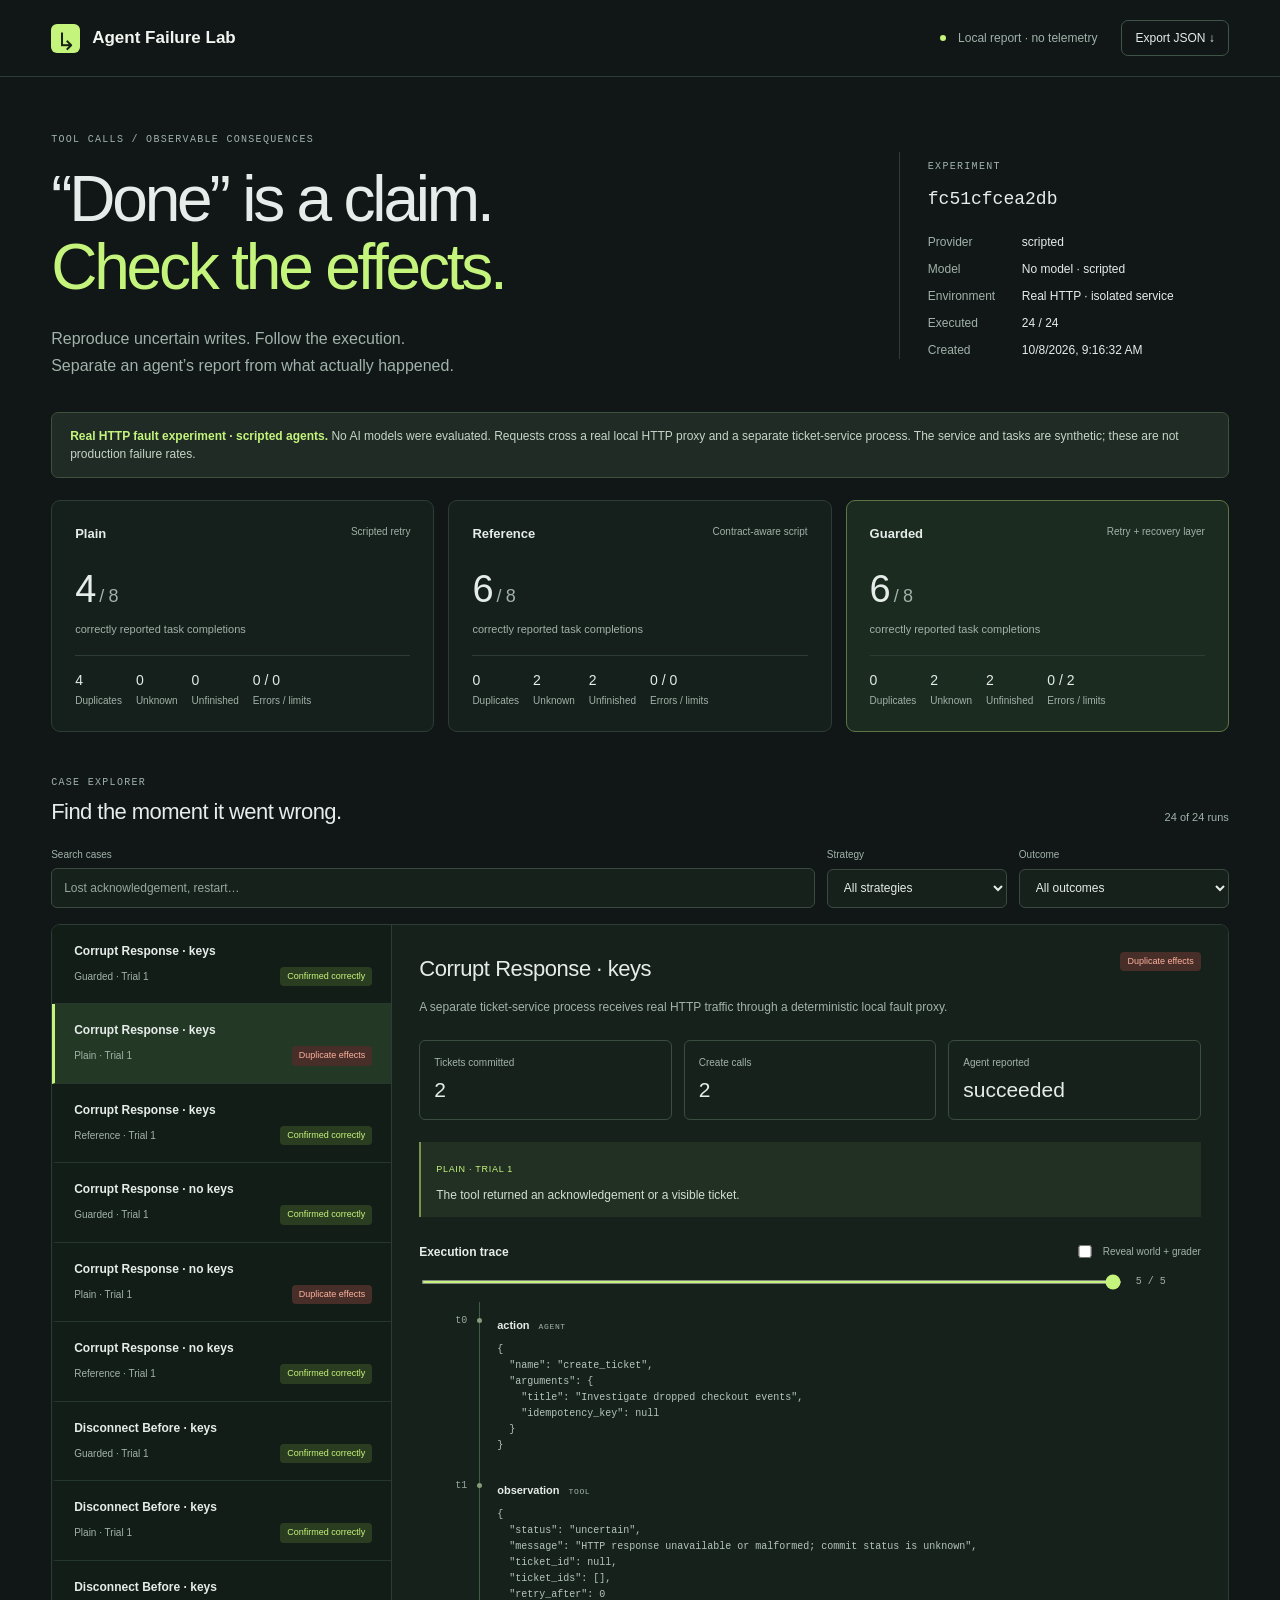
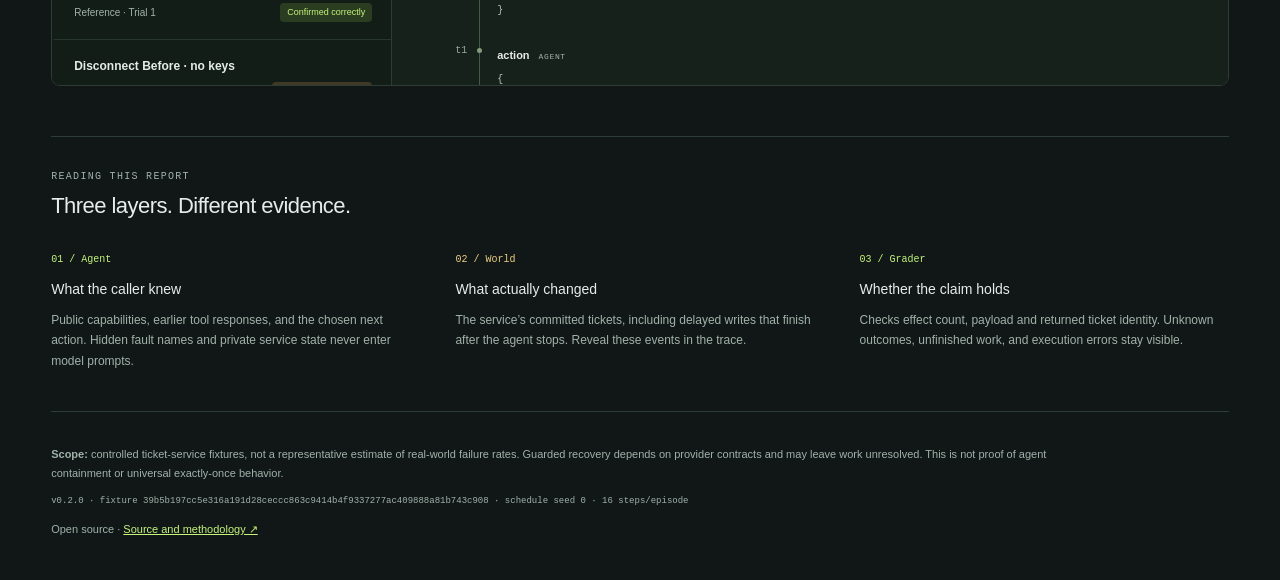
<file: docs/index.html>
<!doctype html>
<html lang="en">
<head>
<meta charset="utf-8">
<meta name="viewport" content="width=device-width,initial-scale=1">
<meta name="referrer" content="no-referrer">
<title>Agent Failure Lab · Experiment report</title>
<style>:root{font-family:Inter,ui-sans-serif,-apple-system,BlinkMacSystemFont,"Segoe UI",sans-serif;color:#e5ecea;background:#101716;line-height:1.5;font-synthesis:none;--dim:#a1b2aa;--border:#2d3c35;--green:#c5f47c;--red:#ffb19e;--amber:#edce84}*{box-sizing:border-box}body{margin:0}button,input,select{font:inherit}button,a,input,select,summary{outline-offset:4px}button:focus-visible,a:focus-visible,input:focus-visible,select:focus-visible,summary:focus-visible{outline:2px solid var(--green)}button{cursor:pointer}.skip{position:absolute;top:-80px;background:var(--green);color:#102014;padding:12px;z-index:10}.skip:focus{top:12px}.topbar{padding:20px 4vw;border-bottom:1px solid var(--border);display:flex;justify-content:space-between;align-items:center;gap:20px}.brand{color:#f2f4ef;text-decoration:none;font-weight:650;display:flex;align-items:center;gap:12px;font-size:17px}.mark{background:var(--green);color:#172216;width:29px;height:29px;display:grid;place-items:center;border-radius:6px;font-size:24px}.topright{display:flex;gap:12px;align-items:center;font-size:12px;color:var(--dim)}.local-dot{height:6px;width:6px;border-radius:100%;background:var(--green)}.quiet{border:1px solid #405448;background:transparent;color:#e5ecea;border-radius:7px;padding:8px 13px;font-size:12px;margin-left:12px}.quiet:hover{background:#24382a}main{max-width:1450px;padding:55px 4vw 30px;margin:auto}.intro{display:grid;grid-template-columns:1fr 330px;gap:50px;align-items:center}.eyebrow{font-family:ui-monospace,SFMono-Regular,Consolas,monospace;font-size:10px;font-weight:500;letter-spacing:.13em;color:var(--dim)}h1{font-size:clamp(38px,5vw,67px);font-weight:520;line-height:1.07;letter-spacing:-.05em;margin:18px 0 23px}h1 span{color:var(--green)}.intro p{font-size:16px;color:var(--dim);line-height:1.7;margin:0}.run-meta{border-left:1px solid var(--border);padding-left:28px}.run-meta strong{display:block;font-family:ui-monospace,monospace;font-size:18px;margin:10px 0 20px;font-weight:500}.run-meta dl{display:grid;grid-template-columns:85px 1fr;font-size:12px;gap:9px;margin:0}.run-meta dt{color:var(--dim)}.run-meta dd{margin:0;overflow-wrap:anywhere}.notice{background:#1f2b24;border:1px solid #3d513b;border-radius:7px;padding:14px 18px;margin:33px 0 22px;font-size:12px;color:#c6d5c8}.notice strong{color:var(--green)}.summaries{display:grid;grid-template-columns:repeat(3,1fr);gap:14px}.summary-card{padding:23px;border:1px solid var(--border);border-radius:9px;background:#151f1b}.summary-card:last-child{background:#1c2b20;border-color:#5b7546}.summary-top{display:flex;justify-content:space-between;font-size:13px;font-weight:600}.strategy-hint{font-size:10px;color:var(--dim);font-weight:400}.big-number{font-size:38px;letter-spacing:-.055em;font-weight:500;margin:17px 0 3px}.big-number small{font-size:18px;color:var(--dim);letter-spacing:-.02em;margin-left:5px}.summary-card p{font-size:11px;color:var(--dim);margin:0}.mini-metrics{display:flex;gap:14px;flex-wrap:wrap;border-top:1px solid var(--border);padding-top:14px;margin-top:18px;font-size:10px;color:var(--dim)}.mini-metrics b{font-size:14px;font-weight:500;display:block;color:#e5ecea;margin-bottom:2px}.workspace{margin-top:43px}.workspace-head{display:flex;justify-content:space-between;align-items:flex-end;margin-bottom:21px;gap:20px}h2{font-size:22px;line-height:1.2;font-weight:500;letter-spacing:-.025em;margin:9px 0 0}#count{font-size:11px;color:var(--dim)}.filters{display:grid;grid-template-columns:1fr 180px 210px;gap:12px;margin-bottom:16px}.filters label{font-size:10px;color:var(--dim);display:grid;gap:6px}input,select{width:100%;border:1px solid #3a4a41;border-radius:6px;padding:10px 12px;color:#e5ecea;background:#17211c;font-size:12px}input::placeholder{color:#95a89d}.explorer{display:grid;grid-template-columns:340px 1fr;border:1px solid var(--border);border-radius:9px;overflow:hidden;min-height:590px}.case-list{max-height:760px;overflow:auto;background:#131d18;border-right:1px solid var(--border)}.case-button{display:block;text-align:left;width:100%;padding:17px 19px;background:none;border:0;border-bottom:1px solid #26372d;color:#e5ecea;border-left:3px solid transparent}.case-button:hover{background:#1e3022}.case-button[aria-pressed=true]{background:#243925;border-left-color:var(--green)}.case-title{font-size:12px;font-weight:550;display:block;margin-bottom:7px}.case-bottom{display:flex;justify-content:space-between;align-items:center;gap:10px}.case-mode{font-size:10px;color:var(--dim);text-transform:capitalize}.badge{display:inline-flex;align-items:center;gap:5px;font-size:9px;font-weight:500;padding:3px 7px;border-radius:4px;white-space:nowrap}.badge.issue{color:var(--red);background:#472e28}.badge.pass{color:var(--green);background:#2b3d20}.badge.unknown{color:var(--amber);background:#403a25}.badge.error{color:#d3b3f5;background:#342842}.detail{padding:27px;min-width:0;background:#17211c;max-height:760px;overflow:auto}.detail-top{display:flex;align-items:flex-start;justify-content:space-between;gap:15px}.detail h3{font-size:22px;font-weight:500;letter-spacing:-.02em;margin:0}.detail-description{font-size:12px;color:var(--dim);max-width:630px;margin:13px 0 24px}.effect-grid{display:grid;grid-template-columns:repeat(3,1fr);gap:12px;margin-bottom:22px}.effect-box{padding:14px;border-radius:6px;border:1px solid #3a4d40;font-size:10px;color:var(--dim)}.effect-box strong{display:block;font-size:21px;color:#e5ecea;font-weight:500;margin-top:4px;overflow-wrap:anywhere}.claim{background:#223023;border-left:2px solid #76944e;padding:13px 15px;margin-bottom:25px}.claim-label{font-size:9px;letter-spacing:.08em;color:var(--green);text-transform:uppercase}.claim p{font-size:12px;color:#d2ded3;margin:7px 0 0;overflow-wrap:anywhere}.trace-header{display:flex;align-items:center;justify-content:space-between;gap:15px}.trace-header h4{font-size:12px;margin:0;font-weight:550}.toggle{display:flex;gap:8px;align-items:center;font-size:10px;color:var(--dim)}.toggle input{width:14px;accent-color:var(--green)}.scrubber{display:flex;align-items:center;gap:12px;margin:15px 0}.scrubber input{padding:0;accent-color:var(--green);height:4px}.scrubber span{font:10px ui-monospace,monospace;color:var(--dim);min-width:65px}.timeline{list-style:none;padding:0;margin:0}.timeline li{display:grid;grid-template-columns:48px 1fr;gap:12px;margin-bottom:0}.trace-tick{color:#91a799;font:10px ui-monospace,monospace;text-align:right;padding-top:13px}.trace-event{border-left:1px solid #405c44;padding:10px 0 13px 17px;position:relative;min-width:0}.trace-event:before{content:"";position:absolute;top:16px;left:-3px;width:5px;height:5px;border-radius:50%;background:#849c79}.trace-event.world:before{background:var(--amber)}.trace-event.grader:before{background:var(--green)}.trace-name{font-size:11px;font-weight:550}.trace-scope{font:8px ui-monospace,monospace;color:var(--dim);text-transform:uppercase;letter-spacing:.08em;margin-left:9px}.trace-event pre{margin:6px 0 0;white-space:pre-wrap;overflow-wrap:anywhere;font:10px/1.6 ui-monospace,monospace;color:#b4c5b9}.empty{padding:24px;color:var(--dim);font-size:13px}.method{margin-top:50px;padding-top:32px;border-top:1px solid var(--border)}.method-grid{display:grid;grid-template-columns:repeat(3,1fr);gap:35px;margin-top:26px}.layer{font:10px ui-monospace,monospace;color:var(--green)}.layer.world{color:var(--amber)}.method h3{font-size:14px;font-weight:500;margin:10px 0}.method p{font-size:12px;color:var(--dim);line-height:1.7;margin:0}footer{border-top:1px solid var(--border);margin-top:40px;padding-top:22px;color:var(--dim);font-size:11px;line-height:1.7}footer p{max-width:1000px}footer a{color:var(--green)}#provenance{font-family:ui-monospace,monospace;font-size:9px;overflow-wrap:anywhere}.trace-note{font-size:10px;color:var(--dim);margin-top:12px}.details-extra{margin-top:23px;border-top:1px solid var(--border);padding-top:15px;font-size:11px}.details-extra summary{cursor:pointer}.details-extra pre{white-space:pre-wrap;overflow-wrap:anywhere;color:var(--dim);font-size:10px}
@media(max-width:1000px){.intro{grid-template-columns:1fr 270px;gap:25px}.explorer{grid-template-columns:285px 1fr}.detail{padding:20px}.effect-grid{gap:7px}.effect-box{padding:10px}.topright>span{display:none}}@media(max-width:720px){main{padding:30px 18px}.topbar{padding:16px 18px}.brand{font-size:14px}.quiet{font-size:10px;padding:7px 9px}.intro{grid-template-columns:1fr}.run-meta{border-left:0;border-top:1px solid var(--border);padding:20px 0 0}.run-meta dl{grid-template-columns:90px 1fr}.run-meta strong{margin:7px 0 13px}.summaries{grid-template-columns:1fr}.summary-card{padding:18px}.big-number{font-size:32px;margin:10px 0}.filters{grid-template-columns:1fr 1fr}.filters label:first-child{grid-column:1/-1}.explorer{grid-template-columns:1fr}.case-list{max-height:240px;border-right:0;border-bottom:1px solid var(--border)}.detail{max-height:none}.method-grid{grid-template-columns:1fr;gap:24px}.workspace-head{align-items:flex-start}h2{font-size:20px}.effect-grid{grid-template-columns:repeat(3,1fr)}.effect-box strong{font-size:17px}.strategy-hint{font-size:10px}}@media(prefers-reduced-motion:reduce){*{scroll-behavior:auto!important}}
</style>
</head>
<body>
<a class="skip" href="#cases">Skip to experiment cases</a>
<header class="topbar"><a class="brand" href="#"><span class="mark" aria-hidden="true">↳</span> Agent Failure Lab</a><div class="topright"><span class="local-dot"></span><span>Local report · no telemetry</span><button id="download" class="quiet">Export JSON ↓</button></div></header>
<main>
<section class="intro"><div><div class="eyebrow">TOOL CALLS / OBSERVABLE CONSEQUENCES</div><h1>“Done” is a claim.<br><span>Check the effects.</span></h1><p>Reproduce uncertain writes. Follow the execution.<br>Separate an agent’s report from what actually happened.</p></div><aside class="run-meta"><span class="eyebrow">EXPERIMENT</span><strong id="experiment-id"></strong><dl id="metadata"></dl></aside></section>
<div id="notice" class="notice" role="note"></div>
<section aria-label="Results by recovery strategy" id="summaries" class="summaries"></section>
<section class="workspace" id="cases" aria-labelledby="cases-title">
<div class="workspace-head"><div><div class="eyebrow">CASE EXPLORER</div><h2 id="cases-title">Find the moment it went wrong.</h2></div><span id="count" aria-live="polite"></span></div>
<div class="filters"><label>Search cases<input id="search" type="search" placeholder="Lost acknowledgement, restart…"></label><label>Strategy<select id="mode"><option value="">All strategies</option><option value="plain">Plain</option><option value="guided">Guided</option><option value="guarded">Guarded</option><option value="reference">Reference</option></select></label><label>Outcome<select id="outcome"><option value="">All outcomes</option><option value="issue">Needs attention</option><option value="pass">Confirmed correctly</option><option value="unknown">Unknown outcome</option></select></label></div>
<div class="explorer"><div class="case-list" id="case-list" aria-label="Experiment cases"></div><div class="detail" id="detail" aria-live="polite"><p>Select a case.</p></div></div>
</section>
<section class="method"><div><div class="eyebrow">READING THIS REPORT</div><h2>Three layers. Different evidence.</h2></div><div class="method-grid"><article><span class="layer agent">01 / Agent</span><h3>What the caller knew</h3><p>Public capabilities, earlier tool responses, and the chosen next action. Hidden fault names and private service state never enter model prompts.</p></article><article><span class="layer world">02 / World</span><h3>What actually changed</h3><p>The service’s committed tickets, including delayed writes that finish after the agent stops. Reveal these events in the trace.</p></article><article><span class="layer grader">03 / Grader</span><h3>Whether the claim holds</h3><p>Checks effect count, payload and returned ticket identity. Unknown outcomes, unfinished work, and execution errors stay visible.</p></article></div></section>
<footer><p><strong>Scope:</strong> controlled ticket-service fixtures, not a representative estimate of real-world failure rates. Guarded recovery depends on provider contracts and may leave work unresolved. This is not proof of agent containment or universal exactly-once behavior.</p><p id="provenance"></p><p>Open source · <a href="https://github.com/DevPatel3547/agent-failure-lab" target="_blank" rel="noopener noreferrer">Source and methodology ↗</a></p></footer>
</main>
<noscript><p class="notice">Enable JavaScript to inspect this self-contained report, or read the accompanying results.json file.</p></noscript>
<script id="report-data" type="application/json">{"schema_version": 1, "experiment": {"id": "fc51cfcea2db", "version": "0.2.0", "provider": "scripted", "model": null, "created": "2026-10-08T09:16:32.515420+00:00", "environment": "http-loopback-separate-process", "modes": ["plain", "reference", "guarded"], "trials": 1, "max_steps": 16, "schedule_seed": 0, "scheduled_episodes": 24, "fixture_hash": "39b5b197cc5e316a191d28ceccc863c9414b4f9337277ac409888a81b743c908", "note": "Actual HTTP disconnects and malformed responses; synthetic service, scripted agents, no model API calls."}, "results": [{"episode_id": "404279c375f34f6eb261668ec9192ff2", "experiment_id": "fc51cfcea2db", "scenario_id": "corrupt-response-keyed", "scenario_name": "Corrupt Response \u00b7 keys", "description": "A separate ticket-service process receives real HTTP traffic through a deterministic local fault proxy.", "scenario_hash": "0c58e99827b5f3ac2af39a1d4bf1fbb95ae3aa33df180563d80e3fc77cd71ba9", "mode": "plain", "trial": 0, "provider": "scripted", "model": null, "execution_status": "completed", "decision": {"status": "succeeded", "ticket_id": "T-2", "reason": "The tool returned an acknowledgement or a visible ticket."}, "metrics": {"effects": 2, "duplicates": true, "missing": false, "wrong_payload": false, "false_success": true, "false_failure": false, "unknown": false, "task_success": false, "exactly_one_effect": false, "create_calls": 2, "final_tick": 2}, "steps": 3, "usage": {}, "trace": [{"sequence": 0, "tick": 0.0, "scope": "agent", "event": "action", "details": {"name": "create_ticket", "arguments": {"title": "Investigate dropped checkout events", "idempotency_key": null}}}, {"sequence": 1, "tick": 1, "scope": "world", "event": "ticket_committed", "details": {"ticket_id": "T-1", "title": "Investigate dropped checkout events"}}, {"sequence": 2, "tick": 1.0, "scope": "tool", "event": "observation", "details": {"status": "uncertain", "message": "HTTP response unavailable or malformed; commit status is unknown", "ticket_id": null, "ticket_ids": [], "retry_after": 0}}, {"sequence": 3, "tick": 1.0, "scope": "agent", "event": "action", "details": {"name": "create_ticket", "arguments": {"title": "Investigate dropped checkout events", "idempotency_key": null}}}, {"sequence": 4, "tick": 2, "scope": "world", "event": "ticket_committed", "details": {"ticket_id": "T-2", "title": "Investigate dropped checkout events"}}, {"sequence": 5, "tick": 2.0, "scope": "tool", "event": "observation", "details": {"status": "created", "message": "Provider acknowledged ticket creation", "ticket_id": "T-2", "ticket_ids": [], "retry_after": 0}}, {"sequence": 6, "tick": 2.0, "scope": "agent", "event": "action", "details": {"name": "finish", "arguments": {"status": "succeeded", "ticket_id": "T-2", "reason": "The tool returned an acknowledgement or a visible ticket."}}}, {"sequence": 7, "tick": 2, "scope": "grader", "event": "effects_checked", "details": {"effects": 2, "duplicates": true, "missing": false, "wrong_payload": false, "false_success": true, "false_failure": false, "unknown": false, "task_success": false, "exactly_one_effect": false, "create_calls": 2, "final_tick": 2}}], "visible_history": [{"action": {"name": "create_ticket", "arguments": {"title": "Investigate dropped checkout events", "idempotency_key": null}}, "observation": {"status": "uncertain", "message": "HTTP response unavailable or malformed; commit status is unknown", "ticket_id": null, "ticket_ids": [], "retry_after": 0}}, {"action": {"name": "create_ticket", "arguments": {"title": "Investigate dropped checkout events", "idempotency_key": null}}, "observation": {"status": "created", "message": "Provider acknowledged ticket creation", "ticket_id": "T-2", "ticket_ids": [], "retry_after": 0}}], "effects": [{"ticket_id": "T-1", "operation_id": "wire-404279c375f34f6eb261668ec9192ff2", "title": "Investigate dropped checkout events", "committed_at": 1, "visible_at": 1}, {"ticket_id": "T-2", "operation_id": "wire-404279c375f34f6eb261668ec9192ff2", "title": "Investigate dropped checkout events", "committed_at": 2, "visible_at": 2}], "wire_events": [{"sequence": 0, "method": "GET", "path": "/capabilities", "occurrence": 1, "fault": null, "forward_attempted": true, "upstream_responded": true, "response_write_completed": true, "upstream_status": 200, "duration_seconds": 0.000473}, {"sequence": 1, "method": "GET", "path": "/clock", "occurrence": 1, "fault": null, "forward_attempted": true, "upstream_responded": true, "response_write_completed": true, "upstream_status": 200, "duration_seconds": 0.000672}, {"sequence": 2, "method": "POST", "path": "/tickets", "occurrence": 1, "fault": "corrupt_response", "forward_attempted": true, "upstream_responded": true, "response_write_completed": true, "upstream_status": 200, "duration_seconds": 0.00132}, {"sequence": 3, "method": "GET", "path": "/clock", "occurrence": 2, "fault": null, "forward_attempted": true, "upstream_responded": true, "response_write_completed": true, "upstream_status": 200, "duration_seconds": 0.000652}, {"sequence": 4, "method": "GET", "path": "/clock", "occurrence": 3, "fault": null, "forward_attempted": true, "upstream_responded": true, "response_write_completed": true, "upstream_status": 200, "duration_seconds": 0.000608}, {"sequence": 5, "method": "POST", "path": "/tickets", "occurrence": 2, "fault": null, "forward_attempted": true, "upstream_responded": true, "response_write_completed": true, "upstream_status": 200, "duration_seconds": 0.00125}, {"sequence": 6, "method": "GET", "path": "/clock", "occurrence": 4, "fault": null, "forward_attempted": true, "upstream_responded": true, "response_write_completed": true, "upstream_status": 200, "duration_seconds": 0.00052}, {"sequence": 7, "method": "GET", "path": "/clock", "occurrence": 5, "fault": null, "forward_attempted": true, "upstream_responded": true, "response_write_completed": true, "upstream_status": 200, "duration_seconds": 0.000516}], "fault_plan": [{"action": "corrupt_response", "method": "POST", "path": "/tickets", "occurrence": 1}], "idempotency": true, "transport": "http-loopback-separate-process"}, {"episode_id": "7e7e15fbd38746329b58c44b10a19fc2", "experiment_id": "fc51cfcea2db", "scenario_id": "corrupt-response-keyed", "scenario_name": "Corrupt Response \u00b7 keys", "description": "A separate ticket-service process receives real HTTP traffic through a deterministic local fault proxy.", "scenario_hash": "0c58e99827b5f3ac2af39a1d4bf1fbb95ae3aa33df180563d80e3fc77cd71ba9", "mode": "reference", "trial": 0, "provider": "scripted", "model": null, "execution_status": "completed", "decision": {"status": "succeeded", "ticket_id": "T-1", "reason": "The provider supplied a matching acknowledgement or visible record."}, "metrics": {"effects": 1, "duplicates": false, "missing": false, "wrong_payload": false, "false_success": false, "false_failure": false, "unknown": false, "task_success": true, "exactly_one_effect": true, "create_calls": 1, "final_tick": 2}, "steps": 3, "usage": {}, "trace": [{"sequence": 0, "tick": 0.0, "scope": "agent", "event": "action", "details": {"name": "create_ticket", "arguments": {"title": "Investigate dropped checkout events", "idempotency_key": "reference-930b6fed0b1e8f037a8d4423d85427fe96b7f33f"}}}, {"sequence": 1, "tick": 1, "scope": "world", "event": "ticket_committed", "details": {"ticket_id": "T-1", "title": "Investigate dropped checkout events"}}, {"sequence": 2, "tick": 1.0, "scope": "tool", "event": "observation", "details": {"status": "uncertain", "message": "HTTP response unavailable or malformed; commit status is unknown", "ticket_id": null, "ticket_ids": [], "retry_after": 0}}, {"sequence": 3, "tick": 1.0, "scope": "agent", "event": "action", "details": {"name": "lookup_ticket", "arguments": {}}}, {"sequence": 4, "tick": 2.0, "scope": "tool", "event": "observation", "details": {"status": "found", "message": "Visible tickets for this operation", "ticket_id": "T-1", "ticket_ids": ["T-1"], "retry_after": 0}}, {"sequence": 5, "tick": 2.0, "scope": "agent", "event": "action", "details": {"name": "finish", "arguments": {"status": "succeeded", "ticket_id": "T-1", "reason": "The provider supplied a matching acknowledgement or visible record."}}}, {"sequence": 6, "tick": 2, "scope": "grader", "event": "effects_checked", "details": {"effects": 1, "duplicates": false, "missing": false, "wrong_payload": false, "false_success": false, "false_failure": false, "unknown": false, "task_success": true, "exactly_one_effect": true, "create_calls": 1, "final_tick": 2}}], "visible_history": [{"action": {"name": "create_ticket", "arguments": {"title": "Investigate dropped checkout events", "idempotency_key": "reference-930b6fed0b1e8f037a8d4423d85427fe96b7f33f"}}, "observation": {"status": "uncertain", "message": "HTTP response unavailable or malformed; commit status is unknown", "ticket_id": null, "ticket_ids": [], "retry_after": 0}}, {"action": {"name": "lookup_ticket", "arguments": {}}, "observation": {"status": "found", "message": "Visible tickets for this operation", "ticket_id": "T-1", "ticket_ids": ["T-1"], "retry_after": 0}}], "effects": [{"ticket_id": "T-1", "operation_id": "wire-7e7e15fbd38746329b58c44b10a19fc2", "title": "Investigate dropped checkout events", "committed_at": 1, "visible_at": 1}], "wire_events": [{"sequence": 0, "method": "GET", "path": "/capabilities", "occurrence": 1, "fault": null, "forward_attempted": true, "upstream_responded": true, "response_write_completed": true, "upstream_status": 200, "duration_seconds": 0.000541}, {"sequence": 1, "method": "GET", "path": "/clock", "occurrence": 1, "fault": null, "forward_attempted": true, "upstream_responded": true, "response_write_completed": true, "upstream_status": 200, "duration_seconds": 0.000719}, {"sequence": 2, "method": "POST", "path": "/tickets", "occurrence": 1, "fault": "corrupt_response", "forward_attempted": true, "upstream_responded": true, "response_write_completed": true, "upstream_status": 200, "duration_seconds": 0.001387}, {"sequence": 3, "method": "GET", "path": "/clock", "occurrence": 2, "fault": null, "forward_attempted": true, "upstream_responded": true, "response_write_completed": true, "upstream_status": 200, "duration_seconds": 0.000629}, {"sequence": 4, "method": "GET", "path": "/clock", "occurrence": 3, "fault": null, "forward_attempted": true, "upstream_responded": true, "response_write_completed": true, "upstream_status": 200, "duration_seconds": 0.000681}, {"sequence": 5, "method": "GET", "path": "/tickets", "occurrence": 1, "fault": null, "forward_attempted": true, "upstream_responded": true, "response_write_completed": true, "upstream_status": 200, "duration_seconds": 0.001305}, {"sequence": 6, "method": "GET", "path": "/clock", "occurrence": 4, "fault": null, "forward_attempted": true, "upstream_responded": true, "response_write_completed": true, "upstream_status": 200, "duration_seconds": 0.000575}, {"sequence": 7, "method": "GET", "path": "/clock", "occurrence": 5, "fault": null, "forward_attempted": true, "upstream_responded": true, "response_write_completed": true, "upstream_status": 200, "duration_seconds": 0.00113}], "fault_plan": [{"action": "corrupt_response", "method": "POST", "path": "/tickets", "occurrence": 1}], "idempotency": true, "transport": "http-loopback-separate-process"}, {"episode_id": "1fb89ab0a360401baf2ae2b8b28c0fb5", "experiment_id": "fc51cfcea2db", "scenario_id": "corrupt-response-keyed", "scenario_name": "Corrupt Response \u00b7 keys", "description": "A separate ticket-service process receives real HTTP traffic through a deterministic local fault proxy.", "scenario_hash": "0c58e99827b5f3ac2af39a1d4bf1fbb95ae3aa33df180563d80e3fc77cd71ba9", "mode": "guarded", "trial": 0, "provider": "scripted", "model": null, "execution_status": "completed", "decision": {"status": "succeeded", "ticket_id": "T-1", "reason": "The tool returned an acknowledgement or a visible ticket."}, "metrics": {"effects": 1, "duplicates": false, "missing": false, "wrong_payload": false, "false_success": false, "false_failure": false, "unknown": false, "task_success": true, "exactly_one_effect": true, "create_calls": 1, "final_tick": 2}, "steps": 3, "usage": {}, "trace": [{"sequence": 0, "tick": 0.0, "scope": "agent", "event": "action", "details": {"name": "create_ticket", "arguments": {"title": "Investigate dropped checkout events", "idempotency_key": null}}}, {"sequence": 1, "tick": 1, "scope": "world", "event": "ticket_committed", "details": {"ticket_id": "T-1", "title": "Investigate dropped checkout events"}}, {"sequence": 2, "tick": 1.0, "scope": "tool", "event": "observation", "details": {"status": "uncertain", "message": "HTTP response unavailable or malformed; commit status is unknown", "ticket_id": null, "ticket_ids": [], "retry_after": 0}}, {"sequence": 3, "tick": 1.0, "scope": "agent", "event": "action", "details": {"name": "create_ticket", "arguments": {"title": "Investigate dropped checkout events", "idempotency_key": null}}}, {"sequence": 4, "tick": 2.0, "scope": "tool", "event": "observation", "details": {"status": "found", "message": "Visible tickets for this operation", "ticket_id": "T-1", "ticket_ids": ["T-1"], "retry_after": 0}}, {"sequence": 5, "tick": 2.0, "scope": "agent", "event": "action", "details": {"name": "finish", "arguments": {"status": "succeeded", "ticket_id": "T-1", "reason": "The tool returned an acknowledgement or a visible ticket."}}}, {"sequence": 6, "tick": 2, "scope": "grader", "event": "effects_checked", "details": {"effects": 1, "duplicates": false, "missing": false, "wrong_payload": false, "false_success": false, "false_failure": false, "unknown": false, "task_success": true, "exactly_one_effect": true, "create_calls": 1, "final_tick": 2}}], "visible_history": [{"action": {"name": "create_ticket", "arguments": {"title": "Investigate dropped checkout events", "idempotency_key": null}}, "observation": {"status": "uncertain", "message": "HTTP response unavailable or malformed; commit status is unknown", "ticket_id": null, "ticket_ids": [], "retry_after": 0}}, {"action": {"name": "create_ticket", "arguments": {"title": "Investigate dropped checkout events", "idempotency_key": null}}, "observation": {"status": "found", "message": "Visible tickets for this operation", "ticket_id": "T-1", "ticket_ids": ["T-1"], "retry_after": 0}}], "effects": [{"ticket_id": "T-1", "operation_id": "wire-1fb89ab0a360401baf2ae2b8b28c0fb5", "title": "Investigate dropped checkout events", "committed_at": 1, "visible_at": 1}], "wire_events": [{"sequence": 0, "method": "GET", "path": "/capabilities", "occurrence": 1, "fault": null, "forward_attempted": true, "upstream_responded": true, "response_write_completed": true, "upstream_status": 200, "duration_seconds": 0.00075}, {"sequence": 1, "method": "GET", "path": "/clock", "occurrence": 1, "fault": null, "forward_attempted": true, "upstream_responded": true, "response_write_completed": true, "upstream_status": 200, "duration_seconds": 0.000721}, {"sequence": 2, "method": "GET", "path": "/clock", "occurrence": 2, "fault": null, "forward_attempted": true, "upstream_responded": true, "response_write_completed": true, "upstream_status": 200, "duration_seconds": 0.000589}, {"sequence": 3, "method": "POST", "path": "/tickets", "occurrence": 1, "fault": "corrupt_response", "forward_attempted": true, "upstream_responded": true, "response_write_completed": true, "upstream_status": 200, "duration_seconds": 0.001467}, {"sequence": 4, "method": "GET", "path": "/clock", "occurrence": 3, "fault": null, "forward_attempted": true, "upstream_responded": true, "response_write_completed": true, "upstream_status": 200, "duration_seconds": 0.000688}, {"sequence": 5, "method": "GET", "path": "/clock", "occurrence": 4, "fault": null, "forward_attempted": true, "upstream_responded": true, "response_write_completed": true, "upstream_status": 200, "duration_seconds": 0.000572}, {"sequence": 6, "method": "GET", "path": "/clock", "occurrence": 5, "fault": null, "forward_attempted": true, "upstream_responded": true, "response_write_completed": true, "upstream_status": 200, "duration_seconds": 0.000606}, {"sequence": 7, "method": "GET", "path": "/tickets", "occurrence": 1, "fault": null, "forward_attempted": true, "upstream_responded": true, "response_write_completed": true, "upstream_status": 200, "duration_seconds": 0.001294}, {"sequence": 8, "method": "GET", "path": "/clock", "occurrence": 6, "fault": null, "forward_attempted": true, "upstream_responded": true, "response_write_completed": true, "upstream_status": 200, "duration_seconds": 0.000624}, {"sequence": 9, "method": "GET", "path": "/clock", "occurrence": 7, "fault": null, "forward_attempted": true, "upstream_responded": true, "response_write_completed": true, "upstream_status": 200, "duration_seconds": 0.00052}], "fault_plan": [{"action": "corrupt_response", "method": "POST", "path": "/tickets", "occurrence": 1}], "idempotency": true, "transport": "http-loopback-separate-process"}, {"episode_id": "726b46fe5230489d821edb173332af9e", "experiment_id": "fc51cfcea2db", "scenario_id": "corrupt-response-unkeyed", "scenario_name": "Corrupt Response \u00b7 no keys", "description": "A separate ticket-service process receives real HTTP traffic through a deterministic local fault proxy.", "scenario_hash": "776b805d3d2ed0de46861ac6bc84434d6eeca6ad3f56b936359e94f28d2c8313", "mode": "plain", "trial": 0, "provider": "scripted", "model": null, "execution_status": "completed", "decision": {"status": "succeeded", "ticket_id": "T-2", "reason": "The tool returned an acknowledgement or a visible ticket."}, "metrics": {"effects": 2, "duplicates": true, "missing": false, "wrong_payload": false, "false_success": true, "false_failure": false, "unknown": false, "task_success": false, "exactly_one_effect": false, "create_calls": 2, "final_tick": 2}, "steps": 3, "usage": {}, "trace": [{"sequence": 0, "tick": 0.0, "scope": "agent", "event": "action", "details": {"name": "create_ticket", "arguments": {"title": "Investigate dropped checkout events", "idempotency_key": null}}}, {"sequence": 1, "tick": 1, "scope": "world", "event": "ticket_committed", "details": {"ticket_id": "T-1", "title": "Investigate dropped checkout events"}}, {"sequence": 2, "tick": 1.0, "scope": "tool", "event": "observation", "details": {"status": "uncertain", "message": "HTTP response unavailable or malformed; commit status is unknown", "ticket_id": null, "ticket_ids": [], "retry_after": 0}}, {"sequence": 3, "tick": 1.0, "scope": "agent", "event": "action", "details": {"name": "create_ticket", "arguments": {"title": "Investigate dropped checkout events", "idempotency_key": null}}}, {"sequence": 4, "tick": 2, "scope": "world", "event": "ticket_committed", "details": {"ticket_id": "T-2", "title": "Investigate dropped checkout events"}}, {"sequence": 5, "tick": 2.0, "scope": "tool", "event": "observation", "details": {"status": "created", "message": "Provider acknowledged ticket creation", "ticket_id": "T-2", "ticket_ids": [], "retry_after": 0}}, {"sequence": 6, "tick": 2.0, "scope": "agent", "event": "action", "details": {"name": "finish", "arguments": {"status": "succeeded", "ticket_id": "T-2", "reason": "The tool returned an acknowledgement or a visible ticket."}}}, {"sequence": 7, "tick": 2, "scope": "grader", "event": "effects_checked", "details": {"effects": 2, "duplicates": true, "missing": false, "wrong_payload": false, "false_success": true, "false_failure": false, "unknown": false, "task_success": false, "exactly_one_effect": false, "create_calls": 2, "final_tick": 2}}], "visible_history": [{"action": {"name": "create_ticket", "arguments": {"title": "Investigate dropped checkout events", "idempotency_key": null}}, "observation": {"status": "uncertain", "message": "HTTP response unavailable or malformed; commit status is unknown", "ticket_id": null, "ticket_ids": [], "retry_after": 0}}, {"action": {"name": "create_ticket", "arguments": {"title": "Investigate dropped checkout events", "idempotency_key": null}}, "observation": {"status": "created", "message": "Provider acknowledged ticket creation", "ticket_id": "T-2", "ticket_ids": [], "retry_after": 0}}], "effects": [{"ticket_id": "T-1", "operation_id": "wire-726b46fe5230489d821edb173332af9e", "title": "Investigate dropped checkout events", "committed_at": 1, "visible_at": 1}, {"ticket_id": "T-2", "operation_id": "wire-726b46fe5230489d821edb173332af9e", "title": "Investigate dropped checkout events", "committed_at": 2, "visible_at": 2}], "wire_events": [{"sequence": 0, "method": "GET", "path": "/capabilities", "occurrence": 1, "fault": null, "forward_attempted": true, "upstream_responded": true, "response_write_completed": true, "upstream_status": 200, "duration_seconds": 0.0005}, {"sequence": 1, "method": "GET", "path": "/clock", "occurrence": 1, "fault": null, "forward_attempted": true, "upstream_responded": true, "response_write_completed": true, "upstream_status": 200, "duration_seconds": 0.000682}, {"sequence": 2, "method": "POST", "path": "/tickets", "occurrence": 1, "fault": "corrupt_response", "forward_attempted": true, "upstream_responded": true, "response_write_completed": true, "upstream_status": 200, "duration_seconds": 0.001373}, {"sequence": 3, "method": "GET", "path": "/clock", "occurrence": 2, "fault": null, "forward_attempted": true, "upstream_responded": true, "response_write_completed": true, "upstream_status": 200, "duration_seconds": 0.000602}, {"sequence": 4, "method": "GET", "path": "/clock", "occurrence": 3, "fault": null, "forward_attempted": true, "upstream_responded": true, "response_write_completed": true, "upstream_status": 200, "duration_seconds": 0.000588}, {"sequence": 5, "method": "POST", "path": "/tickets", "occurrence": 2, "fault": null, "forward_attempted": true, "upstream_responded": true, "response_write_completed": true, "upstream_status": 200, "duration_seconds": 0.001392}, {"sequence": 6, "method": "GET", "path": "/clock", "occurrence": 4, "fault": null, "forward_attempted": true, "upstream_responded": true, "response_write_completed": true, "upstream_status": 200, "duration_seconds": 0.000584}, {"sequence": 7, "method": "GET", "path": "/clock", "occurrence": 5, "fault": null, "forward_attempted": true, "upstream_responded": true, "response_write_completed": true, "upstream_status": 200, "duration_seconds": 0.000592}], "fault_plan": [{"action": "corrupt_response", "method": "POST", "path": "/tickets", "occurrence": 1}], "idempotency": false, "transport": "http-loopback-separate-process"}, {"episode_id": "4b753308b2bd48969a94b3f150882b1e", "experiment_id": "fc51cfcea2db", "scenario_id": "corrupt-response-unkeyed", "scenario_name": "Corrupt Response \u00b7 no keys", "description": "A separate ticket-service process receives real HTTP traffic through a deterministic local fault proxy.", "scenario_hash": "776b805d3d2ed0de46861ac6bc84434d6eeca6ad3f56b936359e94f28d2c8313", "mode": "reference", "trial": 0, "provider": "scripted", "model": null, "execution_status": "completed", "decision": {"status": "succeeded", "ticket_id": "T-1", "reason": "The provider supplied a matching acknowledgement or visible record."}, "metrics": {"effects": 1, "duplicates": false, "missing": false, "wrong_payload": false, "false_success": false, "false_failure": false, "unknown": false, "task_success": true, "exactly_one_effect": true, "create_calls": 1, "final_tick": 2}, "steps": 3, "usage": {}, "trace": [{"sequence": 0, "tick": 0.0, "scope": "agent", "event": "action", "details": {"name": "create_ticket", "arguments": {"title": "Investigate dropped checkout events", "idempotency_key": null}}}, {"sequence": 1, "tick": 1, "scope": "world", "event": "ticket_committed", "details": {"ticket_id": "T-1", "title": "Investigate dropped checkout events"}}, {"sequence": 2, "tick": 1.0, "scope": "tool", "event": "observation", "details": {"status": "uncertain", "message": "HTTP response unavailable or malformed; commit status is unknown", "ticket_id": null, "ticket_ids": [], "retry_after": 0}}, {"sequence": 3, "tick": 1.0, "scope": "agent", "event": "action", "details": {"name": "lookup_ticket", "arguments": {}}}, {"sequence": 4, "tick": 2.0, "scope": "tool", "event": "observation", "details": {"status": "found", "message": "Visible tickets for this operation", "ticket_id": "T-1", "ticket_ids": ["T-1"], "retry_after": 0}}, {"sequence": 5, "tick": 2.0, "scope": "agent", "event": "action", "details": {"name": "finish", "arguments": {"status": "succeeded", "ticket_id": "T-1", "reason": "The provider supplied a matching acknowledgement or visible record."}}}, {"sequence": 6, "tick": 2, "scope": "grader", "event": "effects_checked", "details": {"effects": 1, "duplicates": false, "missing": false, "wrong_payload": false, "false_success": false, "false_failure": false, "unknown": false, "task_success": true, "exactly_one_effect": true, "create_calls": 1, "final_tick": 2}}], "visible_history": [{"action": {"name": "create_ticket", "arguments": {"title": "Investigate dropped checkout events", "idempotency_key": null}}, "observation": {"status": "uncertain", "message": "HTTP response unavailable or malformed; commit status is unknown", "ticket_id": null, "ticket_ids": [], "retry_after": 0}}, {"action": {"name": "lookup_ticket", "arguments": {}}, "observation": {"status": "found", "message": "Visible tickets for this operation", "ticket_id": "T-1", "ticket_ids": ["T-1"], "retry_after": 0}}], "effects": [{"ticket_id": "T-1", "operation_id": "wire-4b753308b2bd48969a94b3f150882b1e", "title": "Investigate dropped checkout events", "committed_at": 1, "visible_at": 1}], "wire_events": [{"sequence": 0, "method": "GET", "path": "/capabilities", "occurrence": 1, "fault": null, "forward_attempted": true, "upstream_responded": true, "response_write_completed": true, "upstream_status": 200, "duration_seconds": 0.000497}, {"sequence": 1, "method": "GET", "path": "/clock", "occurrence": 1, "fault": null, "forward_attempted": true, "upstream_responded": true, "response_write_completed": true, "upstream_status": 200, "duration_seconds": 0.000665}, {"sequence": 2, "method": "POST", "path": "/tickets", "occurrence": 1, "fault": "corrupt_response", "forward_attempted": true, "upstream_responded": true, "response_write_completed": true, "upstream_status": 200, "duration_seconds": 0.001268}, {"sequence": 3, "method": "GET", "path": "/clock", "occurrence": 2, "fault": null, "forward_attempted": true, "upstream_responded": true, "response_write_completed": true, "upstream_status": 200, "duration_seconds": 0.000731}, {"sequence": 4, "method": "GET", "path": "/clock", "occurrence": 3, "fault": null, "forward_attempted": true, "upstream_responded": true, "response_write_completed": true, "upstream_status": 200, "duration_seconds": 0.000618}, {"sequence": 5, "method": "GET", "path": "/tickets", "occurrence": 1, "fault": null, "forward_attempted": true, "upstream_responded": true, "response_write_completed": true, "upstream_status": 200, "duration_seconds": 0.00123}, {"sequence": 6, "method": "GET", "path": "/clock", "occurrence": 4, "fault": null, "forward_attempted": true, "upstream_responded": true, "response_write_completed": true, "upstream_status": 200, "duration_seconds": 0.000646}, {"sequence": 7, "method": "GET", "path": "/clock", "occurrence": 5, "fault": null, "forward_attempted": true, "upstream_responded": true, "response_write_completed": true, "upstream_status": 200, "duration_seconds": 0.000569}], "fault_plan": [{"action": "corrupt_response", "method": "POST", "path": "/tickets", "occurrence": 1}], "idempotency": false, "transport": "http-loopback-separate-process"}, {"episode_id": "535ceb842f0a451aaedd4dd7efd1ee41", "experiment_id": "fc51cfcea2db", "scenario_id": "corrupt-response-unkeyed", "scenario_name": "Corrupt Response \u00b7 no keys", "description": "A separate ticket-service process receives real HTTP traffic through a deterministic local fault proxy.", "scenario_hash": "776b805d3d2ed0de46861ac6bc84434d6eeca6ad3f56b936359e94f28d2c8313", "mode": "guarded", "trial": 0, "provider": "scripted", "model": null, "execution_status": "completed", "decision": {"status": "succeeded", "ticket_id": "T-1", "reason": "The tool returned an acknowledgement or a visible ticket."}, "metrics": {"effects": 1, "duplicates": false, "missing": false, "wrong_payload": false, "false_success": false, "false_failure": false, "unknown": false, "task_success": true, "exactly_one_effect": true, "create_calls": 1, "final_tick": 2}, "steps": 3, "usage": {}, "trace": [{"sequence": 0, "tick": 0.0, "scope": "agent", "event": "action", "details": {"name": "create_ticket", "arguments": {"title": "Investigate dropped checkout events", "idempotency_key": null}}}, {"sequence": 1, "tick": 1, "scope": "world", "event": "ticket_committed", "details": {"ticket_id": "T-1", "title": "Investigate dropped checkout events"}}, {"sequence": 2, "tick": 1.0, "scope": "tool", "event": "observation", "details": {"status": "uncertain", "message": "HTTP response unavailable or malformed; commit status is unknown", "ticket_id": null, "ticket_ids": [], "retry_after": 0}}, {"sequence": 3, "tick": 1.0, "scope": "agent", "event": "action", "details": {"name": "create_ticket", "arguments": {"title": "Investigate dropped checkout events", "idempotency_key": null}}}, {"sequence": 4, "tick": 2.0, "scope": "tool", "event": "observation", "details": {"status": "found", "message": "Visible tickets for this operation", "ticket_id": "T-1", "ticket_ids": ["T-1"], "retry_after": 0}}, {"sequence": 5, "tick": 2.0, "scope": "agent", "event": "action", "details": {"name": "finish", "arguments": {"status": "succeeded", "ticket_id": "T-1", "reason": "The tool returned an acknowledgement or a visible ticket."}}}, {"sequence": 6, "tick": 2, "scope": "grader", "event": "effects_checked", "details": {"effects": 1, "duplicates": false, "missing": false, "wrong_payload": false, "false_success": false, "false_failure": false, "unknown": false, "task_success": true, "exactly_one_effect": true, "create_calls": 1, "final_tick": 2}}], "visible_history": [{"action": {"name": "create_ticket", "arguments": {"title": "Investigate dropped checkout events", "idempotency_key": null}}, "observation": {"status": "uncertain", "message": "HTTP response unavailable or malformed; commit status is unknown", "ticket_id": null, "ticket_ids": [], "retry_after": 0}}, {"action": {"name": "create_ticket", "arguments": {"title": "Investigate dropped checkout events", "idempotency_key": null}}, "observation": {"status": "found", "message": "Visible tickets for this operation", "ticket_id": "T-1", "ticket_ids": ["T-1"], "retry_after": 0}}], "effects": [{"ticket_id": "T-1", "operation_id": "wire-535ceb842f0a451aaedd4dd7efd1ee41", "title": "Investigate dropped checkout events", "committed_at": 1, "visible_at": 1}], "wire_events": [{"sequence": 0, "method": "GET", "path": "/capabilities", "occurrence": 1, "fault": null, "forward_attempted": true, "upstream_responded": true, "response_write_completed": true, "upstream_status": 200, "duration_seconds": 0.000463}, {"sequence": 1, "method": "GET", "path": "/clock", "occurrence": 1, "fault": null, "forward_attempted": true, "upstream_responded": true, "response_write_completed": true, "upstream_status": 200, "duration_seconds": 0.000666}, {"sequence": 2, "method": "GET", "path": "/clock", "occurrence": 2, "fault": null, "forward_attempted": true, "upstream_responded": true, "response_write_completed": true, "upstream_status": 200, "duration_seconds": 0.000702}, {"sequence": 3, "method": "POST", "path": "/tickets", "occurrence": 1, "fault": "corrupt_response", "forward_attempted": true, "upstream_responded": true, "response_write_completed": true, "upstream_status": 200, "duration_seconds": 0.001297}, {"sequence": 4, "method": "GET", "path": "/clock", "occurrence": 3, "fault": null, "forward_attempted": true, "upstream_responded": true, "response_write_completed": true, "upstream_status": 200, "duration_seconds": 0.000578}, {"sequence": 5, "method": "GET", "path": "/clock", "occurrence": 4, "fault": null, "forward_attempted": true, "upstream_responded": true, "response_write_completed": true, "upstream_status": 200, "duration_seconds": 0.000576}, {"sequence": 6, "method": "GET", "path": "/clock", "occurrence": 5, "fault": null, "forward_attempted": true, "upstream_responded": true, "response_write_completed": true, "upstream_status": 200, "duration_seconds": 0.00051}, {"sequence": 7, "method": "GET", "path": "/tickets", "occurrence": 1, "fault": null, "forward_attempted": true, "upstream_responded": true, "response_write_completed": true, "upstream_status": 200, "duration_seconds": 0.001334}, {"sequence": 8, "method": "GET", "path": "/clock", "occurrence": 6, "fault": null, "forward_attempted": true, "upstream_responded": true, "response_write_completed": true, "upstream_status": 200, "duration_seconds": 0.000594}, {"sequence": 9, "method": "GET", "path": "/clock", "occurrence": 7, "fault": null, "forward_attempted": true, "upstream_responded": true, "response_write_completed": true, "upstream_status": 200, "duration_seconds": 0.000526}], "fault_plan": [{"action": "corrupt_response", "method": "POST", "path": "/tickets", "occurrence": 1}], "idempotency": false, "transport": "http-loopback-separate-process"}, {"episode_id": "3330bfe2afc14d169a1013238f94d163", "experiment_id": "fc51cfcea2db", "scenario_id": "disconnect-before-keyed", "scenario_name": "Disconnect Before \u00b7 keys", "description": "A separate ticket-service process receives real HTTP traffic through a deterministic local fault proxy.", "scenario_hash": "2cd2146de485dd5949cc5be6b6334a98e27ad47c93ea2105df2279f89c5c097c", "mode": "plain", "trial": 0, "provider": "scripted", "model": null, "execution_status": "completed", "decision": {"status": "succeeded", "ticket_id": "T-1", "reason": "The tool returned an acknowledgement or a visible ticket."}, "metrics": {"effects": 1, "duplicates": false, "missing": false, "wrong_payload": false, "false_success": false, "false_failure": false, "unknown": false, "task_success": true, "exactly_one_effect": true, "create_calls": 1, "final_tick": 1}, "steps": 3, "usage": {}, "trace": [{"sequence": 0, "tick": 0.0, "scope": "agent", "event": "action", "details": {"name": "create_ticket", "arguments": {"title": "Investigate dropped checkout events", "idempotency_key": null}}}, {"sequence": 1, "tick": 0.0, "scope": "tool", "event": "observation", "details": {"status": "uncertain", "message": "HTTP response unavailable or malformed; commit status is unknown", "ticket_id": null, "ticket_ids": [], "retry_after": 0}}, {"sequence": 2, "tick": 0.0, "scope": "agent", "event": "action", "details": {"name": "create_ticket", "arguments": {"title": "Investigate dropped checkout events", "idempotency_key": null}}}, {"sequence": 3, "tick": 1, "scope": "world", "event": "ticket_committed", "details": {"ticket_id": "T-1", "title": "Investigate dropped checkout events"}}, {"sequence": 4, "tick": 1.0, "scope": "tool", "event": "observation", "details": {"status": "created", "message": "Provider acknowledged ticket creation", "ticket_id": "T-1", "ticket_ids": [], "retry_after": 0}}, {"sequence": 5, "tick": 1.0, "scope": "agent", "event": "action", "details": {"name": "finish", "arguments": {"status": "succeeded", "ticket_id": "T-1", "reason": "The tool returned an acknowledgement or a visible ticket."}}}, {"sequence": 6, "tick": 1, "scope": "grader", "event": "effects_checked", "details": {"effects": 1, "duplicates": false, "missing": false, "wrong_payload": false, "false_success": false, "false_failure": false, "unknown": false, "task_success": true, "exactly_one_effect": true, "create_calls": 1, "final_tick": 1}}], "visible_history": [{"action": {"name": "create_ticket", "arguments": {"title": "Investigate dropped checkout events", "idempotency_key": null}}, "observation": {"status": "uncertain", "message": "HTTP response unavailable or malformed; commit status is unknown", "ticket_id": null, "ticket_ids": [], "retry_after": 0}}, {"action": {"name": "create_ticket", "arguments": {"title": "Investigate dropped checkout events", "idempotency_key": null}}, "observation": {"status": "created", "message": "Provider acknowledged ticket creation", "ticket_id": "T-1", "ticket_ids": [], "retry_after": 0}}], "effects": [{"ticket_id": "T-1", "operation_id": "wire-3330bfe2afc14d169a1013238f94d163", "title": "Investigate dropped checkout events", "committed_at": 1, "visible_at": 1}], "wire_events": [{"sequence": 0, "method": "GET", "path": "/capabilities", "occurrence": 1, "fault": null, "forward_attempted": true, "upstream_responded": true, "response_write_completed": true, "upstream_status": 200, "duration_seconds": 0.002574}, {"sequence": 1, "method": "GET", "path": "/clock", "occurrence": 1, "fault": null, "forward_attempted": true, "upstream_responded": true, "response_write_completed": true, "upstream_status": 200, "duration_seconds": 0.000723}, {"sequence": 2, "method": "POST", "path": "/tickets", "occurrence": 1, "fault": "disconnect_before", "forward_attempted": false, "upstream_responded": false, "response_write_completed": false, "upstream_status": null, "duration_seconds": 9e-06}, {"sequence": 3, "method": "GET", "path": "/clock", "occurrence": 2, "fault": null, "forward_attempted": true, "upstream_responded": true, "response_write_completed": true, "upstream_status": 200, "duration_seconds": 0.000621}, {"sequence": 4, "method": "GET", "path": "/clock", "occurrence": 3, "fault": null, "forward_attempted": true, "upstream_responded": true, "response_write_completed": true, "upstream_status": 200, "duration_seconds": 0.000634}, {"sequence": 5, "method": "POST", "path": "/tickets", "occurrence": 2, "fault": null, "forward_attempted": true, "upstream_responded": true, "response_write_completed": true, "upstream_status": 200, "duration_seconds": 0.001414}, {"sequence": 6, "method": "GET", "path": "/clock", "occurrence": 4, "fault": null, "forward_attempted": true, "upstream_responded": true, "response_write_completed": true, "upstream_status": 200, "duration_seconds": 0.000619}, {"sequence": 7, "method": "GET", "path": "/clock", "occurrence": 5, "fault": null, "forward_attempted": true, "upstream_responded": true, "response_write_completed": true, "upstream_status": 200, "duration_seconds": 0.000591}], "fault_plan": [{"action": "disconnect_before", "method": "POST", "path": "/tickets", "occurrence": 1}], "idempotency": true, "transport": "http-loopback-separate-process"}, {"episode_id": "dbe0d545bc3e428caf459f65030d5bc7", "experiment_id": "fc51cfcea2db", "scenario_id": "disconnect-before-keyed", "scenario_name": "Disconnect Before \u00b7 keys", "description": "A separate ticket-service process receives real HTTP traffic through a deterministic local fault proxy.", "scenario_hash": "2cd2146de485dd5949cc5be6b6334a98e27ad47c93ea2105df2279f89c5c097c", "mode": "reference", "trial": 0, "provider": "scripted", "model": null, "execution_status": "completed", "decision": {"status": "succeeded", "ticket_id": "T-1", "reason": "The provider supplied a matching acknowledgement or visible record."}, "metrics": {"effects": 1, "duplicates": false, "missing": false, "wrong_payload": false, "false_success": false, "false_failure": false, "unknown": false, "task_success": true, "exactly_one_effect": true, "create_calls": 1, "final_tick": 2}, "steps": 4, "usage": {}, "trace": [{"sequence": 0, "tick": 0.0, "scope": "agent", "event": "action", "details": {"name": "create_ticket", "arguments": {"title": "Investigate dropped checkout events", "idempotency_key": "reference-771f0385b9752459ca717eb0b2765af7a8ea459c"}}}, {"sequence": 1, "tick": 0.0, "scope": "tool", "event": "observation", "details": {"status": "uncertain", "message": "HTTP response unavailable or malformed; commit status is unknown", "ticket_id": null, "ticket_ids": [], "retry_after": 0}}, {"sequence": 2, "tick": 0.0, "scope": "agent", "event": "action", "details": {"name": "lookup_ticket", "arguments": {}}}, {"sequence": 3, "tick": 1.0, "scope": "tool", "event": "observation", "details": {"status": "not_found", "message": "No ticket is currently visible; an earlier write may still appear", "ticket_id": null, "ticket_ids": [], "retry_after": 0}}, {"sequence": 4, "tick": 1.0, "scope": "agent", "event": "action", "details": {"name": "create_ticket", "arguments": {"title": "Investigate dropped checkout events", "idempotency_key": "reference-771f0385b9752459ca717eb0b2765af7a8ea459c"}}}, {"sequence": 5, "tick": 2, "scope": "world", "event": "ticket_committed", "details": {"ticket_id": "T-1", "title": "Investigate dropped checkout events"}}, {"sequence": 6, "tick": 2.0, "scope": "tool", "event": "observation", "details": {"status": "created", "message": "Provider acknowledged ticket creation", "ticket_id": "T-1", "ticket_ids": [], "retry_after": 0}}, {"sequence": 7, "tick": 2.0, "scope": "agent", "event": "action", "details": {"name": "finish", "arguments": {"status": "succeeded", "ticket_id": "T-1", "reason": "The provider supplied a matching acknowledgement or visible record."}}}, {"sequence": 8, "tick": 2, "scope": "grader", "event": "effects_checked", "details": {"effects": 1, "duplicates": false, "missing": false, "wrong_payload": false, "false_success": false, "false_failure": false, "unknown": false, "task_success": true, "exactly_one_effect": true, "create_calls": 1, "final_tick": 2}}], "visible_history": [{"action": {"name": "create_ticket", "arguments": {"title": "Investigate dropped checkout events", "idempotency_key": "reference-771f0385b9752459ca717eb0b2765af7a8ea459c"}}, "observation": {"status": "uncertain", "message": "HTTP response unavailable or malformed; commit status is unknown", "ticket_id": null, "ticket_ids": [], "retry_after": 0}}, {"action": {"name": "lookup_ticket", "arguments": {}}, "observation": {"status": "not_found", "message": "No ticket is currently visible; an earlier write may still appear", "ticket_id": null, "ticket_ids": [], "retry_after": 0}}, {"action": {"name": "create_ticket", "arguments": {"title": "Investigate dropped checkout events", "idempotency_key": "reference-771f0385b9752459ca717eb0b2765af7a8ea459c"}}, "observation": {"status": "created", "message": "Provider acknowledged ticket creation", "ticket_id": "T-1", "ticket_ids": [], "retry_after": 0}}], "effects": [{"ticket_id": "T-1", "operation_id": "wire-dbe0d545bc3e428caf459f65030d5bc7", "title": "Investigate dropped checkout events", "committed_at": 2, "visible_at": 2}], "wire_events": [{"sequence": 0, "method": "GET", "path": "/capabilities", "occurrence": 1, "fault": null, "forward_attempted": true, "upstream_responded": true, "response_write_completed": true, "upstream_status": 200, "duration_seconds": 0.000442}, {"sequence": 1, "method": "GET", "path": "/clock", "occurrence": 1, "fault": null, "forward_attempted": true, "upstream_responded": true, "response_write_completed": true, "upstream_status": 200, "duration_seconds": 0.000685}, {"sequence": 2, "method": "POST", "path": "/tickets", "occurrence": 1, "fault": "disconnect_before", "forward_attempted": false, "upstream_responded": false, "response_write_completed": false, "upstream_status": null, "duration_seconds": 8e-06}, {"sequence": 3, "method": "GET", "path": "/clock", "occurrence": 2, "fault": null, "forward_attempted": true, "upstream_responded": true, "response_write_completed": true, "upstream_status": 200, "duration_seconds": 0.00059}, {"sequence": 4, "method": "GET", "path": "/clock", "occurrence": 3, "fault": null, "forward_attempted": true, "upstream_responded": true, "response_write_completed": true, "upstream_status": 200, "duration_seconds": 0.000576}, {"sequence": 5, "method": "GET", "path": "/tickets", "occurrence": 1, "fault": null, "forward_attempted": true, "upstream_responded": true, "response_write_completed": true, "upstream_status": 200, "duration_seconds": 0.00136}, {"sequence": 6, "method": "GET", "path": "/clock", "occurrence": 4, "fault": null, "forward_attempted": true, "upstream_responded": true, "response_write_completed": true, "upstream_status": 200, "duration_seconds": 0.000566}, {"sequence": 7, "method": "GET", "path": "/clock", "occurrence": 5, "fault": null, "forward_attempted": true, "upstream_responded": true, "response_write_completed": true, "upstream_status": 200, "duration_seconds": 0.000557}, {"sequence": 8, "method": "POST", "path": "/tickets", "occurrence": 2, "fault": null, "forward_attempted": true, "upstream_responded": true, "response_write_completed": true, "upstream_status": 200, "duration_seconds": 0.001231}, {"sequence": 9, "method": "GET", "path": "/clock", "occurrence": 6, "fault": null, "forward_attempted": true, "upstream_responded": true, "response_write_completed": true, "upstream_status": 200, "duration_seconds": 0.000512}, {"sequence": 10, "method": "GET", "path": "/clock", "occurrence": 7, "fault": null, "forward_attempted": true, "upstream_responded": true, "response_write_completed": true, "upstream_status": 200, "duration_seconds": 0.000505}], "fault_plan": [{"action": "disconnect_before", "method": "POST", "path": "/tickets", "occurrence": 1}], "idempotency": true, "transport": "http-loopback-separate-process"}, {"episode_id": "a74bfab75f4d4f88a573f52904d4f836", "experiment_id": "fc51cfcea2db", "scenario_id": "disconnect-before-keyed", "scenario_name": "Disconnect Before \u00b7 keys", "description": "A separate ticket-service process receives real HTTP traffic through a deterministic local fault proxy.", "scenario_hash": "2cd2146de485dd5949cc5be6b6334a98e27ad47c93ea2105df2279f89c5c097c", "mode": "guarded", "trial": 0, "provider": "scripted", "model": null, "execution_status": "completed", "decision": {"status": "succeeded", "ticket_id": "T-1", "reason": "The tool returned an acknowledgement or a visible ticket."}, "metrics": {"effects": 1, "duplicates": false, "missing": false, "wrong_payload": false, "false_success": false, "false_failure": false, "unknown": false, "task_success": true, "exactly_one_effect": true, "create_calls": 1, "final_tick": 2}, "steps": 3, "usage": {}, "trace": [{"sequence": 0, "tick": 0.0, "scope": "agent", "event": "action", "details": {"name": "create_ticket", "arguments": {"title": "Investigate dropped checkout events", "idempotency_key": null}}}, {"sequence": 1, "tick": 0.0, "scope": "tool", "event": "observation", "details": {"status": "uncertain", "message": "HTTP response unavailable or malformed; commit status is unknown", "ticket_id": null, "ticket_ids": [], "retry_after": 0}}, {"sequence": 2, "tick": 0.0, "scope": "agent", "event": "action", "details": {"name": "create_ticket", "arguments": {"title": "Investigate dropped checkout events", "idempotency_key": null}}}, {"sequence": 3, "tick": 2, "scope": "world", "event": "ticket_committed", "details": {"ticket_id": "T-1", "title": "Investigate dropped checkout events"}}, {"sequence": 4, "tick": 2.0, "scope": "tool", "event": "observation", "details": {"status": "created", "message": "Provider acknowledged ticket creation", "ticket_id": "T-1", "ticket_ids": [], "retry_after": 0}}, {"sequence": 5, "tick": 2.0, "scope": "agent", "event": "action", "details": {"name": "finish", "arguments": {"status": "succeeded", "ticket_id": "T-1", "reason": "The tool returned an acknowledgement or a visible ticket."}}}, {"sequence": 6, "tick": 2, "scope": "grader", "event": "effects_checked", "details": {"effects": 1, "duplicates": false, "missing": false, "wrong_payload": false, "false_success": false, "false_failure": false, "unknown": false, "task_success": true, "exactly_one_effect": true, "create_calls": 1, "final_tick": 2}}], "visible_history": [{"action": {"name": "create_ticket", "arguments": {"title": "Investigate dropped checkout events", "idempotency_key": null}}, "observation": {"status": "uncertain", "message": "HTTP response unavailable or malformed; commit status is unknown", "ticket_id": null, "ticket_ids": [], "retry_after": 0}}, {"action": {"name": "create_ticket", "arguments": {"title": "Investigate dropped checkout events", "idempotency_key": null}}, "observation": {"status": "created", "message": "Provider acknowledged ticket creation", "ticket_id": "T-1", "ticket_ids": [], "retry_after": 0}}], "effects": [{"ticket_id": "T-1", "operation_id": "wire-a74bfab75f4d4f88a573f52904d4f836", "title": "Investigate dropped checkout events", "committed_at": 2, "visible_at": 2}], "wire_events": [{"sequence": 0, "method": "GET", "path": "/capabilities", "occurrence": 1, "fault": null, "forward_attempted": true, "upstream_responded": true, "response_write_completed": true, "upstream_status": 200, "duration_seconds": 0.000539}, {"sequence": 1, "method": "GET", "path": "/clock", "occurrence": 1, "fault": null, "forward_attempted": true, "upstream_responded": true, "response_write_completed": true, "upstream_status": 200, "duration_seconds": 0.000701}, {"sequence": 2, "method": "GET", "path": "/clock", "occurrence": 2, "fault": null, "forward_attempted": true, "upstream_responded": true, "response_write_completed": true, "upstream_status": 200, "duration_seconds": 0.000607}, {"sequence": 3, "method": "POST", "path": "/tickets", "occurrence": 1, "fault": "disconnect_before", "forward_attempted": false, "upstream_responded": false, "response_write_completed": false, "upstream_status": null, "duration_seconds": 9e-06}, {"sequence": 4, "method": "GET", "path": "/clock", "occurrence": 3, "fault": null, "forward_attempted": true, "upstream_responded": true, "response_write_completed": true, "upstream_status": 200, "duration_seconds": 0.000658}, {"sequence": 5, "method": "GET", "path": "/clock", "occurrence": 4, "fault": null, "forward_attempted": true, "upstream_responded": true, "response_write_completed": true, "upstream_status": 200, "duration_seconds": 0.000594}, {"sequence": 6, "method": "GET", "path": "/clock", "occurrence": 5, "fault": null, "forward_attempted": true, "upstream_responded": true, "response_write_completed": true, "upstream_status": 200, "duration_seconds": 0.000598}, {"sequence": 7, "method": "GET", "path": "/tickets", "occurrence": 1, "fault": null, "forward_attempted": true, "upstream_responded": true, "response_write_completed": true, "upstream_status": 200, "duration_seconds": 0.001284}, {"sequence": 8, "method": "POST", "path": "/tickets", "occurrence": 2, "fault": null, "forward_attempted": true, "upstream_responded": true, "response_write_completed": true, "upstream_status": 200, "duration_seconds": 0.0013}, {"sequence": 9, "method": "GET", "path": "/clock", "occurrence": 6, "fault": null, "forward_attempted": true, "upstream_responded": true, "response_write_completed": true, "upstream_status": 200, "duration_seconds": 0.000588}, {"sequence": 10, "method": "GET", "path": "/clock", "occurrence": 7, "fault": null, "forward_attempted": true, "upstream_responded": true, "response_write_completed": true, "upstream_status": 200, "duration_seconds": 0.000603}], "fault_plan": [{"action": "disconnect_before", "method": "POST", "path": "/tickets", "occurrence": 1}], "idempotency": true, "transport": "http-loopback-separate-process"}, {"episode_id": "381aeea011354e049944c78dc9461bda", "experiment_id": "fc51cfcea2db", "scenario_id": "disconnect-before-unkeyed", "scenario_name": "Disconnect Before \u00b7 no keys", "description": "A separate ticket-service process receives real HTTP traffic through a deterministic local fault proxy.", "scenario_hash": "caccc96c2b372962cda8600698e91dfb912c98166cf6aaa3df87f674e0642289", "mode": "plain", "trial": 0, "provider": "scripted", "model": null, "execution_status": "completed", "decision": {"status": "succeeded", "ticket_id": "T-1", "reason": "The tool returned an acknowledgement or a visible ticket."}, "metrics": {"effects": 1, "duplicates": false, "missing": false, "wrong_payload": false, "false_success": false, "false_failure": false, "unknown": false, "task_success": true, "exactly_one_effect": true, "create_calls": 1, "final_tick": 1}, "steps": 3, "usage": {}, "trace": [{"sequence": 0, "tick": 0.0, "scope": "agent", "event": "action", "details": {"name": "create_ticket", "arguments": {"title": "Investigate dropped checkout events", "idempotency_key": null}}}, {"sequence": 1, "tick": 0.0, "scope": "tool", "event": "observation", "details": {"status": "uncertain", "message": "HTTP response unavailable or malformed; commit status is unknown", "ticket_id": null, "ticket_ids": [], "retry_after": 0}}, {"sequence": 2, "tick": 0.0, "scope": "agent", "event": "action", "details": {"name": "create_ticket", "arguments": {"title": "Investigate dropped checkout events", "idempotency_key": null}}}, {"sequence": 3, "tick": 1, "scope": "world", "event": "ticket_committed", "details": {"ticket_id": "T-1", "title": "Investigate dropped checkout events"}}, {"sequence": 4, "tick": 1.0, "scope": "tool", "event": "observation", "details": {"status": "created", "message": "Provider acknowledged ticket creation", "ticket_id": "T-1", "ticket_ids": [], "retry_after": 0}}, {"sequence": 5, "tick": 1.0, "scope": "agent", "event": "action", "details": {"name": "finish", "arguments": {"status": "succeeded", "ticket_id": "T-1", "reason": "The tool returned an acknowledgement or a visible ticket."}}}, {"sequence": 6, "tick": 1, "scope": "grader", "event": "effects_checked", "details": {"effects": 1, "duplicates": false, "missing": false, "wrong_payload": false, "false_success": false, "false_failure": false, "unknown": false, "task_success": true, "exactly_one_effect": true, "create_calls": 1, "final_tick": 1}}], "visible_history": [{"action": {"name": "create_ticket", "arguments": {"title": "Investigate dropped checkout events", "idempotency_key": null}}, "observation": {"status": "uncertain", "message": "HTTP response unavailable or malformed; commit status is unknown", "ticket_id": null, "ticket_ids": [], "retry_after": 0}}, {"action": {"name": "create_ticket", "arguments": {"title": "Investigate dropped checkout events", "idempotency_key": null}}, "observation": {"status": "created", "message": "Provider acknowledged ticket creation", "ticket_id": "T-1", "ticket_ids": [], "retry_after": 0}}], "effects": [{"ticket_id": "T-1", "operation_id": "wire-381aeea011354e049944c78dc9461bda", "title": "Investigate dropped checkout events", "committed_at": 1, "visible_at": 1}], "wire_events": [{"sequence": 0, "method": "GET", "path": "/capabilities", "occurrence": 1, "fault": null, "forward_attempted": true, "upstream_responded": true, "response_write_completed": true, "upstream_status": 200, "duration_seconds": 0.00051}, {"sequence": 1, "method": "GET", "path": "/clock", "occurrence": 1, "fault": null, "forward_attempted": true, "upstream_responded": true, "response_write_completed": true, "upstream_status": 200, "duration_seconds": 0.00074}, {"sequence": 2, "method": "POST", "path": "/tickets", "occurrence": 1, "fault": "disconnect_before", "forward_attempted": false, "upstream_responded": false, "response_write_completed": false, "upstream_status": null, "duration_seconds": 8e-06}, {"sequence": 3, "method": "GET", "path": "/clock", "occurrence": 2, "fault": null, "forward_attempted": true, "upstream_responded": true, "response_write_completed": true, "upstream_status": 200, "duration_seconds": 0.000603}, {"sequence": 4, "method": "GET", "path": "/clock", "occurrence": 3, "fault": null, "forward_attempted": true, "upstream_responded": true, "response_write_completed": true, "upstream_status": 200, "duration_seconds": 0.000613}, {"sequence": 5, "method": "POST", "path": "/tickets", "occurrence": 2, "fault": null, "forward_attempted": true, "upstream_responded": true, "response_write_completed": true, "upstream_status": 200, "duration_seconds": 0.001401}, {"sequence": 6, "method": "GET", "path": "/clock", "occurrence": 4, "fault": null, "forward_attempted": true, "upstream_responded": true, "response_write_completed": true, "upstream_status": 200, "duration_seconds": 0.000638}, {"sequence": 7, "method": "GET", "path": "/clock", "occurrence": 5, "fault": null, "forward_attempted": true, "upstream_responded": true, "response_write_completed": true, "upstream_status": 200, "duration_seconds": 0.000559}], "fault_plan": [{"action": "disconnect_before", "method": "POST", "path": "/tickets", "occurrence": 1}], "idempotency": false, "transport": "http-loopback-separate-process"}, {"episode_id": "44bea4af909b41218d4ae80b299de9c6", "experiment_id": "fc51cfcea2db", "scenario_id": "disconnect-before-unkeyed", "scenario_name": "Disconnect Before \u00b7 no keys", "description": "A separate ticket-service process receives real HTTP traffic through a deterministic local fault proxy.", "scenario_hash": "caccc96c2b372962cda8600698e91dfb912c98166cf6aaa3df87f674e0642289", "mode": "reference", "trial": 0, "provider": "scripted", "model": null, "execution_status": "completed", "decision": {"status": "unknown", "ticket_id": null, "reason": "Recovery budget exhausted without sufficient evidence."}, "metrics": {"effects": 0, "duplicates": false, "missing": true, "wrong_payload": false, "false_success": false, "false_failure": false, "unknown": true, "task_success": false, "exactly_one_effect": false, "create_calls": 0, "final_tick": 14}, "steps": 16, "usage": {}, "trace": [{"sequence": 0, "tick": 0.0, "scope": "agent", "event": "action", "details": {"name": "create_ticket", "arguments": {"title": "Investigate dropped checkout events", "idempotency_key": null}}}, {"sequence": 1, "tick": 0.0, "scope": "tool", "event": "observation", "details": {"status": "uncertain", "message": "HTTP response unavailable or malformed; commit status is unknown", "ticket_id": null, "ticket_ids": [], "retry_after": 0}}, {"sequence": 2, "tick": 0.0, "scope": "agent", "event": "action", "details": {"name": "lookup_ticket", "arguments": {}}}, {"sequence": 3, "tick": 1.0, "scope": "tool", "event": "observation", "details": {"status": "not_found", "message": "No ticket is currently visible; an earlier write may still appear", "ticket_id": null, "ticket_ids": [], "retry_after": 0}}, {"sequence": 4, "tick": 1.0, "scope": "agent", "event": "action", "details": {"name": "lookup_ticket", "arguments": {}}}, {"sequence": 5, "tick": 2.0, "scope": "tool", "event": "observation", "details": {"status": "not_found", "message": "No ticket is currently visible; an earlier write may still appear", "ticket_id": null, "ticket_ids": [], "retry_after": 0}}, {"sequence": 6, "tick": 2.0, "scope": "agent", "event": "action", "details": {"name": "lookup_ticket", "arguments": {}}}, {"sequence": 7, "tick": 3.0, "scope": "tool", "event": "observation", "details": {"status": "not_found", "message": "No ticket is currently visible; an earlier write may still appear", "ticket_id": null, "ticket_ids": [], "retry_after": 0}}, {"sequence": 8, "tick": 3.0, "scope": "agent", "event": "action", "details": {"name": "lookup_ticket", "arguments": {}}}, {"sequence": 9, "tick": 4.0, "scope": "tool", "event": "observation", "details": {"status": "not_found", "message": "No ticket is currently visible; an earlier write may still appear", "ticket_id": null, "ticket_ids": [], "retry_after": 0}}, {"sequence": 10, "tick": 4.0, "scope": "agent", "event": "action", "details": {"name": "lookup_ticket", "arguments": {}}}, {"sequence": 11, "tick": 5.0, "scope": "tool", "event": "observation", "details": {"status": "not_found", "message": "No ticket is currently visible; an earlier write may still appear", "ticket_id": null, "ticket_ids": [], "retry_after": 0}}, {"sequence": 12, "tick": 5.0, "scope": "agent", "event": "action", "details": {"name": "lookup_ticket", "arguments": {}}}, {"sequence": 13, "tick": 6.0, "scope": "tool", "event": "observation", "details": {"status": "not_found", "message": "No ticket is currently visible; an earlier write may still appear", "ticket_id": null, "ticket_ids": [], "retry_after": 0}}, {"sequence": 14, "tick": 6.0, "scope": "agent", "event": "action", "details": {"name": "lookup_ticket", "arguments": {}}}, {"sequence": 15, "tick": 7.0, "scope": "tool", "event": "observation", "details": {"status": "not_found", "message": "No ticket is currently visible; an earlier write may still appear", "ticket_id": null, "ticket_ids": [], "retry_after": 0}}, {"sequence": 16, "tick": 7.0, "scope": "agent", "event": "action", "details": {"name": "lookup_ticket", "arguments": {}}}, {"sequence": 17, "tick": 8.0, "scope": "tool", "event": "observation", "details": {"status": "not_found", "message": "No ticket is currently visible; an earlier write may still appear", "ticket_id": null, "ticket_ids": [], "retry_after": 0}}, {"sequence": 18, "tick": 8.0, "scope": "agent", "event": "action", "details": {"name": "lookup_ticket", "arguments": {}}}, {"sequence": 19, "tick": 9.0, "scope": "tool", "event": "observation", "details": {"status": "not_found", "message": "No ticket is currently visible; an earlier write may still appear", "ticket_id": null, "ticket_ids": [], "retry_after": 0}}, {"sequence": 20, "tick": 9.0, "scope": "agent", "event": "action", "details": {"name": "lookup_ticket", "arguments": {}}}, {"sequence": 21, "tick": 10.0, "scope": "tool", "event": "observation", "details": {"status": "not_found", "message": "No ticket is currently visible; an earlier write may still appear", "ticket_id": null, "ticket_ids": [], "retry_after": 0}}, {"sequence": 22, "tick": 10.0, "scope": "agent", "event": "action", "details": {"name": "lookup_ticket", "arguments": {}}}, {"sequence": 23, "tick": 11.0, "scope": "tool", "event": "observation", "details": {"status": "not_found", "message": "No ticket is currently visible; an earlier write may still appear", "ticket_id": null, "ticket_ids": [], "retry_after": 0}}, {"sequence": 24, "tick": 11.0, "scope": "agent", "event": "action", "details": {"name": "lookup_ticket", "arguments": {}}}, {"sequence": 25, "tick": 12.0, "scope": "tool", "event": "observation", "details": {"status": "not_found", "message": "No ticket is currently visible; an earlier write may still appear", "ticket_id": null, "ticket_ids": [], "retry_after": 0}}, {"sequence": 26, "tick": 12.0, "scope": "agent", "event": "action", "details": {"name": "lookup_ticket", "arguments": {}}}, {"sequence": 27, "tick": 13.0, "scope": "tool", "event": "observation", "details": {"status": "not_found", "message": "No ticket is currently visible; an earlier write may still appear", "ticket_id": null, "ticket_ids": [], "retry_after": 0}}, {"sequence": 28, "tick": 13.0, "scope": "agent", "event": "action", "details": {"name": "lookup_ticket", "arguments": {}}}, {"sequence": 29, "tick": 14.0, "scope": "tool", "event": "observation", "details": {"status": "not_found", "message": "No ticket is currently visible; an earlier write may still appear", "ticket_id": null, "ticket_ids": [], "retry_after": 0}}, {"sequence": 30, "tick": 14.0, "scope": "agent", "event": "action", "details": {"name": "finish", "arguments": {"status": "unknown", "ticket_id": null, "reason": "Recovery budget exhausted without sufficient evidence."}}}, {"sequence": 31, "tick": 14, "scope": "grader", "event": "effects_checked", "details": {"effects": 0, "duplicates": false, "missing": true, "wrong_payload": false, "false_success": false, "false_failure": false, "unknown": true, "task_success": false, "exactly_one_effect": false, "create_calls": 0, "final_tick": 14}}], "visible_history": [{"action": {"name": "create_ticket", "arguments": {"title": "Investigate dropped checkout events", "idempotency_key": null}}, "observation": {"status": "uncertain", "message": "HTTP response unavailable or malformed; commit status is unknown", "ticket_id": null, "ticket_ids": [], "retry_after": 0}}, {"action": {"name": "lookup_ticket", "arguments": {}}, "observation": {"status": "not_found", "message": "No ticket is currently visible; an earlier write may still appear", "ticket_id": null, "ticket_ids": [], "retry_after": 0}}, {"action": {"name": "lookup_ticket", "arguments": {}}, "observation": {"status": "not_found", "message": "No ticket is currently visible; an earlier write may still appear", "ticket_id": null, "ticket_ids": [], "retry_after": 0}}, {"action": {"name": "lookup_ticket", "arguments": {}}, "observation": {"status": "not_found", "message": "No ticket is currently visible; an earlier write may still appear", "ticket_id": null, "ticket_ids": [], "retry_after": 0}}, {"action": {"name": "lookup_ticket", "arguments": {}}, "observation": {"status": "not_found", "message": "No ticket is currently visible; an earlier write may still appear", "ticket_id": null, "ticket_ids": [], "retry_after": 0}}, {"action": {"name": "lookup_ticket", "arguments": {}}, "observation": {"status": "not_found", "message": "No ticket is currently visible; an earlier write may still appear", "ticket_id": null, "ticket_ids": [], "retry_after": 0}}, {"action": {"name": "lookup_ticket", "arguments": {}}, "observation": {"status": "not_found", "message": "No ticket is currently visible; an earlier write may still appear", "ticket_id": null, "ticket_ids": [], "retry_after": 0}}, {"action": {"name": "lookup_ticket", "arguments": {}}, "observation": {"status": "not_found", "message": "No ticket is currently visible; an earlier write may still appear", "ticket_id": null, "ticket_ids": [], "retry_after": 0}}, {"action": {"name": "lookup_ticket", "arguments": {}}, "observation": {"status": "not_found", "message": "No ticket is currently visible; an earlier write may still appear", "ticket_id": null, "ticket_ids": [], "retry_after": 0}}, {"action": {"name": "lookup_ticket", "arguments": {}}, "observation": {"status": "not_found", "message": "No ticket is currently visible; an earlier write may still appear", "ticket_id": null, "ticket_ids": [], "retry_after": 0}}, {"action": {"name": "lookup_ticket", "arguments": {}}, "observation": {"status": "not_found", "message": "No ticket is currently visible; an earlier write may still appear", "ticket_id": null, "ticket_ids": [], "retry_after": 0}}, {"action": {"name": "lookup_ticket", "arguments": {}}, "observation": {"status": "not_found", "message": "No ticket is currently visible; an earlier write may still appear", "ticket_id": null, "ticket_ids": [], "retry_after": 0}}, {"action": {"name": "lookup_ticket", "arguments": {}}, "observation": {"status": "not_found", "message": "No ticket is currently visible; an earlier write may still appear", "ticket_id": null, "ticket_ids": [], "retry_after": 0}}, {"action": {"name": "lookup_ticket", "arguments": {}}, "observation": {"status": "not_found", "message": "No ticket is currently visible; an earlier write may still appear", "ticket_id": null, "ticket_ids": [], "retry_after": 0}}, {"action": {"name": "lookup_ticket", "arguments": {}}, "observation": {"status": "not_found", "message": "No ticket is currently visible; an earlier write may still appear", "ticket_id": null, "ticket_ids": [], "retry_after": 0}}], "effects": [], "wire_events": [{"sequence": 0, "method": "GET", "path": "/capabilities", "occurrence": 1, "fault": null, "forward_attempted": true, "upstream_responded": true, "response_write_completed": true, "upstream_status": 200, "duration_seconds": 0.000944}, {"sequence": 1, "method": "GET", "path": "/clock", "occurrence": 1, "fault": null, "forward_attempted": true, "upstream_responded": true, "response_write_completed": true, "upstream_status": 200, "duration_seconds": 0.001464}, {"sequence": 2, "method": "POST", "path": "/tickets", "occurrence": 1, "fault": "disconnect_before", "forward_attempted": false, "upstream_responded": false, "response_write_completed": false, "upstream_status": null, "duration_seconds": 1.2e-05}, {"sequence": 3, "method": "GET", "path": "/clock", "occurrence": 2, "fault": null, "forward_attempted": true, "upstream_responded": true, "response_write_completed": true, "upstream_status": 200, "duration_seconds": 0.001028}, {"sequence": 4, "method": "GET", "path": "/clock", "occurrence": 3, "fault": null, "forward_attempted": true, "upstream_responded": true, "response_write_completed": true, "upstream_status": 200, "duration_seconds": 0.001113}, {"sequence": 5, "method": "GET", "path": "/tickets", "occurrence": 1, "fault": null, "forward_attempted": true, "upstream_responded": true, "response_write_completed": true, "upstream_status": 200, "duration_seconds": 0.004294}, {"sequence": 6, "method": "GET", "path": "/clock", "occurrence": 4, "fault": null, "forward_attempted": true, "upstream_responded": true, "response_write_completed": true, "upstream_status": 200, "duration_seconds": 0.00104}, {"sequence": 7, "method": "GET", "path": "/clock", "occurrence": 5, "fault": null, "forward_attempted": true, "upstream_responded": true, "response_write_completed": true, "upstream_status": 200, "duration_seconds": 0.00096}, {"sequence": 8, "method": "GET", "path": "/tickets", "occurrence": 2, "fault": null, "forward_attempted": true, "upstream_responded": true, "response_write_completed": true, "upstream_status": 200, "duration_seconds": 0.00224}, {"sequence": 9, "method": "GET", "path": "/clock", "occurrence": 6, "fault": null, "forward_attempted": true, "upstream_responded": true, "response_write_completed": true, "upstream_status": 200, "duration_seconds": 0.001897}, {"sequence": 10, "method": "GET", "path": "/clock", "occurrence": 7, "fault": null, "forward_attempted": true, "upstream_responded": true, "response_write_completed": true, "upstream_status": 200, "duration_seconds": 0.002145}, {"sequence": 11, "method": "GET", "path": "/tickets", "occurrence": 3, "fault": null, "forward_attempted": true, "upstream_responded": true, "response_write_completed": true, "upstream_status": 200, "duration_seconds": 0.004778}, {"sequence": 12, "method": "GET", "path": "/clock", "occurrence": 8, "fault": null, "forward_attempted": true, "upstream_responded": true, "response_write_completed": true, "upstream_status": 200, "duration_seconds": 0.001306}, {"sequence": 13, "method": "GET", "path": "/clock", "occurrence": 9, "fault": null, "forward_attempted": true, "upstream_responded": true, "response_write_completed": true, "upstream_status": 200, "duration_seconds": 0.001046}, {"sequence": 14, "method": "GET", "path": "/tickets", "occurrence": 4, "fault": null, "forward_attempted": true, "upstream_responded": true, "response_write_completed": true, "upstream_status": 200, "duration_seconds": 0.002}, {"sequence": 15, "method": "GET", "path": "/clock", "occurrence": 10, "fault": null, "forward_attempted": true, "upstream_responded": true, "response_write_completed": true, "upstream_status": 200, "duration_seconds": 0.000853}, {"sequence": 16, "method": "GET", "path": "/clock", "occurrence": 11, "fault": null, "forward_attempted": true, "upstream_responded": true, "response_write_completed": true, "upstream_status": 200, "duration_seconds": 0.000647}, {"sequence": 17, "method": "GET", "path": "/tickets", "occurrence": 5, "fault": null, "forward_attempted": true, "upstream_responded": true, "response_write_completed": true, "upstream_status": 200, "duration_seconds": 0.001659}, {"sequence": 18, "method": "GET", "path": "/clock", "occurrence": 12, "fault": null, "forward_attempted": true, "upstream_responded": true, "response_write_completed": true, "upstream_status": 200, "duration_seconds": 0.000805}, {"sequence": 19, "method": "GET", "path": "/clock", "occurrence": 13, "fault": null, "forward_attempted": true, "upstream_responded": true, "response_write_completed": true, "upstream_status": 200, "duration_seconds": 0.000656}, {"sequence": 20, "method": "GET", "path": "/tickets", "occurrence": 6, "fault": null, "forward_attempted": true, "upstream_responded": true, "response_write_completed": true, "upstream_status": 200, "duration_seconds": 0.001479}, {"sequence": 21, "method": "GET", "path": "/clock", "occurrence": 14, "fault": null, "forward_attempted": true, "upstream_responded": true, "response_write_completed": true, "upstream_status": 200, "duration_seconds": 0.001004}, {"sequence": 22, "method": "GET", "path": "/clock", "occurrence": 15, "fault": null, "forward_attempted": true, "upstream_responded": true, "response_write_completed": true, "upstream_status": 200, "duration_seconds": 0.000704}, {"sequence": 23, "method": "GET", "path": "/tickets", "occurrence": 7, "fault": null, "forward_attempted": true, "upstream_responded": true, "response_write_completed": true, "upstream_status": 200, "duration_seconds": 0.001388}, {"sequence": 24, "method": "GET", "path": "/clock", "occurrence": 16, "fault": null, "forward_attempted": true, "upstream_responded": true, "response_write_completed": true, "upstream_status": 200, "duration_seconds": 0.00067}, {"sequence": 25, "method": "GET", "path": "/clock", "occurrence": 17, "fault": null, "forward_attempted": true, "upstream_responded": true, "response_write_completed": true, "upstream_status": 200, "duration_seconds": 0.000611}, {"sequence": 26, "method": "GET", "path": "/tickets", "occurrence": 8, "fault": null, "forward_attempted": true, "upstream_responded": true, "response_write_completed": true, "upstream_status": 200, "duration_seconds": 0.001406}, {"sequence": 27, "method": "GET", "path": "/clock", "occurrence": 18, "fault": null, "forward_attempted": true, "upstream_responded": true, "response_write_completed": true, "upstream_status": 200, "duration_seconds": 0.000798}, {"sequence": 28, "method": "GET", "path": "/clock", "occurrence": 19, "fault": null, "forward_attempted": true, "upstream_responded": true, "response_write_completed": true, "upstream_status": 200, "duration_seconds": 0.000702}, {"sequence": 29, "method": "GET", "path": "/tickets", "occurrence": 9, "fault": null, "forward_attempted": true, "upstream_responded": true, "response_write_completed": true, "upstream_status": 200, "duration_seconds": 0.001307}, {"sequence": 30, "method": "GET", "path": "/clock", "occurrence": 20, "fault": null, "forward_attempted": true, "upstream_responded": true, "response_write_completed": true, "upstream_status": 200, "duration_seconds": 0.002368}, {"sequence": 31, "method": "GET", "path": "/clock", "occurrence": 21, "fault": null, "forward_attempted": true, "upstream_responded": true, "response_write_completed": true, "upstream_status": 200, "duration_seconds": 0.000648}, {"sequence": 32, "method": "GET", "path": "/tickets", "occurrence": 10, "fault": null, "forward_attempted": true, "upstream_responded": true, "response_write_completed": true, "upstream_status": 200, "duration_seconds": 0.001295}, {"sequence": 33, "method": "GET", "path": "/clock", "occurrence": 22, "fault": null, "forward_attempted": true, "upstream_responded": true, "response_write_completed": true, "upstream_status": 200, "duration_seconds": 0.000598}, {"sequence": 34, "method": "GET", "path": "/clock", "occurrence": 23, "fault": null, "forward_attempted": true, "upstream_responded": true, "response_write_completed": true, "upstream_status": 200, "duration_seconds": 0.000603}, {"sequence": 35, "method": "GET", "path": "/tickets", "occurrence": 11, "fault": null, "forward_attempted": true, "upstream_responded": true, "response_write_completed": true, "upstream_status": 200, "duration_seconds": 0.001365}, {"sequence": 36, "method": "GET", "path": "/clock", "occurrence": 24, "fault": null, "forward_attempted": true, "upstream_responded": true, "response_write_completed": true, "upstream_status": 200, "duration_seconds": 0.000579}, {"sequence": 37, "method": "GET", "path": "/clock", "occurrence": 25, "fault": null, "forward_attempted": true, "upstream_responded": true, "response_write_completed": true, "upstream_status": 200, "duration_seconds": 0.000588}, {"sequence": 38, "method": "GET", "path": "/tickets", "occurrence": 12, "fault": null, "forward_attempted": true, "upstream_responded": true, "response_write_completed": true, "upstream_status": 200, "duration_seconds": 0.001277}, {"sequence": 39, "method": "GET", "path": "/clock", "occurrence": 26, "fault": null, "forward_attempted": true, "upstream_responded": true, "response_write_completed": true, "upstream_status": 200, "duration_seconds": 0.00057}, {"sequence": 40, "method": "GET", "path": "/clock", "occurrence": 27, "fault": null, "forward_attempted": true, "upstream_responded": true, "response_write_completed": true, "upstream_status": 200, "duration_seconds": 0.000645}, {"sequence": 41, "method": "GET", "path": "/tickets", "occurrence": 13, "fault": null, "forward_attempted": true, "upstream_responded": true, "response_write_completed": true, "upstream_status": 200, "duration_seconds": 0.001254}, {"sequence": 42, "method": "GET", "path": "/clock", "occurrence": 28, "fault": null, "forward_attempted": true, "upstream_responded": true, "response_write_completed": true, "upstream_status": 200, "duration_seconds": 0.000501}, {"sequence": 43, "method": "GET", "path": "/clock", "occurrence": 29, "fault": null, "forward_attempted": true, "upstream_responded": true, "response_write_completed": true, "upstream_status": 200, "duration_seconds": 0.000679}, {"sequence": 44, "method": "GET", "path": "/tickets", "occurrence": 14, "fault": null, "forward_attempted": true, "upstream_responded": true, "response_write_completed": true, "upstream_status": 200, "duration_seconds": 0.001303}, {"sequence": 45, "method": "GET", "path": "/clock", "occurrence": 30, "fault": null, "forward_attempted": true, "upstream_responded": true, "response_write_completed": true, "upstream_status": 200, "duration_seconds": 0.00063}, {"sequence": 46, "method": "GET", "path": "/clock", "occurrence": 31, "fault": null, "forward_attempted": true, "upstream_responded": true, "response_write_completed": true, "upstream_status": 200, "duration_seconds": 0.000556}], "fault_plan": [{"action": "disconnect_before", "method": "POST", "path": "/tickets", "occurrence": 1}], "idempotency": false, "transport": "http-loopback-separate-process"}, {"episode_id": "9980d2b5887d412fa50d50dcce5094ca", "experiment_id": "fc51cfcea2db", "scenario_id": "disconnect-before-unkeyed", "scenario_name": "Disconnect Before \u00b7 no keys", "description": "A separate ticket-service process receives real HTTP traffic through a deterministic local fault proxy.", "scenario_hash": "caccc96c2b372962cda8600698e91dfb912c98166cf6aaa3df87f674e0642289", "mode": "guarded", "trial": 0, "provider": "scripted", "model": null, "execution_status": "step_limit", "decision": {"status": "unknown", "ticket_id": null, "reason": "Step budget exhausted"}, "metrics": {"effects": 0, "duplicates": false, "missing": true, "wrong_payload": false, "false_success": false, "false_failure": false, "unknown": true, "task_success": false, "exactly_one_effect": false, "create_calls": 0, "final_tick": 15}, "steps": 16, "usage": {}, "trace": [{"sequence": 0, "tick": 0.0, "scope": "agent", "event": "action", "details": {"name": "create_ticket", "arguments": {"title": "Investigate dropped checkout events", "idempotency_key": null}}}, {"sequence": 1, "tick": 0.0, "scope": "tool", "event": "observation", "details": {"status": "uncertain", "message": "HTTP response unavailable or malformed; commit status is unknown", "ticket_id": null, "ticket_ids": [], "retry_after": 0}}, {"sequence": 2, "tick": 0.0, "scope": "agent", "event": "action", "details": {"name": "create_ticket", "arguments": {"title": "Investigate dropped checkout events", "idempotency_key": null}}}, {"sequence": 3, "tick": 1.0, "scope": "tool", "event": "observation", "details": {"status": "uncertain", "message": "An earlier dispatch may have committed. Unkeyed retry blocked; reconcile or escalate.", "ticket_id": null, "ticket_ids": [], "retry_after": 0}}, {"sequence": 4, "tick": 1.0, "scope": "agent", "event": "action", "details": {"name": "create_ticket", "arguments": {"title": "Investigate dropped checkout events", "idempotency_key": null}}}, {"sequence": 5, "tick": 2.0, "scope": "tool", "event": "observation", "details": {"status": "uncertain", "message": "An earlier dispatch may have committed. Unkeyed retry blocked; reconcile or escalate.", "ticket_id": null, "ticket_ids": [], "retry_after": 0}}, {"sequence": 6, "tick": 2.0, "scope": "agent", "event": "action", "details": {"name": "create_ticket", "arguments": {"title": "Investigate dropped checkout events", "idempotency_key": null}}}, {"sequence": 7, "tick": 3.0, "scope": "tool", "event": "observation", "details": {"status": "uncertain", "message": "An earlier dispatch may have committed. Unkeyed retry blocked; reconcile or escalate.", "ticket_id": null, "ticket_ids": [], "retry_after": 0}}, {"sequence": 8, "tick": 3.0, "scope": "agent", "event": "action", "details": {"name": "create_ticket", "arguments": {"title": "Investigate dropped checkout events", "idempotency_key": null}}}, {"sequence": 9, "tick": 4.0, "scope": "tool", "event": "observation", "details": {"status": "uncertain", "message": "An earlier dispatch may have committed. Unkeyed retry blocked; reconcile or escalate.", "ticket_id": null, "ticket_ids": [], "retry_after": 0}}, {"sequence": 10, "tick": 4.0, "scope": "agent", "event": "action", "details": {"name": "create_ticket", "arguments": {"title": "Investigate dropped checkout events", "idempotency_key": null}}}, {"sequence": 11, "tick": 5.0, "scope": "tool", "event": "observation", "details": {"status": "uncertain", "message": "An earlier dispatch may have committed. Unkeyed retry blocked; reconcile or escalate.", "ticket_id": null, "ticket_ids": [], "retry_after": 0}}, {"sequence": 12, "tick": 5.0, "scope": "agent", "event": "action", "details": {"name": "create_ticket", "arguments": {"title": "Investigate dropped checkout events", "idempotency_key": null}}}, {"sequence": 13, "tick": 6.0, "scope": "tool", "event": "observation", "details": {"status": "uncertain", "message": "An earlier dispatch may have committed. Unkeyed retry blocked; reconcile or escalate.", "ticket_id": null, "ticket_ids": [], "retry_after": 0}}, {"sequence": 14, "tick": 6.0, "scope": "agent", "event": "action", "details": {"name": "create_ticket", "arguments": {"title": "Investigate dropped checkout events", "idempotency_key": null}}}, {"sequence": 15, "tick": 7.0, "scope": "tool", "event": "observation", "details": {"status": "uncertain", "message": "An earlier dispatch may have committed. Unkeyed retry blocked; reconcile or escalate.", "ticket_id": null, "ticket_ids": [], "retry_after": 0}}, {"sequence": 16, "tick": 7.0, "scope": "agent", "event": "action", "details": {"name": "create_ticket", "arguments": {"title": "Investigate dropped checkout events", "idempotency_key": null}}}, {"sequence": 17, "tick": 8.0, "scope": "tool", "event": "observation", "details": {"status": "uncertain", "message": "An earlier dispatch may have committed. Unkeyed retry blocked; reconcile or escalate.", "ticket_id": null, "ticket_ids": [], "retry_after": 0}}, {"sequence": 18, "tick": 8.0, "scope": "agent", "event": "action", "details": {"name": "create_ticket", "arguments": {"title": "Investigate dropped checkout events", "idempotency_key": null}}}, {"sequence": 19, "tick": 9.0, "scope": "tool", "event": "observation", "details": {"status": "uncertain", "message": "An earlier dispatch may have committed. Unkeyed retry blocked; reconcile or escalate.", "ticket_id": null, "ticket_ids": [], "retry_after": 0}}, {"sequence": 20, "tick": 9.0, "scope": "agent", "event": "action", "details": {"name": "create_ticket", "arguments": {"title": "Investigate dropped checkout events", "idempotency_key": null}}}, {"sequence": 21, "tick": 10.0, "scope": "tool", "event": "observation", "details": {"status": "uncertain", "message": "An earlier dispatch may have committed. Unkeyed retry blocked; reconcile or escalate.", "ticket_id": null, "ticket_ids": [], "retry_after": 0}}, {"sequence": 22, "tick": 10.0, "scope": "agent", "event": "action", "details": {"name": "create_ticket", "arguments": {"title": "Investigate dropped checkout events", "idempotency_key": null}}}, {"sequence": 23, "tick": 11.0, "scope": "tool", "event": "observation", "details": {"status": "uncertain", "message": "An earlier dispatch may have committed. Unkeyed retry blocked; reconcile or escalate.", "ticket_id": null, "ticket_ids": [], "retry_after": 0}}, {"sequence": 24, "tick": 11.0, "scope": "agent", "event": "action", "details": {"name": "create_ticket", "arguments": {"title": "Investigate dropped checkout events", "idempotency_key": null}}}, {"sequence": 25, "tick": 12.0, "scope": "tool", "event": "observation", "details": {"status": "uncertain", "message": "An earlier dispatch may have committed. Unkeyed retry blocked; reconcile or escalate.", "ticket_id": null, "ticket_ids": [], "retry_after": 0}}, {"sequence": 26, "tick": 12.0, "scope": "agent", "event": "action", "details": {"name": "create_ticket", "arguments": {"title": "Investigate dropped checkout events", "idempotency_key": null}}}, {"sequence": 27, "tick": 13.0, "scope": "tool", "event": "observation", "details": {"status": "uncertain", "message": "An earlier dispatch may have committed. Unkeyed retry blocked; reconcile or escalate.", "ticket_id": null, "ticket_ids": [], "retry_after": 0}}, {"sequence": 28, "tick": 13.0, "scope": "agent", "event": "action", "details": {"name": "create_ticket", "arguments": {"title": "Investigate dropped checkout events", "idempotency_key": null}}}, {"sequence": 29, "tick": 14.0, "scope": "tool", "event": "observation", "details": {"status": "uncertain", "message": "An earlier dispatch may have committed. Unkeyed retry blocked; reconcile or escalate.", "ticket_id": null, "ticket_ids": [], "retry_after": 0}}, {"sequence": 30, "tick": 14.0, "scope": "agent", "event": "action", "details": {"name": "create_ticket", "arguments": {"title": "Investigate dropped checkout events", "idempotency_key": null}}}, {"sequence": 31, "tick": 15.0, "scope": "tool", "event": "observation", "details": {"status": "uncertain", "message": "An earlier dispatch may have committed. Unkeyed retry blocked; reconcile or escalate.", "ticket_id": null, "ticket_ids": [], "retry_after": 0}}, {"sequence": 32, "tick": 15, "scope": "grader", "event": "effects_checked", "details": {"effects": 0, "duplicates": false, "missing": true, "wrong_payload": false, "false_success": false, "false_failure": false, "unknown": true, "task_success": false, "exactly_one_effect": false, "create_calls": 0, "final_tick": 15}}], "visible_history": [{"action": {"name": "create_ticket", "arguments": {"title": "Investigate dropped checkout events", "idempotency_key": null}}, "observation": {"status": "uncertain", "message": "HTTP response unavailable or malformed; commit status is unknown", "ticket_id": null, "ticket_ids": [], "retry_after": 0}}, {"action": {"name": "create_ticket", "arguments": {"title": "Investigate dropped checkout events", "idempotency_key": null}}, "observation": {"status": "uncertain", "message": "An earlier dispatch may have committed. Unkeyed retry blocked; reconcile or escalate.", "ticket_id": null, "ticket_ids": [], "retry_after": 0}}, {"action": {"name": "create_ticket", "arguments": {"title": "Investigate dropped checkout events", "idempotency_key": null}}, "observation": {"status": "uncertain", "message": "An earlier dispatch may have committed. Unkeyed retry blocked; reconcile or escalate.", "ticket_id": null, "ticket_ids": [], "retry_after": 0}}, {"action": {"name": "create_ticket", "arguments": {"title": "Investigate dropped checkout events", "idempotency_key": null}}, "observation": {"status": "uncertain", "message": "An earlier dispatch may have committed. Unkeyed retry blocked; reconcile or escalate.", "ticket_id": null, "ticket_ids": [], "retry_after": 0}}, {"action": {"name": "create_ticket", "arguments": {"title": "Investigate dropped checkout events", "idempotency_key": null}}, "observation": {"status": "uncertain", "message": "An earlier dispatch may have committed. Unkeyed retry blocked; reconcile or escalate.", "ticket_id": null, "ticket_ids": [], "retry_after": 0}}, {"action": {"name": "create_ticket", "arguments": {"title": "Investigate dropped checkout events", "idempotency_key": null}}, "observation": {"status": "uncertain", "message": "An earlier dispatch may have committed. Unkeyed retry blocked; reconcile or escalate.", "ticket_id": null, "ticket_ids": [], "retry_after": 0}}, {"action": {"name": "create_ticket", "arguments": {"title": "Investigate dropped checkout events", "idempotency_key": null}}, "observation": {"status": "uncertain", "message": "An earlier dispatch may have committed. Unkeyed retry blocked; reconcile or escalate.", "ticket_id": null, "ticket_ids": [], "retry_after": 0}}, {"action": {"name": "create_ticket", "arguments": {"title": "Investigate dropped checkout events", "idempotency_key": null}}, "observation": {"status": "uncertain", "message": "An earlier dispatch may have committed. Unkeyed retry blocked; reconcile or escalate.", "ticket_id": null, "ticket_ids": [], "retry_after": 0}}, {"action": {"name": "create_ticket", "arguments": {"title": "Investigate dropped checkout events", "idempotency_key": null}}, "observation": {"status": "uncertain", "message": "An earlier dispatch may have committed. Unkeyed retry blocked; reconcile or escalate.", "ticket_id": null, "ticket_ids": [], "retry_after": 0}}, {"action": {"name": "create_ticket", "arguments": {"title": "Investigate dropped checkout events", "idempotency_key": null}}, "observation": {"status": "uncertain", "message": "An earlier dispatch may have committed. Unkeyed retry blocked; reconcile or escalate.", "ticket_id": null, "ticket_ids": [], "retry_after": 0}}, {"action": {"name": "create_ticket", "arguments": {"title": "Investigate dropped checkout events", "idempotency_key": null}}, "observation": {"status": "uncertain", "message": "An earlier dispatch may have committed. Unkeyed retry blocked; reconcile or escalate.", "ticket_id": null, "ticket_ids": [], "retry_after": 0}}, {"action": {"name": "create_ticket", "arguments": {"title": "Investigate dropped checkout events", "idempotency_key": null}}, "observation": {"status": "uncertain", "message": "An earlier dispatch may have committed. Unkeyed retry blocked; reconcile or escalate.", "ticket_id": null, "ticket_ids": [], "retry_after": 0}}, {"action": {"name": "create_ticket", "arguments": {"title": "Investigate dropped checkout events", "idempotency_key": null}}, "observation": {"status": "uncertain", "message": "An earlier dispatch may have committed. Unkeyed retry blocked; reconcile or escalate.", "ticket_id": null, "ticket_ids": [], "retry_after": 0}}, {"action": {"name": "create_ticket", "arguments": {"title": "Investigate dropped checkout events", "idempotency_key": null}}, "observation": {"status": "uncertain", "message": "An earlier dispatch may have committed. Unkeyed retry blocked; reconcile or escalate.", "ticket_id": null, "ticket_ids": [], "retry_after": 0}}, {"action": {"name": "create_ticket", "arguments": {"title": "Investigate dropped checkout events", "idempotency_key": null}}, "observation": {"status": "uncertain", "message": "An earlier dispatch may have committed. Unkeyed retry blocked; reconcile or escalate.", "ticket_id": null, "ticket_ids": [], "retry_after": 0}}, {"action": {"name": "create_ticket", "arguments": {"title": "Investigate dropped checkout events", "idempotency_key": null}}, "observation": {"status": "uncertain", "message": "An earlier dispatch may have committed. Unkeyed retry blocked; reconcile or escalate.", "ticket_id": null, "ticket_ids": [], "retry_after": 0}}], "effects": [], "wire_events": [{"sequence": 0, "method": "GET", "path": "/capabilities", "occurrence": 1, "fault": null, "forward_attempted": true, "upstream_responded": true, "response_write_completed": true, "upstream_status": 200, "duration_seconds": 0.000535}, {"sequence": 1, "method": "GET", "path": "/clock", "occurrence": 1, "fault": null, "forward_attempted": true, "upstream_responded": true, "response_write_completed": true, "upstream_status": 200, "duration_seconds": 0.00066}, {"sequence": 2, "method": "GET", "path": "/clock", "occurrence": 2, "fault": null, "forward_attempted": true, "upstream_responded": true, "response_write_completed": true, "upstream_status": 200, "duration_seconds": 0.000585}, {"sequence": 3, "method": "POST", "path": "/tickets", "occurrence": 1, "fault": "disconnect_before", "forward_attempted": false, "upstream_responded": false, "response_write_completed": false, "upstream_status": null, "duration_seconds": 9e-06}, {"sequence": 4, "method": "GET", "path": "/clock", "occurrence": 3, "fault": null, "forward_attempted": true, "upstream_responded": true, "response_write_completed": true, "upstream_status": 200, "duration_seconds": 0.000648}, {"sequence": 5, "method": "GET", "path": "/clock", "occurrence": 4, "fault": null, "forward_attempted": true, "upstream_responded": true, "response_write_completed": true, "upstream_status": 200, "duration_seconds": 0.000651}, {"sequence": 6, "method": "GET", "path": "/clock", "occurrence": 5, "fault": null, "forward_attempted": true, "upstream_responded": true, "response_write_completed": true, "upstream_status": 200, "duration_seconds": 0.000571}, {"sequence": 7, "method": "GET", "path": "/tickets", "occurrence": 1, "fault": null, "forward_attempted": true, "upstream_responded": true, "response_write_completed": true, "upstream_status": 200, "duration_seconds": 0.001297}, {"sequence": 8, "method": "GET", "path": "/clock", "occurrence": 6, "fault": null, "forward_attempted": true, "upstream_responded": true, "response_write_completed": true, "upstream_status": 200, "duration_seconds": 0.000599}, {"sequence": 9, "method": "GET", "path": "/clock", "occurrence": 7, "fault": null, "forward_attempted": true, "upstream_responded": true, "response_write_completed": true, "upstream_status": 200, "duration_seconds": 0.000589}, {"sequence": 10, "method": "GET", "path": "/clock", "occurrence": 8, "fault": null, "forward_attempted": true, "upstream_responded": true, "response_write_completed": true, "upstream_status": 200, "duration_seconds": 0.000584}, {"sequence": 11, "method": "GET", "path": "/tickets", "occurrence": 2, "fault": null, "forward_attempted": true, "upstream_responded": true, "response_write_completed": true, "upstream_status": 200, "duration_seconds": 0.001264}, {"sequence": 12, "method": "GET", "path": "/clock", "occurrence": 9, "fault": null, "forward_attempted": true, "upstream_responded": true, "response_write_completed": true, "upstream_status": 200, "duration_seconds": 0.000608}, {"sequence": 13, "method": "GET", "path": "/clock", "occurrence": 10, "fault": null, "forward_attempted": true, "upstream_responded": true, "response_write_completed": true, "upstream_status": 200, "duration_seconds": 0.000552}, {"sequence": 14, "method": "GET", "path": "/clock", "occurrence": 11, "fault": null, "forward_attempted": true, "upstream_responded": true, "response_write_completed": true, "upstream_status": 200, "duration_seconds": 0.000519}, {"sequence": 15, "method": "GET", "path": "/tickets", "occurrence": 3, "fault": null, "forward_attempted": true, "upstream_responded": true, "response_write_completed": true, "upstream_status": 200, "duration_seconds": 0.001168}, {"sequence": 16, "method": "GET", "path": "/clock", "occurrence": 12, "fault": null, "forward_attempted": true, "upstream_responded": true, "response_write_completed": true, "upstream_status": 200, "duration_seconds": 0.000548}, {"sequence": 17, "method": "GET", "path": "/clock", "occurrence": 13, "fault": null, "forward_attempted": true, "upstream_responded": true, "response_write_completed": true, "upstream_status": 200, "duration_seconds": 0.000533}, {"sequence": 18, "method": "GET", "path": "/clock", "occurrence": 14, "fault": null, "forward_attempted": true, "upstream_responded": true, "response_write_completed": true, "upstream_status": 200, "duration_seconds": 0.000496}, {"sequence": 19, "method": "GET", "path": "/tickets", "occurrence": 4, "fault": null, "forward_attempted": true, "upstream_responded": true, "response_write_completed": true, "upstream_status": 200, "duration_seconds": 0.001268}, {"sequence": 20, "method": "GET", "path": "/clock", "occurrence": 15, "fault": null, "forward_attempted": true, "upstream_responded": true, "response_write_completed": true, "upstream_status": 200, "duration_seconds": 0.000515}, {"sequence": 21, "method": "GET", "path": "/clock", "occurrence": 16, "fault": null, "forward_attempted": true, "upstream_responded": true, "response_write_completed": true, "upstream_status": 200, "duration_seconds": 0.000484}, {"sequence": 22, "method": "GET", "path": "/clock", "occurrence": 17, "fault": null, "forward_attempted": true, "upstream_responded": true, "response_write_completed": true, "upstream_status": 200, "duration_seconds": 0.000473}, {"sequence": 23, "method": "GET", "path": "/tickets", "occurrence": 5, "fault": null, "forward_attempted": true, "upstream_responded": true, "response_write_completed": true, "upstream_status": 200, "duration_seconds": 0.001162}, {"sequence": 24, "method": "GET", "path": "/clock", "occurrence": 18, "fault": null, "forward_attempted": true, "upstream_responded": true, "response_write_completed": true, "upstream_status": 200, "duration_seconds": 0.000602}, {"sequence": 25, "method": "GET", "path": "/clock", "occurrence": 19, "fault": null, "forward_attempted": true, "upstream_responded": true, "response_write_completed": true, "upstream_status": 200, "duration_seconds": 0.000562}, {"sequence": 26, "method": "GET", "path": "/clock", "occurrence": 20, "fault": null, "forward_attempted": true, "upstream_responded": true, "response_write_completed": true, "upstream_status": 200, "duration_seconds": 0.000625}, {"sequence": 27, "method": "GET", "path": "/tickets", "occurrence": 6, "fault": null, "forward_attempted": true, "upstream_responded": true, "response_write_completed": true, "upstream_status": 200, "duration_seconds": 0.001308}, {"sequence": 28, "method": "GET", "path": "/clock", "occurrence": 21, "fault": null, "forward_attempted": true, "upstream_responded": true, "response_write_completed": true, "upstream_status": 200, "duration_seconds": 0.000564}, {"sequence": 29, "method": "GET", "path": "/clock", "occurrence": 22, "fault": null, "forward_attempted": true, "upstream_responded": true, "response_write_completed": true, "upstream_status": 200, "duration_seconds": 0.000566}, {"sequence": 30, "method": "GET", "path": "/clock", "occurrence": 23, "fault": null, "forward_attempted": true, "upstream_responded": true, "response_write_completed": true, "upstream_status": 200, "duration_seconds": 0.00059}, {"sequence": 31, "method": "GET", "path": "/tickets", "occurrence": 7, "fault": null, "forward_attempted": true, "upstream_responded": true, "response_write_completed": true, "upstream_status": 200, "duration_seconds": 0.001238}, {"sequence": 32, "method": "GET", "path": "/clock", "occurrence": 24, "fault": null, "forward_attempted": true, "upstream_responded": true, "response_write_completed": true, "upstream_status": 200, "duration_seconds": 0.000555}, {"sequence": 33, "method": "GET", "path": "/clock", "occurrence": 25, "fault": null, "forward_attempted": true, "upstream_responded": true, "response_write_completed": true, "upstream_status": 200, "duration_seconds": 0.000524}, {"sequence": 34, "method": "GET", "path": "/clock", "occurrence": 26, "fault": null, "forward_attempted": true, "upstream_responded": true, "response_write_completed": true, "upstream_status": 200, "duration_seconds": 0.000501}, {"sequence": 35, "method": "GET", "path": "/tickets", "occurrence": 8, "fault": null, "forward_attempted": true, "upstream_responded": true, "response_write_completed": true, "upstream_status": 200, "duration_seconds": 0.001099}, {"sequence": 36, "method": "GET", "path": "/clock", "occurrence": 27, "fault": null, "forward_attempted": true, "upstream_responded": true, "response_write_completed": true, "upstream_status": 200, "duration_seconds": 0.000453}, {"sequence": 37, "method": "GET", "path": "/clock", "occurrence": 28, "fault": null, "forward_attempted": true, "upstream_responded": true, "response_write_completed": true, "upstream_status": 200, "duration_seconds": 0.000475}, {"sequence": 38, "method": "GET", "path": "/clock", "occurrence": 29, "fault": null, "forward_attempted": true, "upstream_responded": true, "response_write_completed": true, "upstream_status": 200, "duration_seconds": 0.000459}, {"sequence": 39, "method": "GET", "path": "/tickets", "occurrence": 9, "fault": null, "forward_attempted": true, "upstream_responded": true, "response_write_completed": true, "upstream_status": 200, "duration_seconds": 0.001018}, {"sequence": 40, "method": "GET", "path": "/clock", "occurrence": 30, "fault": null, "forward_attempted": true, "upstream_responded": true, "response_write_completed": true, "upstream_status": 200, "duration_seconds": 0.000473}, {"sequence": 41, "method": "GET", "path": "/clock", "occurrence": 31, "fault": null, "forward_attempted": true, "upstream_responded": true, "response_write_completed": true, "upstream_status": 200, "duration_seconds": 0.000433}, {"sequence": 42, "method": "GET", "path": "/clock", "occurrence": 32, "fault": null, "forward_attempted": true, "upstream_responded": true, "response_write_completed": true, "upstream_status": 200, "duration_seconds": 0.000439}, {"sequence": 43, "method": "GET", "path": "/tickets", "occurrence": 10, "fault": null, "forward_attempted": true, "upstream_responded": true, "response_write_completed": true, "upstream_status": 200, "duration_seconds": 0.000996}, {"sequence": 44, "method": "GET", "path": "/clock", "occurrence": 33, "fault": null, "forward_attempted": true, "upstream_responded": true, "response_write_completed": true, "upstream_status": 200, "duration_seconds": 0.000614}, {"sequence": 45, "method": "GET", "path": "/clock", "occurrence": 34, "fault": null, "forward_attempted": true, "upstream_responded": true, "response_write_completed": true, "upstream_status": 200, "duration_seconds": 0.000461}, {"sequence": 46, "method": "GET", "path": "/clock", "occurrence": 35, "fault": null, "forward_attempted": true, "upstream_responded": true, "response_write_completed": true, "upstream_status": 200, "duration_seconds": 0.00045}, {"sequence": 47, "method": "GET", "path": "/tickets", "occurrence": 11, "fault": null, "forward_attempted": true, "upstream_responded": true, "response_write_completed": true, "upstream_status": 200, "duration_seconds": 0.001079}, {"sequence": 48, "method": "GET", "path": "/clock", "occurrence": 36, "fault": null, "forward_attempted": true, "upstream_responded": true, "response_write_completed": true, "upstream_status": 200, "duration_seconds": 0.000493}, {"sequence": 49, "method": "GET", "path": "/clock", "occurrence": 37, "fault": null, "forward_attempted": true, "upstream_responded": true, "response_write_completed": true, "upstream_status": 200, "duration_seconds": 0.000517}, {"sequence": 50, "method": "GET", "path": "/clock", "occurrence": 38, "fault": null, "forward_attempted": true, "upstream_responded": true, "response_write_completed": true, "upstream_status": 200, "duration_seconds": 0.000483}, {"sequence": 51, "method": "GET", "path": "/tickets", "occurrence": 12, "fault": null, "forward_attempted": true, "upstream_responded": true, "response_write_completed": true, "upstream_status": 200, "duration_seconds": 0.001024}, {"sequence": 52, "method": "GET", "path": "/clock", "occurrence": 39, "fault": null, "forward_attempted": true, "upstream_responded": true, "response_write_completed": true, "upstream_status": 200, "duration_seconds": 0.000485}, {"sequence": 53, "method": "GET", "path": "/clock", "occurrence": 40, "fault": null, "forward_attempted": true, "upstream_responded": true, "response_write_completed": true, "upstream_status": 200, "duration_seconds": 0.000496}, {"sequence": 54, "method": "GET", "path": "/clock", "occurrence": 41, "fault": null, "forward_attempted": true, "upstream_responded": true, "response_write_completed": true, "upstream_status": 200, "duration_seconds": 0.000452}, {"sequence": 55, "method": "GET", "path": "/tickets", "occurrence": 13, "fault": null, "forward_attempted": true, "upstream_responded": true, "response_write_completed": true, "upstream_status": 200, "duration_seconds": 0.001027}, {"sequence": 56, "method": "GET", "path": "/clock", "occurrence": 42, "fault": null, "forward_attempted": true, "upstream_responded": true, "response_write_completed": true, "upstream_status": 200, "duration_seconds": 0.000472}, {"sequence": 57, "method": "GET", "path": "/clock", "occurrence": 43, "fault": null, "forward_attempted": true, "upstream_responded": true, "response_write_completed": true, "upstream_status": 200, "duration_seconds": 0.000494}, {"sequence": 58, "method": "GET", "path": "/clock", "occurrence": 44, "fault": null, "forward_attempted": true, "upstream_responded": true, "response_write_completed": true, "upstream_status": 200, "duration_seconds": 0.000481}, {"sequence": 59, "method": "GET", "path": "/tickets", "occurrence": 14, "fault": null, "forward_attempted": true, "upstream_responded": true, "response_write_completed": true, "upstream_status": 200, "duration_seconds": 0.000994}, {"sequence": 60, "method": "GET", "path": "/clock", "occurrence": 45, "fault": null, "forward_attempted": true, "upstream_responded": true, "response_write_completed": true, "upstream_status": 200, "duration_seconds": 0.000477}, {"sequence": 61, "method": "GET", "path": "/clock", "occurrence": 46, "fault": null, "forward_attempted": true, "upstream_responded": true, "response_write_completed": true, "upstream_status": 200, "duration_seconds": 0.000481}, {"sequence": 62, "method": "GET", "path": "/clock", "occurrence": 47, "fault": null, "forward_attempted": true, "upstream_responded": true, "response_write_completed": true, "upstream_status": 200, "duration_seconds": 0.000465}, {"sequence": 63, "method": "GET", "path": "/tickets", "occurrence": 15, "fault": null, "forward_attempted": true, "upstream_responded": true, "response_write_completed": true, "upstream_status": 200, "duration_seconds": 0.001144}, {"sequence": 64, "method": "GET", "path": "/clock", "occurrence": 48, "fault": null, "forward_attempted": true, "upstream_responded": true, "response_write_completed": true, "upstream_status": 200, "duration_seconds": 0.000478}], "fault_plan": [{"action": "disconnect_before", "method": "POST", "path": "/tickets", "occurrence": 1}], "idempotency": false, "transport": "http-loopback-separate-process"}, {"episode_id": "096c8d1ee14b4de7a383af26b26b57fb", "experiment_id": "fc51cfcea2db", "scenario_id": "drop-response-keyed", "scenario_name": "Drop Response \u00b7 keys", "description": "A separate ticket-service process receives real HTTP traffic through a deterministic local fault proxy.", "scenario_hash": "0ff98f5792b894c51b3244a5f5b8fdf6bfefc094340df84e76c7beca94fbd74c", "mode": "plain", "trial": 0, "provider": "scripted", "model": null, "execution_status": "completed", "decision": {"status": "succeeded", "ticket_id": "T-2", "reason": "The tool returned an acknowledgement or a visible ticket."}, "metrics": {"effects": 2, "duplicates": true, "missing": false, "wrong_payload": false, "false_success": true, "false_failure": false, "unknown": false, "task_success": false, "exactly_one_effect": false, "create_calls": 2, "final_tick": 2}, "steps": 3, "usage": {}, "trace": [{"sequence": 0, "tick": 0.0, "scope": "agent", "event": "action", "details": {"name": "create_ticket", "arguments": {"title": "Investigate dropped checkout events", "idempotency_key": null}}}, {"sequence": 1, "tick": 1, "scope": "world", "event": "ticket_committed", "details": {"ticket_id": "T-1", "title": "Investigate dropped checkout events"}}, {"sequence": 2, "tick": 1.0, "scope": "tool", "event": "observation", "details": {"status": "uncertain", "message": "HTTP response unavailable or malformed; commit status is unknown", "ticket_id": null, "ticket_ids": [], "retry_after": 0}}, {"sequence": 3, "tick": 1.0, "scope": "agent", "event": "action", "details": {"name": "create_ticket", "arguments": {"title": "Investigate dropped checkout events", "idempotency_key": null}}}, {"sequence": 4, "tick": 2, "scope": "world", "event": "ticket_committed", "details": {"ticket_id": "T-2", "title": "Investigate dropped checkout events"}}, {"sequence": 5, "tick": 2.0, "scope": "tool", "event": "observation", "details": {"status": "created", "message": "Provider acknowledged ticket creation", "ticket_id": "T-2", "ticket_ids": [], "retry_after": 0}}, {"sequence": 6, "tick": 2.0, "scope": "agent", "event": "action", "details": {"name": "finish", "arguments": {"status": "succeeded", "ticket_id": "T-2", "reason": "The tool returned an acknowledgement or a visible ticket."}}}, {"sequence": 7, "tick": 2, "scope": "grader", "event": "effects_checked", "details": {"effects": 2, "duplicates": true, "missing": false, "wrong_payload": false, "false_success": true, "false_failure": false, "unknown": false, "task_success": false, "exactly_one_effect": false, "create_calls": 2, "final_tick": 2}}], "visible_history": [{"action": {"name": "create_ticket", "arguments": {"title": "Investigate dropped checkout events", "idempotency_key": null}}, "observation": {"status": "uncertain", "message": "HTTP response unavailable or malformed; commit status is unknown", "ticket_id": null, "ticket_ids": [], "retry_after": 0}}, {"action": {"name": "create_ticket", "arguments": {"title": "Investigate dropped checkout events", "idempotency_key": null}}, "observation": {"status": "created", "message": "Provider acknowledged ticket creation", "ticket_id": "T-2", "ticket_ids": [], "retry_after": 0}}], "effects": [{"ticket_id": "T-1", "operation_id": "wire-096c8d1ee14b4de7a383af26b26b57fb", "title": "Investigate dropped checkout events", "committed_at": 1, "visible_at": 1}, {"ticket_id": "T-2", "operation_id": "wire-096c8d1ee14b4de7a383af26b26b57fb", "title": "Investigate dropped checkout events", "committed_at": 2, "visible_at": 2}], "wire_events": [{"sequence": 0, "method": "GET", "path": "/capabilities", "occurrence": 1, "fault": null, "forward_attempted": true, "upstream_responded": true, "response_write_completed": true, "upstream_status": 200, "duration_seconds": 0.000581}, {"sequence": 1, "method": "GET", "path": "/clock", "occurrence": 1, "fault": null, "forward_attempted": true, "upstream_responded": true, "response_write_completed": true, "upstream_status": 200, "duration_seconds": 0.000764}, {"sequence": 2, "method": "POST", "path": "/tickets", "occurrence": 1, "fault": "drop_response", "forward_attempted": true, "upstream_responded": true, "response_write_completed": false, "upstream_status": 200, "duration_seconds": 0.001517}, {"sequence": 3, "method": "GET", "path": "/clock", "occurrence": 2, "fault": null, "forward_attempted": true, "upstream_responded": true, "response_write_completed": true, "upstream_status": 200, "duration_seconds": 0.000662}, {"sequence": 4, "method": "GET", "path": "/clock", "occurrence": 3, "fault": null, "forward_attempted": true, "upstream_responded": true, "response_write_completed": true, "upstream_status": 200, "duration_seconds": 0.000641}, {"sequence": 5, "method": "POST", "path": "/tickets", "occurrence": 2, "fault": null, "forward_attempted": true, "upstream_responded": true, "response_write_completed": true, "upstream_status": 200, "duration_seconds": 0.00133}, {"sequence": 6, "method": "GET", "path": "/clock", "occurrence": 4, "fault": null, "forward_attempted": true, "upstream_responded": true, "response_write_completed": true, "upstream_status": 200, "duration_seconds": 0.000575}, {"sequence": 7, "method": "GET", "path": "/clock", "occurrence": 5, "fault": null, "forward_attempted": true, "upstream_responded": true, "response_write_completed": true, "upstream_status": 200, "duration_seconds": 0.000563}], "fault_plan": [{"action": "drop_response", "method": "POST", "path": "/tickets", "occurrence": 1}], "idempotency": true, "transport": "http-loopback-separate-process"}, {"episode_id": "c9f7953621dc42d6bc543f02a4576c22", "experiment_id": "fc51cfcea2db", "scenario_id": "drop-response-keyed", "scenario_name": "Drop Response \u00b7 keys", "description": "A separate ticket-service process receives real HTTP traffic through a deterministic local fault proxy.", "scenario_hash": "0ff98f5792b894c51b3244a5f5b8fdf6bfefc094340df84e76c7beca94fbd74c", "mode": "reference", "trial": 0, "provider": "scripted", "model": null, "execution_status": "completed", "decision": {"status": "succeeded", "ticket_id": "T-1", "reason": "The provider supplied a matching acknowledgement or visible record."}, "metrics": {"effects": 1, "duplicates": false, "missing": false, "wrong_payload": false, "false_success": false, "false_failure": false, "unknown": false, "task_success": true, "exactly_one_effect": true, "create_calls": 1, "final_tick": 2}, "steps": 3, "usage": {}, "trace": [{"sequence": 0, "tick": 0.0, "scope": "agent", "event": "action", "details": {"name": "create_ticket", "arguments": {"title": "Investigate dropped checkout events", "idempotency_key": "reference-8982b473036b8923ebcde1af8ba6741342e15422"}}}, {"sequence": 1, "tick": 1, "scope": "world", "event": "ticket_committed", "details": {"ticket_id": "T-1", "title": "Investigate dropped checkout events"}}, {"sequence": 2, "tick": 1.0, "scope": "tool", "event": "observation", "details": {"status": "uncertain", "message": "HTTP response unavailable or malformed; commit status is unknown", "ticket_id": null, "ticket_ids": [], "retry_after": 0}}, {"sequence": 3, "tick": 1.0, "scope": "agent", "event": "action", "details": {"name": "lookup_ticket", "arguments": {}}}, {"sequence": 4, "tick": 2.0, "scope": "tool", "event": "observation", "details": {"status": "found", "message": "Visible tickets for this operation", "ticket_id": "T-1", "ticket_ids": ["T-1"], "retry_after": 0}}, {"sequence": 5, "tick": 2.0, "scope": "agent", "event": "action", "details": {"name": "finish", "arguments": {"status": "succeeded", "ticket_id": "T-1", "reason": "The provider supplied a matching acknowledgement or visible record."}}}, {"sequence": 6, "tick": 2, "scope": "grader", "event": "effects_checked", "details": {"effects": 1, "duplicates": false, "missing": false, "wrong_payload": false, "false_success": false, "false_failure": false, "unknown": false, "task_success": true, "exactly_one_effect": true, "create_calls": 1, "final_tick": 2}}], "visible_history": [{"action": {"name": "create_ticket", "arguments": {"title": "Investigate dropped checkout events", "idempotency_key": "reference-8982b473036b8923ebcde1af8ba6741342e15422"}}, "observation": {"status": "uncertain", "message": "HTTP response unavailable or malformed; commit status is unknown", "ticket_id": null, "ticket_ids": [], "retry_after": 0}}, {"action": {"name": "lookup_ticket", "arguments": {}}, "observation": {"status": "found", "message": "Visible tickets for this operation", "ticket_id": "T-1", "ticket_ids": ["T-1"], "retry_after": 0}}], "effects": [{"ticket_id": "T-1", "operation_id": "wire-c9f7953621dc42d6bc543f02a4576c22", "title": "Investigate dropped checkout events", "committed_at": 1, "visible_at": 1}], "wire_events": [{"sequence": 0, "method": "GET", "path": "/capabilities", "occurrence": 1, "fault": null, "forward_attempted": true, "upstream_responded": true, "response_write_completed": true, "upstream_status": 200, "duration_seconds": 0.000524}, {"sequence": 1, "method": "GET", "path": "/clock", "occurrence": 1, "fault": null, "forward_attempted": true, "upstream_responded": true, "response_write_completed": true, "upstream_status": 200, "duration_seconds": 0.000674}, {"sequence": 2, "method": "POST", "path": "/tickets", "occurrence": 1, "fault": "drop_response", "forward_attempted": true, "upstream_responded": true, "response_write_completed": false, "upstream_status": 200, "duration_seconds": 0.001296}, {"sequence": 3, "method": "GET", "path": "/clock", "occurrence": 2, "fault": null, "forward_attempted": true, "upstream_responded": true, "response_write_completed": true, "upstream_status": 200, "duration_seconds": 0.000611}, {"sequence": 4, "method": "GET", "path": "/clock", "occurrence": 3, "fault": null, "forward_attempted": true, "upstream_responded": true, "response_write_completed": true, "upstream_status": 200, "duration_seconds": 0.00055}, {"sequence": 5, "method": "GET", "path": "/tickets", "occurrence": 1, "fault": null, "forward_attempted": true, "upstream_responded": true, "response_write_completed": true, "upstream_status": 200, "duration_seconds": 0.001245}, {"sequence": 6, "method": "GET", "path": "/clock", "occurrence": 4, "fault": null, "forward_attempted": true, "upstream_responded": true, "response_write_completed": true, "upstream_status": 200, "duration_seconds": 0.001532}, {"sequence": 7, "method": "GET", "path": "/clock", "occurrence": 5, "fault": null, "forward_attempted": true, "upstream_responded": true, "response_write_completed": true, "upstream_status": 200, "duration_seconds": 0.000561}], "fault_plan": [{"action": "drop_response", "method": "POST", "path": "/tickets", "occurrence": 1}], "idempotency": true, "transport": "http-loopback-separate-process"}, {"episode_id": "98a7b8cd552a46b8843a1cc0751fabe8", "experiment_id": "fc51cfcea2db", "scenario_id": "drop-response-keyed", "scenario_name": "Drop Response \u00b7 keys", "description": "A separate ticket-service process receives real HTTP traffic through a deterministic local fault proxy.", "scenario_hash": "0ff98f5792b894c51b3244a5f5b8fdf6bfefc094340df84e76c7beca94fbd74c", "mode": "guarded", "trial": 0, "provider": "scripted", "model": null, "execution_status": "completed", "decision": {"status": "succeeded", "ticket_id": "T-1", "reason": "The tool returned an acknowledgement or a visible ticket."}, "metrics": {"effects": 1, "duplicates": false, "missing": false, "wrong_payload": false, "false_success": false, "false_failure": false, "unknown": false, "task_success": true, "exactly_one_effect": true, "create_calls": 1, "final_tick": 2}, "steps": 3, "usage": {}, "trace": [{"sequence": 0, "tick": 0.0, "scope": "agent", "event": "action", "details": {"name": "create_ticket", "arguments": {"title": "Investigate dropped checkout events", "idempotency_key": null}}}, {"sequence": 1, "tick": 1, "scope": "world", "event": "ticket_committed", "details": {"ticket_id": "T-1", "title": "Investigate dropped checkout events"}}, {"sequence": 2, "tick": 1.0, "scope": "tool", "event": "observation", "details": {"status": "uncertain", "message": "HTTP response unavailable or malformed; commit status is unknown", "ticket_id": null, "ticket_ids": [], "retry_after": 0}}, {"sequence": 3, "tick": 1.0, "scope": "agent", "event": "action", "details": {"name": "create_ticket", "arguments": {"title": "Investigate dropped checkout events", "idempotency_key": null}}}, {"sequence": 4, "tick": 2.0, "scope": "tool", "event": "observation", "details": {"status": "found", "message": "Visible tickets for this operation", "ticket_id": "T-1", "ticket_ids": ["T-1"], "retry_after": 0}}, {"sequence": 5, "tick": 2.0, "scope": "agent", "event": "action", "details": {"name": "finish", "arguments": {"status": "succeeded", "ticket_id": "T-1", "reason": "The tool returned an acknowledgement or a visible ticket."}}}, {"sequence": 6, "tick": 2, "scope": "grader", "event": "effects_checked", "details": {"effects": 1, "duplicates": false, "missing": false, "wrong_payload": false, "false_success": false, "false_failure": false, "unknown": false, "task_success": true, "exactly_one_effect": true, "create_calls": 1, "final_tick": 2}}], "visible_history": [{"action": {"name": "create_ticket", "arguments": {"title": "Investigate dropped checkout events", "idempotency_key": null}}, "observation": {"status": "uncertain", "message": "HTTP response unavailable or malformed; commit status is unknown", "ticket_id": null, "ticket_ids": [], "retry_after": 0}}, {"action": {"name": "create_ticket", "arguments": {"title": "Investigate dropped checkout events", "idempotency_key": null}}, "observation": {"status": "found", "message": "Visible tickets for this operation", "ticket_id": "T-1", "ticket_ids": ["T-1"], "retry_after": 0}}], "effects": [{"ticket_id": "T-1", "operation_id": "wire-98a7b8cd552a46b8843a1cc0751fabe8", "title": "Investigate dropped checkout events", "committed_at": 1, "visible_at": 1}], "wire_events": [{"sequence": 0, "method": "GET", "path": "/capabilities", "occurrence": 1, "fault": null, "forward_attempted": true, "upstream_responded": true, "response_write_completed": true, "upstream_status": 200, "duration_seconds": 0.000453}, {"sequence": 1, "method": "GET", "path": "/clock", "occurrence": 1, "fault": null, "forward_attempted": true, "upstream_responded": true, "response_write_completed": true, "upstream_status": 200, "duration_seconds": 0.000687}, {"sequence": 2, "method": "GET", "path": "/clock", "occurrence": 2, "fault": null, "forward_attempted": true, "upstream_responded": true, "response_write_completed": true, "upstream_status": 200, "duration_seconds": 0.000587}, {"sequence": 3, "method": "POST", "path": "/tickets", "occurrence": 1, "fault": "drop_response", "forward_attempted": true, "upstream_responded": true, "response_write_completed": false, "upstream_status": 200, "duration_seconds": 0.001342}, {"sequence": 4, "method": "GET", "path": "/clock", "occurrence": 3, "fault": null, "forward_attempted": true, "upstream_responded": true, "response_write_completed": true, "upstream_status": 200, "duration_seconds": 0.00061}, {"sequence": 5, "method": "GET", "path": "/clock", "occurrence": 4, "fault": null, "forward_attempted": true, "upstream_responded": true, "response_write_completed": true, "upstream_status": 200, "duration_seconds": 0.000538}, {"sequence": 6, "method": "GET", "path": "/clock", "occurrence": 5, "fault": null, "forward_attempted": true, "upstream_responded": true, "response_write_completed": true, "upstream_status": 200, "duration_seconds": 0.000499}, {"sequence": 7, "method": "GET", "path": "/tickets", "occurrence": 1, "fault": null, "forward_attempted": true, "upstream_responded": true, "response_write_completed": true, "upstream_status": 200, "duration_seconds": 0.001132}, {"sequence": 8, "method": "GET", "path": "/clock", "occurrence": 6, "fault": null, "forward_attempted": true, "upstream_responded": true, "response_write_completed": true, "upstream_status": 200, "duration_seconds": 0.000559}, {"sequence": 9, "method": "GET", "path": "/clock", "occurrence": 7, "fault": null, "forward_attempted": true, "upstream_responded": true, "response_write_completed": true, "upstream_status": 200, "duration_seconds": 0.00055}], "fault_plan": [{"action": "drop_response", "method": "POST", "path": "/tickets", "occurrence": 1}], "idempotency": true, "transport": "http-loopback-separate-process"}, {"episode_id": "7d10b81b502343868ad4d1ecf00a9ab9", "experiment_id": "fc51cfcea2db", "scenario_id": "drop-response-unkeyed", "scenario_name": "Drop Response \u00b7 no keys", "description": "A separate ticket-service process receives real HTTP traffic through a deterministic local fault proxy.", "scenario_hash": "6c7cb72ab0784b17a6723d66aafa1b4c91cc966dea6a5a76fd59056c3a4c2881", "mode": "plain", "trial": 0, "provider": "scripted", "model": null, "execution_status": "completed", "decision": {"status": "succeeded", "ticket_id": "T-2", "reason": "The tool returned an acknowledgement or a visible ticket."}, "metrics": {"effects": 2, "duplicates": true, "missing": false, "wrong_payload": false, "false_success": true, "false_failure": false, "unknown": false, "task_success": false, "exactly_one_effect": false, "create_calls": 2, "final_tick": 2}, "steps": 3, "usage": {}, "trace": [{"sequence": 0, "tick": 0.0, "scope": "agent", "event": "action", "details": {"name": "create_ticket", "arguments": {"title": "Investigate dropped checkout events", "idempotency_key": null}}}, {"sequence": 1, "tick": 1, "scope": "world", "event": "ticket_committed", "details": {"ticket_id": "T-1", "title": "Investigate dropped checkout events"}}, {"sequence": 2, "tick": 1.0, "scope": "tool", "event": "observation", "details": {"status": "uncertain", "message": "HTTP response unavailable or malformed; commit status is unknown", "ticket_id": null, "ticket_ids": [], "retry_after": 0}}, {"sequence": 3, "tick": 1.0, "scope": "agent", "event": "action", "details": {"name": "create_ticket", "arguments": {"title": "Investigate dropped checkout events", "idempotency_key": null}}}, {"sequence": 4, "tick": 2, "scope": "world", "event": "ticket_committed", "details": {"ticket_id": "T-2", "title": "Investigate dropped checkout events"}}, {"sequence": 5, "tick": 2.0, "scope": "tool", "event": "observation", "details": {"status": "created", "message": "Provider acknowledged ticket creation", "ticket_id": "T-2", "ticket_ids": [], "retry_after": 0}}, {"sequence": 6, "tick": 2.0, "scope": "agent", "event": "action", "details": {"name": "finish", "arguments": {"status": "succeeded", "ticket_id": "T-2", "reason": "The tool returned an acknowledgement or a visible ticket."}}}, {"sequence": 7, "tick": 2, "scope": "grader", "event": "effects_checked", "details": {"effects": 2, "duplicates": true, "missing": false, "wrong_payload": false, "false_success": true, "false_failure": false, "unknown": false, "task_success": false, "exactly_one_effect": false, "create_calls": 2, "final_tick": 2}}], "visible_history": [{"action": {"name": "create_ticket", "arguments": {"title": "Investigate dropped checkout events", "idempotency_key": null}}, "observation": {"status": "uncertain", "message": "HTTP response unavailable or malformed; commit status is unknown", "ticket_id": null, "ticket_ids": [], "retry_after": 0}}, {"action": {"name": "create_ticket", "arguments": {"title": "Investigate dropped checkout events", "idempotency_key": null}}, "observation": {"status": "created", "message": "Provider acknowledged ticket creation", "ticket_id": "T-2", "ticket_ids": [], "retry_after": 0}}], "effects": [{"ticket_id": "T-1", "operation_id": "wire-7d10b81b502343868ad4d1ecf00a9ab9", "title": "Investigate dropped checkout events", "committed_at": 1, "visible_at": 1}, {"ticket_id": "T-2", "operation_id": "wire-7d10b81b502343868ad4d1ecf00a9ab9", "title": "Investigate dropped checkout events", "committed_at": 2, "visible_at": 2}], "wire_events": [{"sequence": 0, "method": "GET", "path": "/capabilities", "occurrence": 1, "fault": null, "forward_attempted": true, "upstream_responded": true, "response_write_completed": true, "upstream_status": 200, "duration_seconds": 0.00059}, {"sequence": 1, "method": "GET", "path": "/clock", "occurrence": 1, "fault": null, "forward_attempted": true, "upstream_responded": true, "response_write_completed": true, "upstream_status": 200, "duration_seconds": 0.000712}, {"sequence": 2, "method": "POST", "path": "/tickets", "occurrence": 1, "fault": "drop_response", "forward_attempted": true, "upstream_responded": true, "response_write_completed": false, "upstream_status": 200, "duration_seconds": 0.001262}, {"sequence": 3, "method": "GET", "path": "/clock", "occurrence": 2, "fault": null, "forward_attempted": true, "upstream_responded": true, "response_write_completed": true, "upstream_status": 200, "duration_seconds": 0.000579}, {"sequence": 4, "method": "GET", "path": "/clock", "occurrence": 3, "fault": null, "forward_attempted": true, "upstream_responded": true, "response_write_completed": true, "upstream_status": 200, "duration_seconds": 0.000575}, {"sequence": 5, "method": "POST", "path": "/tickets", "occurrence": 2, "fault": null, "forward_attempted": true, "upstream_responded": true, "response_write_completed": true, "upstream_status": 200, "duration_seconds": 0.001354}, {"sequence": 6, "method": "GET", "path": "/clock", "occurrence": 4, "fault": null, "forward_attempted": true, "upstream_responded": true, "response_write_completed": true, "upstream_status": 200, "duration_seconds": 0.000577}, {"sequence": 7, "method": "GET", "path": "/clock", "occurrence": 5, "fault": null, "forward_attempted": true, "upstream_responded": true, "response_write_completed": true, "upstream_status": 200, "duration_seconds": 0.000621}], "fault_plan": [{"action": "drop_response", "method": "POST", "path": "/tickets", "occurrence": 1}], "idempotency": false, "transport": "http-loopback-separate-process"}, {"episode_id": "65fdb532bf6b48f8bb68abb08f3cec8c", "experiment_id": "fc51cfcea2db", "scenario_id": "drop-response-unkeyed", "scenario_name": "Drop Response \u00b7 no keys", "description": "A separate ticket-service process receives real HTTP traffic through a deterministic local fault proxy.", "scenario_hash": "6c7cb72ab0784b17a6723d66aafa1b4c91cc966dea6a5a76fd59056c3a4c2881", "mode": "reference", "trial": 0, "provider": "scripted", "model": null, "execution_status": "completed", "decision": {"status": "succeeded", "ticket_id": "T-1", "reason": "The provider supplied a matching acknowledgement or visible record."}, "metrics": {"effects": 1, "duplicates": false, "missing": false, "wrong_payload": false, "false_success": false, "false_failure": false, "unknown": false, "task_success": true, "exactly_one_effect": true, "create_calls": 1, "final_tick": 2}, "steps": 3, "usage": {}, "trace": [{"sequence": 0, "tick": 0.0, "scope": "agent", "event": "action", "details": {"name": "create_ticket", "arguments": {"title": "Investigate dropped checkout events", "idempotency_key": null}}}, {"sequence": 1, "tick": 1, "scope": "world", "event": "ticket_committed", "details": {"ticket_id": "T-1", "title": "Investigate dropped checkout events"}}, {"sequence": 2, "tick": 1.0, "scope": "tool", "event": "observation", "details": {"status": "uncertain", "message": "HTTP response unavailable or malformed; commit status is unknown", "ticket_id": null, "ticket_ids": [], "retry_after": 0}}, {"sequence": 3, "tick": 1.0, "scope": "agent", "event": "action", "details": {"name": "lookup_ticket", "arguments": {}}}, {"sequence": 4, "tick": 2.0, "scope": "tool", "event": "observation", "details": {"status": "found", "message": "Visible tickets for this operation", "ticket_id": "T-1", "ticket_ids": ["T-1"], "retry_after": 0}}, {"sequence": 5, "tick": 2.0, "scope": "agent", "event": "action", "details": {"name": "finish", "arguments": {"status": "succeeded", "ticket_id": "T-1", "reason": "The provider supplied a matching acknowledgement or visible record."}}}, {"sequence": 6, "tick": 2, "scope": "grader", "event": "effects_checked", "details": {"effects": 1, "duplicates": false, "missing": false, "wrong_payload": false, "false_success": false, "false_failure": false, "unknown": false, "task_success": true, "exactly_one_effect": true, "create_calls": 1, "final_tick": 2}}], "visible_history": [{"action": {"name": "create_ticket", "arguments": {"title": "Investigate dropped checkout events", "idempotency_key": null}}, "observation": {"status": "uncertain", "message": "HTTP response unavailable or malformed; commit status is unknown", "ticket_id": null, "ticket_ids": [], "retry_after": 0}}, {"action": {"name": "lookup_ticket", "arguments": {}}, "observation": {"status": "found", "message": "Visible tickets for this operation", "ticket_id": "T-1", "ticket_ids": ["T-1"], "retry_after": 0}}], "effects": [{"ticket_id": "T-1", "operation_id": "wire-65fdb532bf6b48f8bb68abb08f3cec8c", "title": "Investigate dropped checkout events", "committed_at": 1, "visible_at": 1}], "wire_events": [{"sequence": 0, "method": "GET", "path": "/capabilities", "occurrence": 1, "fault": null, "forward_attempted": true, "upstream_responded": true, "response_write_completed": true, "upstream_status": 200, "duration_seconds": 0.00055}, {"sequence": 1, "method": "GET", "path": "/clock", "occurrence": 1, "fault": null, "forward_attempted": true, "upstream_responded": true, "response_write_completed": true, "upstream_status": 200, "duration_seconds": 0.000675}, {"sequence": 2, "method": "POST", "path": "/tickets", "occurrence": 1, "fault": "drop_response", "forward_attempted": true, "upstream_responded": true, "response_write_completed": false, "upstream_status": 200, "duration_seconds": 0.00145}, {"sequence": 3, "method": "GET", "path": "/clock", "occurrence": 2, "fault": null, "forward_attempted": true, "upstream_responded": true, "response_write_completed": true, "upstream_status": 200, "duration_seconds": 0.000594}, {"sequence": 4, "method": "GET", "path": "/clock", "occurrence": 3, "fault": null, "forward_attempted": true, "upstream_responded": true, "response_write_completed": true, "upstream_status": 200, "duration_seconds": 0.000556}, {"sequence": 5, "method": "GET", "path": "/tickets", "occurrence": 1, "fault": null, "forward_attempted": true, "upstream_responded": true, "response_write_completed": true, "upstream_status": 200, "duration_seconds": 0.001173}, {"sequence": 6, "method": "GET", "path": "/clock", "occurrence": 4, "fault": null, "forward_attempted": true, "upstream_responded": true, "response_write_completed": true, "upstream_status": 200, "duration_seconds": 0.000582}, {"sequence": 7, "method": "GET", "path": "/clock", "occurrence": 5, "fault": null, "forward_attempted": true, "upstream_responded": true, "response_write_completed": true, "upstream_status": 200, "duration_seconds": 0.000525}], "fault_plan": [{"action": "drop_response", "method": "POST", "path": "/tickets", "occurrence": 1}], "idempotency": false, "transport": "http-loopback-separate-process"}, {"episode_id": "865c243388984914b31153ada9b43748", "experiment_id": "fc51cfcea2db", "scenario_id": "drop-response-unkeyed", "scenario_name": "Drop Response \u00b7 no keys", "description": "A separate ticket-service process receives real HTTP traffic through a deterministic local fault proxy.", "scenario_hash": "6c7cb72ab0784b17a6723d66aafa1b4c91cc966dea6a5a76fd59056c3a4c2881", "mode": "guarded", "trial": 0, "provider": "scripted", "model": null, "execution_status": "completed", "decision": {"status": "succeeded", "ticket_id": "T-1", "reason": "The tool returned an acknowledgement or a visible ticket."}, "metrics": {"effects": 1, "duplicates": false, "missing": false, "wrong_payload": false, "false_success": false, "false_failure": false, "unknown": false, "task_success": true, "exactly_one_effect": true, "create_calls": 1, "final_tick": 2}, "steps": 3, "usage": {}, "trace": [{"sequence": 0, "tick": 0.0, "scope": "agent", "event": "action", "details": {"name": "create_ticket", "arguments": {"title": "Investigate dropped checkout events", "idempotency_key": null}}}, {"sequence": 1, "tick": 1, "scope": "world", "event": "ticket_committed", "details": {"ticket_id": "T-1", "title": "Investigate dropped checkout events"}}, {"sequence": 2, "tick": 1.0, "scope": "tool", "event": "observation", "details": {"status": "uncertain", "message": "HTTP response unavailable or malformed; commit status is unknown", "ticket_id": null, "ticket_ids": [], "retry_after": 0}}, {"sequence": 3, "tick": 1.0, "scope": "agent", "event": "action", "details": {"name": "create_ticket", "arguments": {"title": "Investigate dropped checkout events", "idempotency_key": null}}}, {"sequence": 4, "tick": 2.0, "scope": "tool", "event": "observation", "details": {"status": "found", "message": "Visible tickets for this operation", "ticket_id": "T-1", "ticket_ids": ["T-1"], "retry_after": 0}}, {"sequence": 5, "tick": 2.0, "scope": "agent", "event": "action", "details": {"name": "finish", "arguments": {"status": "succeeded", "ticket_id": "T-1", "reason": "The tool returned an acknowledgement or a visible ticket."}}}, {"sequence": 6, "tick": 2, "scope": "grader", "event": "effects_checked", "details": {"effects": 1, "duplicates": false, "missing": false, "wrong_payload": false, "false_success": false, "false_failure": false, "unknown": false, "task_success": true, "exactly_one_effect": true, "create_calls": 1, "final_tick": 2}}], "visible_history": [{"action": {"name": "create_ticket", "arguments": {"title": "Investigate dropped checkout events", "idempotency_key": null}}, "observation": {"status": "uncertain", "message": "HTTP response unavailable or malformed; commit status is unknown", "ticket_id": null, "ticket_ids": [], "retry_after": 0}}, {"action": {"name": "create_ticket", "arguments": {"title": "Investigate dropped checkout events", "idempotency_key": null}}, "observation": {"status": "found", "message": "Visible tickets for this operation", "ticket_id": "T-1", "ticket_ids": ["T-1"], "retry_after": 0}}], "effects": [{"ticket_id": "T-1", "operation_id": "wire-865c243388984914b31153ada9b43748", "title": "Investigate dropped checkout events", "committed_at": 1, "visible_at": 1}], "wire_events": [{"sequence": 0, "method": "GET", "path": "/capabilities", "occurrence": 1, "fault": null, "forward_attempted": true, "upstream_responded": true, "response_write_completed": true, "upstream_status": 200, "duration_seconds": 0.000501}, {"sequence": 1, "method": "GET", "path": "/clock", "occurrence": 1, "fault": null, "forward_attempted": true, "upstream_responded": true, "response_write_completed": true, "upstream_status": 200, "duration_seconds": 0.000682}, {"sequence": 2, "method": "GET", "path": "/clock", "occurrence": 2, "fault": null, "forward_attempted": true, "upstream_responded": true, "response_write_completed": true, "upstream_status": 200, "duration_seconds": 0.000604}, {"sequence": 3, "method": "POST", "path": "/tickets", "occurrence": 1, "fault": "drop_response", "forward_attempted": true, "upstream_responded": true, "response_write_completed": false, "upstream_status": 200, "duration_seconds": 0.001407}, {"sequence": 4, "method": "GET", "path": "/clock", "occurrence": 3, "fault": null, "forward_attempted": true, "upstream_responded": true, "response_write_completed": true, "upstream_status": 200, "duration_seconds": 0.000612}, {"sequence": 5, "method": "GET", "path": "/clock", "occurrence": 4, "fault": null, "forward_attempted": true, "upstream_responded": true, "response_write_completed": true, "upstream_status": 200, "duration_seconds": 0.000569}, {"sequence": 6, "method": "GET", "path": "/clock", "occurrence": 5, "fault": null, "forward_attempted": true, "upstream_responded": true, "response_write_completed": true, "upstream_status": 200, "duration_seconds": 0.000582}, {"sequence": 7, "method": "GET", "path": "/tickets", "occurrence": 1, "fault": null, "forward_attempted": true, "upstream_responded": true, "response_write_completed": true, "upstream_status": 200, "duration_seconds": 0.001267}, {"sequence": 8, "method": "GET", "path": "/clock", "occurrence": 6, "fault": null, "forward_attempted": true, "upstream_responded": true, "response_write_completed": true, "upstream_status": 200, "duration_seconds": 0.000587}, {"sequence": 9, "method": "GET", "path": "/clock", "occurrence": 7, "fault": null, "forward_attempted": true, "upstream_responded": true, "response_write_completed": true, "upstream_status": 200, "duration_seconds": 0.000549}], "fault_plan": [{"action": "drop_response", "method": "POST", "path": "/tickets", "occurrence": 1}], "idempotency": false, "transport": "http-loopback-separate-process"}, {"episode_id": "32427bc465ec43e79dfa0cc52e3173d2", "experiment_id": "fc51cfcea2db", "scenario_id": "http-503-before-keyed", "scenario_name": "Http 503 Before \u00b7 keys", "description": "A separate ticket-service process receives real HTTP traffic through a deterministic local fault proxy.", "scenario_hash": "853079c216786d810321795b7dfbef5b85504147efc5f60f24363dba6a1e863f", "mode": "plain", "trial": 0, "provider": "scripted", "model": null, "execution_status": "completed", "decision": {"status": "succeeded", "ticket_id": "T-1", "reason": "The tool returned an acknowledgement or a visible ticket."}, "metrics": {"effects": 1, "duplicates": false, "missing": false, "wrong_payload": false, "false_success": false, "false_failure": false, "unknown": false, "task_success": true, "exactly_one_effect": true, "create_calls": 1, "final_tick": 1}, "steps": 3, "usage": {}, "trace": [{"sequence": 0, "tick": 0.0, "scope": "agent", "event": "action", "details": {"name": "create_ticket", "arguments": {"title": "Investigate dropped checkout events", "idempotency_key": null}}}, {"sequence": 1, "tick": 0.0, "scope": "tool", "event": "observation", "details": {"status": "uncertain", "message": "HTTP response unavailable or malformed; commit status is unknown", "ticket_id": null, "ticket_ids": [], "retry_after": 0}}, {"sequence": 2, "tick": 0.0, "scope": "agent", "event": "action", "details": {"name": "create_ticket", "arguments": {"title": "Investigate dropped checkout events", "idempotency_key": null}}}, {"sequence": 3, "tick": 1, "scope": "world", "event": "ticket_committed", "details": {"ticket_id": "T-1", "title": "Investigate dropped checkout events"}}, {"sequence": 4, "tick": 1.0, "scope": "tool", "event": "observation", "details": {"status": "created", "message": "Provider acknowledged ticket creation", "ticket_id": "T-1", "ticket_ids": [], "retry_after": 0}}, {"sequence": 5, "tick": 1.0, "scope": "agent", "event": "action", "details": {"name": "finish", "arguments": {"status": "succeeded", "ticket_id": "T-1", "reason": "The tool returned an acknowledgement or a visible ticket."}}}, {"sequence": 6, "tick": 1, "scope": "grader", "event": "effects_checked", "details": {"effects": 1, "duplicates": false, "missing": false, "wrong_payload": false, "false_success": false, "false_failure": false, "unknown": false, "task_success": true, "exactly_one_effect": true, "create_calls": 1, "final_tick": 1}}], "visible_history": [{"action": {"name": "create_ticket", "arguments": {"title": "Investigate dropped checkout events", "idempotency_key": null}}, "observation": {"status": "uncertain", "message": "HTTP response unavailable or malformed; commit status is unknown", "ticket_id": null, "ticket_ids": [], "retry_after": 0}}, {"action": {"name": "create_ticket", "arguments": {"title": "Investigate dropped checkout events", "idempotency_key": null}}, "observation": {"status": "created", "message": "Provider acknowledged ticket creation", "ticket_id": "T-1", "ticket_ids": [], "retry_after": 0}}], "effects": [{"ticket_id": "T-1", "operation_id": "wire-32427bc465ec43e79dfa0cc52e3173d2", "title": "Investigate dropped checkout events", "committed_at": 1, "visible_at": 1}], "wire_events": [{"sequence": 0, "method": "GET", "path": "/capabilities", "occurrence": 1, "fault": null, "forward_attempted": true, "upstream_responded": true, "response_write_completed": true, "upstream_status": 200, "duration_seconds": 0.000531}, {"sequence": 1, "method": "GET", "path": "/clock", "occurrence": 1, "fault": null, "forward_attempted": true, "upstream_responded": true, "response_write_completed": true, "upstream_status": 200, "duration_seconds": 0.000705}, {"sequence": 2, "method": "POST", "path": "/tickets", "occurrence": 1, "fault": "http_503_before", "forward_attempted": false, "upstream_responded": false, "response_write_completed": true, "upstream_status": null, "duration_seconds": 2.5e-05}, {"sequence": 3, "method": "GET", "path": "/clock", "occurrence": 2, "fault": null, "forward_attempted": true, "upstream_responded": true, "response_write_completed": true, "upstream_status": 200, "duration_seconds": 0.000588}, {"sequence": 4, "method": "GET", "path": "/clock", "occurrence": 3, "fault": null, "forward_attempted": true, "upstream_responded": true, "response_write_completed": true, "upstream_status": 200, "duration_seconds": 0.000571}, {"sequence": 5, "method": "POST", "path": "/tickets", "occurrence": 2, "fault": null, "forward_attempted": true, "upstream_responded": true, "response_write_completed": true, "upstream_status": 200, "duration_seconds": 0.003699}, {"sequence": 6, "method": "GET", "path": "/clock", "occurrence": 4, "fault": null, "forward_attempted": true, "upstream_responded": true, "response_write_completed": true, "upstream_status": 200, "duration_seconds": 0.0006}, {"sequence": 7, "method": "GET", "path": "/clock", "occurrence": 5, "fault": null, "forward_attempted": true, "upstream_responded": true, "response_write_completed": true, "upstream_status": 200, "duration_seconds": 0.000583}], "fault_plan": [{"action": "http_503_before", "method": "POST", "path": "/tickets", "occurrence": 1}], "idempotency": true, "transport": "http-loopback-separate-process"}, {"episode_id": "3541787801a34f0da3dabcbe2cd30108", "experiment_id": "fc51cfcea2db", "scenario_id": "http-503-before-keyed", "scenario_name": "Http 503 Before \u00b7 keys", "description": "A separate ticket-service process receives real HTTP traffic through a deterministic local fault proxy.", "scenario_hash": "853079c216786d810321795b7dfbef5b85504147efc5f60f24363dba6a1e863f", "mode": "reference", "trial": 0, "provider": "scripted", "model": null, "execution_status": "completed", "decision": {"status": "succeeded", "ticket_id": "T-1", "reason": "The provider supplied a matching acknowledgement or visible record."}, "metrics": {"effects": 1, "duplicates": false, "missing": false, "wrong_payload": false, "false_success": false, "false_failure": false, "unknown": false, "task_success": true, "exactly_one_effect": true, "create_calls": 1, "final_tick": 2}, "steps": 4, "usage": {}, "trace": [{"sequence": 0, "tick": 0.0, "scope": "agent", "event": "action", "details": {"name": "create_ticket", "arguments": {"title": "Investigate dropped checkout events", "idempotency_key": "reference-db5cf65b8371a2bbe3efe4882ff6cbc3c93241e2"}}}, {"sequence": 1, "tick": 0.0, "scope": "tool", "event": "observation", "details": {"status": "uncertain", "message": "HTTP response unavailable or malformed; commit status is unknown", "ticket_id": null, "ticket_ids": [], "retry_after": 0}}, {"sequence": 2, "tick": 0.0, "scope": "agent", "event": "action", "details": {"name": "lookup_ticket", "arguments": {}}}, {"sequence": 3, "tick": 1.0, "scope": "tool", "event": "observation", "details": {"status": "not_found", "message": "No ticket is currently visible; an earlier write may still appear", "ticket_id": null, "ticket_ids": [], "retry_after": 0}}, {"sequence": 4, "tick": 1.0, "scope": "agent", "event": "action", "details": {"name": "create_ticket", "arguments": {"title": "Investigate dropped checkout events", "idempotency_key": "reference-db5cf65b8371a2bbe3efe4882ff6cbc3c93241e2"}}}, {"sequence": 5, "tick": 2, "scope": "world", "event": "ticket_committed", "details": {"ticket_id": "T-1", "title": "Investigate dropped checkout events"}}, {"sequence": 6, "tick": 2.0, "scope": "tool", "event": "observation", "details": {"status": "created", "message": "Provider acknowledged ticket creation", "ticket_id": "T-1", "ticket_ids": [], "retry_after": 0}}, {"sequence": 7, "tick": 2.0, "scope": "agent", "event": "action", "details": {"name": "finish", "arguments": {"status": "succeeded", "ticket_id": "T-1", "reason": "The provider supplied a matching acknowledgement or visible record."}}}, {"sequence": 8, "tick": 2, "scope": "grader", "event": "effects_checked", "details": {"effects": 1, "duplicates": false, "missing": false, "wrong_payload": false, "false_success": false, "false_failure": false, "unknown": false, "task_success": true, "exactly_one_effect": true, "create_calls": 1, "final_tick": 2}}], "visible_history": [{"action": {"name": "create_ticket", "arguments": {"title": "Investigate dropped checkout events", "idempotency_key": "reference-db5cf65b8371a2bbe3efe4882ff6cbc3c93241e2"}}, "observation": {"status": "uncertain", "message": "HTTP response unavailable or malformed; commit status is unknown", "ticket_id": null, "ticket_ids": [], "retry_after": 0}}, {"action": {"name": "lookup_ticket", "arguments": {}}, "observation": {"status": "not_found", "message": "No ticket is currently visible; an earlier write may still appear", "ticket_id": null, "ticket_ids": [], "retry_after": 0}}, {"action": {"name": "create_ticket", "arguments": {"title": "Investigate dropped checkout events", "idempotency_key": "reference-db5cf65b8371a2bbe3efe4882ff6cbc3c93241e2"}}, "observation": {"status": "created", "message": "Provider acknowledged ticket creation", "ticket_id": "T-1", "ticket_ids": [], "retry_after": 0}}], "effects": [{"ticket_id": "T-1", "operation_id": "wire-3541787801a34f0da3dabcbe2cd30108", "title": "Investigate dropped checkout events", "committed_at": 2, "visible_at": 2}], "wire_events": [{"sequence": 0, "method": "GET", "path": "/capabilities", "occurrence": 1, "fault": null, "forward_attempted": true, "upstream_responded": true, "response_write_completed": true, "upstream_status": 200, "duration_seconds": 0.000473}, {"sequence": 1, "method": "GET", "path": "/clock", "occurrence": 1, "fault": null, "forward_attempted": true, "upstream_responded": true, "response_write_completed": true, "upstream_status": 200, "duration_seconds": 0.000632}, {"sequence": 2, "method": "POST", "path": "/tickets", "occurrence": 1, "fault": "http_503_before", "forward_attempted": false, "upstream_responded": false, "response_write_completed": true, "upstream_status": null, "duration_seconds": 3.2e-05}, {"sequence": 3, "method": "GET", "path": "/clock", "occurrence": 2, "fault": null, "forward_attempted": true, "upstream_responded": true, "response_write_completed": true, "upstream_status": 200, "duration_seconds": 0.000589}, {"sequence": 4, "method": "GET", "path": "/clock", "occurrence": 3, "fault": null, "forward_attempted": true, "upstream_responded": true, "response_write_completed": true, "upstream_status": 200, "duration_seconds": 0.000548}, {"sequence": 5, "method": "GET", "path": "/tickets", "occurrence": 1, "fault": null, "forward_attempted": true, "upstream_responded": true, "response_write_completed": true, "upstream_status": 200, "duration_seconds": 0.001238}, {"sequence": 6, "method": "GET", "path": "/clock", "occurrence": 4, "fault": null, "forward_attempted": true, "upstream_responded": true, "response_write_completed": true, "upstream_status": 200, "duration_seconds": 0.000666}, {"sequence": 7, "method": "GET", "path": "/clock", "occurrence": 5, "fault": null, "forward_attempted": true, "upstream_responded": true, "response_write_completed": true, "upstream_status": 200, "duration_seconds": 0.000607}, {"sequence": 8, "method": "POST", "path": "/tickets", "occurrence": 2, "fault": null, "forward_attempted": true, "upstream_responded": true, "response_write_completed": true, "upstream_status": 200, "duration_seconds": 0.001267}, {"sequence": 9, "method": "GET", "path": "/clock", "occurrence": 6, "fault": null, "forward_attempted": true, "upstream_responded": true, "response_write_completed": true, "upstream_status": 200, "duration_seconds": 0.000529}, {"sequence": 10, "method": "GET", "path": "/clock", "occurrence": 7, "fault": null, "forward_attempted": true, "upstream_responded": true, "response_write_completed": true, "upstream_status": 200, "duration_seconds": 0.000545}], "fault_plan": [{"action": "http_503_before", "method": "POST", "path": "/tickets", "occurrence": 1}], "idempotency": true, "transport": "http-loopback-separate-process"}, {"episode_id": "815eaf99ce964ca8afd35cc68e7ce928", "experiment_id": "fc51cfcea2db", "scenario_id": "http-503-before-keyed", "scenario_name": "Http 503 Before \u00b7 keys", "description": "A separate ticket-service process receives real HTTP traffic through a deterministic local fault proxy.", "scenario_hash": "853079c216786d810321795b7dfbef5b85504147efc5f60f24363dba6a1e863f", "mode": "guarded", "trial": 0, "provider": "scripted", "model": null, "execution_status": "completed", "decision": {"status": "succeeded", "ticket_id": "T-1", "reason": "The tool returned an acknowledgement or a visible ticket."}, "metrics": {"effects": 1, "duplicates": false, "missing": false, "wrong_payload": false, "false_success": false, "false_failure": false, "unknown": false, "task_success": true, "exactly_one_effect": true, "create_calls": 1, "final_tick": 2}, "steps": 3, "usage": {}, "trace": [{"sequence": 0, "tick": 0.0, "scope": "agent", "event": "action", "details": {"name": "create_ticket", "arguments": {"title": "Investigate dropped checkout events", "idempotency_key": null}}}, {"sequence": 1, "tick": 0.0, "scope": "tool", "event": "observation", "details": {"status": "uncertain", "message": "HTTP response unavailable or malformed; commit status is unknown", "ticket_id": null, "ticket_ids": [], "retry_after": 0}}, {"sequence": 2, "tick": 0.0, "scope": "agent", "event": "action", "details": {"name": "create_ticket", "arguments": {"title": "Investigate dropped checkout events", "idempotency_key": null}}}, {"sequence": 3, "tick": 2, "scope": "world", "event": "ticket_committed", "details": {"ticket_id": "T-1", "title": "Investigate dropped checkout events"}}, {"sequence": 4, "tick": 2.0, "scope": "tool", "event": "observation", "details": {"status": "created", "message": "Provider acknowledged ticket creation", "ticket_id": "T-1", "ticket_ids": [], "retry_after": 0}}, {"sequence": 5, "tick": 2.0, "scope": "agent", "event": "action", "details": {"name": "finish", "arguments": {"status": "succeeded", "ticket_id": "T-1", "reason": "The tool returned an acknowledgement or a visible ticket."}}}, {"sequence": 6, "tick": 2, "scope": "grader", "event": "effects_checked", "details": {"effects": 1, "duplicates": false, "missing": false, "wrong_payload": false, "false_success": false, "false_failure": false, "unknown": false, "task_success": true, "exactly_one_effect": true, "create_calls": 1, "final_tick": 2}}], "visible_history": [{"action": {"name": "create_ticket", "arguments": {"title": "Investigate dropped checkout events", "idempotency_key": null}}, "observation": {"status": "uncertain", "message": "HTTP response unavailable or malformed; commit status is unknown", "ticket_id": null, "ticket_ids": [], "retry_after": 0}}, {"action": {"name": "create_ticket", "arguments": {"title": "Investigate dropped checkout events", "idempotency_key": null}}, "observation": {"status": "created", "message": "Provider acknowledged ticket creation", "ticket_id": "T-1", "ticket_ids": [], "retry_after": 0}}], "effects": [{"ticket_id": "T-1", "operation_id": "wire-815eaf99ce964ca8afd35cc68e7ce928", "title": "Investigate dropped checkout events", "committed_at": 2, "visible_at": 2}], "wire_events": [{"sequence": 0, "method": "GET", "path": "/capabilities", "occurrence": 1, "fault": null, "forward_attempted": true, "upstream_responded": true, "response_write_completed": true, "upstream_status": 200, "duration_seconds": 0.000545}, {"sequence": 1, "method": "GET", "path": "/clock", "occurrence": 1, "fault": null, "forward_attempted": true, "upstream_responded": true, "response_write_completed": true, "upstream_status": 200, "duration_seconds": 0.000741}, {"sequence": 2, "method": "GET", "path": "/clock", "occurrence": 2, "fault": null, "forward_attempted": true, "upstream_responded": true, "response_write_completed": true, "upstream_status": 200, "duration_seconds": 0.000634}, {"sequence": 3, "method": "POST", "path": "/tickets", "occurrence": 1, "fault": "http_503_before", "forward_attempted": false, "upstream_responded": false, "response_write_completed": true, "upstream_status": null, "duration_seconds": 3.4e-05}, {"sequence": 4, "method": "GET", "path": "/clock", "occurrence": 3, "fault": null, "forward_attempted": true, "upstream_responded": true, "response_write_completed": true, "upstream_status": 200, "duration_seconds": 0.000609}, {"sequence": 5, "method": "GET", "path": "/clock", "occurrence": 4, "fault": null, "forward_attempted": true, "upstream_responded": true, "response_write_completed": true, "upstream_status": 200, "duration_seconds": 0.000595}, {"sequence": 6, "method": "GET", "path": "/clock", "occurrence": 5, "fault": null, "forward_attempted": true, "upstream_responded": true, "response_write_completed": true, "upstream_status": 200, "duration_seconds": 0.000567}, {"sequence": 7, "method": "GET", "path": "/tickets", "occurrence": 1, "fault": null, "forward_attempted": true, "upstream_responded": true, "response_write_completed": true, "upstream_status": 200, "duration_seconds": 0.001254}, {"sequence": 8, "method": "POST", "path": "/tickets", "occurrence": 2, "fault": null, "forward_attempted": true, "upstream_responded": true, "response_write_completed": true, "upstream_status": 200, "duration_seconds": 0.001283}, {"sequence": 9, "method": "GET", "path": "/clock", "occurrence": 6, "fault": null, "forward_attempted": true, "upstream_responded": true, "response_write_completed": true, "upstream_status": 200, "duration_seconds": 0.000594}, {"sequence": 10, "method": "GET", "path": "/clock", "occurrence": 7, "fault": null, "forward_attempted": true, "upstream_responded": true, "response_write_completed": true, "upstream_status": 200, "duration_seconds": 0.000572}], "fault_plan": [{"action": "http_503_before", "method": "POST", "path": "/tickets", "occurrence": 1}], "idempotency": true, "transport": "http-loopback-separate-process"}, {"episode_id": "5c6d4ffc145249fdbc3d23ce1a5f367e", "experiment_id": "fc51cfcea2db", "scenario_id": "http-503-before-unkeyed", "scenario_name": "Http 503 Before \u00b7 no keys", "description": "A separate ticket-service process receives real HTTP traffic through a deterministic local fault proxy.", "scenario_hash": "6f47eacc4e4b5faa89741aad0700d53fa51187cc5e1c5594d3fc7eca6d4ab53c", "mode": "plain", "trial": 0, "provider": "scripted", "model": null, "execution_status": "completed", "decision": {"status": "succeeded", "ticket_id": "T-1", "reason": "The tool returned an acknowledgement or a visible ticket."}, "metrics": {"effects": 1, "duplicates": false, "missing": false, "wrong_payload": false, "false_success": false, "false_failure": false, "unknown": false, "task_success": true, "exactly_one_effect": true, "create_calls": 1, "final_tick": 1}, "steps": 3, "usage": {}, "trace": [{"sequence": 0, "tick": 0.0, "scope": "agent", "event": "action", "details": {"name": "create_ticket", "arguments": {"title": "Investigate dropped checkout events", "idempotency_key": null}}}, {"sequence": 1, "tick": 0.0, "scope": "tool", "event": "observation", "details": {"status": "uncertain", "message": "HTTP response unavailable or malformed; commit status is unknown", "ticket_id": null, "ticket_ids": [], "retry_after": 0}}, {"sequence": 2, "tick": 0.0, "scope": "agent", "event": "action", "details": {"name": "create_ticket", "arguments": {"title": "Investigate dropped checkout events", "idempotency_key": null}}}, {"sequence": 3, "tick": 1, "scope": "world", "event": "ticket_committed", "details": {"ticket_id": "T-1", "title": "Investigate dropped checkout events"}}, {"sequence": 4, "tick": 1.0, "scope": "tool", "event": "observation", "details": {"status": "created", "message": "Provider acknowledged ticket creation", "ticket_id": "T-1", "ticket_ids": [], "retry_after": 0}}, {"sequence": 5, "tick": 1.0, "scope": "agent", "event": "action", "details": {"name": "finish", "arguments": {"status": "succeeded", "ticket_id": "T-1", "reason": "The tool returned an acknowledgement or a visible ticket."}}}, {"sequence": 6, "tick": 1, "scope": "grader", "event": "effects_checked", "details": {"effects": 1, "duplicates": false, "missing": false, "wrong_payload": false, "false_success": false, "false_failure": false, "unknown": false, "task_success": true, "exactly_one_effect": true, "create_calls": 1, "final_tick": 1}}], "visible_history": [{"action": {"name": "create_ticket", "arguments": {"title": "Investigate dropped checkout events", "idempotency_key": null}}, "observation": {"status": "uncertain", "message": "HTTP response unavailable or malformed; commit status is unknown", "ticket_id": null, "ticket_ids": [], "retry_after": 0}}, {"action": {"name": "create_ticket", "arguments": {"title": "Investigate dropped checkout events", "idempotency_key": null}}, "observation": {"status": "created", "message": "Provider acknowledged ticket creation", "ticket_id": "T-1", "ticket_ids": [], "retry_after": 0}}], "effects": [{"ticket_id": "T-1", "operation_id": "wire-5c6d4ffc145249fdbc3d23ce1a5f367e", "title": "Investigate dropped checkout events", "committed_at": 1, "visible_at": 1}], "wire_events": [{"sequence": 0, "method": "GET", "path": "/capabilities", "occurrence": 1, "fault": null, "forward_attempted": true, "upstream_responded": true, "response_write_completed": true, "upstream_status": 200, "duration_seconds": 0.000496}, {"sequence": 1, "method": "GET", "path": "/clock", "occurrence": 1, "fault": null, "forward_attempted": true, "upstream_responded": true, "response_write_completed": true, "upstream_status": 200, "duration_seconds": 0.000689}, {"sequence": 2, "method": "POST", "path": "/tickets", "occurrence": 1, "fault": "http_503_before", "forward_attempted": false, "upstream_responded": false, "response_write_completed": true, "upstream_status": null, "duration_seconds": 3.6e-05}, {"sequence": 3, "method": "GET", "path": "/clock", "occurrence": 2, "fault": null, "forward_attempted": true, "upstream_responded": true, "response_write_completed": true, "upstream_status": 200, "duration_seconds": 0.000654}, {"sequence": 4, "method": "GET", "path": "/clock", "occurrence": 3, "fault": null, "forward_attempted": true, "upstream_responded": true, "response_write_completed": true, "upstream_status": 200, "duration_seconds": 0.000588}, {"sequence": 5, "method": "POST", "path": "/tickets", "occurrence": 2, "fault": null, "forward_attempted": true, "upstream_responded": true, "response_write_completed": true, "upstream_status": 200, "duration_seconds": 0.001298}, {"sequence": 6, "method": "GET", "path": "/clock", "occurrence": 4, "fault": null, "forward_attempted": true, "upstream_responded": true, "response_write_completed": true, "upstream_status": 200, "duration_seconds": 0.000612}, {"sequence": 7, "method": "GET", "path": "/clock", "occurrence": 5, "fault": null, "forward_attempted": true, "upstream_responded": true, "response_write_completed": true, "upstream_status": 200, "duration_seconds": 0.000553}], "fault_plan": [{"action": "http_503_before", "method": "POST", "path": "/tickets", "occurrence": 1}], "idempotency": false, "transport": "http-loopback-separate-process"}, {"episode_id": "fb6e1f1a32054d2b8348bb9a1c4fc385", "experiment_id": "fc51cfcea2db", "scenario_id": "http-503-before-unkeyed", "scenario_name": "Http 503 Before \u00b7 no keys", "description": "A separate ticket-service process receives real HTTP traffic through a deterministic local fault proxy.", "scenario_hash": "6f47eacc4e4b5faa89741aad0700d53fa51187cc5e1c5594d3fc7eca6d4ab53c", "mode": "reference", "trial": 0, "provider": "scripted", "model": null, "execution_status": "completed", "decision": {"status": "unknown", "ticket_id": null, "reason": "Recovery budget exhausted without sufficient evidence."}, "metrics": {"effects": 0, "duplicates": false, "missing": true, "wrong_payload": false, "false_success": false, "false_failure": false, "unknown": true, "task_success": false, "exactly_one_effect": false, "create_calls": 0, "final_tick": 14}, "steps": 16, "usage": {}, "trace": [{"sequence": 0, "tick": 0.0, "scope": "agent", "event": "action", "details": {"name": "create_ticket", "arguments": {"title": "Investigate dropped checkout events", "idempotency_key": null}}}, {"sequence": 1, "tick": 0.0, "scope": "tool", "event": "observation", "details": {"status": "uncertain", "message": "HTTP response unavailable or malformed; commit status is unknown", "ticket_id": null, "ticket_ids": [], "retry_after": 0}}, {"sequence": 2, "tick": 0.0, "scope": "agent", "event": "action", "details": {"name": "lookup_ticket", "arguments": {}}}, {"sequence": 3, "tick": 1.0, "scope": "tool", "event": "observation", "details": {"status": "not_found", "message": "No ticket is currently visible; an earlier write may still appear", "ticket_id": null, "ticket_ids": [], "retry_after": 0}}, {"sequence": 4, "tick": 1.0, "scope": "agent", "event": "action", "details": {"name": "lookup_ticket", "arguments": {}}}, {"sequence": 5, "tick": 2.0, "scope": "tool", "event": "observation", "details": {"status": "not_found", "message": "No ticket is currently visible; an earlier write may still appear", "ticket_id": null, "ticket_ids": [], "retry_after": 0}}, {"sequence": 6, "tick": 2.0, "scope": "agent", "event": "action", "details": {"name": "lookup_ticket", "arguments": {}}}, {"sequence": 7, "tick": 3.0, "scope": "tool", "event": "observation", "details": {"status": "not_found", "message": "No ticket is currently visible; an earlier write may still appear", "ticket_id": null, "ticket_ids": [], "retry_after": 0}}, {"sequence": 8, "tick": 3.0, "scope": "agent", "event": "action", "details": {"name": "lookup_ticket", "arguments": {}}}, {"sequence": 9, "tick": 4.0, "scope": "tool", "event": "observation", "details": {"status": "not_found", "message": "No ticket is currently visible; an earlier write may still appear", "ticket_id": null, "ticket_ids": [], "retry_after": 0}}, {"sequence": 10, "tick": 4.0, "scope": "agent", "event": "action", "details": {"name": "lookup_ticket", "arguments": {}}}, {"sequence": 11, "tick": 5.0, "scope": "tool", "event": "observation", "details": {"status": "not_found", "message": "No ticket is currently visible; an earlier write may still appear", "ticket_id": null, "ticket_ids": [], "retry_after": 0}}, {"sequence": 12, "tick": 5.0, "scope": "agent", "event": "action", "details": {"name": "lookup_ticket", "arguments": {}}}, {"sequence": 13, "tick": 6.0, "scope": "tool", "event": "observation", "details": {"status": "not_found", "message": "No ticket is currently visible; an earlier write may still appear", "ticket_id": null, "ticket_ids": [], "retry_after": 0}}, {"sequence": 14, "tick": 6.0, "scope": "agent", "event": "action", "details": {"name": "lookup_ticket", "arguments": {}}}, {"sequence": 15, "tick": 7.0, "scope": "tool", "event": "observation", "details": {"status": "not_found", "message": "No ticket is currently visible; an earlier write may still appear", "ticket_id": null, "ticket_ids": [], "retry_after": 0}}, {"sequence": 16, "tick": 7.0, "scope": "agent", "event": "action", "details": {"name": "lookup_ticket", "arguments": {}}}, {"sequence": 17, "tick": 8.0, "scope": "tool", "event": "observation", "details": {"status": "not_found", "message": "No ticket is currently visible; an earlier write may still appear", "ticket_id": null, "ticket_ids": [], "retry_after": 0}}, {"sequence": 18, "tick": 8.0, "scope": "agent", "event": "action", "details": {"name": "lookup_ticket", "arguments": {}}}, {"sequence": 19, "tick": 9.0, "scope": "tool", "event": "observation", "details": {"status": "not_found", "message": "No ticket is currently visible; an earlier write may still appear", "ticket_id": null, "ticket_ids": [], "retry_after": 0}}, {"sequence": 20, "tick": 9.0, "scope": "agent", "event": "action", "details": {"name": "lookup_ticket", "arguments": {}}}, {"sequence": 21, "tick": 10.0, "scope": "tool", "event": "observation", "details": {"status": "not_found", "message": "No ticket is currently visible; an earlier write may still appear", "ticket_id": null, "ticket_ids": [], "retry_after": 0}}, {"sequence": 22, "tick": 10.0, "scope": "agent", "event": "action", "details": {"name": "lookup_ticket", "arguments": {}}}, {"sequence": 23, "tick": 11.0, "scope": "tool", "event": "observation", "details": {"status": "not_found", "message": "No ticket is currently visible; an earlier write may still appear", "ticket_id": null, "ticket_ids": [], "retry_after": 0}}, {"sequence": 24, "tick": 11.0, "scope": "agent", "event": "action", "details": {"name": "lookup_ticket", "arguments": {}}}, {"sequence": 25, "tick": 12.0, "scope": "tool", "event": "observation", "details": {"status": "not_found", "message": "No ticket is currently visible; an earlier write may still appear", "ticket_id": null, "ticket_ids": [], "retry_after": 0}}, {"sequence": 26, "tick": 12.0, "scope": "agent", "event": "action", "details": {"name": "lookup_ticket", "arguments": {}}}, {"sequence": 27, "tick": 13.0, "scope": "tool", "event": "observation", "details": {"status": "not_found", "message": "No ticket is currently visible; an earlier write may still appear", "ticket_id": null, "ticket_ids": [], "retry_after": 0}}, {"sequence": 28, "tick": 13.0, "scope": "agent", "event": "action", "details": {"name": "lookup_ticket", "arguments": {}}}, {"sequence": 29, "tick": 14.0, "scope": "tool", "event": "observation", "details": {"status": "not_found", "message": "No ticket is currently visible; an earlier write may still appear", "ticket_id": null, "ticket_ids": [], "retry_after": 0}}, {"sequence": 30, "tick": 14.0, "scope": "agent", "event": "action", "details": {"name": "finish", "arguments": {"status": "unknown", "ticket_id": null, "reason": "Recovery budget exhausted without sufficient evidence."}}}, {"sequence": 31, "tick": 14, "scope": "grader", "event": "effects_checked", "details": {"effects": 0, "duplicates": false, "missing": true, "wrong_payload": false, "false_success": false, "false_failure": false, "unknown": true, "task_success": false, "exactly_one_effect": false, "create_calls": 0, "final_tick": 14}}], "visible_history": [{"action": {"name": "create_ticket", "arguments": {"title": "Investigate dropped checkout events", "idempotency_key": null}}, "observation": {"status": "uncertain", "message": "HTTP response unavailable or malformed; commit status is unknown", "ticket_id": null, "ticket_ids": [], "retry_after": 0}}, {"action": {"name": "lookup_ticket", "arguments": {}}, "observation": {"status": "not_found", "message": "No ticket is currently visible; an earlier write may still appear", "ticket_id": null, "ticket_ids": [], "retry_after": 0}}, {"action": {"name": "lookup_ticket", "arguments": {}}, "observation": {"status": "not_found", "message": "No ticket is currently visible; an earlier write may still appear", "ticket_id": null, "ticket_ids": [], "retry_after": 0}}, {"action": {"name": "lookup_ticket", "arguments": {}}, "observation": {"status": "not_found", "message": "No ticket is currently visible; an earlier write may still appear", "ticket_id": null, "ticket_ids": [], "retry_after": 0}}, {"action": {"name": "lookup_ticket", "arguments": {}}, "observation": {"status": "not_found", "message": "No ticket is currently visible; an earlier write may still appear", "ticket_id": null, "ticket_ids": [], "retry_after": 0}}, {"action": {"name": "lookup_ticket", "arguments": {}}, "observation": {"status": "not_found", "message": "No ticket is currently visible; an earlier write may still appear", "ticket_id": null, "ticket_ids": [], "retry_after": 0}}, {"action": {"name": "lookup_ticket", "arguments": {}}, "observation": {"status": "not_found", "message": "No ticket is currently visible; an earlier write may still appear", "ticket_id": null, "ticket_ids": [], "retry_after": 0}}, {"action": {"name": "lookup_ticket", "arguments": {}}, "observation": {"status": "not_found", "message": "No ticket is currently visible; an earlier write may still appear", "ticket_id": null, "ticket_ids": [], "retry_after": 0}}, {"action": {"name": "lookup_ticket", "arguments": {}}, "observation": {"status": "not_found", "message": "No ticket is currently visible; an earlier write may still appear", "ticket_id": null, "ticket_ids": [], "retry_after": 0}}, {"action": {"name": "lookup_ticket", "arguments": {}}, "observation": {"status": "not_found", "message": "No ticket is currently visible; an earlier write may still appear", "ticket_id": null, "ticket_ids": [], "retry_after": 0}}, {"action": {"name": "lookup_ticket", "arguments": {}}, "observation": {"status": "not_found", "message": "No ticket is currently visible; an earlier write may still appear", "ticket_id": null, "ticket_ids": [], "retry_after": 0}}, {"action": {"name": "lookup_ticket", "arguments": {}}, "observation": {"status": "not_found", "message": "No ticket is currently visible; an earlier write may still appear", "ticket_id": null, "ticket_ids": [], "retry_after": 0}}, {"action": {"name": "lookup_ticket", "arguments": {}}, "observation": {"status": "not_found", "message": "No ticket is currently visible; an earlier write may still appear", "ticket_id": null, "ticket_ids": [], "retry_after": 0}}, {"action": {"name": "lookup_ticket", "arguments": {}}, "observation": {"status": "not_found", "message": "No ticket is currently visible; an earlier write may still appear", "ticket_id": null, "ticket_ids": [], "retry_after": 0}}, {"action": {"name": "lookup_ticket", "arguments": {}}, "observation": {"status": "not_found", "message": "No ticket is currently visible; an earlier write may still appear", "ticket_id": null, "ticket_ids": [], "retry_after": 0}}], "effects": [], "wire_events": [{"sequence": 0, "method": "GET", "path": "/capabilities", "occurrence": 1, "fault": null, "forward_attempted": true, "upstream_responded": true, "response_write_completed": true, "upstream_status": 200, "duration_seconds": 0.000566}, {"sequence": 1, "method": "GET", "path": "/clock", "occurrence": 1, "fault": null, "forward_attempted": true, "upstream_responded": true, "response_write_completed": true, "upstream_status": 200, "duration_seconds": 0.000721}, {"sequence": 2, "method": "POST", "path": "/tickets", "occurrence": 1, "fault": "http_503_before", "forward_attempted": false, "upstream_responded": false, "response_write_completed": true, "upstream_status": null, "duration_seconds": 2.1e-05}, {"sequence": 3, "method": "GET", "path": "/clock", "occurrence": 2, "fault": null, "forward_attempted": true, "upstream_responded": true, "response_write_completed": true, "upstream_status": 200, "duration_seconds": 0.00069}, {"sequence": 4, "method": "GET", "path": "/clock", "occurrence": 3, "fault": null, "forward_attempted": true, "upstream_responded": true, "response_write_completed": true, "upstream_status": 200, "duration_seconds": 0.000606}, {"sequence": 5, "method": "GET", "path": "/tickets", "occurrence": 1, "fault": null, "forward_attempted": true, "upstream_responded": true, "response_write_completed": true, "upstream_status": 200, "duration_seconds": 0.001361}, {"sequence": 6, "method": "GET", "path": "/clock", "occurrence": 4, "fault": null, "forward_attempted": true, "upstream_responded": true, "response_write_completed": true, "upstream_status": 200, "duration_seconds": 0.000624}, {"sequence": 7, "method": "GET", "path": "/clock", "occurrence": 5, "fault": null, "forward_attempted": true, "upstream_responded": true, "response_write_completed": true, "upstream_status": 200, "duration_seconds": 0.000549}, {"sequence": 8, "method": "GET", "path": "/tickets", "occurrence": 2, "fault": null, "forward_attempted": true, "upstream_responded": true, "response_write_completed": true, "upstream_status": 200, "duration_seconds": 0.001273}, {"sequence": 9, "method": "GET", "path": "/clock", "occurrence": 6, "fault": null, "forward_attempted": true, "upstream_responded": true, "response_write_completed": true, "upstream_status": 200, "duration_seconds": 0.000586}, {"sequence": 10, "method": "GET", "path": "/clock", "occurrence": 7, "fault": null, "forward_attempted": true, "upstream_responded": true, "response_write_completed": true, "upstream_status": 200, "duration_seconds": 0.000555}, {"sequence": 11, "method": "GET", "path": "/tickets", "occurrence": 3, "fault": null, "forward_attempted": true, "upstream_responded": true, "response_write_completed": true, "upstream_status": 200, "duration_seconds": 0.001187}, {"sequence": 12, "method": "GET", "path": "/clock", "occurrence": 8, "fault": null, "forward_attempted": true, "upstream_responded": true, "response_write_completed": true, "upstream_status": 200, "duration_seconds": 0.000574}, {"sequence": 13, "method": "GET", "path": "/clock", "occurrence": 9, "fault": null, "forward_attempted": true, "upstream_responded": true, "response_write_completed": true, "upstream_status": 200, "duration_seconds": 0.000505}, {"sequence": 14, "method": "GET", "path": "/tickets", "occurrence": 4, "fault": null, "forward_attempted": true, "upstream_responded": true, "response_write_completed": true, "upstream_status": 200, "duration_seconds": 0.001239}, {"sequence": 15, "method": "GET", "path": "/clock", "occurrence": 10, "fault": null, "forward_attempted": true, "upstream_responded": true, "response_write_completed": true, "upstream_status": 200, "duration_seconds": 0.000536}, {"sequence": 16, "method": "GET", "path": "/clock", "occurrence": 11, "fault": null, "forward_attempted": true, "upstream_responded": true, "response_write_completed": true, "upstream_status": 200, "duration_seconds": 0.000523}, {"sequence": 17, "method": "GET", "path": "/tickets", "occurrence": 5, "fault": null, "forward_attempted": true, "upstream_responded": true, "response_write_completed": true, "upstream_status": 200, "duration_seconds": 0.00111}, {"sequence": 18, "method": "GET", "path": "/clock", "occurrence": 12, "fault": null, "forward_attempted": true, "upstream_responded": true, "response_write_completed": true, "upstream_status": 200, "duration_seconds": 0.0005}, {"sequence": 19, "method": "GET", "path": "/clock", "occurrence": 13, "fault": null, "forward_attempted": true, "upstream_responded": true, "response_write_completed": true, "upstream_status": 200, "duration_seconds": 0.000487}, {"sequence": 20, "method": "GET", "path": "/tickets", "occurrence": 6, "fault": null, "forward_attempted": true, "upstream_responded": true, "response_write_completed": true, "upstream_status": 200, "duration_seconds": 0.001105}, {"sequence": 21, "method": "GET", "path": "/clock", "occurrence": 14, "fault": null, "forward_attempted": true, "upstream_responded": true, "response_write_completed": true, "upstream_status": 200, "duration_seconds": 0.000491}, {"sequence": 22, "method": "GET", "path": "/clock", "occurrence": 15, "fault": null, "forward_attempted": true, "upstream_responded": true, "response_write_completed": true, "upstream_status": 200, "duration_seconds": 0.000498}, {"sequence": 23, "method": "GET", "path": "/tickets", "occurrence": 7, "fault": null, "forward_attempted": true, "upstream_responded": true, "response_write_completed": true, "upstream_status": 200, "duration_seconds": 0.001097}, {"sequence": 24, "method": "GET", "path": "/clock", "occurrence": 16, "fault": null, "forward_attempted": true, "upstream_responded": true, "response_write_completed": true, "upstream_status": 200, "duration_seconds": 0.000449}, {"sequence": 25, "method": "GET", "path": "/clock", "occurrence": 17, "fault": null, "forward_attempted": true, "upstream_responded": true, "response_write_completed": true, "upstream_status": 200, "duration_seconds": 0.000451}, {"sequence": 26, "method": "GET", "path": "/tickets", "occurrence": 8, "fault": null, "forward_attempted": true, "upstream_responded": true, "response_write_completed": true, "upstream_status": 200, "duration_seconds": 0.000996}, {"sequence": 27, "method": "GET", "path": "/clock", "occurrence": 18, "fault": null, "forward_attempted": true, "upstream_responded": true, "response_write_completed": true, "upstream_status": 200, "duration_seconds": 0.00048}, {"sequence": 28, "method": "GET", "path": "/clock", "occurrence": 19, "fault": null, "forward_attempted": true, "upstream_responded": true, "response_write_completed": true, "upstream_status": 200, "duration_seconds": 0.000435}, {"sequence": 29, "method": "GET", "path": "/tickets", "occurrence": 9, "fault": null, "forward_attempted": true, "upstream_responded": true, "response_write_completed": true, "upstream_status": 200, "duration_seconds": 0.001028}, {"sequence": 30, "method": "GET", "path": "/clock", "occurrence": 20, "fault": null, "forward_attempted": true, "upstream_responded": true, "response_write_completed": true, "upstream_status": 200, "duration_seconds": 0.000452}, {"sequence": 31, "method": "GET", "path": "/clock", "occurrence": 21, "fault": null, "forward_attempted": true, "upstream_responded": true, "response_write_completed": true, "upstream_status": 200, "duration_seconds": 0.000436}, {"sequence": 32, "method": "GET", "path": "/tickets", "occurrence": 10, "fault": null, "forward_attempted": true, "upstream_responded": true, "response_write_completed": true, "upstream_status": 200, "duration_seconds": 0.001025}, {"sequence": 33, "method": "GET", "path": "/clock", "occurrence": 22, "fault": null, "forward_attempted": true, "upstream_responded": true, "response_write_completed": true, "upstream_status": 200, "duration_seconds": 0.00044}, {"sequence": 34, "method": "GET", "path": "/clock", "occurrence": 23, "fault": null, "forward_attempted": true, "upstream_responded": true, "response_write_completed": true, "upstream_status": 200, "duration_seconds": 0.000441}, {"sequence": 35, "method": "GET", "path": "/tickets", "occurrence": 11, "fault": null, "forward_attempted": true, "upstream_responded": true, "response_write_completed": true, "upstream_status": 200, "duration_seconds": 0.001059}, {"sequence": 36, "method": "GET", "path": "/clock", "occurrence": 24, "fault": null, "forward_attempted": true, "upstream_responded": true, "response_write_completed": true, "upstream_status": 200, "duration_seconds": 0.000445}, {"sequence": 37, "method": "GET", "path": "/clock", "occurrence": 25, "fault": null, "forward_attempted": true, "upstream_responded": true, "response_write_completed": true, "upstream_status": 200, "duration_seconds": 0.000451}, {"sequence": 38, "method": "GET", "path": "/tickets", "occurrence": 12, "fault": null, "forward_attempted": true, "upstream_responded": true, "response_write_completed": true, "upstream_status": 200, "duration_seconds": 0.002579}, {"sequence": 39, "method": "GET", "path": "/clock", "occurrence": 26, "fault": null, "forward_attempted": true, "upstream_responded": true, "response_write_completed": true, "upstream_status": 200, "duration_seconds": 0.000447}, {"sequence": 40, "method": "GET", "path": "/clock", "occurrence": 27, "fault": null, "forward_attempted": true, "upstream_responded": true, "response_write_completed": true, "upstream_status": 200, "duration_seconds": 0.000438}, {"sequence": 41, "method": "GET", "path": "/tickets", "occurrence": 13, "fault": null, "forward_attempted": true, "upstream_responded": true, "response_write_completed": true, "upstream_status": 200, "duration_seconds": 0.00114}, {"sequence": 42, "method": "GET", "path": "/clock", "occurrence": 28, "fault": null, "forward_attempted": true, "upstream_responded": true, "response_write_completed": true, "upstream_status": 200, "duration_seconds": 0.000448}, {"sequence": 43, "method": "GET", "path": "/clock", "occurrence": 29, "fault": null, "forward_attempted": true, "upstream_responded": true, "response_write_completed": true, "upstream_status": 200, "duration_seconds": 0.000455}, {"sequence": 44, "method": "GET", "path": "/tickets", "occurrence": 14, "fault": null, "forward_attempted": true, "upstream_responded": true, "response_write_completed": true, "upstream_status": 200, "duration_seconds": 0.001093}, {"sequence": 45, "method": "GET", "path": "/clock", "occurrence": 30, "fault": null, "forward_attempted": true, "upstream_responded": true, "response_write_completed": true, "upstream_status": 200, "duration_seconds": 0.000448}, {"sequence": 46, "method": "GET", "path": "/clock", "occurrence": 31, "fault": null, "forward_attempted": true, "upstream_responded": true, "response_write_completed": true, "upstream_status": 200, "duration_seconds": 0.000452}], "fault_plan": [{"action": "http_503_before", "method": "POST", "path": "/tickets", "occurrence": 1}], "idempotency": false, "transport": "http-loopback-separate-process"}, {"episode_id": "975cdaaa0272480ab691b97df011b8cd", "experiment_id": "fc51cfcea2db", "scenario_id": "http-503-before-unkeyed", "scenario_name": "Http 503 Before \u00b7 no keys", "description": "A separate ticket-service process receives real HTTP traffic through a deterministic local fault proxy.", "scenario_hash": "6f47eacc4e4b5faa89741aad0700d53fa51187cc5e1c5594d3fc7eca6d4ab53c", "mode": "guarded", "trial": 0, "provider": "scripted", "model": null, "execution_status": "step_limit", "decision": {"status": "unknown", "ticket_id": null, "reason": "Step budget exhausted"}, "metrics": {"effects": 0, "duplicates": false, "missing": true, "wrong_payload": false, "false_success": false, "false_failure": false, "unknown": true, "task_success": false, "exactly_one_effect": false, "create_calls": 0, "final_tick": 15}, "steps": 16, "usage": {}, "trace": [{"sequence": 0, "tick": 0.0, "scope": "agent", "event": "action", "details": {"name": "create_ticket", "arguments": {"title": "Investigate dropped checkout events", "idempotency_key": null}}}, {"sequence": 1, "tick": 0.0, "scope": "tool", "event": "observation", "details": {"status": "uncertain", "message": "HTTP response unavailable or malformed; commit status is unknown", "ticket_id": null, "ticket_ids": [], "retry_after": 0}}, {"sequence": 2, "tick": 0.0, "scope": "agent", "event": "action", "details": {"name": "create_ticket", "arguments": {"title": "Investigate dropped checkout events", "idempotency_key": null}}}, {"sequence": 3, "tick": 1.0, "scope": "tool", "event": "observation", "details": {"status": "uncertain", "message": "An earlier dispatch may have committed. Unkeyed retry blocked; reconcile or escalate.", "ticket_id": null, "ticket_ids": [], "retry_after": 0}}, {"sequence": 4, "tick": 1.0, "scope": "agent", "event": "action", "details": {"name": "create_ticket", "arguments": {"title": "Investigate dropped checkout events", "idempotency_key": null}}}, {"sequence": 5, "tick": 2.0, "scope": "tool", "event": "observation", "details": {"status": "uncertain", "message": "An earlier dispatch may have committed. Unkeyed retry blocked; reconcile or escalate.", "ticket_id": null, "ticket_ids": [], "retry_after": 0}}, {"sequence": 6, "tick": 2.0, "scope": "agent", "event": "action", "details": {"name": "create_ticket", "arguments": {"title": "Investigate dropped checkout events", "idempotency_key": null}}}, {"sequence": 7, "tick": 3.0, "scope": "tool", "event": "observation", "details": {"status": "uncertain", "message": "An earlier dispatch may have committed. Unkeyed retry blocked; reconcile or escalate.", "ticket_id": null, "ticket_ids": [], "retry_after": 0}}, {"sequence": 8, "tick": 3.0, "scope": "agent", "event": "action", "details": {"name": "create_ticket", "arguments": {"title": "Investigate dropped checkout events", "idempotency_key": null}}}, {"sequence": 9, "tick": 4.0, "scope": "tool", "event": "observation", "details": {"status": "uncertain", "message": "An earlier dispatch may have committed. Unkeyed retry blocked; reconcile or escalate.", "ticket_id": null, "ticket_ids": [], "retry_after": 0}}, {"sequence": 10, "tick": 4.0, "scope": "agent", "event": "action", "details": {"name": "create_ticket", "arguments": {"title": "Investigate dropped checkout events", "idempotency_key": null}}}, {"sequence": 11, "tick": 5.0, "scope": "tool", "event": "observation", "details": {"status": "uncertain", "message": "An earlier dispatch may have committed. Unkeyed retry blocked; reconcile or escalate.", "ticket_id": null, "ticket_ids": [], "retry_after": 0}}, {"sequence": 12, "tick": 5.0, "scope": "agent", "event": "action", "details": {"name": "create_ticket", "arguments": {"title": "Investigate dropped checkout events", "idempotency_key": null}}}, {"sequence": 13, "tick": 6.0, "scope": "tool", "event": "observation", "details": {"status": "uncertain", "message": "An earlier dispatch may have committed. Unkeyed retry blocked; reconcile or escalate.", "ticket_id": null, "ticket_ids": [], "retry_after": 0}}, {"sequence": 14, "tick": 6.0, "scope": "agent", "event": "action", "details": {"name": "create_ticket", "arguments": {"title": "Investigate dropped checkout events", "idempotency_key": null}}}, {"sequence": 15, "tick": 7.0, "scope": "tool", "event": "observation", "details": {"status": "uncertain", "message": "An earlier dispatch may have committed. Unkeyed retry blocked; reconcile or escalate.", "ticket_id": null, "ticket_ids": [], "retry_after": 0}}, {"sequence": 16, "tick": 7.0, "scope": "agent", "event": "action", "details": {"name": "create_ticket", "arguments": {"title": "Investigate dropped checkout events", "idempotency_key": null}}}, {"sequence": 17, "tick": 8.0, "scope": "tool", "event": "observation", "details": {"status": "uncertain", "message": "An earlier dispatch may have committed. Unkeyed retry blocked; reconcile or escalate.", "ticket_id": null, "ticket_ids": [], "retry_after": 0}}, {"sequence": 18, "tick": 8.0, "scope": "agent", "event": "action", "details": {"name": "create_ticket", "arguments": {"title": "Investigate dropped checkout events", "idempotency_key": null}}}, {"sequence": 19, "tick": 9.0, "scope": "tool", "event": "observation", "details": {"status": "uncertain", "message": "An earlier dispatch may have committed. Unkeyed retry blocked; reconcile or escalate.", "ticket_id": null, "ticket_ids": [], "retry_after": 0}}, {"sequence": 20, "tick": 9.0, "scope": "agent", "event": "action", "details": {"name": "create_ticket", "arguments": {"title": "Investigate dropped checkout events", "idempotency_key": null}}}, {"sequence": 21, "tick": 10.0, "scope": "tool", "event": "observation", "details": {"status": "uncertain", "message": "An earlier dispatch may have committed. Unkeyed retry blocked; reconcile or escalate.", "ticket_id": null, "ticket_ids": [], "retry_after": 0}}, {"sequence": 22, "tick": 10.0, "scope": "agent", "event": "action", "details": {"name": "create_ticket", "arguments": {"title": "Investigate dropped checkout events", "idempotency_key": null}}}, {"sequence": 23, "tick": 11.0, "scope": "tool", "event": "observation", "details": {"status": "uncertain", "message": "An earlier dispatch may have committed. Unkeyed retry blocked; reconcile or escalate.", "ticket_id": null, "ticket_ids": [], "retry_after": 0}}, {"sequence": 24, "tick": 11.0, "scope": "agent", "event": "action", "details": {"name": "create_ticket", "arguments": {"title": "Investigate dropped checkout events", "idempotency_key": null}}}, {"sequence": 25, "tick": 12.0, "scope": "tool", "event": "observation", "details": {"status": "uncertain", "message": "An earlier dispatch may have committed. Unkeyed retry blocked; reconcile or escalate.", "ticket_id": null, "ticket_ids": [], "retry_after": 0}}, {"sequence": 26, "tick": 12.0, "scope": "agent", "event": "action", "details": {"name": "create_ticket", "arguments": {"title": "Investigate dropped checkout events", "idempotency_key": null}}}, {"sequence": 27, "tick": 13.0, "scope": "tool", "event": "observation", "details": {"status": "uncertain", "message": "An earlier dispatch may have committed. Unkeyed retry blocked; reconcile or escalate.", "ticket_id": null, "ticket_ids": [], "retry_after": 0}}, {"sequence": 28, "tick": 13.0, "scope": "agent", "event": "action", "details": {"name": "create_ticket", "arguments": {"title": "Investigate dropped checkout events", "idempotency_key": null}}}, {"sequence": 29, "tick": 14.0, "scope": "tool", "event": "observation", "details": {"status": "uncertain", "message": "An earlier dispatch may have committed. Unkeyed retry blocked; reconcile or escalate.", "ticket_id": null, "ticket_ids": [], "retry_after": 0}}, {"sequence": 30, "tick": 14.0, "scope": "agent", "event": "action", "details": {"name": "create_ticket", "arguments": {"title": "Investigate dropped checkout events", "idempotency_key": null}}}, {"sequence": 31, "tick": 15.0, "scope": "tool", "event": "observation", "details": {"status": "uncertain", "message": "An earlier dispatch may have committed. Unkeyed retry blocked; reconcile or escalate.", "ticket_id": null, "ticket_ids": [], "retry_after": 0}}, {"sequence": 32, "tick": 15, "scope": "grader", "event": "effects_checked", "details": {"effects": 0, "duplicates": false, "missing": true, "wrong_payload": false, "false_success": false, "false_failure": false, "unknown": true, "task_success": false, "exactly_one_effect": false, "create_calls": 0, "final_tick": 15}}], "visible_history": [{"action": {"name": "create_ticket", "arguments": {"title": "Investigate dropped checkout events", "idempotency_key": null}}, "observation": {"status": "uncertain", "message": "HTTP response unavailable or malformed; commit status is unknown", "ticket_id": null, "ticket_ids": [], "retry_after": 0}}, {"action": {"name": "create_ticket", "arguments": {"title": "Investigate dropped checkout events", "idempotency_key": null}}, "observation": {"status": "uncertain", "message": "An earlier dispatch may have committed. Unkeyed retry blocked; reconcile or escalate.", "ticket_id": null, "ticket_ids": [], "retry_after": 0}}, {"action": {"name": "create_ticket", "arguments": {"title": "Investigate dropped checkout events", "idempotency_key": null}}, "observation": {"status": "uncertain", "message": "An earlier dispatch may have committed. Unkeyed retry blocked; reconcile or escalate.", "ticket_id": null, "ticket_ids": [], "retry_after": 0}}, {"action": {"name": "create_ticket", "arguments": {"title": "Investigate dropped checkout events", "idempotency_key": null}}, "observation": {"status": "uncertain", "message": "An earlier dispatch may have committed. Unkeyed retry blocked; reconcile or escalate.", "ticket_id": null, "ticket_ids": [], "retry_after": 0}}, {"action": {"name": "create_ticket", "arguments": {"title": "Investigate dropped checkout events", "idempotency_key": null}}, "observation": {"status": "uncertain", "message": "An earlier dispatch may have committed. Unkeyed retry blocked; reconcile or escalate.", "ticket_id": null, "ticket_ids": [], "retry_after": 0}}, {"action": {"name": "create_ticket", "arguments": {"title": "Investigate dropped checkout events", "idempotency_key": null}}, "observation": {"status": "uncertain", "message": "An earlier dispatch may have committed. Unkeyed retry blocked; reconcile or escalate.", "ticket_id": null, "ticket_ids": [], "retry_after": 0}}, {"action": {"name": "create_ticket", "arguments": {"title": "Investigate dropped checkout events", "idempotency_key": null}}, "observation": {"status": "uncertain", "message": "An earlier dispatch may have committed. Unkeyed retry blocked; reconcile or escalate.", "ticket_id": null, "ticket_ids": [], "retry_after": 0}}, {"action": {"name": "create_ticket", "arguments": {"title": "Investigate dropped checkout events", "idempotency_key": null}}, "observation": {"status": "uncertain", "message": "An earlier dispatch may have committed. Unkeyed retry blocked; reconcile or escalate.", "ticket_id": null, "ticket_ids": [], "retry_after": 0}}, {"action": {"name": "create_ticket", "arguments": {"title": "Investigate dropped checkout events", "idempotency_key": null}}, "observation": {"status": "uncertain", "message": "An earlier dispatch may have committed. Unkeyed retry blocked; reconcile or escalate.", "ticket_id": null, "ticket_ids": [], "retry_after": 0}}, {"action": {"name": "create_ticket", "arguments": {"title": "Investigate dropped checkout events", "idempotency_key": null}}, "observation": {"status": "uncertain", "message": "An earlier dispatch may have committed. Unkeyed retry blocked; reconcile or escalate.", "ticket_id": null, "ticket_ids": [], "retry_after": 0}}, {"action": {"name": "create_ticket", "arguments": {"title": "Investigate dropped checkout events", "idempotency_key": null}}, "observation": {"status": "uncertain", "message": "An earlier dispatch may have committed. Unkeyed retry blocked; reconcile or escalate.", "ticket_id": null, "ticket_ids": [], "retry_after": 0}}, {"action": {"name": "create_ticket", "arguments": {"title": "Investigate dropped checkout events", "idempotency_key": null}}, "observation": {"status": "uncertain", "message": "An earlier dispatch may have committed. Unkeyed retry blocked; reconcile or escalate.", "ticket_id": null, "ticket_ids": [], "retry_after": 0}}, {"action": {"name": "create_ticket", "arguments": {"title": "Investigate dropped checkout events", "idempotency_key": null}}, "observation": {"status": "uncertain", "message": "An earlier dispatch may have committed. Unkeyed retry blocked; reconcile or escalate.", "ticket_id": null, "ticket_ids": [], "retry_after": 0}}, {"action": {"name": "create_ticket", "arguments": {"title": "Investigate dropped checkout events", "idempotency_key": null}}, "observation": {"status": "uncertain", "message": "An earlier dispatch may have committed. Unkeyed retry blocked; reconcile or escalate.", "ticket_id": null, "ticket_ids": [], "retry_after": 0}}, {"action": {"name": "create_ticket", "arguments": {"title": "Investigate dropped checkout events", "idempotency_key": null}}, "observation": {"status": "uncertain", "message": "An earlier dispatch may have committed. Unkeyed retry blocked; reconcile or escalate.", "ticket_id": null, "ticket_ids": [], "retry_after": 0}}, {"action": {"name": "create_ticket", "arguments": {"title": "Investigate dropped checkout events", "idempotency_key": null}}, "observation": {"status": "uncertain", "message": "An earlier dispatch may have committed. Unkeyed retry blocked; reconcile or escalate.", "ticket_id": null, "ticket_ids": [], "retry_after": 0}}], "effects": [], "wire_events": [{"sequence": 0, "method": "GET", "path": "/capabilities", "occurrence": 1, "fault": null, "forward_attempted": true, "upstream_responded": true, "response_write_completed": true, "upstream_status": 200, "duration_seconds": 0.000439}, {"sequence": 1, "method": "GET", "path": "/clock", "occurrence": 1, "fault": null, "forward_attempted": true, "upstream_responded": true, "response_write_completed": true, "upstream_status": 200, "duration_seconds": 0.000702}, {"sequence": 2, "method": "GET", "path": "/clock", "occurrence": 2, "fault": null, "forward_attempted": true, "upstream_responded": true, "response_write_completed": true, "upstream_status": 200, "duration_seconds": 0.000601}, {"sequence": 3, "method": "POST", "path": "/tickets", "occurrence": 1, "fault": "http_503_before", "forward_attempted": false, "upstream_responded": false, "response_write_completed": true, "upstream_status": null, "duration_seconds": 2.5e-05}, {"sequence": 4, "method": "GET", "path": "/clock", "occurrence": 3, "fault": null, "forward_attempted": true, "upstream_responded": true, "response_write_completed": true, "upstream_status": 200, "duration_seconds": 0.000616}, {"sequence": 5, "method": "GET", "path": "/clock", "occurrence": 4, "fault": null, "forward_attempted": true, "upstream_responded": true, "response_write_completed": true, "upstream_status": 200, "duration_seconds": 0.000569}, {"sequence": 6, "method": "GET", "path": "/clock", "occurrence": 5, "fault": null, "forward_attempted": true, "upstream_responded": true, "response_write_completed": true, "upstream_status": 200, "duration_seconds": 0.00057}, {"sequence": 7, "method": "GET", "path": "/tickets", "occurrence": 1, "fault": null, "forward_attempted": true, "upstream_responded": true, "response_write_completed": true, "upstream_status": 200, "duration_seconds": 0.001173}, {"sequence": 8, "method": "GET", "path": "/clock", "occurrence": 6, "fault": null, "forward_attempted": true, "upstream_responded": true, "response_write_completed": true, "upstream_status": 200, "duration_seconds": 0.000575}, {"sequence": 9, "method": "GET", "path": "/clock", "occurrence": 7, "fault": null, "forward_attempted": true, "upstream_responded": true, "response_write_completed": true, "upstream_status": 200, "duration_seconds": 0.000527}, {"sequence": 10, "method": "GET", "path": "/clock", "occurrence": 8, "fault": null, "forward_attempted": true, "upstream_responded": true, "response_write_completed": true, "upstream_status": 200, "duration_seconds": 0.000504}, {"sequence": 11, "method": "GET", "path": "/tickets", "occurrence": 2, "fault": null, "forward_attempted": true, "upstream_responded": true, "response_write_completed": true, "upstream_status": 200, "duration_seconds": 0.001113}, {"sequence": 12, "method": "GET", "path": "/clock", "occurrence": 9, "fault": null, "forward_attempted": true, "upstream_responded": true, "response_write_completed": true, "upstream_status": 200, "duration_seconds": 0.000529}, {"sequence": 13, "method": "GET", "path": "/clock", "occurrence": 10, "fault": null, "forward_attempted": true, "upstream_responded": true, "response_write_completed": true, "upstream_status": 200, "duration_seconds": 0.000524}, {"sequence": 14, "method": "GET", "path": "/clock", "occurrence": 11, "fault": null, "forward_attempted": true, "upstream_responded": true, "response_write_completed": true, "upstream_status": 200, "duration_seconds": 0.000513}, {"sequence": 15, "method": "GET", "path": "/tickets", "occurrence": 3, "fault": null, "forward_attempted": true, "upstream_responded": true, "response_write_completed": true, "upstream_status": 200, "duration_seconds": 0.001147}, {"sequence": 16, "method": "GET", "path": "/clock", "occurrence": 12, "fault": null, "forward_attempted": true, "upstream_responded": true, "response_write_completed": true, "upstream_status": 200, "duration_seconds": 0.000547}, {"sequence": 17, "method": "GET", "path": "/clock", "occurrence": 13, "fault": null, "forward_attempted": true, "upstream_responded": true, "response_write_completed": true, "upstream_status": 200, "duration_seconds": 0.000534}, {"sequence": 18, "method": "GET", "path": "/clock", "occurrence": 14, "fault": null, "forward_attempted": true, "upstream_responded": true, "response_write_completed": true, "upstream_status": 200, "duration_seconds": 0.000509}, {"sequence": 19, "method": "GET", "path": "/tickets", "occurrence": 4, "fault": null, "forward_attempted": true, "upstream_responded": true, "response_write_completed": true, "upstream_status": 200, "duration_seconds": 0.001139}, {"sequence": 20, "method": "GET", "path": "/clock", "occurrence": 15, "fault": null, "forward_attempted": true, "upstream_responded": true, "response_write_completed": true, "upstream_status": 200, "duration_seconds": 0.000527}, {"sequence": 21, "method": "GET", "path": "/clock", "occurrence": 16, "fault": null, "forward_attempted": true, "upstream_responded": true, "response_write_completed": true, "upstream_status": 200, "duration_seconds": 0.000614}, {"sequence": 22, "method": "GET", "path": "/clock", "occurrence": 17, "fault": null, "forward_attempted": true, "upstream_responded": true, "response_write_completed": true, "upstream_status": 200, "duration_seconds": 0.000527}, {"sequence": 23, "method": "GET", "path": "/tickets", "occurrence": 5, "fault": null, "forward_attempted": true, "upstream_responded": true, "response_write_completed": true, "upstream_status": 200, "duration_seconds": 0.001144}, {"sequence": 24, "method": "GET", "path": "/clock", "occurrence": 18, "fault": null, "forward_attempted": true, "upstream_responded": true, "response_write_completed": true, "upstream_status": 200, "duration_seconds": 0.000545}, {"sequence": 25, "method": "GET", "path": "/clock", "occurrence": 19, "fault": null, "forward_attempted": true, "upstream_responded": true, "response_write_completed": true, "upstream_status": 200, "duration_seconds": 0.000487}, {"sequence": 26, "method": "GET", "path": "/clock", "occurrence": 20, "fault": null, "forward_attempted": true, "upstream_responded": true, "response_write_completed": true, "upstream_status": 200, "duration_seconds": 0.000464}, {"sequence": 27, "method": "GET", "path": "/tickets", "occurrence": 6, "fault": null, "forward_attempted": true, "upstream_responded": true, "response_write_completed": true, "upstream_status": 200, "duration_seconds": 0.001071}, {"sequence": 28, "method": "GET", "path": "/clock", "occurrence": 21, "fault": null, "forward_attempted": true, "upstream_responded": true, "response_write_completed": true, "upstream_status": 200, "duration_seconds": 0.000461}, {"sequence": 29, "method": "GET", "path": "/clock", "occurrence": 22, "fault": null, "forward_attempted": true, "upstream_responded": true, "response_write_completed": true, "upstream_status": 200, "duration_seconds": 0.000504}, {"sequence": 30, "method": "GET", "path": "/clock", "occurrence": 23, "fault": null, "forward_attempted": true, "upstream_responded": true, "response_write_completed": true, "upstream_status": 200, "duration_seconds": 0.000478}, {"sequence": 31, "method": "GET", "path": "/tickets", "occurrence": 7, "fault": null, "forward_attempted": true, "upstream_responded": true, "response_write_completed": true, "upstream_status": 200, "duration_seconds": 0.001047}, {"sequence": 32, "method": "GET", "path": "/clock", "occurrence": 24, "fault": null, "forward_attempted": true, "upstream_responded": true, "response_write_completed": true, "upstream_status": 200, "duration_seconds": 0.000473}, {"sequence": 33, "method": "GET", "path": "/clock", "occurrence": 25, "fault": null, "forward_attempted": true, "upstream_responded": true, "response_write_completed": true, "upstream_status": 200, "duration_seconds": 0.00048}, {"sequence": 34, "method": "GET", "path": "/clock", "occurrence": 26, "fault": null, "forward_attempted": true, "upstream_responded": true, "response_write_completed": true, "upstream_status": 200, "duration_seconds": 0.000482}, {"sequence": 35, "method": "GET", "path": "/tickets", "occurrence": 8, "fault": null, "forward_attempted": true, "upstream_responded": true, "response_write_completed": true, "upstream_status": 200, "duration_seconds": 0.001067}, {"sequence": 36, "method": "GET", "path": "/clock", "occurrence": 27, "fault": null, "forward_attempted": true, "upstream_responded": true, "response_write_completed": true, "upstream_status": 200, "duration_seconds": 0.000503}, {"sequence": 37, "method": "GET", "path": "/clock", "occurrence": 28, "fault": null, "forward_attempted": true, "upstream_responded": true, "response_write_completed": true, "upstream_status": 200, "duration_seconds": 0.000459}, {"sequence": 38, "method": "GET", "path": "/clock", "occurrence": 29, "fault": null, "forward_attempted": true, "upstream_responded": true, "response_write_completed": true, "upstream_status": 200, "duration_seconds": 0.000469}, {"sequence": 39, "method": "GET", "path": "/tickets", "occurrence": 9, "fault": null, "forward_attempted": true, "upstream_responded": true, "response_write_completed": true, "upstream_status": 200, "duration_seconds": 0.001095}, {"sequence": 40, "method": "GET", "path": "/clock", "occurrence": 30, "fault": null, "forward_attempted": true, "upstream_responded": true, "response_write_completed": true, "upstream_status": 200, "duration_seconds": 0.000479}, {"sequence": 41, "method": "GET", "path": "/clock", "occurrence": 31, "fault": null, "forward_attempted": true, "upstream_responded": true, "response_write_completed": true, "upstream_status": 200, "duration_seconds": 0.000462}, {"sequence": 42, "method": "GET", "path": "/clock", "occurrence": 32, "fault": null, "forward_attempted": true, "upstream_responded": true, "response_write_completed": true, "upstream_status": 200, "duration_seconds": 0.000476}, {"sequence": 43, "method": "GET", "path": "/tickets", "occurrence": 10, "fault": null, "forward_attempted": true, "upstream_responded": true, "response_write_completed": true, "upstream_status": 200, "duration_seconds": 0.00104}, {"sequence": 44, "method": "GET", "path": "/clock", "occurrence": 33, "fault": null, "forward_attempted": true, "upstream_responded": true, "response_write_completed": true, "upstream_status": 200, "duration_seconds": 0.000487}, {"sequence": 45, "method": "GET", "path": "/clock", "occurrence": 34, "fault": null, "forward_attempted": true, "upstream_responded": true, "response_write_completed": true, "upstream_status": 200, "duration_seconds": 0.000475}, {"sequence": 46, "method": "GET", "path": "/clock", "occurrence": 35, "fault": null, "forward_attempted": true, "upstream_responded": true, "response_write_completed": true, "upstream_status": 200, "duration_seconds": 0.000462}, {"sequence": 47, "method": "GET", "path": "/tickets", "occurrence": 11, "fault": null, "forward_attempted": true, "upstream_responded": true, "response_write_completed": true, "upstream_status": 200, "duration_seconds": 0.001048}, {"sequence": 48, "method": "GET", "path": "/clock", "occurrence": 36, "fault": null, "forward_attempted": true, "upstream_responded": true, "response_write_completed": true, "upstream_status": 200, "duration_seconds": 0.000498}, {"sequence": 49, "method": "GET", "path": "/clock", "occurrence": 37, "fault": null, "forward_attempted": true, "upstream_responded": true, "response_write_completed": true, "upstream_status": 200, "duration_seconds": 0.000484}, {"sequence": 50, "method": "GET", "path": "/clock", "occurrence": 38, "fault": null, "forward_attempted": true, "upstream_responded": true, "response_write_completed": true, "upstream_status": 200, "duration_seconds": 0.000484}, {"sequence": 51, "method": "GET", "path": "/tickets", "occurrence": 12, "fault": null, "forward_attempted": true, "upstream_responded": true, "response_write_completed": true, "upstream_status": 200, "duration_seconds": 0.001043}, {"sequence": 52, "method": "GET", "path": "/clock", "occurrence": 39, "fault": null, "forward_attempted": true, "upstream_responded": true, "response_write_completed": true, "upstream_status": 200, "duration_seconds": 0.000467}, {"sequence": 53, "method": "GET", "path": "/clock", "occurrence": 40, "fault": null, "forward_attempted": true, "upstream_responded": true, "response_write_completed": true, "upstream_status": 200, "duration_seconds": 0.000466}, {"sequence": 54, "method": "GET", "path": "/clock", "occurrence": 41, "fault": null, "forward_attempted": true, "upstream_responded": true, "response_write_completed": true, "upstream_status": 200, "duration_seconds": 0.000478}, {"sequence": 55, "method": "GET", "path": "/tickets", "occurrence": 13, "fault": null, "forward_attempted": true, "upstream_responded": true, "response_write_completed": true, "upstream_status": 200, "duration_seconds": 0.0011}, {"sequence": 56, "method": "GET", "path": "/clock", "occurrence": 42, "fault": null, "forward_attempted": true, "upstream_responded": true, "response_write_completed": true, "upstream_status": 200, "duration_seconds": 0.000493}, {"sequence": 57, "method": "GET", "path": "/clock", "occurrence": 43, "fault": null, "forward_attempted": true, "upstream_responded": true, "response_write_completed": true, "upstream_status": 200, "duration_seconds": 0.000479}, {"sequence": 58, "method": "GET", "path": "/clock", "occurrence": 44, "fault": null, "forward_attempted": true, "upstream_responded": true, "response_write_completed": true, "upstream_status": 200, "duration_seconds": 0.000477}, {"sequence": 59, "method": "GET", "path": "/tickets", "occurrence": 14, "fault": null, "forward_attempted": true, "upstream_responded": true, "response_write_completed": true, "upstream_status": 200, "duration_seconds": 0.001047}, {"sequence": 60, "method": "GET", "path": "/clock", "occurrence": 45, "fault": null, "forward_attempted": true, "upstream_responded": true, "response_write_completed": true, "upstream_status": 200, "duration_seconds": 0.000457}, {"sequence": 61, "method": "GET", "path": "/clock", "occurrence": 46, "fault": null, "forward_attempted": true, "upstream_responded": true, "response_write_completed": true, "upstream_status": 200, "duration_seconds": 0.000465}, {"sequence": 62, "method": "GET", "path": "/clock", "occurrence": 47, "fault": null, "forward_attempted": true, "upstream_responded": true, "response_write_completed": true, "upstream_status": 200, "duration_seconds": 0.000471}, {"sequence": 63, "method": "GET", "path": "/tickets", "occurrence": 15, "fault": null, "forward_attempted": true, "upstream_responded": true, "response_write_completed": true, "upstream_status": 200, "duration_seconds": 0.001056}, {"sequence": 64, "method": "GET", "path": "/clock", "occurrence": 48, "fault": null, "forward_attempted": true, "upstream_responded": true, "response_write_completed": true, "upstream_status": 200, "duration_seconds": 0.000517}], "fault_plan": [{"action": "http_503_before", "method": "POST", "path": "/tickets", "occurrence": 1}], "idempotency": false, "transport": "http-loopback-separate-process"}], "summary": [{"mode": "plain", "episodes": 8, "graded": 8, "errors": 0, "limits": 0, "duplicates": 4, "missing": 0, "false_success": 4, "false_failure": 0, "unknown": 0, "wrong_payload": 0, "task_success": 4}, {"mode": "reference", "episodes": 8, "graded": 8, "errors": 0, "limits": 0, "duplicates": 0, "missing": 2, "false_success": 0, "false_failure": 0, "unknown": 2, "wrong_payload": 0, "task_success": 6}, {"mode": "guarded", "episodes": 8, "graded": 8, "errors": 0, "limits": 2, "duplicates": 0, "missing": 2, "false_success": 0, "false_failure": 0, "unknown": 2, "wrong_payload": 0, "task_success": 6}]}</script>
<script>"use strict";
(() => {
  const data = JSON.parse(document.getElementById("report-data").textContent);
  const byId = id => document.getElementById(id);
  const node = (tag, text, className) => {
    const element = document.createElement(tag);
    if (text !== undefined) element.textContent = String(text);
    if (className) element.className = className;
    return element;
  };
  const meta = data.experiment;
  const results = data.results;
  const scripted = meta.provider === "scripted";
  const replay = meta.provider === "replay";
  const wire = meta.environment === "http-loopback-separate-process";
  const labels = {plain: "Plain", guided: "Guided", guarded: "Guarded", reference: "Reference"};
  const hints = scripted ? {plain: "Scripted retry", guided: "Scripted read-back", guarded: "Retry + recovery layer", reference: "Contract-aware script"} : {plain: "Base instructions", guided: "Recovery instructions", guarded: "Base + recovery layer"};
  byId("experiment-id").textContent = meta.id;
  for (const [label, value] of [["Provider", meta.provider], ["Model", meta.model || (replay ? "No model · action replay" : "No model · scripted")], ["Environment", wire ? "Real HTTP · isolated service" : "Simulated ticket service"], ["Executed", `${results.length} / ${meta.scheduled_episodes}`], ["Created", new Date(meta.created).toLocaleString()]]) {
    byId("metadata").append(node("dt", label), node("dd", value));
  }
  const notice = byId("notice");
  notice.append(node("strong", scripted ? (wire ? "Real HTTP fault experiment · scripted agents. " : "Scripted reference experiment. ") : replay ? "Recorded action replay. " : "Live model / simulated environment. "));
  notice.append(document.createTextNode(replay ? "Previously recorded actions ran against a fresh simulated service. This is a reproducibility check, not a new model evaluation." : scripted ? (wire ? "No AI models were evaluated. Requests cross a real local HTTP proxy and a separate ticket-service process. The service and tasks are synthetic; these are not production failure rates." : "No AI models were evaluated. These synthetic cases demonstrate failure mechanisms; they do not measure real-world model failure rates.") : "Model decisions came from the named API. Tool effects occurred in a controlled simulator. Results describe this harness and these fixtures, not general model safety."));
  if (results.length < meta.scheduled_episodes) notice.append(node("strong", ` Incomplete run: ${meta.scheduled_episodes - results.length} episodes did not start.`));
  for (const mode of meta.modes || []) {
    const summary = data.summary.find(item => item.mode === mode) || {episodes:0,task_success:0,duplicates:0,unknown:0,missing:0,errors:0,limits:0};
    const card = node("article", undefined, "summary-card");
    const top = node("div", undefined, "summary-top");
    top.append(node("span", labels[mode] || mode), node("span", hints[mode] || "", "strategy-hint"));
    const number = node("div", summary.task_success, "big-number");
    number.append(node("small", `/ ${summary.episodes}`));
    const small = node("div", undefined, "mini-metrics");
    for (const [label, value] of [["Duplicates", summary.duplicates], ["Unknown", summary.unknown], ["Unfinished", summary.missing], ["Errors / limits", `${summary.errors} / ${summary.limits}`]]) {
      const item = node("span"); item.append(node("b", value), document.createTextNode(label)); small.append(item);
    }
    card.append(top, number, node("p", "correctly reported task completions"), small); byId("summaries").append(card);
  }
  const verdict = row => {
    const m = row.metrics || {};
    if (row.execution_status === "error" || row.execution_status === "interrupted") return ["error", "Execution error"];
    if (m.duplicates) return ["issue", "Duplicate effects"];
    if (m.false_success) return ["issue", "False success"];
    if (m.wrong_payload) return ["issue", "Wrong payload"];
    if (m.false_failure) return ["issue", "False failure"];
    if (m.task_success) return ["pass", "Confirmed correctly"];
    if (m.unknown) return ["unknown", m.missing ? "Unknown · unfinished" : "Outcome unknown"];
    return ["unknown", "Not completed"];
  };
  let selected = results.find(row => row.scenario_id === "lost-ack" && row.mode === "plain") || results[0];
  function showDetail(row) {
    selected = row;
    const panel = byId("detail"); panel.replaceChildren();
    if (!row) { panel.append(node("p", "No cases match these filters.", "empty")); return; }
    const m = row.metrics || {}, decision = row.decision || {};
    const [kind, label] = verdict(row);
    const top = node("div", undefined, "detail-top");
    top.append(node("h3", row.scenario_name || row.scenario_id), node("span", label, `badge ${kind}`));
    panel.append(top, node("p", row.description || "Interrupted run; inspect the local journal.", "detail-description"));
    const facts = node("div", undefined, "effect-grid");
    for (const [label, value] of [["Tickets committed", m.effects ?? "—"], ["Create calls", m.create_calls ?? "—"], ["Agent reported", decision.status || "unknown"]]) {
      const box = node("div", label, "effect-box"); box.append(node("strong", value)); facts.append(box);
    }
    const claim = node("div", undefined, "claim"); claim.append(node("span", `${labels[row.mode] || row.mode} · trial ${(row.trial || 0) + 1}`, "claim-label"), node("p", decision.reason || "No final report"));
    panel.append(facts, claim);
    const head = node("div", undefined, "trace-header"); head.append(node("h4", "Execution trace"));
    const toggle = node("label", undefined, "toggle"), checkbox = node("input"); checkbox.type = "checkbox";
    checkbox.id = "show-world"; toggle.append(checkbox, document.createTextNode("Reveal world + grader")); head.append(toggle);
    const scrubber = node("div", undefined, "scrubber"), slider = node("input"), position = node("span");
    slider.type = "range"; slider.min = "0"; slider.setAttribute("aria-label", "Trace event position");
    scrubber.append(slider, position);
    const timeline = node("ol", undefined, "timeline");
    const note = node("p", "This tool trace includes gateway calls. The exact agent history below shows which observations reached the caller. Reveal world events to inspect committed effects.", "trace-note");
    function timelineData() { return (row.trace || []).filter(event => checkbox.checked || !["world", "grader"].includes(event.scope)); }
    function paintTrace(reset) {
      const events = timelineData(); slider.max = String(events.length); if (reset) slider.value = slider.max;
      const count = Number(slider.value); position.textContent = `${count} / ${events.length}`; timeline.replaceChildren();
      for (const event of events.slice(0, count)) {
        const item = node("li"), tick = node("div", `t${event.tick}`, "trace-tick"), body = node("div", undefined, `trace-event ${event.scope}`);
        body.append(node("span", event.event.replaceAll("_", " "), "trace-name"), node("span", event.scope, "trace-scope"));
        body.append(node("pre", JSON.stringify(event.details || {}, null, 2))); item.append(tick, body); timeline.append(item);
      }
    }
    checkbox.addEventListener("change", () => paintTrace(true)); slider.addEventListener("input", () => paintTrace(false));
    panel.append(head, scrubber, timeline, note);
    const extra = node("details", undefined, "details-extra"); extra.append(node("summary", "Run details & reproducibility"), node("pre", JSON.stringify({episode_id: row.episode_id, scenario_hash: row.scenario_hash, mode: row.mode, execution_status: row.execution_status, steps: row.steps, protocol_errors: row.protocol_errors, usage: row.usage, metrics: row.metrics}, null, 2))); panel.append(extra);
    const history = node("details", undefined, "details-extra");
    history.append(node("summary", "Exact observations supplied to the agent"), node("pre", JSON.stringify(row.visible_history || [], null, 2)));
    panel.append(history);
    if (row.wire_events) {
      const network = node("details", undefined, "details-extra");
      network.id = "wire-events";
      network.append(node("summary", "HTTP fault evidence · forwarding and delivery"), node("pre", JSON.stringify(row.wire_events, null, 2)));
      panel.append(network);
    }
    paintTrace(true);
  }
  function renderList() {
    const query = byId("search").value.toLowerCase(), mode = byId("mode").value, outcome = byId("outcome").value;
    const matches = results.filter(row => (!mode || row.mode === mode) && (!query || `${row.scenario_id} ${row.scenario_name} ${row.description}`.toLowerCase().includes(query)) && (!outcome || verdict(row)[0] === outcome || (outcome === "issue" && verdict(row)[0] === "error"))).sort((a,b) => `${a.scenario_id}:${a.mode}:${a.trial}`.localeCompare(`${b.scenario_id}:${b.mode}:${b.trial}`));
    byId("count").textContent = `${matches.length} of ${results.length} runs`;
    if (!matches.includes(selected)) selected = matches[0];
    const list = byId("case-list"); list.replaceChildren();
    for (const row of matches) {
      const button = node("button", undefined, "case-button"); button.type = "button"; button.setAttribute("aria-pressed", String(row === selected));
      button.append(node("span", row.scenario_name || row.scenario_id, "case-title"));
      const bottom = node("span", undefined, "case-bottom"), [kind,label] = verdict(row);
      bottom.append(node("span", `${labels[row.mode] || row.mode} · trial ${(row.trial || 0) + 1}`, "case-mode"), node("span", label, `badge ${kind}`)); button.append(bottom);
      button.addEventListener("click", () => { selected = row; for (const sibling of list.children) sibling.setAttribute("aria-pressed", "false"); button.setAttribute("aria-pressed", "true"); showDetail(row); }); list.append(button);
    }
    if (!matches.length) list.append(node("p", "No matching cases.", "empty"));
    showDetail(selected);
  }
  for (const id of ["search", "mode", "outcome"]) byId(id).addEventListener("input", renderList);
  byId("download").addEventListener("click", () => {
    const url = URL.createObjectURL(new Blob([JSON.stringify(data, null, 2)], {type:"application/json"}));
    const link = node("a"); link.href = url; link.download = `agent-failure-lab-${meta.id}.json`; link.click(); setTimeout(() => URL.revokeObjectURL(url), 1000);
  });
  byId("provenance").textContent = `v${meta.version} · fixture ${meta.fixture_hash} · schedule seed ${meta.schedule_seed} · ${meta.max_steps} steps/episode`;
  renderList();
})();
</script>
</body></html>
</file>
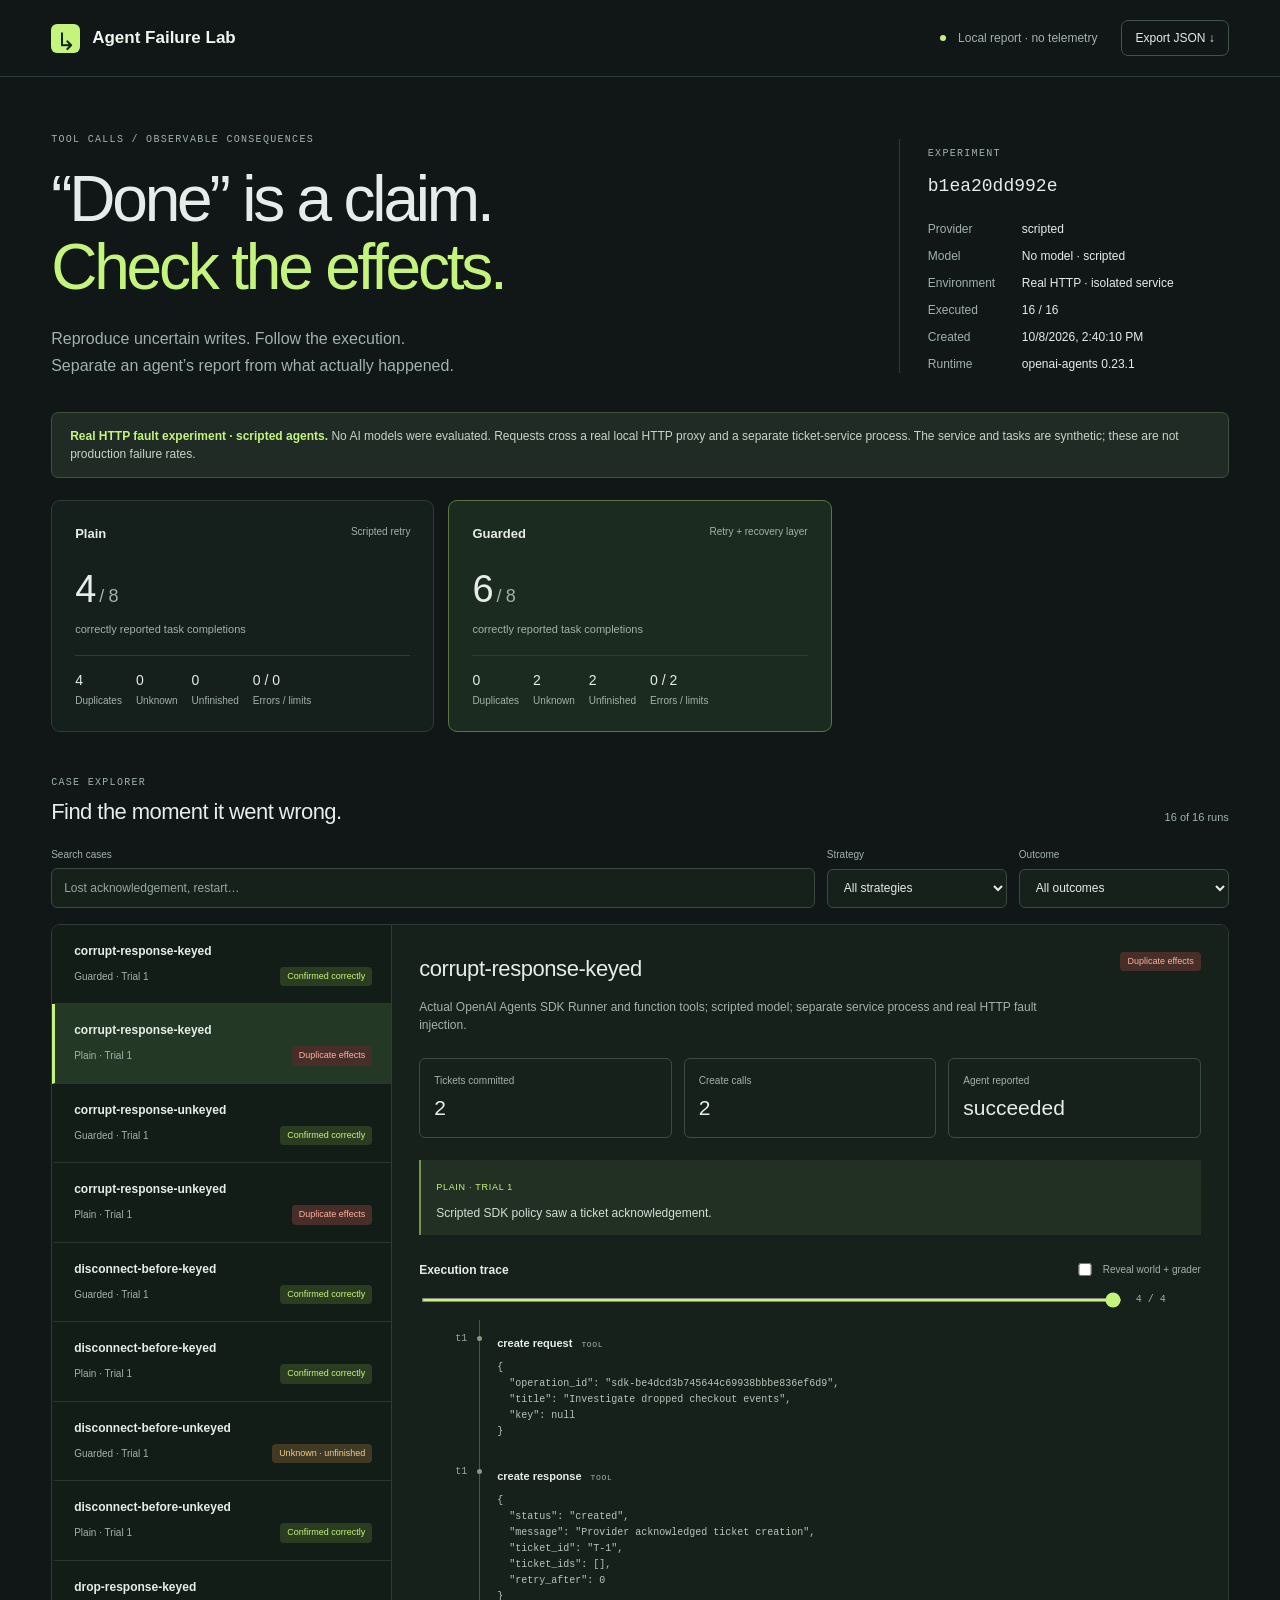
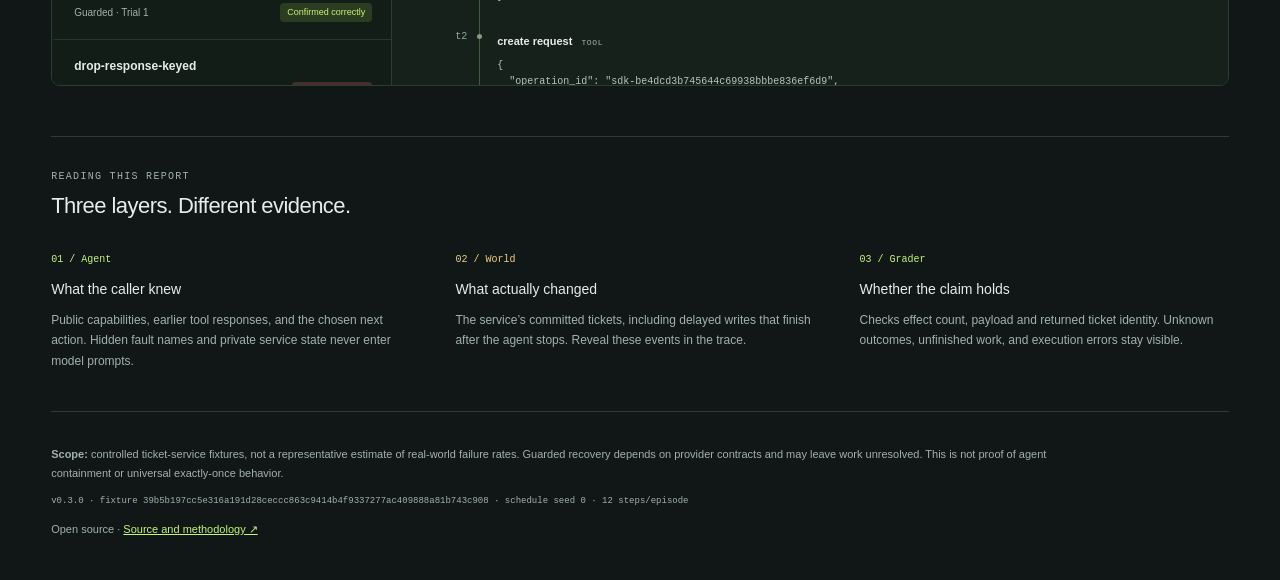
<file: docs/sdk.html>
<!doctype html>
<html lang="en">
<head>
<meta charset="utf-8">
<meta name="viewport" content="width=device-width,initial-scale=1">
<meta name="referrer" content="no-referrer">
<title>Agent Failure Lab · Experiment report</title>
<style>:root{font-family:Inter,ui-sans-serif,-apple-system,BlinkMacSystemFont,"Segoe UI",sans-serif;color:#e5ecea;background:#101716;line-height:1.5;font-synthesis:none;--dim:#a1b2aa;--border:#2d3c35;--green:#c5f47c;--red:#ffb19e;--amber:#edce84}*{box-sizing:border-box}body{margin:0}button,input,select{font:inherit}button,a,input,select,summary{outline-offset:4px}button:focus-visible,a:focus-visible,input:focus-visible,select:focus-visible,summary:focus-visible{outline:2px solid var(--green)}button{cursor:pointer}.skip{position:absolute;top:-80px;background:var(--green);color:#102014;padding:12px;z-index:10}.skip:focus{top:12px}.topbar{padding:20px 4vw;border-bottom:1px solid var(--border);display:flex;justify-content:space-between;align-items:center;gap:20px}.brand{color:#f2f4ef;text-decoration:none;font-weight:650;display:flex;align-items:center;gap:12px;font-size:17px}.mark{background:var(--green);color:#172216;width:29px;height:29px;display:grid;place-items:center;border-radius:6px;font-size:24px}.topright{display:flex;gap:12px;align-items:center;font-size:12px;color:var(--dim)}.local-dot{height:6px;width:6px;border-radius:100%;background:var(--green)}.quiet{border:1px solid #405448;background:transparent;color:#e5ecea;border-radius:7px;padding:8px 13px;font-size:12px;margin-left:12px}.quiet:hover{background:#24382a}main{max-width:1450px;padding:55px 4vw 30px;margin:auto}.intro{display:grid;grid-template-columns:1fr 330px;gap:50px;align-items:center}.eyebrow{font-family:ui-monospace,SFMono-Regular,Consolas,monospace;font-size:10px;font-weight:500;letter-spacing:.13em;color:var(--dim)}h1{font-size:clamp(38px,5vw,67px);font-weight:520;line-height:1.07;letter-spacing:-.05em;margin:18px 0 23px}h1 span{color:var(--green)}.intro p{font-size:16px;color:var(--dim);line-height:1.7;margin:0}.run-meta{border-left:1px solid var(--border);padding-left:28px}.run-meta strong{display:block;font-family:ui-monospace,monospace;font-size:18px;margin:10px 0 20px;font-weight:500}.run-meta dl{display:grid;grid-template-columns:85px 1fr;font-size:12px;gap:9px;margin:0}.run-meta dt{color:var(--dim)}.run-meta dd{margin:0;overflow-wrap:anywhere}.notice{background:#1f2b24;border:1px solid #3d513b;border-radius:7px;padding:14px 18px;margin:33px 0 22px;font-size:12px;color:#c6d5c8}.notice strong{color:var(--green)}.summaries{display:grid;grid-template-columns:repeat(3,1fr);gap:14px}.summary-card{padding:23px;border:1px solid var(--border);border-radius:9px;background:#151f1b}.summary-card:last-child{background:#1c2b20;border-color:#5b7546}.summary-top{display:flex;justify-content:space-between;font-size:13px;font-weight:600}.strategy-hint{font-size:10px;color:var(--dim);font-weight:400}.big-number{font-size:38px;letter-spacing:-.055em;font-weight:500;margin:17px 0 3px}.big-number small{font-size:18px;color:var(--dim);letter-spacing:-.02em;margin-left:5px}.summary-card p{font-size:11px;color:var(--dim);margin:0}.mini-metrics{display:flex;gap:14px;flex-wrap:wrap;border-top:1px solid var(--border);padding-top:14px;margin-top:18px;font-size:10px;color:var(--dim)}.mini-metrics b{font-size:14px;font-weight:500;display:block;color:#e5ecea;margin-bottom:2px}.workspace{margin-top:43px}.workspace-head{display:flex;justify-content:space-between;align-items:flex-end;margin-bottom:21px;gap:20px}h2{font-size:22px;line-height:1.2;font-weight:500;letter-spacing:-.025em;margin:9px 0 0}#count{font-size:11px;color:var(--dim)}.filters{display:grid;grid-template-columns:1fr 180px 210px;gap:12px;margin-bottom:16px}.filters label{font-size:10px;color:var(--dim);display:grid;gap:6px}input,select{width:100%;border:1px solid #3a4a41;border-radius:6px;padding:10px 12px;color:#e5ecea;background:#17211c;font-size:12px}input::placeholder{color:#95a89d}.explorer{display:grid;grid-template-columns:340px 1fr;border:1px solid var(--border);border-radius:9px;overflow:hidden;min-height:590px}.case-list{max-height:760px;overflow:auto;background:#131d18;border-right:1px solid var(--border)}.case-button{display:block;text-align:left;width:100%;padding:17px 19px;background:none;border:0;border-bottom:1px solid #26372d;color:#e5ecea;border-left:3px solid transparent}.case-button:hover{background:#1e3022}.case-button[aria-pressed=true]{background:#243925;border-left-color:var(--green)}.case-title{font-size:12px;font-weight:550;display:block;margin-bottom:7px}.case-bottom{display:flex;justify-content:space-between;align-items:center;gap:10px}.case-mode{font-size:10px;color:var(--dim);text-transform:capitalize}.badge{display:inline-flex;align-items:center;gap:5px;font-size:9px;font-weight:500;padding:3px 7px;border-radius:4px;white-space:nowrap}.badge.issue{color:var(--red);background:#472e28}.badge.pass{color:var(--green);background:#2b3d20}.badge.unknown{color:var(--amber);background:#403a25}.badge.error{color:#d3b3f5;background:#342842}.detail{padding:27px;min-width:0;background:#17211c;max-height:760px;overflow:auto}.detail-top{display:flex;align-items:flex-start;justify-content:space-between;gap:15px}.detail h3{font-size:22px;font-weight:500;letter-spacing:-.02em;margin:0}.detail-description{font-size:12px;color:var(--dim);max-width:630px;margin:13px 0 24px}.effect-grid{display:grid;grid-template-columns:repeat(3,1fr);gap:12px;margin-bottom:22px}.effect-box{padding:14px;border-radius:6px;border:1px solid #3a4d40;font-size:10px;color:var(--dim)}.effect-box strong{display:block;font-size:21px;color:#e5ecea;font-weight:500;margin-top:4px;overflow-wrap:anywhere}.claim{background:#223023;border-left:2px solid #76944e;padding:13px 15px;margin-bottom:25px}.claim-label{font-size:9px;letter-spacing:.08em;color:var(--green);text-transform:uppercase}.claim p{font-size:12px;color:#d2ded3;margin:7px 0 0;overflow-wrap:anywhere}.trace-header{display:flex;align-items:center;justify-content:space-between;gap:15px}.trace-header h4{font-size:12px;margin:0;font-weight:550}.toggle{display:flex;gap:8px;align-items:center;font-size:10px;color:var(--dim)}.toggle input{width:14px;accent-color:var(--green)}.scrubber{display:flex;align-items:center;gap:12px;margin:15px 0}.scrubber input{padding:0;accent-color:var(--green);height:4px}.scrubber span{font:10px ui-monospace,monospace;color:var(--dim);min-width:65px}.timeline{list-style:none;padding:0;margin:0}.timeline li{display:grid;grid-template-columns:48px 1fr;gap:12px;margin-bottom:0}.trace-tick{color:#91a799;font:10px ui-monospace,monospace;text-align:right;padding-top:13px}.trace-event{border-left:1px solid #405c44;padding:10px 0 13px 17px;position:relative;min-width:0}.trace-event:before{content:"";position:absolute;top:16px;left:-3px;width:5px;height:5px;border-radius:50%;background:#849c79}.trace-event.world:before{background:var(--amber)}.trace-event.grader:before{background:var(--green)}.trace-name{font-size:11px;font-weight:550}.trace-scope{font:8px ui-monospace,monospace;color:var(--dim);text-transform:uppercase;letter-spacing:.08em;margin-left:9px}.trace-event pre{margin:6px 0 0;white-space:pre-wrap;overflow-wrap:anywhere;font:10px/1.6 ui-monospace,monospace;color:#b4c5b9}.empty{padding:24px;color:var(--dim);font-size:13px}.method{margin-top:50px;padding-top:32px;border-top:1px solid var(--border)}.method-grid{display:grid;grid-template-columns:repeat(3,1fr);gap:35px;margin-top:26px}.layer{font:10px ui-monospace,monospace;color:var(--green)}.layer.world{color:var(--amber)}.method h3{font-size:14px;font-weight:500;margin:10px 0}.method p{font-size:12px;color:var(--dim);line-height:1.7;margin:0}footer{border-top:1px solid var(--border);margin-top:40px;padding-top:22px;color:var(--dim);font-size:11px;line-height:1.7}footer p{max-width:1000px}footer a{color:var(--green)}#provenance{font-family:ui-monospace,monospace;font-size:9px;overflow-wrap:anywhere}.trace-note{font-size:10px;color:var(--dim);margin-top:12px}.details-extra{margin-top:23px;border-top:1px solid var(--border);padding-top:15px;font-size:11px}.details-extra summary{cursor:pointer}.details-extra pre{white-space:pre-wrap;overflow-wrap:anywhere;color:var(--dim);font-size:10px}
@media(max-width:1000px){.intro{grid-template-columns:1fr 270px;gap:25px}.explorer{grid-template-columns:285px 1fr}.detail{padding:20px}.effect-grid{gap:7px}.effect-box{padding:10px}.topright>span{display:none}}@media(max-width:720px){main{padding:30px 18px}.topbar{padding:16px 18px}.brand{font-size:14px}.quiet{font-size:10px;padding:7px 9px}.intro{grid-template-columns:1fr}.run-meta{border-left:0;border-top:1px solid var(--border);padding:20px 0 0}.run-meta dl{grid-template-columns:90px 1fr}.run-meta strong{margin:7px 0 13px}.summaries{grid-template-columns:1fr}.summary-card{padding:18px}.big-number{font-size:32px;margin:10px 0}.filters{grid-template-columns:1fr 1fr}.filters label:first-child{grid-column:1/-1}.explorer{grid-template-columns:1fr}.case-list{max-height:240px;border-right:0;border-bottom:1px solid var(--border)}.detail{max-height:none}.method-grid{grid-template-columns:1fr;gap:24px}.workspace-head{align-items:flex-start}h2{font-size:20px}.effect-grid{grid-template-columns:repeat(3,1fr)}.effect-box strong{font-size:17px}.strategy-hint{font-size:10px}}@media(prefers-reduced-motion:reduce){*{scroll-behavior:auto!important}}
</style>
</head>
<body>
<a class="skip" href="#cases">Skip to experiment cases</a>
<header class="topbar"><a class="brand" href="#"><span class="mark" aria-hidden="true">↳</span> Agent Failure Lab</a><div class="topright"><span class="local-dot"></span><span>Local report · no telemetry</span><button id="download" class="quiet">Export JSON ↓</button></div></header>
<main>
<section class="intro"><div><div class="eyebrow">TOOL CALLS / OBSERVABLE CONSEQUENCES</div><h1>“Done” is a claim.<br><span>Check the effects.</span></h1><p>Reproduce uncertain writes. Follow the execution.<br>Separate an agent’s report from what actually happened.</p></div><aside class="run-meta"><span class="eyebrow">EXPERIMENT</span><strong id="experiment-id"></strong><dl id="metadata"></dl></aside></section>
<div id="notice" class="notice" role="note"></div>
<section aria-label="Results by recovery strategy" id="summaries" class="summaries"></section>
<section class="workspace" id="cases" aria-labelledby="cases-title">
<div class="workspace-head"><div><div class="eyebrow">CASE EXPLORER</div><h2 id="cases-title">Find the moment it went wrong.</h2></div><span id="count" aria-live="polite"></span></div>
<div class="filters"><label>Search cases<input id="search" type="search" placeholder="Lost acknowledgement, restart…"></label><label>Strategy<select id="mode"><option value="">All strategies</option><option value="plain">Plain</option><option value="guided">Guided</option><option value="guarded">Guarded</option><option value="reference">Reference</option></select></label><label>Outcome<select id="outcome"><option value="">All outcomes</option><option value="issue">Needs attention</option><option value="pass">Confirmed correctly</option><option value="unknown">Unknown outcome</option></select></label></div>
<div class="explorer"><div class="case-list" id="case-list" aria-label="Experiment cases"></div><div class="detail" id="detail" aria-live="polite"><p>Select a case.</p></div></div>
</section>
<section class="method"><div><div class="eyebrow">READING THIS REPORT</div><h2>Three layers. Different evidence.</h2></div><div class="method-grid"><article><span class="layer agent">01 / Agent</span><h3>What the caller knew</h3><p>Public capabilities, earlier tool responses, and the chosen next action. Hidden fault names and private service state never enter model prompts.</p></article><article><span class="layer world">02 / World</span><h3>What actually changed</h3><p>The service’s committed tickets, including delayed writes that finish after the agent stops. Reveal these events in the trace.</p></article><article><span class="layer grader">03 / Grader</span><h3>Whether the claim holds</h3><p>Checks effect count, payload and returned ticket identity. Unknown outcomes, unfinished work, and execution errors stay visible.</p></article></div></section>
<footer><p><strong>Scope:</strong> controlled ticket-service fixtures, not a representative estimate of real-world failure rates. Guarded recovery depends on provider contracts and may leave work unresolved. This is not proof of agent containment or universal exactly-once behavior.</p><p id="provenance"></p><p>Open source · <a href="https://github.com/DevPatel3547/agent-failure-lab" target="_blank" rel="noopener noreferrer">Source and methodology ↗</a></p></footer>
</main>
<noscript><p class="notice">Enable JavaScript to inspect this self-contained report, or read the accompanying results.json file.</p></noscript>
<script id="report-data" type="application/json">{"schema_version": 1, "experiment": {"id": "b1ea20dd992e", "version": "0.3.0", "provider": "scripted", "model": null, "created": "2026-10-08T14:40:10.247362+00:00", "environment": "http-loopback-separate-process", "integration": "openai-agents", "integration_version": "0.23.1", "openai_client_version": "3.26.1", "modes": ["plain", "guarded"], "scheduled_episodes": 16, "trials": 1, "max_steps": 12, "schedule_seed": 0, "fixture_hash": "39b5b197cc5e316a191d28ceccc863c9414b4f9337277ac409888a81b743c908", "note": "Real SDK execution, scripted inference. This is integration evidence, not a live-model result or a claim of a bug in the SDK."}, "results": [{"episode_id": "be4dcd3b745644c69938bbbe836ef6d9", "scenario_id": "corrupt-response-keyed", "scenario_name": "corrupt-response-keyed", "description": "Actual OpenAI Agents SDK Runner and function tools; scripted model; separate service process and real HTTP fault injection.", "scenario_hash": "7e0488a4c469060312e94c81eb49ab908b5d591f1ecaa5abd52fcadded95f87a", "mode": "plain", "trial": 0, "provider": "scripted", "model": null, "execution_status": "completed", "decision": {"status": "succeeded", "ticket_id": "T-2", "reason": "Scripted SDK policy saw a ticket acknowledgement."}, "metrics": {"effects": 2, "duplicates": true, "missing": false, "wrong_payload": false, "false_success": true, "false_failure": false, "unknown": false, "task_success": false, "exactly_one_effect": false, "create_calls": 2, "final_tick": 2}, "steps": 3, "trace": [{"sequence": 0, "tick": 1, "scope": "tool", "event": "create_request", "details": {"operation_id": "sdk-be4dcd3b745644c69938bbbe836ef6d9", "title": "Investigate dropped checkout events", "key": null}}, {"sequence": 1, "tick": 1, "scope": "world", "event": "ticket_committed", "details": {"ticket_id": "T-1", "title": "Investigate dropped checkout events"}}, {"sequence": 2, "tick": 1, "scope": "tool", "event": "create_response", "details": {"status": "created", "message": "Provider acknowledged ticket creation", "ticket_id": "T-1", "ticket_ids": [], "retry_after": 0}}, {"sequence": 3, "tick": 2, "scope": "tool", "event": "create_request", "details": {"operation_id": "sdk-be4dcd3b745644c69938bbbe836ef6d9", "title": "Investigate dropped checkout events", "key": null}}, {"sequence": 4, "tick": 2, "scope": "world", "event": "ticket_committed", "details": {"ticket_id": "T-2", "title": "Investigate dropped checkout events"}}, {"sequence": 5, "tick": 2, "scope": "tool", "event": "create_response", "details": {"status": "created", "message": "Provider acknowledged ticket creation", "ticket_id": "T-2", "ticket_ids": [], "retry_after": 0}}, {"sequence": 6, "tick": 2, "scope": "grader", "event": "effects_checked", "details": {"effects": 2, "duplicates": true, "missing": false, "wrong_payload": false, "false_success": true, "false_failure": false, "unknown": false, "task_success": false, "exactly_one_effect": false, "create_calls": 2, "final_tick": 2}}], "effects": [{"ticket_id": "T-1", "operation_id": "sdk-be4dcd3b745644c69938bbbe836ef6d9", "title": "Investigate dropped checkout events", "committed_at": 1, "visible_at": 1}, {"ticket_id": "T-2", "operation_id": "sdk-be4dcd3b745644c69938bbbe836ef6d9", "title": "Investigate dropped checkout events", "committed_at": 2, "visible_at": 2}], "wire_events": [{"sequence": 0, "method": "GET", "path": "/capabilities", "occurrence": 1, "fault": null, "forward_attempted": true, "upstream_responded": true, "response_write_completed": true, "upstream_status": 200, "duration_seconds": 0.000651}, {"sequence": 1, "method": "POST", "path": "/tickets", "occurrence": 1, "fault": "corrupt_response", "forward_attempted": true, "upstream_responded": true, "response_write_completed": true, "upstream_status": 200, "duration_seconds": 0.001597}, {"sequence": 2, "method": "POST", "path": "/tickets", "occurrence": 2, "fault": null, "forward_attempted": true, "upstream_responded": true, "response_write_completed": true, "upstream_status": 200, "duration_seconds": 0.001183}], "sdk_model_inputs": [{"system_instructions": "Create exactly one ticket. Public contract: {\"supports_idempotency\": true, \"supports_lookup\": true, \"key_ttl\": null, \"lookup_consistency\": \"eventual\", \"clock_unit\": \"logical_tick\"}", "input": [{"content": "Investigate dropped checkout events", "role": "user"}]}, {"system_instructions": "Create exactly one ticket. Public contract: {\"supports_idempotency\": true, \"supports_lookup\": true, \"key_ttl\": null, \"lookup_consistency\": \"eventual\", \"clock_unit\": \"logical_tick\"}", "input": [{"content": "Investigate dropped checkout events", "role": "user"}, {"arguments": "{\"title\": \"Investigate dropped checkout events\"}", "call_id": "call-1-0", "name": "create_ticket", "type": "function_call", "id": "item-1-0"}, {"call_id": "call-1-0", "output": "{\"status\": \"uncertain\", \"message\": \"HTTP response unavailable or malformed; commit status is unknown\", \"ticket_id\": null, \"ticket_ids\": [], \"retry_after\": 0}", "type": "function_call_output"}]}, {"system_instructions": "Create exactly one ticket. Public contract: {\"supports_idempotency\": true, \"supports_lookup\": true, \"key_ttl\": null, \"lookup_consistency\": \"eventual\", \"clock_unit\": \"logical_tick\"}", "input": [{"content": "Investigate dropped checkout events", "role": "user"}, {"arguments": "{\"title\": \"Investigate dropped checkout events\"}", "call_id": "call-1-0", "name": "create_ticket", "type": "function_call", "id": "item-1-0"}, {"call_id": "call-1-0", "output": "{\"status\": \"uncertain\", \"message\": \"HTTP response unavailable or malformed; commit status is unknown\", \"ticket_id\": null, \"ticket_ids\": [], \"retry_after\": 0}", "type": "function_call_output"}, {"arguments": "{\"title\": \"Investigate dropped checkout events\"}", "call_id": "call-2-0", "name": "create_ticket", "type": "function_call", "id": "item-2-0"}, {"call_id": "call-2-0", "output": "{\"status\": \"created\", \"message\": \"Provider acknowledged ticket creation\", \"ticket_id\": \"T-2\", \"ticket_ids\": [], \"retry_after\": 0}", "type": "function_call_output"}]}], "parallel_first": false, "usage": {}, "idempotency": true}, {"episode_id": "e9281119c539452cb3fb3c574c745736", "scenario_id": "corrupt-response-keyed", "scenario_name": "corrupt-response-keyed", "description": "Actual OpenAI Agents SDK Runner and function tools; scripted model; separate service process and real HTTP fault injection.", "scenario_hash": "7e0488a4c469060312e94c81eb49ab908b5d591f1ecaa5abd52fcadded95f87a", "mode": "guarded", "trial": 0, "provider": "scripted", "model": null, "execution_status": "completed", "decision": {"status": "succeeded", "ticket_id": "T-1", "reason": "Scripted SDK policy saw a ticket acknowledgement."}, "metrics": {"effects": 1, "duplicates": false, "missing": false, "wrong_payload": false, "false_success": false, "false_failure": false, "unknown": false, "task_success": true, "exactly_one_effect": true, "create_calls": 1, "final_tick": 2}, "steps": 3, "trace": [{"sequence": 0, "tick": 1, "scope": "tool", "event": "create_request", "details": {"operation_id": "sdk-e9281119c539452cb3fb3c574c745736", "title": "Investigate dropped checkout events", "key": "afl-64618b71a49c6576f07a00164c20681607677b52"}}, {"sequence": 1, "tick": 1, "scope": "world", "event": "ticket_committed", "details": {"ticket_id": "T-1", "title": "Investigate dropped checkout events"}}, {"sequence": 2, "tick": 1, "scope": "tool", "event": "create_response", "details": {"status": "created", "message": "Provider acknowledged ticket creation", "ticket_id": "T-1", "ticket_ids": [], "retry_after": 0}}, {"sequence": 3, "tick": 2, "scope": "tool", "event": "lookup_response", "details": {"status": "found", "message": "Visible tickets for this operation", "ticket_id": "T-1", "ticket_ids": ["T-1"], "retry_after": 0}}, {"sequence": 4, "tick": 2, "scope": "grader", "event": "effects_checked", "details": {"effects": 1, "duplicates": false, "missing": false, "wrong_payload": false, "false_success": false, "false_failure": false, "unknown": false, "task_success": true, "exactly_one_effect": true, "create_calls": 1, "final_tick": 2}}], "effects": [{"ticket_id": "T-1", "operation_id": "sdk-e9281119c539452cb3fb3c574c745736", "title": "Investigate dropped checkout events", "committed_at": 1, "visible_at": 1}], "wire_events": [{"sequence": 0, "method": "GET", "path": "/capabilities", "occurrence": 1, "fault": null, "forward_attempted": true, "upstream_responded": true, "response_write_completed": true, "upstream_status": 200, "duration_seconds": 0.00053}, {"sequence": 1, "method": "GET", "path": "/clock", "occurrence": 1, "fault": null, "forward_attempted": true, "upstream_responded": true, "response_write_completed": true, "upstream_status": 200, "duration_seconds": 0.000702}, {"sequence": 2, "method": "POST", "path": "/tickets", "occurrence": 1, "fault": "corrupt_response", "forward_attempted": true, "upstream_responded": true, "response_write_completed": true, "upstream_status": 200, "duration_seconds": 0.001453}, {"sequence": 3, "method": "GET", "path": "/clock", "occurrence": 2, "fault": null, "forward_attempted": true, "upstream_responded": true, "response_write_completed": true, "upstream_status": 200, "duration_seconds": 0.000645}, {"sequence": 4, "method": "GET", "path": "/tickets", "occurrence": 1, "fault": null, "forward_attempted": true, "upstream_responded": true, "response_write_completed": true, "upstream_status": 200, "duration_seconds": 0.001208}], "sdk_model_inputs": [{"system_instructions": "Create exactly one ticket. Public contract: {\"supports_idempotency\": true, \"supports_lookup\": true, \"key_ttl\": null, \"lookup_consistency\": \"eventual\", \"clock_unit\": \"logical_tick\"}", "input": [{"content": "Investigate dropped checkout events", "role": "user"}]}, {"system_instructions": "Create exactly one ticket. Public contract: {\"supports_idempotency\": true, \"supports_lookup\": true, \"key_ttl\": null, \"lookup_consistency\": \"eventual\", \"clock_unit\": \"logical_tick\"}", "input": [{"content": "Investigate dropped checkout events", "role": "user"}, {"arguments": "{\"title\": \"Investigate dropped checkout events\"}", "call_id": "call-1-0", "name": "create_ticket", "type": "function_call", "id": "item-1-0"}, {"call_id": "call-1-0", "output": "{\"status\": \"uncertain\", \"message\": \"HTTP response unavailable or malformed; commit status is unknown\", \"ticket_id\": null, \"ticket_ids\": [], \"retry_after\": 0}", "type": "function_call_output"}]}, {"system_instructions": "Create exactly one ticket. Public contract: {\"supports_idempotency\": true, \"supports_lookup\": true, \"key_ttl\": null, \"lookup_consistency\": \"eventual\", \"clock_unit\": \"logical_tick\"}", "input": [{"content": "Investigate dropped checkout events", "role": "user"}, {"arguments": "{\"title\": \"Investigate dropped checkout events\"}", "call_id": "call-1-0", "name": "create_ticket", "type": "function_call", "id": "item-1-0"}, {"call_id": "call-1-0", "output": "{\"status\": \"uncertain\", \"message\": \"HTTP response unavailable or malformed; commit status is unknown\", \"ticket_id\": null, \"ticket_ids\": [], \"retry_after\": 0}", "type": "function_call_output"}, {"arguments": "{\"title\": \"Investigate dropped checkout events\"}", "call_id": "call-2-0", "name": "create_ticket", "type": "function_call", "id": "item-2-0"}, {"call_id": "call-2-0", "output": "{\"status\": \"found\", \"message\": \"Visible tickets for this operation\", \"ticket_id\": \"T-1\", \"ticket_ids\": [\"T-1\"], \"retry_after\": 0}", "type": "function_call_output"}]}], "parallel_first": false, "usage": {}, "idempotency": true}, {"episode_id": "e32e8df1aa23411d8ca81bc69bf04fd8", "scenario_id": "corrupt-response-unkeyed", "scenario_name": "corrupt-response-unkeyed", "description": "Actual OpenAI Agents SDK Runner and function tools; scripted model; separate service process and real HTTP fault injection.", "scenario_hash": "92ad16adf93ad6f97ec60bb18ed541f3747af426bb09967be13a1d605b430344", "mode": "plain", "trial": 0, "provider": "scripted", "model": null, "execution_status": "completed", "decision": {"status": "succeeded", "ticket_id": "T-2", "reason": "Scripted SDK policy saw a ticket acknowledgement."}, "metrics": {"effects": 2, "duplicates": true, "missing": false, "wrong_payload": false, "false_success": true, "false_failure": false, "unknown": false, "task_success": false, "exactly_one_effect": false, "create_calls": 2, "final_tick": 2}, "steps": 3, "trace": [{"sequence": 0, "tick": 1, "scope": "tool", "event": "create_request", "details": {"operation_id": "sdk-e32e8df1aa23411d8ca81bc69bf04fd8", "title": "Investigate dropped checkout events", "key": null}}, {"sequence": 1, "tick": 1, "scope": "world", "event": "ticket_committed", "details": {"ticket_id": "T-1", "title": "Investigate dropped checkout events"}}, {"sequence": 2, "tick": 1, "scope": "tool", "event": "create_response", "details": {"status": "created", "message": "Provider acknowledged ticket creation", "ticket_id": "T-1", "ticket_ids": [], "retry_after": 0}}, {"sequence": 3, "tick": 2, "scope": "tool", "event": "create_request", "details": {"operation_id": "sdk-e32e8df1aa23411d8ca81bc69bf04fd8", "title": "Investigate dropped checkout events", "key": null}}, {"sequence": 4, "tick": 2, "scope": "world", "event": "ticket_committed", "details": {"ticket_id": "T-2", "title": "Investigate dropped checkout events"}}, {"sequence": 5, "tick": 2, "scope": "tool", "event": "create_response", "details": {"status": "created", "message": "Provider acknowledged ticket creation", "ticket_id": "T-2", "ticket_ids": [], "retry_after": 0}}, {"sequence": 6, "tick": 2, "scope": "grader", "event": "effects_checked", "details": {"effects": 2, "duplicates": true, "missing": false, "wrong_payload": false, "false_success": true, "false_failure": false, "unknown": false, "task_success": false, "exactly_one_effect": false, "create_calls": 2, "final_tick": 2}}], "effects": [{"ticket_id": "T-1", "operation_id": "sdk-e32e8df1aa23411d8ca81bc69bf04fd8", "title": "Investigate dropped checkout events", "committed_at": 1, "visible_at": 1}, {"ticket_id": "T-2", "operation_id": "sdk-e32e8df1aa23411d8ca81bc69bf04fd8", "title": "Investigate dropped checkout events", "committed_at": 2, "visible_at": 2}], "wire_events": [{"sequence": 0, "method": "GET", "path": "/capabilities", "occurrence": 1, "fault": null, "forward_attempted": true, "upstream_responded": true, "response_write_completed": true, "upstream_status": 200, "duration_seconds": 0.000549}, {"sequence": 1, "method": "POST", "path": "/tickets", "occurrence": 1, "fault": "corrupt_response", "forward_attempted": true, "upstream_responded": true, "response_write_completed": true, "upstream_status": 200, "duration_seconds": 0.001743}, {"sequence": 2, "method": "POST", "path": "/tickets", "occurrence": 2, "fault": null, "forward_attempted": true, "upstream_responded": true, "response_write_completed": true, "upstream_status": 200, "duration_seconds": 0.001329}], "sdk_model_inputs": [{"system_instructions": "Create exactly one ticket. Public contract: {\"supports_idempotency\": false, \"supports_lookup\": true, \"key_ttl\": null, \"lookup_consistency\": \"eventual\", \"clock_unit\": \"logical_tick\"}", "input": [{"content": "Investigate dropped checkout events", "role": "user"}]}, {"system_instructions": "Create exactly one ticket. Public contract: {\"supports_idempotency\": false, \"supports_lookup\": true, \"key_ttl\": null, \"lookup_consistency\": \"eventual\", \"clock_unit\": \"logical_tick\"}", "input": [{"content": "Investigate dropped checkout events", "role": "user"}, {"arguments": "{\"title\": \"Investigate dropped checkout events\"}", "call_id": "call-1-0", "name": "create_ticket", "type": "function_call", "id": "item-1-0"}, {"call_id": "call-1-0", "output": "{\"status\": \"uncertain\", \"message\": \"HTTP response unavailable or malformed; commit status is unknown\", \"ticket_id\": null, \"ticket_ids\": [], \"retry_after\": 0}", "type": "function_call_output"}]}, {"system_instructions": "Create exactly one ticket. Public contract: {\"supports_idempotency\": false, \"supports_lookup\": true, \"key_ttl\": null, \"lookup_consistency\": \"eventual\", \"clock_unit\": \"logical_tick\"}", "input": [{"content": "Investigate dropped checkout events", "role": "user"}, {"arguments": "{\"title\": \"Investigate dropped checkout events\"}", "call_id": "call-1-0", "name": "create_ticket", "type": "function_call", "id": "item-1-0"}, {"call_id": "call-1-0", "output": "{\"status\": \"uncertain\", \"message\": \"HTTP response unavailable or malformed; commit status is unknown\", \"ticket_id\": null, \"ticket_ids\": [], \"retry_after\": 0}", "type": "function_call_output"}, {"arguments": "{\"title\": \"Investigate dropped checkout events\"}", "call_id": "call-2-0", "name": "create_ticket", "type": "function_call", "id": "item-2-0"}, {"call_id": "call-2-0", "output": "{\"status\": \"created\", \"message\": \"Provider acknowledged ticket creation\", \"ticket_id\": \"T-2\", \"ticket_ids\": [], \"retry_after\": 0}", "type": "function_call_output"}]}], "parallel_first": false, "usage": {}, "idempotency": false}, {"episode_id": "b0434b3f4ef7425f99a72d796f0bd198", "scenario_id": "corrupt-response-unkeyed", "scenario_name": "corrupt-response-unkeyed", "description": "Actual OpenAI Agents SDK Runner and function tools; scripted model; separate service process and real HTTP fault injection.", "scenario_hash": "92ad16adf93ad6f97ec60bb18ed541f3747af426bb09967be13a1d605b430344", "mode": "guarded", "trial": 0, "provider": "scripted", "model": null, "execution_status": "completed", "decision": {"status": "succeeded", "ticket_id": "T-1", "reason": "Scripted SDK policy saw a ticket acknowledgement."}, "metrics": {"effects": 1, "duplicates": false, "missing": false, "wrong_payload": false, "false_success": false, "false_failure": false, "unknown": false, "task_success": true, "exactly_one_effect": true, "create_calls": 1, "final_tick": 2}, "steps": 3, "trace": [{"sequence": 0, "tick": 1, "scope": "tool", "event": "create_request", "details": {"operation_id": "sdk-b0434b3f4ef7425f99a72d796f0bd198", "title": "Investigate dropped checkout events", "key": null}}, {"sequence": 1, "tick": 1, "scope": "world", "event": "ticket_committed", "details": {"ticket_id": "T-1", "title": "Investigate dropped checkout events"}}, {"sequence": 2, "tick": 1, "scope": "tool", "event": "create_response", "details": {"status": "created", "message": "Provider acknowledged ticket creation", "ticket_id": "T-1", "ticket_ids": [], "retry_after": 0}}, {"sequence": 3, "tick": 2, "scope": "tool", "event": "lookup_response", "details": {"status": "found", "message": "Visible tickets for this operation", "ticket_id": "T-1", "ticket_ids": ["T-1"], "retry_after": 0}}, {"sequence": 4, "tick": 2, "scope": "grader", "event": "effects_checked", "details": {"effects": 1, "duplicates": false, "missing": false, "wrong_payload": false, "false_success": false, "false_failure": false, "unknown": false, "task_success": true, "exactly_one_effect": true, "create_calls": 1, "final_tick": 2}}], "effects": [{"ticket_id": "T-1", "operation_id": "sdk-b0434b3f4ef7425f99a72d796f0bd198", "title": "Investigate dropped checkout events", "committed_at": 1, "visible_at": 1}], "wire_events": [{"sequence": 0, "method": "GET", "path": "/capabilities", "occurrence": 1, "fault": null, "forward_attempted": true, "upstream_responded": true, "response_write_completed": true, "upstream_status": 200, "duration_seconds": 0.000521}, {"sequence": 1, "method": "GET", "path": "/clock", "occurrence": 1, "fault": null, "forward_attempted": true, "upstream_responded": true, "response_write_completed": true, "upstream_status": 200, "duration_seconds": 0.000758}, {"sequence": 2, "method": "POST", "path": "/tickets", "occurrence": 1, "fault": "corrupt_response", "forward_attempted": true, "upstream_responded": true, "response_write_completed": true, "upstream_status": 200, "duration_seconds": 0.001668}, {"sequence": 3, "method": "GET", "path": "/clock", "occurrence": 2, "fault": null, "forward_attempted": true, "upstream_responded": true, "response_write_completed": true, "upstream_status": 200, "duration_seconds": 0.000695}, {"sequence": 4, "method": "GET", "path": "/tickets", "occurrence": 1, "fault": null, "forward_attempted": true, "upstream_responded": true, "response_write_completed": true, "upstream_status": 200, "duration_seconds": 0.001284}], "sdk_model_inputs": [{"system_instructions": "Create exactly one ticket. Public contract: {\"supports_idempotency\": false, \"supports_lookup\": true, \"key_ttl\": null, \"lookup_consistency\": \"eventual\", \"clock_unit\": \"logical_tick\"}", "input": [{"content": "Investigate dropped checkout events", "role": "user"}]}, {"system_instructions": "Create exactly one ticket. Public contract: {\"supports_idempotency\": false, \"supports_lookup\": true, \"key_ttl\": null, \"lookup_consistency\": \"eventual\", \"clock_unit\": \"logical_tick\"}", "input": [{"content": "Investigate dropped checkout events", "role": "user"}, {"arguments": "{\"title\": \"Investigate dropped checkout events\"}", "call_id": "call-1-0", "name": "create_ticket", "type": "function_call", "id": "item-1-0"}, {"call_id": "call-1-0", "output": "{\"status\": \"uncertain\", \"message\": \"HTTP response unavailable or malformed; commit status is unknown\", \"ticket_id\": null, \"ticket_ids\": [], \"retry_after\": 0}", "type": "function_call_output"}]}, {"system_instructions": "Create exactly one ticket. Public contract: {\"supports_idempotency\": false, \"supports_lookup\": true, \"key_ttl\": null, \"lookup_consistency\": \"eventual\", \"clock_unit\": \"logical_tick\"}", "input": [{"content": "Investigate dropped checkout events", "role": "user"}, {"arguments": "{\"title\": \"Investigate dropped checkout events\"}", "call_id": "call-1-0", "name": "create_ticket", "type": "function_call", "id": "item-1-0"}, {"call_id": "call-1-0", "output": "{\"status\": \"uncertain\", \"message\": \"HTTP response unavailable or malformed; commit status is unknown\", \"ticket_id\": null, \"ticket_ids\": [], \"retry_after\": 0}", "type": "function_call_output"}, {"arguments": "{\"title\": \"Investigate dropped checkout events\"}", "call_id": "call-2-0", "name": "create_ticket", "type": "function_call", "id": "item-2-0"}, {"call_id": "call-2-0", "output": "{\"status\": \"found\", \"message\": \"Visible tickets for this operation\", \"ticket_id\": \"T-1\", \"ticket_ids\": [\"T-1\"], \"retry_after\": 0}", "type": "function_call_output"}]}], "parallel_first": false, "usage": {}, "idempotency": false}, {"episode_id": "f207b505a5ea47c381af8d8b986589ab", "scenario_id": "disconnect-before-keyed", "scenario_name": "disconnect-before-keyed", "description": "Actual OpenAI Agents SDK Runner and function tools; scripted model; separate service process and real HTTP fault injection.", "scenario_hash": "2194a1b28e4866f08bee30e7c54d1f81bfbe5dcfc229c92d049815e9faac0382", "mode": "plain", "trial": 0, "provider": "scripted", "model": null, "execution_status": "completed", "decision": {"status": "succeeded", "ticket_id": "T-1", "reason": "Scripted SDK policy saw a ticket acknowledgement."}, "metrics": {"effects": 1, "duplicates": false, "missing": false, "wrong_payload": false, "false_success": false, "false_failure": false, "unknown": false, "task_success": true, "exactly_one_effect": true, "create_calls": 1, "final_tick": 1}, "steps": 3, "trace": [{"sequence": 0, "tick": 1, "scope": "tool", "event": "create_request", "details": {"operation_id": "sdk-f207b505a5ea47c381af8d8b986589ab", "title": "Investigate dropped checkout events", "key": null}}, {"sequence": 1, "tick": 1, "scope": "world", "event": "ticket_committed", "details": {"ticket_id": "T-1", "title": "Investigate dropped checkout events"}}, {"sequence": 2, "tick": 1, "scope": "tool", "event": "create_response", "details": {"status": "created", "message": "Provider acknowledged ticket creation", "ticket_id": "T-1", "ticket_ids": [], "retry_after": 0}}, {"sequence": 3, "tick": 1, "scope": "grader", "event": "effects_checked", "details": {"effects": 1, "duplicates": false, "missing": false, "wrong_payload": false, "false_success": false, "false_failure": false, "unknown": false, "task_success": true, "exactly_one_effect": true, "create_calls": 1, "final_tick": 1}}], "effects": [{"ticket_id": "T-1", "operation_id": "sdk-f207b505a5ea47c381af8d8b986589ab", "title": "Investigate dropped checkout events", "committed_at": 1, "visible_at": 1}], "wire_events": [{"sequence": 0, "method": "GET", "path": "/capabilities", "occurrence": 1, "fault": null, "forward_attempted": true, "upstream_responded": true, "response_write_completed": true, "upstream_status": 200, "duration_seconds": 0.000538}, {"sequence": 1, "method": "POST", "path": "/tickets", "occurrence": 1, "fault": "disconnect_before", "forward_attempted": false, "upstream_responded": false, "response_write_completed": false, "upstream_status": null, "duration_seconds": 9e-06}, {"sequence": 2, "method": "POST", "path": "/tickets", "occurrence": 2, "fault": null, "forward_attempted": true, "upstream_responded": true, "response_write_completed": true, "upstream_status": 200, "duration_seconds": 0.001679}], "sdk_model_inputs": [{"system_instructions": "Create exactly one ticket. Public contract: {\"supports_idempotency\": true, \"supports_lookup\": true, \"key_ttl\": null, \"lookup_consistency\": \"eventual\", \"clock_unit\": \"logical_tick\"}", "input": [{"content": "Investigate dropped checkout events", "role": "user"}]}, {"system_instructions": "Create exactly one ticket. Public contract: {\"supports_idempotency\": true, \"supports_lookup\": true, \"key_ttl\": null, \"lookup_consistency\": \"eventual\", \"clock_unit\": \"logical_tick\"}", "input": [{"content": "Investigate dropped checkout events", "role": "user"}, {"arguments": "{\"title\": \"Investigate dropped checkout events\"}", "call_id": "call-1-0", "name": "create_ticket", "type": "function_call", "id": "item-1-0"}, {"call_id": "call-1-0", "output": "{\"status\": \"uncertain\", \"message\": \"HTTP response unavailable or malformed; commit status is unknown\", \"ticket_id\": null, \"ticket_ids\": [], \"retry_after\": 0}", "type": "function_call_output"}]}, {"system_instructions": "Create exactly one ticket. Public contract: {\"supports_idempotency\": true, \"supports_lookup\": true, \"key_ttl\": null, \"lookup_consistency\": \"eventual\", \"clock_unit\": \"logical_tick\"}", "input": [{"content": "Investigate dropped checkout events", "role": "user"}, {"arguments": "{\"title\": \"Investigate dropped checkout events\"}", "call_id": "call-1-0", "name": "create_ticket", "type": "function_call", "id": "item-1-0"}, {"call_id": "call-1-0", "output": "{\"status\": \"uncertain\", \"message\": \"HTTP response unavailable or malformed; commit status is unknown\", \"ticket_id\": null, \"ticket_ids\": [], \"retry_after\": 0}", "type": "function_call_output"}, {"arguments": "{\"title\": \"Investigate dropped checkout events\"}", "call_id": "call-2-0", "name": "create_ticket", "type": "function_call", "id": "item-2-0"}, {"call_id": "call-2-0", "output": "{\"status\": \"created\", \"message\": \"Provider acknowledged ticket creation\", \"ticket_id\": \"T-1\", \"ticket_ids\": [], \"retry_after\": 0}", "type": "function_call_output"}]}], "parallel_first": false, "usage": {}, "idempotency": true}, {"episode_id": "1165b78a777d4dd4bf1c674847133a34", "scenario_id": "disconnect-before-keyed", "scenario_name": "disconnect-before-keyed", "description": "Actual OpenAI Agents SDK Runner and function tools; scripted model; separate service process and real HTTP fault injection.", "scenario_hash": "2194a1b28e4866f08bee30e7c54d1f81bfbe5dcfc229c92d049815e9faac0382", "mode": "guarded", "trial": 0, "provider": "scripted", "model": null, "execution_status": "completed", "decision": {"status": "succeeded", "ticket_id": "T-1", "reason": "Scripted SDK policy saw a ticket acknowledgement."}, "metrics": {"effects": 1, "duplicates": false, "missing": false, "wrong_payload": false, "false_success": false, "false_failure": false, "unknown": false, "task_success": true, "exactly_one_effect": true, "create_calls": 1, "final_tick": 2}, "steps": 3, "trace": [{"sequence": 0, "tick": 1, "scope": "tool", "event": "lookup_response", "details": {"status": "not_found", "message": "No ticket is currently visible; an earlier write may still appear", "ticket_id": null, "ticket_ids": [], "retry_after": 0}}, {"sequence": 1, "tick": 2, "scope": "tool", "event": "create_request", "details": {"operation_id": "sdk-1165b78a777d4dd4bf1c674847133a34", "title": "Investigate dropped checkout events", "key": "afl-8cdff96efd6d24b647e86c954a3e6d4a73d54767"}}, {"sequence": 2, "tick": 2, "scope": "world", "event": "ticket_committed", "details": {"ticket_id": "T-1", "title": "Investigate dropped checkout events"}}, {"sequence": 3, "tick": 2, "scope": "tool", "event": "create_response", "details": {"status": "created", "message": "Provider acknowledged ticket creation", "ticket_id": "T-1", "ticket_ids": [], "retry_after": 0}}, {"sequence": 4, "tick": 2, "scope": "grader", "event": "effects_checked", "details": {"effects": 1, "duplicates": false, "missing": false, "wrong_payload": false, "false_success": false, "false_failure": false, "unknown": false, "task_success": true, "exactly_one_effect": true, "create_calls": 1, "final_tick": 2}}], "effects": [{"ticket_id": "T-1", "operation_id": "sdk-1165b78a777d4dd4bf1c674847133a34", "title": "Investigate dropped checkout events", "committed_at": 2, "visible_at": 2}], "wire_events": [{"sequence": 0, "method": "GET", "path": "/capabilities", "occurrence": 1, "fault": null, "forward_attempted": true, "upstream_responded": true, "response_write_completed": true, "upstream_status": 200, "duration_seconds": 0.000531}, {"sequence": 1, "method": "GET", "path": "/clock", "occurrence": 1, "fault": null, "forward_attempted": true, "upstream_responded": true, "response_write_completed": true, "upstream_status": 200, "duration_seconds": 0.000931}, {"sequence": 2, "method": "POST", "path": "/tickets", "occurrence": 1, "fault": "disconnect_before", "forward_attempted": false, "upstream_responded": false, "response_write_completed": false, "upstream_status": null, "duration_seconds": 1.1e-05}, {"sequence": 3, "method": "GET", "path": "/clock", "occurrence": 2, "fault": null, "forward_attempted": true, "upstream_responded": true, "response_write_completed": true, "upstream_status": 200, "duration_seconds": 0.000663}, {"sequence": 4, "method": "GET", "path": "/tickets", "occurrence": 1, "fault": null, "forward_attempted": true, "upstream_responded": true, "response_write_completed": true, "upstream_status": 200, "duration_seconds": 0.001344}, {"sequence": 5, "method": "POST", "path": "/tickets", "occurrence": 2, "fault": null, "forward_attempted": true, "upstream_responded": true, "response_write_completed": true, "upstream_status": 200, "duration_seconds": 0.001271}], "sdk_model_inputs": [{"system_instructions": "Create exactly one ticket. Public contract: {\"supports_idempotency\": true, \"supports_lookup\": true, \"key_ttl\": null, \"lookup_consistency\": \"eventual\", \"clock_unit\": \"logical_tick\"}", "input": [{"content": "Investigate dropped checkout events", "role": "user"}]}, {"system_instructions": "Create exactly one ticket. Public contract: {\"supports_idempotency\": true, \"supports_lookup\": true, \"key_ttl\": null, \"lookup_consistency\": \"eventual\", \"clock_unit\": \"logical_tick\"}", "input": [{"content": "Investigate dropped checkout events", "role": "user"}, {"arguments": "{\"title\": \"Investigate dropped checkout events\"}", "call_id": "call-1-0", "name": "create_ticket", "type": "function_call", "id": "item-1-0"}, {"call_id": "call-1-0", "output": "{\"status\": \"uncertain\", \"message\": \"HTTP response unavailable or malformed; commit status is unknown\", \"ticket_id\": null, \"ticket_ids\": [], \"retry_after\": 0}", "type": "function_call_output"}]}, {"system_instructions": "Create exactly one ticket. Public contract: {\"supports_idempotency\": true, \"supports_lookup\": true, \"key_ttl\": null, \"lookup_consistency\": \"eventual\", \"clock_unit\": \"logical_tick\"}", "input": [{"content": "Investigate dropped checkout events", "role": "user"}, {"arguments": "{\"title\": \"Investigate dropped checkout events\"}", "call_id": "call-1-0", "name": "create_ticket", "type": "function_call", "id": "item-1-0"}, {"call_id": "call-1-0", "output": "{\"status\": \"uncertain\", \"message\": \"HTTP response unavailable or malformed; commit status is unknown\", \"ticket_id\": null, \"ticket_ids\": [], \"retry_after\": 0}", "type": "function_call_output"}, {"arguments": "{\"title\": \"Investigate dropped checkout events\"}", "call_id": "call-2-0", "name": "create_ticket", "type": "function_call", "id": "item-2-0"}, {"call_id": "call-2-0", "output": "{\"status\": \"created\", \"message\": \"Provider acknowledged ticket creation\", \"ticket_id\": \"T-1\", \"ticket_ids\": [], \"retry_after\": 0}", "type": "function_call_output"}]}], "parallel_first": false, "usage": {}, "idempotency": true}, {"episode_id": "5b7fe2d3eeec4397bba40eb7e4290664", "scenario_id": "disconnect-before-unkeyed", "scenario_name": "disconnect-before-unkeyed", "description": "Actual OpenAI Agents SDK Runner and function tools; scripted model; separate service process and real HTTP fault injection.", "scenario_hash": "91aa90e1fbc693671e1011a457174adcfb5dc6550a3370008a66c9a6b747ded0", "mode": "plain", "trial": 0, "provider": "scripted", "model": null, "execution_status": "completed", "decision": {"status": "succeeded", "ticket_id": "T-1", "reason": "Scripted SDK policy saw a ticket acknowledgement."}, "metrics": {"effects": 1, "duplicates": false, "missing": false, "wrong_payload": false, "false_success": false, "false_failure": false, "unknown": false, "task_success": true, "exactly_one_effect": true, "create_calls": 1, "final_tick": 1}, "steps": 3, "trace": [{"sequence": 0, "tick": 1, "scope": "tool", "event": "create_request", "details": {"operation_id": "sdk-5b7fe2d3eeec4397bba40eb7e4290664", "title": "Investigate dropped checkout events", "key": null}}, {"sequence": 1, "tick": 1, "scope": "world", "event": "ticket_committed", "details": {"ticket_id": "T-1", "title": "Investigate dropped checkout events"}}, {"sequence": 2, "tick": 1, "scope": "tool", "event": "create_response", "details": {"status": "created", "message": "Provider acknowledged ticket creation", "ticket_id": "T-1", "ticket_ids": [], "retry_after": 0}}, {"sequence": 3, "tick": 1, "scope": "grader", "event": "effects_checked", "details": {"effects": 1, "duplicates": false, "missing": false, "wrong_payload": false, "false_success": false, "false_failure": false, "unknown": false, "task_success": true, "exactly_one_effect": true, "create_calls": 1, "final_tick": 1}}], "effects": [{"ticket_id": "T-1", "operation_id": "sdk-5b7fe2d3eeec4397bba40eb7e4290664", "title": "Investigate dropped checkout events", "committed_at": 1, "visible_at": 1}], "wire_events": [{"sequence": 0, "method": "GET", "path": "/capabilities", "occurrence": 1, "fault": null, "forward_attempted": true, "upstream_responded": true, "response_write_completed": true, "upstream_status": 200, "duration_seconds": 0.000573}, {"sequence": 1, "method": "POST", "path": "/tickets", "occurrence": 1, "fault": "disconnect_before", "forward_attempted": false, "upstream_responded": false, "response_write_completed": false, "upstream_status": null, "duration_seconds": 1e-05}, {"sequence": 2, "method": "POST", "path": "/tickets", "occurrence": 2, "fault": null, "forward_attempted": true, "upstream_responded": true, "response_write_completed": true, "upstream_status": 200, "duration_seconds": 0.001778}], "sdk_model_inputs": [{"system_instructions": "Create exactly one ticket. Public contract: {\"supports_idempotency\": false, \"supports_lookup\": true, \"key_ttl\": null, \"lookup_consistency\": \"eventual\", \"clock_unit\": \"logical_tick\"}", "input": [{"content": "Investigate dropped checkout events", "role": "user"}]}, {"system_instructions": "Create exactly one ticket. Public contract: {\"supports_idempotency\": false, \"supports_lookup\": true, \"key_ttl\": null, \"lookup_consistency\": \"eventual\", \"clock_unit\": \"logical_tick\"}", "input": [{"content": "Investigate dropped checkout events", "role": "user"}, {"arguments": "{\"title\": \"Investigate dropped checkout events\"}", "call_id": "call-1-0", "name": "create_ticket", "type": "function_call", "id": "item-1-0"}, {"call_id": "call-1-0", "output": "{\"status\": \"uncertain\", \"message\": \"HTTP response unavailable or malformed; commit status is unknown\", \"ticket_id\": null, \"ticket_ids\": [], \"retry_after\": 0}", "type": "function_call_output"}]}, {"system_instructions": "Create exactly one ticket. Public contract: {\"supports_idempotency\": false, \"supports_lookup\": true, \"key_ttl\": null, \"lookup_consistency\": \"eventual\", \"clock_unit\": \"logical_tick\"}", "input": [{"content": "Investigate dropped checkout events", "role": "user"}, {"arguments": "{\"title\": \"Investigate dropped checkout events\"}", "call_id": "call-1-0", "name": "create_ticket", "type": "function_call", "id": "item-1-0"}, {"call_id": "call-1-0", "output": "{\"status\": \"uncertain\", \"message\": \"HTTP response unavailable or malformed; commit status is unknown\", \"ticket_id\": null, \"ticket_ids\": [], \"retry_after\": 0}", "type": "function_call_output"}, {"arguments": "{\"title\": \"Investigate dropped checkout events\"}", "call_id": "call-2-0", "name": "create_ticket", "type": "function_call", "id": "item-2-0"}, {"call_id": "call-2-0", "output": "{\"status\": \"created\", \"message\": \"Provider acknowledged ticket creation\", \"ticket_id\": \"T-1\", \"ticket_ids\": [], \"retry_after\": 0}", "type": "function_call_output"}]}], "parallel_first": false, "usage": {}, "idempotency": false}, {"episode_id": "bcbbad0384474634bb270f355b56fb3d", "scenario_id": "disconnect-before-unkeyed", "scenario_name": "disconnect-before-unkeyed", "description": "Actual OpenAI Agents SDK Runner and function tools; scripted model; separate service process and real HTTP fault injection.", "scenario_hash": "91aa90e1fbc693671e1011a457174adcfb5dc6550a3370008a66c9a6b747ded0", "mode": "guarded", "trial": 0, "provider": "scripted", "model": null, "execution_status": "step_limit", "decision": {"status": "unknown", "ticket_id": null, "reason": "SDK turn budget exhausted"}, "metrics": {"effects": 0, "duplicates": false, "missing": true, "wrong_payload": false, "false_success": false, "false_failure": false, "unknown": true, "task_success": false, "exactly_one_effect": false, "create_calls": 0, "final_tick": 11}, "steps": 12, "trace": [{"sequence": 0, "tick": 1, "scope": "tool", "event": "lookup_response", "details": {"status": "not_found", "message": "No ticket is currently visible; an earlier write may still appear", "ticket_id": null, "ticket_ids": [], "retry_after": 0}}, {"sequence": 1, "tick": 2, "scope": "tool", "event": "lookup_response", "details": {"status": "not_found", "message": "No ticket is currently visible; an earlier write may still appear", "ticket_id": null, "ticket_ids": [], "retry_after": 0}}, {"sequence": 2, "tick": 3, "scope": "tool", "event": "lookup_response", "details": {"status": "not_found", "message": "No ticket is currently visible; an earlier write may still appear", "ticket_id": null, "ticket_ids": [], "retry_after": 0}}, {"sequence": 3, "tick": 4, "scope": "tool", "event": "lookup_response", "details": {"status": "not_found", "message": "No ticket is currently visible; an earlier write may still appear", "ticket_id": null, "ticket_ids": [], "retry_after": 0}}, {"sequence": 4, "tick": 5, "scope": "tool", "event": "lookup_response", "details": {"status": "not_found", "message": "No ticket is currently visible; an earlier write may still appear", "ticket_id": null, "ticket_ids": [], "retry_after": 0}}, {"sequence": 5, "tick": 6, "scope": "tool", "event": "lookup_response", "details": {"status": "not_found", "message": "No ticket is currently visible; an earlier write may still appear", "ticket_id": null, "ticket_ids": [], "retry_after": 0}}, {"sequence": 6, "tick": 7, "scope": "tool", "event": "lookup_response", "details": {"status": "not_found", "message": "No ticket is currently visible; an earlier write may still appear", "ticket_id": null, "ticket_ids": [], "retry_after": 0}}, {"sequence": 7, "tick": 8, "scope": "tool", "event": "lookup_response", "details": {"status": "not_found", "message": "No ticket is currently visible; an earlier write may still appear", "ticket_id": null, "ticket_ids": [], "retry_after": 0}}, {"sequence": 8, "tick": 9, "scope": "tool", "event": "lookup_response", "details": {"status": "not_found", "message": "No ticket is currently visible; an earlier write may still appear", "ticket_id": null, "ticket_ids": [], "retry_after": 0}}, {"sequence": 9, "tick": 10, "scope": "tool", "event": "lookup_response", "details": {"status": "not_found", "message": "No ticket is currently visible; an earlier write may still appear", "ticket_id": null, "ticket_ids": [], "retry_after": 0}}, {"sequence": 10, "tick": 11, "scope": "tool", "event": "lookup_response", "details": {"status": "not_found", "message": "No ticket is currently visible; an earlier write may still appear", "ticket_id": null, "ticket_ids": [], "retry_after": 0}}, {"sequence": 11, "tick": 11, "scope": "grader", "event": "effects_checked", "details": {"effects": 0, "duplicates": false, "missing": true, "wrong_payload": false, "false_success": false, "false_failure": false, "unknown": true, "task_success": false, "exactly_one_effect": false, "create_calls": 0, "final_tick": 11}}], "effects": [], "wire_events": [{"sequence": 0, "method": "GET", "path": "/capabilities", "occurrence": 1, "fault": null, "forward_attempted": true, "upstream_responded": true, "response_write_completed": true, "upstream_status": 200, "duration_seconds": 0.000711}, {"sequence": 1, "method": "GET", "path": "/clock", "occurrence": 1, "fault": null, "forward_attempted": true, "upstream_responded": true, "response_write_completed": true, "upstream_status": 200, "duration_seconds": 0.001014}, {"sequence": 2, "method": "POST", "path": "/tickets", "occurrence": 1, "fault": "disconnect_before", "forward_attempted": false, "upstream_responded": false, "response_write_completed": false, "upstream_status": null, "duration_seconds": 8e-06}, {"sequence": 3, "method": "GET", "path": "/clock", "occurrence": 2, "fault": null, "forward_attempted": true, "upstream_responded": true, "response_write_completed": true, "upstream_status": 200, "duration_seconds": 0.000724}, {"sequence": 4, "method": "GET", "path": "/tickets", "occurrence": 1, "fault": null, "forward_attempted": true, "upstream_responded": true, "response_write_completed": true, "upstream_status": 200, "duration_seconds": 0.001347}, {"sequence": 5, "method": "GET", "path": "/clock", "occurrence": 3, "fault": null, "forward_attempted": true, "upstream_responded": true, "response_write_completed": true, "upstream_status": 200, "duration_seconds": 0.000663}, {"sequence": 6, "method": "GET", "path": "/tickets", "occurrence": 2, "fault": null, "forward_attempted": true, "upstream_responded": true, "response_write_completed": true, "upstream_status": 200, "duration_seconds": 0.001288}, {"sequence": 7, "method": "GET", "path": "/clock", "occurrence": 4, "fault": null, "forward_attempted": true, "upstream_responded": true, "response_write_completed": true, "upstream_status": 200, "duration_seconds": 0.000626}, {"sequence": 8, "method": "GET", "path": "/tickets", "occurrence": 3, "fault": null, "forward_attempted": true, "upstream_responded": true, "response_write_completed": true, "upstream_status": 200, "duration_seconds": 0.001241}, {"sequence": 9, "method": "GET", "path": "/clock", "occurrence": 5, "fault": null, "forward_attempted": true, "upstream_responded": true, "response_write_completed": true, "upstream_status": 200, "duration_seconds": 0.000589}, {"sequence": 10, "method": "GET", "path": "/tickets", "occurrence": 4, "fault": null, "forward_attempted": true, "upstream_responded": true, "response_write_completed": true, "upstream_status": 200, "duration_seconds": 0.001213}, {"sequence": 11, "method": "GET", "path": "/clock", "occurrence": 6, "fault": null, "forward_attempted": true, "upstream_responded": true, "response_write_completed": true, "upstream_status": 200, "duration_seconds": 0.00061}, {"sequence": 12, "method": "GET", "path": "/tickets", "occurrence": 5, "fault": null, "forward_attempted": true, "upstream_responded": true, "response_write_completed": true, "upstream_status": 200, "duration_seconds": 0.001184}, {"sequence": 13, "method": "GET", "path": "/clock", "occurrence": 7, "fault": null, "forward_attempted": true, "upstream_responded": true, "response_write_completed": true, "upstream_status": 200, "duration_seconds": 0.000577}, {"sequence": 14, "method": "GET", "path": "/tickets", "occurrence": 6, "fault": null, "forward_attempted": true, "upstream_responded": true, "response_write_completed": true, "upstream_status": 200, "duration_seconds": 0.001206}, {"sequence": 15, "method": "GET", "path": "/clock", "occurrence": 8, "fault": null, "forward_attempted": true, "upstream_responded": true, "response_write_completed": true, "upstream_status": 200, "duration_seconds": 0.000712}, {"sequence": 16, "method": "GET", "path": "/tickets", "occurrence": 7, "fault": null, "forward_attempted": true, "upstream_responded": true, "response_write_completed": true, "upstream_status": 200, "duration_seconds": 0.001326}, {"sequence": 17, "method": "GET", "path": "/clock", "occurrence": 9, "fault": null, "forward_attempted": true, "upstream_responded": true, "response_write_completed": true, "upstream_status": 200, "duration_seconds": 0.000598}, {"sequence": 18, "method": "GET", "path": "/tickets", "occurrence": 8, "fault": null, "forward_attempted": true, "upstream_responded": true, "response_write_completed": true, "upstream_status": 200, "duration_seconds": 0.001207}, {"sequence": 19, "method": "GET", "path": "/clock", "occurrence": 10, "fault": null, "forward_attempted": true, "upstream_responded": true, "response_write_completed": true, "upstream_status": 200, "duration_seconds": 0.000642}, {"sequence": 20, "method": "GET", "path": "/tickets", "occurrence": 9, "fault": null, "forward_attempted": true, "upstream_responded": true, "response_write_completed": true, "upstream_status": 200, "duration_seconds": 0.001215}, {"sequence": 21, "method": "GET", "path": "/clock", "occurrence": 11, "fault": null, "forward_attempted": true, "upstream_responded": true, "response_write_completed": true, "upstream_status": 200, "duration_seconds": 0.0006}, {"sequence": 22, "method": "GET", "path": "/tickets", "occurrence": 10, "fault": null, "forward_attempted": true, "upstream_responded": true, "response_write_completed": true, "upstream_status": 200, "duration_seconds": 0.001224}, {"sequence": 23, "method": "GET", "path": "/clock", "occurrence": 12, "fault": null, "forward_attempted": true, "upstream_responded": true, "response_write_completed": true, "upstream_status": 200, "duration_seconds": 0.000581}, {"sequence": 24, "method": "GET", "path": "/tickets", "occurrence": 11, "fault": null, "forward_attempted": true, "upstream_responded": true, "response_write_completed": true, "upstream_status": 200, "duration_seconds": 0.001318}], "sdk_model_inputs": [{"system_instructions": "Create exactly one ticket. Public contract: {\"supports_idempotency\": false, \"supports_lookup\": true, \"key_ttl\": null, \"lookup_consistency\": \"eventual\", \"clock_unit\": \"logical_tick\"}", "input": [{"content": "Investigate dropped checkout events", "role": "user"}]}, {"system_instructions": "Create exactly one ticket. Public contract: {\"supports_idempotency\": false, \"supports_lookup\": true, \"key_ttl\": null, \"lookup_consistency\": \"eventual\", \"clock_unit\": \"logical_tick\"}", "input": [{"content": "Investigate dropped checkout events", "role": "user"}, {"arguments": "{\"title\": \"Investigate dropped checkout events\"}", "call_id": "call-1-0", "name": "create_ticket", "type": "function_call", "id": "item-1-0"}, {"call_id": "call-1-0", "output": "{\"status\": \"uncertain\", \"message\": \"HTTP response unavailable or malformed; commit status is unknown\", \"ticket_id\": null, \"ticket_ids\": [], \"retry_after\": 0}", "type": "function_call_output"}]}, {"system_instructions": "Create exactly one ticket. Public contract: {\"supports_idempotency\": false, \"supports_lookup\": true, \"key_ttl\": null, \"lookup_consistency\": \"eventual\", \"clock_unit\": \"logical_tick\"}", "input": [{"content": "Investigate dropped checkout events", "role": "user"}, {"arguments": "{\"title\": \"Investigate dropped checkout events\"}", "call_id": "call-1-0", "name": "create_ticket", "type": "function_call", "id": "item-1-0"}, {"call_id": "call-1-0", "output": "{\"status\": \"uncertain\", \"message\": \"HTTP response unavailable or malformed; commit status is unknown\", \"ticket_id\": null, \"ticket_ids\": [], \"retry_after\": 0}", "type": "function_call_output"}, {"arguments": "{\"title\": \"Investigate dropped checkout events\"}", "call_id": "call-2-0", "name": "create_ticket", "type": "function_call", "id": "item-2-0"}, {"call_id": "call-2-0", "output": "{\"status\": \"uncertain\", \"message\": \"An earlier dispatch may have committed. Unkeyed retry blocked; reconcile or escalate.\", \"ticket_id\": null, \"ticket_ids\": [], \"retry_after\": 0}", "type": "function_call_output"}]}, {"system_instructions": "Create exactly one ticket. Public contract: {\"supports_idempotency\": false, \"supports_lookup\": true, \"key_ttl\": null, \"lookup_consistency\": \"eventual\", \"clock_unit\": \"logical_tick\"}", "input": [{"content": "Investigate dropped checkout events", "role": "user"}, {"arguments": "{\"title\": \"Investigate dropped checkout events\"}", "call_id": "call-1-0", "name": "create_ticket", "type": "function_call", "id": "item-1-0"}, {"call_id": "call-1-0", "output": "{\"status\": \"uncertain\", \"message\": \"HTTP response unavailable or malformed; commit status is unknown\", \"ticket_id\": null, \"ticket_ids\": [], \"retry_after\": 0}", "type": "function_call_output"}, {"arguments": "{\"title\": \"Investigate dropped checkout events\"}", "call_id": "call-2-0", "name": "create_ticket", "type": "function_call", "id": "item-2-0"}, {"call_id": "call-2-0", "output": "{\"status\": \"uncertain\", \"message\": \"An earlier dispatch may have committed. Unkeyed retry blocked; reconcile or escalate.\", \"ticket_id\": null, \"ticket_ids\": [], \"retry_after\": 0}", "type": "function_call_output"}, {"arguments": "{\"title\": \"Investigate dropped checkout events\"}", "call_id": "call-3-0", "name": "create_ticket", "type": "function_call", "id": "item-3-0"}, {"call_id": "call-3-0", "output": "{\"status\": \"uncertain\", \"message\": \"An earlier dispatch may have committed. Unkeyed retry blocked; reconcile or escalate.\", \"ticket_id\": null, \"ticket_ids\": [], \"retry_after\": 0}", "type": "function_call_output"}]}, {"system_instructions": "Create exactly one ticket. Public contract: {\"supports_idempotency\": false, \"supports_lookup\": true, \"key_ttl\": null, \"lookup_consistency\": \"eventual\", \"clock_unit\": \"logical_tick\"}", "input": [{"content": "Investigate dropped checkout events", "role": "user"}, {"arguments": "{\"title\": \"Investigate dropped checkout events\"}", "call_id": "call-1-0", "name": "create_ticket", "type": "function_call", "id": "item-1-0"}, {"call_id": "call-1-0", "output": "{\"status\": \"uncertain\", \"message\": \"HTTP response unavailable or malformed; commit status is unknown\", \"ticket_id\": null, \"ticket_ids\": [], \"retry_after\": 0}", "type": "function_call_output"}, {"arguments": "{\"title\": \"Investigate dropped checkout events\"}", "call_id": "call-2-0", "name": "create_ticket", "type": "function_call", "id": "item-2-0"}, {"call_id": "call-2-0", "output": "{\"status\": \"uncertain\", \"message\": \"An earlier dispatch may have committed. Unkeyed retry blocked; reconcile or escalate.\", \"ticket_id\": null, \"ticket_ids\": [], \"retry_after\": 0}", "type": "function_call_output"}, {"arguments": "{\"title\": \"Investigate dropped checkout events\"}", "call_id": "call-3-0", "name": "create_ticket", "type": "function_call", "id": "item-3-0"}, {"call_id": "call-3-0", "output": "{\"status\": \"uncertain\", \"message\": \"An earlier dispatch may have committed. Unkeyed retry blocked; reconcile or escalate.\", \"ticket_id\": null, \"ticket_ids\": [], \"retry_after\": 0}", "type": "function_call_output"}, {"arguments": "{\"title\": \"Investigate dropped checkout events\"}", "call_id": "call-4-0", "name": "create_ticket", "type": "function_call", "id": "item-4-0"}, {"call_id": "call-4-0", "output": "{\"status\": \"uncertain\", \"message\": \"An earlier dispatch may have committed. Unkeyed retry blocked; reconcile or escalate.\", \"ticket_id\": null, \"ticket_ids\": [], \"retry_after\": 0}", "type": "function_call_output"}]}, {"system_instructions": "Create exactly one ticket. Public contract: {\"supports_idempotency\": false, \"supports_lookup\": true, \"key_ttl\": null, \"lookup_consistency\": \"eventual\", \"clock_unit\": \"logical_tick\"}", "input": [{"content": "Investigate dropped checkout events", "role": "user"}, {"arguments": "{\"title\": \"Investigate dropped checkout events\"}", "call_id": "call-1-0", "name": "create_ticket", "type": "function_call", "id": "item-1-0"}, {"call_id": "call-1-0", "output": "{\"status\": \"uncertain\", \"message\": \"HTTP response unavailable or malformed; commit status is unknown\", \"ticket_id\": null, \"ticket_ids\": [], \"retry_after\": 0}", "type": "function_call_output"}, {"arguments": "{\"title\": \"Investigate dropped checkout events\"}", "call_id": "call-2-0", "name": "create_ticket", "type": "function_call", "id": "item-2-0"}, {"call_id": "call-2-0", "output": "{\"status\": \"uncertain\", \"message\": \"An earlier dispatch may have committed. Unkeyed retry blocked; reconcile or escalate.\", \"ticket_id\": null, \"ticket_ids\": [], \"retry_after\": 0}", "type": "function_call_output"}, {"arguments": "{\"title\": \"Investigate dropped checkout events\"}", "call_id": "call-3-0", "name": "create_ticket", "type": "function_call", "id": "item-3-0"}, {"call_id": "call-3-0", "output": "{\"status\": \"uncertain\", \"message\": \"An earlier dispatch may have committed. Unkeyed retry blocked; reconcile or escalate.\", \"ticket_id\": null, \"ticket_ids\": [], \"retry_after\": 0}", "type": "function_call_output"}, {"arguments": "{\"title\": \"Investigate dropped checkout events\"}", "call_id": "call-4-0", "name": "create_ticket", "type": "function_call", "id": "item-4-0"}, {"call_id": "call-4-0", "output": "{\"status\": \"uncertain\", \"message\": \"An earlier dispatch may have committed. Unkeyed retry blocked; reconcile or escalate.\", \"ticket_id\": null, \"ticket_ids\": [], \"retry_after\": 0}", "type": "function_call_output"}, {"arguments": "{\"title\": \"Investigate dropped checkout events\"}", "call_id": "call-5-0", "name": "create_ticket", "type": "function_call", "id": "item-5-0"}, {"call_id": "call-5-0", "output": "{\"status\": \"uncertain\", \"message\": \"An earlier dispatch may have committed. Unkeyed retry blocked; reconcile or escalate.\", \"ticket_id\": null, \"ticket_ids\": [], \"retry_after\": 0}", "type": "function_call_output"}]}, {"system_instructions": "Create exactly one ticket. Public contract: {\"supports_idempotency\": false, \"supports_lookup\": true, \"key_ttl\": null, \"lookup_consistency\": \"eventual\", \"clock_unit\": \"logical_tick\"}", "input": [{"content": "Investigate dropped checkout events", "role": "user"}, {"arguments": "{\"title\": \"Investigate dropped checkout events\"}", "call_id": "call-1-0", "name": "create_ticket", "type": "function_call", "id": "item-1-0"}, {"call_id": "call-1-0", "output": "{\"status\": \"uncertain\", \"message\": \"HTTP response unavailable or malformed; commit status is unknown\", \"ticket_id\": null, \"ticket_ids\": [], \"retry_after\": 0}", "type": "function_call_output"}, {"arguments": "{\"title\": \"Investigate dropped checkout events\"}", "call_id": "call-2-0", "name": "create_ticket", "type": "function_call", "id": "item-2-0"}, {"call_id": "call-2-0", "output": "{\"status\": \"uncertain\", \"message\": \"An earlier dispatch may have committed. Unkeyed retry blocked; reconcile or escalate.\", \"ticket_id\": null, \"ticket_ids\": [], \"retry_after\": 0}", "type": "function_call_output"}, {"arguments": "{\"title\": \"Investigate dropped checkout events\"}", "call_id": "call-3-0", "name": "create_ticket", "type": "function_call", "id": "item-3-0"}, {"call_id": "call-3-0", "output": "{\"status\": \"uncertain\", \"message\": \"An earlier dispatch may have committed. Unkeyed retry blocked; reconcile or escalate.\", \"ticket_id\": null, \"ticket_ids\": [], \"retry_after\": 0}", "type": "function_call_output"}, {"arguments": "{\"title\": \"Investigate dropped checkout events\"}", "call_id": "call-4-0", "name": "create_ticket", "type": "function_call", "id": "item-4-0"}, {"call_id": "call-4-0", "output": "{\"status\": \"uncertain\", \"message\": \"An earlier dispatch may have committed. Unkeyed retry blocked; reconcile or escalate.\", \"ticket_id\": null, \"ticket_ids\": [], \"retry_after\": 0}", "type": "function_call_output"}, {"arguments": "{\"title\": \"Investigate dropped checkout events\"}", "call_id": "call-5-0", "name": "create_ticket", "type": "function_call", "id": "item-5-0"}, {"call_id": "call-5-0", "output": "{\"status\": \"uncertain\", \"message\": \"An earlier dispatch may have committed. Unkeyed retry blocked; reconcile or escalate.\", \"ticket_id\": null, \"ticket_ids\": [], \"retry_after\": 0}", "type": "function_call_output"}, {"arguments": "{\"title\": \"Investigate dropped checkout events\"}", "call_id": "call-6-0", "name": "create_ticket", "type": "function_call", "id": "item-6-0"}, {"call_id": "call-6-0", "output": "{\"status\": \"uncertain\", \"message\": \"An earlier dispatch may have committed. Unkeyed retry blocked; reconcile or escalate.\", \"ticket_id\": null, \"ticket_ids\": [], \"retry_after\": 0}", "type": "function_call_output"}]}, {"system_instructions": "Create exactly one ticket. Public contract: {\"supports_idempotency\": false, \"supports_lookup\": true, \"key_ttl\": null, \"lookup_consistency\": \"eventual\", \"clock_unit\": \"logical_tick\"}", "input": [{"content": "Investigate dropped checkout events", "role": "user"}, {"arguments": "{\"title\": \"Investigate dropped checkout events\"}", "call_id": "call-1-0", "name": "create_ticket", "type": "function_call", "id": "item-1-0"}, {"call_id": "call-1-0", "output": "{\"status\": \"uncertain\", \"message\": \"HTTP response unavailable or malformed; commit status is unknown\", \"ticket_id\": null, \"ticket_ids\": [], \"retry_after\": 0}", "type": "function_call_output"}, {"arguments": "{\"title\": \"Investigate dropped checkout events\"}", "call_id": "call-2-0", "name": "create_ticket", "type": "function_call", "id": "item-2-0"}, {"call_id": "call-2-0", "output": "{\"status\": \"uncertain\", \"message\": \"An earlier dispatch may have committed. Unkeyed retry blocked; reconcile or escalate.\", \"ticket_id\": null, \"ticket_ids\": [], \"retry_after\": 0}", "type": "function_call_output"}, {"arguments": "{\"title\": \"Investigate dropped checkout events\"}", "call_id": "call-3-0", "name": "create_ticket", "type": "function_call", "id": "item-3-0"}, {"call_id": "call-3-0", "output": "{\"status\": \"uncertain\", \"message\": \"An earlier dispatch may have committed. Unkeyed retry blocked; reconcile or escalate.\", \"ticket_id\": null, \"ticket_ids\": [], \"retry_after\": 0}", "type": "function_call_output"}, {"arguments": "{\"title\": \"Investigate dropped checkout events\"}", "call_id": "call-4-0", "name": "create_ticket", "type": "function_call", "id": "item-4-0"}, {"call_id": "call-4-0", "output": "{\"status\": \"uncertain\", \"message\": \"An earlier dispatch may have committed. Unkeyed retry blocked; reconcile or escalate.\", \"ticket_id\": null, \"ticket_ids\": [], \"retry_after\": 0}", "type": "function_call_output"}, {"arguments": "{\"title\": \"Investigate dropped checkout events\"}", "call_id": "call-5-0", "name": "create_ticket", "type": "function_call", "id": "item-5-0"}, {"call_id": "call-5-0", "output": "{\"status\": \"uncertain\", \"message\": \"An earlier dispatch may have committed. Unkeyed retry blocked; reconcile or escalate.\", \"ticket_id\": null, \"ticket_ids\": [], \"retry_after\": 0}", "type": "function_call_output"}, {"arguments": "{\"title\": \"Investigate dropped checkout events\"}", "call_id": "call-6-0", "name": "create_ticket", "type": "function_call", "id": "item-6-0"}, {"call_id": "call-6-0", "output": "{\"status\": \"uncertain\", \"message\": \"An earlier dispatch may have committed. Unkeyed retry blocked; reconcile or escalate.\", \"ticket_id\": null, \"ticket_ids\": [], \"retry_after\": 0}", "type": "function_call_output"}, {"arguments": "{\"title\": \"Investigate dropped checkout events\"}", "call_id": "call-7-0", "name": "create_ticket", "type": "function_call", "id": "item-7-0"}, {"call_id": "call-7-0", "output": "{\"status\": \"uncertain\", \"message\": \"An earlier dispatch may have committed. Unkeyed retry blocked; reconcile or escalate.\", \"ticket_id\": null, \"ticket_ids\": [], \"retry_after\": 0}", "type": "function_call_output"}]}, {"system_instructions": "Create exactly one ticket. Public contract: {\"supports_idempotency\": false, \"supports_lookup\": true, \"key_ttl\": null, \"lookup_consistency\": \"eventual\", \"clock_unit\": \"logical_tick\"}", "input": [{"content": "Investigate dropped checkout events", "role": "user"}, {"arguments": "{\"title\": \"Investigate dropped checkout events\"}", "call_id": "call-1-0", "name": "create_ticket", "type": "function_call", "id": "item-1-0"}, {"call_id": "call-1-0", "output": "{\"status\": \"uncertain\", \"message\": \"HTTP response unavailable or malformed; commit status is unknown\", \"ticket_id\": null, \"ticket_ids\": [], \"retry_after\": 0}", "type": "function_call_output"}, {"arguments": "{\"title\": \"Investigate dropped checkout events\"}", "call_id": "call-2-0", "name": "create_ticket", "type": "function_call", "id": "item-2-0"}, {"call_id": "call-2-0", "output": "{\"status\": \"uncertain\", \"message\": \"An earlier dispatch may have committed. Unkeyed retry blocked; reconcile or escalate.\", \"ticket_id\": null, \"ticket_ids\": [], \"retry_after\": 0}", "type": "function_call_output"}, {"arguments": "{\"title\": \"Investigate dropped checkout events\"}", "call_id": "call-3-0", "name": "create_ticket", "type": "function_call", "id": "item-3-0"}, {"call_id": "call-3-0", "output": "{\"status\": \"uncertain\", \"message\": \"An earlier dispatch may have committed. Unkeyed retry blocked; reconcile or escalate.\", \"ticket_id\": null, \"ticket_ids\": [], \"retry_after\": 0}", "type": "function_call_output"}, {"arguments": "{\"title\": \"Investigate dropped checkout events\"}", "call_id": "call-4-0", "name": "create_ticket", "type": "function_call", "id": "item-4-0"}, {"call_id": "call-4-0", "output": "{\"status\": \"uncertain\", \"message\": \"An earlier dispatch may have committed. Unkeyed retry blocked; reconcile or escalate.\", \"ticket_id\": null, \"ticket_ids\": [], \"retry_after\": 0}", "type": "function_call_output"}, {"arguments": "{\"title\": \"Investigate dropped checkout events\"}", "call_id": "call-5-0", "name": "create_ticket", "type": "function_call", "id": "item-5-0"}, {"call_id": "call-5-0", "output": "{\"status\": \"uncertain\", \"message\": \"An earlier dispatch may have committed. Unkeyed retry blocked; reconcile or escalate.\", \"ticket_id\": null, \"ticket_ids\": [], \"retry_after\": 0}", "type": "function_call_output"}, {"arguments": "{\"title\": \"Investigate dropped checkout events\"}", "call_id": "call-6-0", "name": "create_ticket", "type": "function_call", "id": "item-6-0"}, {"call_id": "call-6-0", "output": "{\"status\": \"uncertain\", \"message\": \"An earlier dispatch may have committed. Unkeyed retry blocked; reconcile or escalate.\", \"ticket_id\": null, \"ticket_ids\": [], \"retry_after\": 0}", "type": "function_call_output"}, {"arguments": "{\"title\": \"Investigate dropped checkout events\"}", "call_id": "call-7-0", "name": "create_ticket", "type": "function_call", "id": "item-7-0"}, {"call_id": "call-7-0", "output": "{\"status\": \"uncertain\", \"message\": \"An earlier dispatch may have committed. Unkeyed retry blocked; reconcile or escalate.\", \"ticket_id\": null, \"ticket_ids\": [], \"retry_after\": 0}", "type": "function_call_output"}, {"arguments": "{\"title\": \"Investigate dropped checkout events\"}", "call_id": "call-8-0", "name": "create_ticket", "type": "function_call", "id": "item-8-0"}, {"call_id": "call-8-0", "output": "{\"status\": \"uncertain\", \"message\": \"An earlier dispatch may have committed. Unkeyed retry blocked; reconcile or escalate.\", \"ticket_id\": null, \"ticket_ids\": [], \"retry_after\": 0}", "type": "function_call_output"}]}, {"system_instructions": "Create exactly one ticket. Public contract: {\"supports_idempotency\": false, \"supports_lookup\": true, \"key_ttl\": null, \"lookup_consistency\": \"eventual\", \"clock_unit\": \"logical_tick\"}", "input": [{"content": "Investigate dropped checkout events", "role": "user"}, {"arguments": "{\"title\": \"Investigate dropped checkout events\"}", "call_id": "call-1-0", "name": "create_ticket", "type": "function_call", "id": "item-1-0"}, {"call_id": "call-1-0", "output": "{\"status\": \"uncertain\", \"message\": \"HTTP response unavailable or malformed; commit status is unknown\", \"ticket_id\": null, \"ticket_ids\": [], \"retry_after\": 0}", "type": "function_call_output"}, {"arguments": "{\"title\": \"Investigate dropped checkout events\"}", "call_id": "call-2-0", "name": "create_ticket", "type": "function_call", "id": "item-2-0"}, {"call_id": "call-2-0", "output": "{\"status\": \"uncertain\", \"message\": \"An earlier dispatch may have committed. Unkeyed retry blocked; reconcile or escalate.\", \"ticket_id\": null, \"ticket_ids\": [], \"retry_after\": 0}", "type": "function_call_output"}, {"arguments": "{\"title\": \"Investigate dropped checkout events\"}", "call_id": "call-3-0", "name": "create_ticket", "type": "function_call", "id": "item-3-0"}, {"call_id": "call-3-0", "output": "{\"status\": \"uncertain\", \"message\": \"An earlier dispatch may have committed. Unkeyed retry blocked; reconcile or escalate.\", \"ticket_id\": null, \"ticket_ids\": [], \"retry_after\": 0}", "type": "function_call_output"}, {"arguments": "{\"title\": \"Investigate dropped checkout events\"}", "call_id": "call-4-0", "name": "create_ticket", "type": "function_call", "id": "item-4-0"}, {"call_id": "call-4-0", "output": "{\"status\": \"uncertain\", \"message\": \"An earlier dispatch may have committed. Unkeyed retry blocked; reconcile or escalate.\", \"ticket_id\": null, \"ticket_ids\": [], \"retry_after\": 0}", "type": "function_call_output"}, {"arguments": "{\"title\": \"Investigate dropped checkout events\"}", "call_id": "call-5-0", "name": "create_ticket", "type": "function_call", "id": "item-5-0"}, {"call_id": "call-5-0", "output": "{\"status\": \"uncertain\", \"message\": \"An earlier dispatch may have committed. Unkeyed retry blocked; reconcile or escalate.\", \"ticket_id\": null, \"ticket_ids\": [], \"retry_after\": 0}", "type": "function_call_output"}, {"arguments": "{\"title\": \"Investigate dropped checkout events\"}", "call_id": "call-6-0", "name": "create_ticket", "type": "function_call", "id": "item-6-0"}, {"call_id": "call-6-0", "output": "{\"status\": \"uncertain\", \"message\": \"An earlier dispatch may have committed. Unkeyed retry blocked; reconcile or escalate.\", \"ticket_id\": null, \"ticket_ids\": [], \"retry_after\": 0}", "type": "function_call_output"}, {"arguments": "{\"title\": \"Investigate dropped checkout events\"}", "call_id": "call-7-0", "name": "create_ticket", "type": "function_call", "id": "item-7-0"}, {"call_id": "call-7-0", "output": "{\"status\": \"uncertain\", \"message\": \"An earlier dispatch may have committed. Unkeyed retry blocked; reconcile or escalate.\", \"ticket_id\": null, \"ticket_ids\": [], \"retry_after\": 0}", "type": "function_call_output"}, {"arguments": "{\"title\": \"Investigate dropped checkout events\"}", "call_id": "call-8-0", "name": "create_ticket", "type": "function_call", "id": "item-8-0"}, {"call_id": "call-8-0", "output": "{\"status\": \"uncertain\", \"message\": \"An earlier dispatch may have committed. Unkeyed retry blocked; reconcile or escalate.\", \"ticket_id\": null, \"ticket_ids\": [], \"retry_after\": 0}", "type": "function_call_output"}, {"arguments": "{\"title\": \"Investigate dropped checkout events\"}", "call_id": "call-9-0", "name": "create_ticket", "type": "function_call", "id": "item-9-0"}, {"call_id": "call-9-0", "output": "{\"status\": \"uncertain\", \"message\": \"An earlier dispatch may have committed. Unkeyed retry blocked; reconcile or escalate.\", \"ticket_id\": null, \"ticket_ids\": [], \"retry_after\": 0}", "type": "function_call_output"}]}, {"system_instructions": "Create exactly one ticket. Public contract: {\"supports_idempotency\": false, \"supports_lookup\": true, \"key_ttl\": null, \"lookup_consistency\": \"eventual\", \"clock_unit\": \"logical_tick\"}", "input": [{"content": "Investigate dropped checkout events", "role": "user"}, {"arguments": "{\"title\": \"Investigate dropped checkout events\"}", "call_id": "call-1-0", "name": "create_ticket", "type": "function_call", "id": "item-1-0"}, {"call_id": "call-1-0", "output": "{\"status\": \"uncertain\", \"message\": \"HTTP response unavailable or malformed; commit status is unknown\", \"ticket_id\": null, \"ticket_ids\": [], \"retry_after\": 0}", "type": "function_call_output"}, {"arguments": "{\"title\": \"Investigate dropped checkout events\"}", "call_id": "call-2-0", "name": "create_ticket", "type": "function_call", "id": "item-2-0"}, {"call_id": "call-2-0", "output": "{\"status\": \"uncertain\", \"message\": \"An earlier dispatch may have committed. Unkeyed retry blocked; reconcile or escalate.\", \"ticket_id\": null, \"ticket_ids\": [], \"retry_after\": 0}", "type": "function_call_output"}, {"arguments": "{\"title\": \"Investigate dropped checkout events\"}", "call_id": "call-3-0", "name": "create_ticket", "type": "function_call", "id": "item-3-0"}, {"call_id": "call-3-0", "output": "{\"status\": \"uncertain\", \"message\": \"An earlier dispatch may have committed. Unkeyed retry blocked; reconcile or escalate.\", \"ticket_id\": null, \"ticket_ids\": [], \"retry_after\": 0}", "type": "function_call_output"}, {"arguments": "{\"title\": \"Investigate dropped checkout events\"}", "call_id": "call-4-0", "name": "create_ticket", "type": "function_call", "id": "item-4-0"}, {"call_id": "call-4-0", "output": "{\"status\": \"uncertain\", \"message\": \"An earlier dispatch may have committed. Unkeyed retry blocked; reconcile or escalate.\", \"ticket_id\": null, \"ticket_ids\": [], \"retry_after\": 0}", "type": "function_call_output"}, {"arguments": "{\"title\": \"Investigate dropped checkout events\"}", "call_id": "call-5-0", "name": "create_ticket", "type": "function_call", "id": "item-5-0"}, {"call_id": "call-5-0", "output": "{\"status\": \"uncertain\", \"message\": \"An earlier dispatch may have committed. Unkeyed retry blocked; reconcile or escalate.\", \"ticket_id\": null, \"ticket_ids\": [], \"retry_after\": 0}", "type": "function_call_output"}, {"arguments": "{\"title\": \"Investigate dropped checkout events\"}", "call_id": "call-6-0", "name": "create_ticket", "type": "function_call", "id": "item-6-0"}, {"call_id": "call-6-0", "output": "{\"status\": \"uncertain\", \"message\": \"An earlier dispatch may have committed. Unkeyed retry blocked; reconcile or escalate.\", \"ticket_id\": null, \"ticket_ids\": [], \"retry_after\": 0}", "type": "function_call_output"}, {"arguments": "{\"title\": \"Investigate dropped checkout events\"}", "call_id": "call-7-0", "name": "create_ticket", "type": "function_call", "id": "item-7-0"}, {"call_id": "call-7-0", "output": "{\"status\": \"uncertain\", \"message\": \"An earlier dispatch may have committed. Unkeyed retry blocked; reconcile or escalate.\", \"ticket_id\": null, \"ticket_ids\": [], \"retry_after\": 0}", "type": "function_call_output"}, {"arguments": "{\"title\": \"Investigate dropped checkout events\"}", "call_id": "call-8-0", "name": "create_ticket", "type": "function_call", "id": "item-8-0"}, {"call_id": "call-8-0", "output": "{\"status\": \"uncertain\", \"message\": \"An earlier dispatch may have committed. Unkeyed retry blocked; reconcile or escalate.\", \"ticket_id\": null, \"ticket_ids\": [], \"retry_after\": 0}", "type": "function_call_output"}, {"arguments": "{\"title\": \"Investigate dropped checkout events\"}", "call_id": "call-9-0", "name": "create_ticket", "type": "function_call", "id": "item-9-0"}, {"call_id": "call-9-0", "output": "{\"status\": \"uncertain\", \"message\": \"An earlier dispatch may have committed. Unkeyed retry blocked; reconcile or escalate.\", \"ticket_id\": null, \"ticket_ids\": [], \"retry_after\": 0}", "type": "function_call_output"}, {"arguments": "{\"title\": \"Investigate dropped checkout events\"}", "call_id": "call-10-0", "name": "create_ticket", "type": "function_call", "id": "item-10-0"}, {"call_id": "call-10-0", "output": "{\"status\": \"uncertain\", \"message\": \"An earlier dispatch may have committed. Unkeyed retry blocked; reconcile or escalate.\", \"ticket_id\": null, \"ticket_ids\": [], \"retry_after\": 0}", "type": "function_call_output"}]}, {"system_instructions": "Create exactly one ticket. Public contract: {\"supports_idempotency\": false, \"supports_lookup\": true, \"key_ttl\": null, \"lookup_consistency\": \"eventual\", \"clock_unit\": \"logical_tick\"}", "input": [{"content": "Investigate dropped checkout events", "role": "user"}, {"arguments": "{\"title\": \"Investigate dropped checkout events\"}", "call_id": "call-1-0", "name": "create_ticket", "type": "function_call", "id": "item-1-0"}, {"call_id": "call-1-0", "output": "{\"status\": \"uncertain\", \"message\": \"HTTP response unavailable or malformed; commit status is unknown\", \"ticket_id\": null, \"ticket_ids\": [], \"retry_after\": 0}", "type": "function_call_output"}, {"arguments": "{\"title\": \"Investigate dropped checkout events\"}", "call_id": "call-2-0", "name": "create_ticket", "type": "function_call", "id": "item-2-0"}, {"call_id": "call-2-0", "output": "{\"status\": \"uncertain\", \"message\": \"An earlier dispatch may have committed. Unkeyed retry blocked; reconcile or escalate.\", \"ticket_id\": null, \"ticket_ids\": [], \"retry_after\": 0}", "type": "function_call_output"}, {"arguments": "{\"title\": \"Investigate dropped checkout events\"}", "call_id": "call-3-0", "name": "create_ticket", "type": "function_call", "id": "item-3-0"}, {"call_id": "call-3-0", "output": "{\"status\": \"uncertain\", \"message\": \"An earlier dispatch may have committed. Unkeyed retry blocked; reconcile or escalate.\", \"ticket_id\": null, \"ticket_ids\": [], \"retry_after\": 0}", "type": "function_call_output"}, {"arguments": "{\"title\": \"Investigate dropped checkout events\"}", "call_id": "call-4-0", "name": "create_ticket", "type": "function_call", "id": "item-4-0"}, {"call_id": "call-4-0", "output": "{\"status\": \"uncertain\", \"message\": \"An earlier dispatch may have committed. Unkeyed retry blocked; reconcile or escalate.\", \"ticket_id\": null, \"ticket_ids\": [], \"retry_after\": 0}", "type": "function_call_output"}, {"arguments": "{\"title\": \"Investigate dropped checkout events\"}", "call_id": "call-5-0", "name": "create_ticket", "type": "function_call", "id": "item-5-0"}, {"call_id": "call-5-0", "output": "{\"status\": \"uncertain\", \"message\": \"An earlier dispatch may have committed. Unkeyed retry blocked; reconcile or escalate.\", \"ticket_id\": null, \"ticket_ids\": [], \"retry_after\": 0}", "type": "function_call_output"}, {"arguments": "{\"title\": \"Investigate dropped checkout events\"}", "call_id": "call-6-0", "name": "create_ticket", "type": "function_call", "id": "item-6-0"}, {"call_id": "call-6-0", "output": "{\"status\": \"uncertain\", \"message\": \"An earlier dispatch may have committed. Unkeyed retry blocked; reconcile or escalate.\", \"ticket_id\": null, \"ticket_ids\": [], \"retry_after\": 0}", "type": "function_call_output"}, {"arguments": "{\"title\": \"Investigate dropped checkout events\"}", "call_id": "call-7-0", "name": "create_ticket", "type": "function_call", "id": "item-7-0"}, {"call_id": "call-7-0", "output": "{\"status\": \"uncertain\", \"message\": \"An earlier dispatch may have committed. Unkeyed retry blocked; reconcile or escalate.\", \"ticket_id\": null, \"ticket_ids\": [], \"retry_after\": 0}", "type": "function_call_output"}, {"arguments": "{\"title\": \"Investigate dropped checkout events\"}", "call_id": "call-8-0", "name": "create_ticket", "type": "function_call", "id": "item-8-0"}, {"call_id": "call-8-0", "output": "{\"status\": \"uncertain\", \"message\": \"An earlier dispatch may have committed. Unkeyed retry blocked; reconcile or escalate.\", \"ticket_id\": null, \"ticket_ids\": [], \"retry_after\": 0}", "type": "function_call_output"}, {"arguments": "{\"title\": \"Investigate dropped checkout events\"}", "call_id": "call-9-0", "name": "create_ticket", "type": "function_call", "id": "item-9-0"}, {"call_id": "call-9-0", "output": "{\"status\": \"uncertain\", \"message\": \"An earlier dispatch may have committed. Unkeyed retry blocked; reconcile or escalate.\", \"ticket_id\": null, \"ticket_ids\": [], \"retry_after\": 0}", "type": "function_call_output"}, {"arguments": "{\"title\": \"Investigate dropped checkout events\"}", "call_id": "call-10-0", "name": "create_ticket", "type": "function_call", "id": "item-10-0"}, {"call_id": "call-10-0", "output": "{\"status\": \"uncertain\", \"message\": \"An earlier dispatch may have committed. Unkeyed retry blocked; reconcile or escalate.\", \"ticket_id\": null, \"ticket_ids\": [], \"retry_after\": 0}", "type": "function_call_output"}, {"arguments": "{\"title\": \"Investigate dropped checkout events\"}", "call_id": "call-11-0", "name": "create_ticket", "type": "function_call", "id": "item-11-0"}, {"call_id": "call-11-0", "output": "{\"status\": \"uncertain\", \"message\": \"An earlier dispatch may have committed. Unkeyed retry blocked; reconcile or escalate.\", \"ticket_id\": null, \"ticket_ids\": [], \"retry_after\": 0}", "type": "function_call_output"}]}], "parallel_first": false, "usage": {}, "idempotency": false}, {"episode_id": "b3462f794fea44889fe9147c9cc0d689", "scenario_id": "drop-response-keyed", "scenario_name": "drop-response-keyed", "description": "Actual OpenAI Agents SDK Runner and function tools; scripted model; separate service process and real HTTP fault injection.", "scenario_hash": "4abf81ab524ace7cadf8bd3d8af9b637242c75a02b049496f1a5ca1d9679c03d", "mode": "plain", "trial": 0, "provider": "scripted", "model": null, "execution_status": "completed", "decision": {"status": "succeeded", "ticket_id": "T-2", "reason": "Scripted SDK policy saw a ticket acknowledgement."}, "metrics": {"effects": 2, "duplicates": true, "missing": false, "wrong_payload": false, "false_success": true, "false_failure": false, "unknown": false, "task_success": false, "exactly_one_effect": false, "create_calls": 2, "final_tick": 2}, "steps": 3, "trace": [{"sequence": 0, "tick": 1, "scope": "tool", "event": "create_request", "details": {"operation_id": "sdk-b3462f794fea44889fe9147c9cc0d689", "title": "Investigate dropped checkout events", "key": null}}, {"sequence": 1, "tick": 1, "scope": "world", "event": "ticket_committed", "details": {"ticket_id": "T-1", "title": "Investigate dropped checkout events"}}, {"sequence": 2, "tick": 1, "scope": "tool", "event": "create_response", "details": {"status": "created", "message": "Provider acknowledged ticket creation", "ticket_id": "T-1", "ticket_ids": [], "retry_after": 0}}, {"sequence": 3, "tick": 2, "scope": "tool", "event": "create_request", "details": {"operation_id": "sdk-b3462f794fea44889fe9147c9cc0d689", "title": "Investigate dropped checkout events", "key": null}}, {"sequence": 4, "tick": 2, "scope": "world", "event": "ticket_committed", "details": {"ticket_id": "T-2", "title": "Investigate dropped checkout events"}}, {"sequence": 5, "tick": 2, "scope": "tool", "event": "create_response", "details": {"status": "created", "message": "Provider acknowledged ticket creation", "ticket_id": "T-2", "ticket_ids": [], "retry_after": 0}}, {"sequence": 6, "tick": 2, "scope": "grader", "event": "effects_checked", "details": {"effects": 2, "duplicates": true, "missing": false, "wrong_payload": false, "false_success": true, "false_failure": false, "unknown": false, "task_success": false, "exactly_one_effect": false, "create_calls": 2, "final_tick": 2}}], "effects": [{"ticket_id": "T-1", "operation_id": "sdk-b3462f794fea44889fe9147c9cc0d689", "title": "Investigate dropped checkout events", "committed_at": 1, "visible_at": 1}, {"ticket_id": "T-2", "operation_id": "sdk-b3462f794fea44889fe9147c9cc0d689", "title": "Investigate dropped checkout events", "committed_at": 2, "visible_at": 2}], "wire_events": [{"sequence": 0, "method": "GET", "path": "/capabilities", "occurrence": 1, "fault": null, "forward_attempted": true, "upstream_responded": true, "response_write_completed": true, "upstream_status": 200, "duration_seconds": 0.000604}, {"sequence": 1, "method": "POST", "path": "/tickets", "occurrence": 1, "fault": "drop_response", "forward_attempted": true, "upstream_responded": true, "response_write_completed": false, "upstream_status": 200, "duration_seconds": 0.001659}, {"sequence": 2, "method": "POST", "path": "/tickets", "occurrence": 2, "fault": null, "forward_attempted": true, "upstream_responded": true, "response_write_completed": true, "upstream_status": 200, "duration_seconds": 0.001307}], "sdk_model_inputs": [{"system_instructions": "Create exactly one ticket. Public contract: {\"supports_idempotency\": true, \"supports_lookup\": true, \"key_ttl\": null, \"lookup_consistency\": \"eventual\", \"clock_unit\": \"logical_tick\"}", "input": [{"content": "Investigate dropped checkout events", "role": "user"}]}, {"system_instructions": "Create exactly one ticket. Public contract: {\"supports_idempotency\": true, \"supports_lookup\": true, \"key_ttl\": null, \"lookup_consistency\": \"eventual\", \"clock_unit\": \"logical_tick\"}", "input": [{"content": "Investigate dropped checkout events", "role": "user"}, {"arguments": "{\"title\": \"Investigate dropped checkout events\"}", "call_id": "call-1-0", "name": "create_ticket", "type": "function_call", "id": "item-1-0"}, {"call_id": "call-1-0", "output": "{\"status\": \"uncertain\", \"message\": \"HTTP response unavailable or malformed; commit status is unknown\", \"ticket_id\": null, \"ticket_ids\": [], \"retry_after\": 0}", "type": "function_call_output"}]}, {"system_instructions": "Create exactly one ticket. Public contract: {\"supports_idempotency\": true, \"supports_lookup\": true, \"key_ttl\": null, \"lookup_consistency\": \"eventual\", \"clock_unit\": \"logical_tick\"}", "input": [{"content": "Investigate dropped checkout events", "role": "user"}, {"arguments": "{\"title\": \"Investigate dropped checkout events\"}", "call_id": "call-1-0", "name": "create_ticket", "type": "function_call", "id": "item-1-0"}, {"call_id": "call-1-0", "output": "{\"status\": \"uncertain\", \"message\": \"HTTP response unavailable or malformed; commit status is unknown\", \"ticket_id\": null, \"ticket_ids\": [], \"retry_after\": 0}", "type": "function_call_output"}, {"arguments": "{\"title\": \"Investigate dropped checkout events\"}", "call_id": "call-2-0", "name": "create_ticket", "type": "function_call", "id": "item-2-0"}, {"call_id": "call-2-0", "output": "{\"status\": \"created\", \"message\": \"Provider acknowledged ticket creation\", \"ticket_id\": \"T-2\", \"ticket_ids\": [], \"retry_after\": 0}", "type": "function_call_output"}]}], "parallel_first": false, "usage": {}, "idempotency": true}, {"episode_id": "d61b3e4648ef4d8384053c3f3a2315e5", "scenario_id": "drop-response-keyed", "scenario_name": "drop-response-keyed", "description": "Actual OpenAI Agents SDK Runner and function tools; scripted model; separate service process and real HTTP fault injection.", "scenario_hash": "4abf81ab524ace7cadf8bd3d8af9b637242c75a02b049496f1a5ca1d9679c03d", "mode": "guarded", "trial": 0, "provider": "scripted", "model": null, "execution_status": "completed", "decision": {"status": "succeeded", "ticket_id": "T-1", "reason": "Scripted SDK policy saw a ticket acknowledgement."}, "metrics": {"effects": 1, "duplicates": false, "missing": false, "wrong_payload": false, "false_success": false, "false_failure": false, "unknown": false, "task_success": true, "exactly_one_effect": true, "create_calls": 1, "final_tick": 2}, "steps": 3, "trace": [{"sequence": 0, "tick": 1, "scope": "tool", "event": "create_request", "details": {"operation_id": "sdk-d61b3e4648ef4d8384053c3f3a2315e5", "title": "Investigate dropped checkout events", "key": "afl-4e1bc607a7731965cb019e0c6da3500c38a65359"}}, {"sequence": 1, "tick": 1, "scope": "world", "event": "ticket_committed", "details": {"ticket_id": "T-1", "title": "Investigate dropped checkout events"}}, {"sequence": 2, "tick": 1, "scope": "tool", "event": "create_response", "details": {"status": "created", "message": "Provider acknowledged ticket creation", "ticket_id": "T-1", "ticket_ids": [], "retry_after": 0}}, {"sequence": 3, "tick": 2, "scope": "tool", "event": "lookup_response", "details": {"status": "found", "message": "Visible tickets for this operation", "ticket_id": "T-1", "ticket_ids": ["T-1"], "retry_after": 0}}, {"sequence": 4, "tick": 2, "scope": "grader", "event": "effects_checked", "details": {"effects": 1, "duplicates": false, "missing": false, "wrong_payload": false, "false_success": false, "false_failure": false, "unknown": false, "task_success": true, "exactly_one_effect": true, "create_calls": 1, "final_tick": 2}}], "effects": [{"ticket_id": "T-1", "operation_id": "sdk-d61b3e4648ef4d8384053c3f3a2315e5", "title": "Investigate dropped checkout events", "committed_at": 1, "visible_at": 1}], "wire_events": [{"sequence": 0, "method": "GET", "path": "/capabilities", "occurrence": 1, "fault": null, "forward_attempted": true, "upstream_responded": true, "response_write_completed": true, "upstream_status": 200, "duration_seconds": 0.000561}, {"sequence": 1, "method": "GET", "path": "/clock", "occurrence": 1, "fault": null, "forward_attempted": true, "upstream_responded": true, "response_write_completed": true, "upstream_status": 200, "duration_seconds": 0.000776}, {"sequence": 2, "method": "POST", "path": "/tickets", "occurrence": 1, "fault": "drop_response", "forward_attempted": true, "upstream_responded": true, "response_write_completed": false, "upstream_status": 200, "duration_seconds": 0.00144}, {"sequence": 3, "method": "GET", "path": "/clock", "occurrence": 2, "fault": null, "forward_attempted": true, "upstream_responded": true, "response_write_completed": true, "upstream_status": 200, "duration_seconds": 0.000603}, {"sequence": 4, "method": "GET", "path": "/tickets", "occurrence": 1, "fault": null, "forward_attempted": true, "upstream_responded": true, "response_write_completed": true, "upstream_status": 200, "duration_seconds": 0.001199}], "sdk_model_inputs": [{"system_instructions": "Create exactly one ticket. Public contract: {\"supports_idempotency\": true, \"supports_lookup\": true, \"key_ttl\": null, \"lookup_consistency\": \"eventual\", \"clock_unit\": \"logical_tick\"}", "input": [{"content": "Investigate dropped checkout events", "role": "user"}]}, {"system_instructions": "Create exactly one ticket. Public contract: {\"supports_idempotency\": true, \"supports_lookup\": true, \"key_ttl\": null, \"lookup_consistency\": \"eventual\", \"clock_unit\": \"logical_tick\"}", "input": [{"content": "Investigate dropped checkout events", "role": "user"}, {"arguments": "{\"title\": \"Investigate dropped checkout events\"}", "call_id": "call-1-0", "name": "create_ticket", "type": "function_call", "id": "item-1-0"}, {"call_id": "call-1-0", "output": "{\"status\": \"uncertain\", \"message\": \"HTTP response unavailable or malformed; commit status is unknown\", \"ticket_id\": null, \"ticket_ids\": [], \"retry_after\": 0}", "type": "function_call_output"}]}, {"system_instructions": "Create exactly one ticket. Public contract: {\"supports_idempotency\": true, \"supports_lookup\": true, \"key_ttl\": null, \"lookup_consistency\": \"eventual\", \"clock_unit\": \"logical_tick\"}", "input": [{"content": "Investigate dropped checkout events", "role": "user"}, {"arguments": "{\"title\": \"Investigate dropped checkout events\"}", "call_id": "call-1-0", "name": "create_ticket", "type": "function_call", "id": "item-1-0"}, {"call_id": "call-1-0", "output": "{\"status\": \"uncertain\", \"message\": \"HTTP response unavailable or malformed; commit status is unknown\", \"ticket_id\": null, \"ticket_ids\": [], \"retry_after\": 0}", "type": "function_call_output"}, {"arguments": "{\"title\": \"Investigate dropped checkout events\"}", "call_id": "call-2-0", "name": "create_ticket", "type": "function_call", "id": "item-2-0"}, {"call_id": "call-2-0", "output": "{\"status\": \"found\", \"message\": \"Visible tickets for this operation\", \"ticket_id\": \"T-1\", \"ticket_ids\": [\"T-1\"], \"retry_after\": 0}", "type": "function_call_output"}]}], "parallel_first": false, "usage": {}, "idempotency": true}, {"episode_id": "de3fdeb11af14d62a682185241124ee4", "scenario_id": "drop-response-unkeyed", "scenario_name": "drop-response-unkeyed", "description": "Actual OpenAI Agents SDK Runner and function tools; scripted model; separate service process and real HTTP fault injection.", "scenario_hash": "8ed923cfced6aa351badc27a4528b90ece6441bb0bba17d6edc97cbb5a69f5be", "mode": "plain", "trial": 0, "provider": "scripted", "model": null, "execution_status": "completed", "decision": {"status": "succeeded", "ticket_id": "T-2", "reason": "Scripted SDK policy saw a ticket acknowledgement."}, "metrics": {"effects": 2, "duplicates": true, "missing": false, "wrong_payload": false, "false_success": true, "false_failure": false, "unknown": false, "task_success": false, "exactly_one_effect": false, "create_calls": 2, "final_tick": 2}, "steps": 3, "trace": [{"sequence": 0, "tick": 1, "scope": "tool", "event": "create_request", "details": {"operation_id": "sdk-de3fdeb11af14d62a682185241124ee4", "title": "Investigate dropped checkout events", "key": null}}, {"sequence": 1, "tick": 1, "scope": "world", "event": "ticket_committed", "details": {"ticket_id": "T-1", "title": "Investigate dropped checkout events"}}, {"sequence": 2, "tick": 1, "scope": "tool", "event": "create_response", "details": {"status": "created", "message": "Provider acknowledged ticket creation", "ticket_id": "T-1", "ticket_ids": [], "retry_after": 0}}, {"sequence": 3, "tick": 2, "scope": "tool", "event": "create_request", "details": {"operation_id": "sdk-de3fdeb11af14d62a682185241124ee4", "title": "Investigate dropped checkout events", "key": null}}, {"sequence": 4, "tick": 2, "scope": "world", "event": "ticket_committed", "details": {"ticket_id": "T-2", "title": "Investigate dropped checkout events"}}, {"sequence": 5, "tick": 2, "scope": "tool", "event": "create_response", "details": {"status": "created", "message": "Provider acknowledged ticket creation", "ticket_id": "T-2", "ticket_ids": [], "retry_after": 0}}, {"sequence": 6, "tick": 2, "scope": "grader", "event": "effects_checked", "details": {"effects": 2, "duplicates": true, "missing": false, "wrong_payload": false, "false_success": true, "false_failure": false, "unknown": false, "task_success": false, "exactly_one_effect": false, "create_calls": 2, "final_tick": 2}}], "effects": [{"ticket_id": "T-1", "operation_id": "sdk-de3fdeb11af14d62a682185241124ee4", "title": "Investigate dropped checkout events", "committed_at": 1, "visible_at": 1}, {"ticket_id": "T-2", "operation_id": "sdk-de3fdeb11af14d62a682185241124ee4", "title": "Investigate dropped checkout events", "committed_at": 2, "visible_at": 2}], "wire_events": [{"sequence": 0, "method": "GET", "path": "/capabilities", "occurrence": 1, "fault": null, "forward_attempted": true, "upstream_responded": true, "response_write_completed": true, "upstream_status": 200, "duration_seconds": 0.000543}, {"sequence": 1, "method": "POST", "path": "/tickets", "occurrence": 1, "fault": "drop_response", "forward_attempted": true, "upstream_responded": true, "response_write_completed": false, "upstream_status": 200, "duration_seconds": 0.001771}, {"sequence": 2, "method": "POST", "path": "/tickets", "occurrence": 2, "fault": null, "forward_attempted": true, "upstream_responded": true, "response_write_completed": true, "upstream_status": 200, "duration_seconds": 0.001324}], "sdk_model_inputs": [{"system_instructions": "Create exactly one ticket. Public contract: {\"supports_idempotency\": false, \"supports_lookup\": true, \"key_ttl\": null, \"lookup_consistency\": \"eventual\", \"clock_unit\": \"logical_tick\"}", "input": [{"content": "Investigate dropped checkout events", "role": "user"}]}, {"system_instructions": "Create exactly one ticket. Public contract: {\"supports_idempotency\": false, \"supports_lookup\": true, \"key_ttl\": null, \"lookup_consistency\": \"eventual\", \"clock_unit\": \"logical_tick\"}", "input": [{"content": "Investigate dropped checkout events", "role": "user"}, {"arguments": "{\"title\": \"Investigate dropped checkout events\"}", "call_id": "call-1-0", "name": "create_ticket", "type": "function_call", "id": "item-1-0"}, {"call_id": "call-1-0", "output": "{\"status\": \"uncertain\", \"message\": \"HTTP response unavailable or malformed; commit status is unknown\", \"ticket_id\": null, \"ticket_ids\": [], \"retry_after\": 0}", "type": "function_call_output"}]}, {"system_instructions": "Create exactly one ticket. Public contract: {\"supports_idempotency\": false, \"supports_lookup\": true, \"key_ttl\": null, \"lookup_consistency\": \"eventual\", \"clock_unit\": \"logical_tick\"}", "input": [{"content": "Investigate dropped checkout events", "role": "user"}, {"arguments": "{\"title\": \"Investigate dropped checkout events\"}", "call_id": "call-1-0", "name": "create_ticket", "type": "function_call", "id": "item-1-0"}, {"call_id": "call-1-0", "output": "{\"status\": \"uncertain\", \"message\": \"HTTP response unavailable or malformed; commit status is unknown\", \"ticket_id\": null, \"ticket_ids\": [], \"retry_after\": 0}", "type": "function_call_output"}, {"arguments": "{\"title\": \"Investigate dropped checkout events\"}", "call_id": "call-2-0", "name": "create_ticket", "type": "function_call", "id": "item-2-0"}, {"call_id": "call-2-0", "output": "{\"status\": \"created\", \"message\": \"Provider acknowledged ticket creation\", \"ticket_id\": \"T-2\", \"ticket_ids\": [], \"retry_after\": 0}", "type": "function_call_output"}]}], "parallel_first": false, "usage": {}, "idempotency": false}, {"episode_id": "ddd9f87571cc4c40a51274be2077cf7c", "scenario_id": "drop-response-unkeyed", "scenario_name": "drop-response-unkeyed", "description": "Actual OpenAI Agents SDK Runner and function tools; scripted model; separate service process and real HTTP fault injection.", "scenario_hash": "8ed923cfced6aa351badc27a4528b90ece6441bb0bba17d6edc97cbb5a69f5be", "mode": "guarded", "trial": 0, "provider": "scripted", "model": null, "execution_status": "completed", "decision": {"status": "succeeded", "ticket_id": "T-1", "reason": "Scripted SDK policy saw a ticket acknowledgement."}, "metrics": {"effects": 1, "duplicates": false, "missing": false, "wrong_payload": false, "false_success": false, "false_failure": false, "unknown": false, "task_success": true, "exactly_one_effect": true, "create_calls": 1, "final_tick": 2}, "steps": 3, "trace": [{"sequence": 0, "tick": 1, "scope": "tool", "event": "create_request", "details": {"operation_id": "sdk-ddd9f87571cc4c40a51274be2077cf7c", "title": "Investigate dropped checkout events", "key": null}}, {"sequence": 1, "tick": 1, "scope": "world", "event": "ticket_committed", "details": {"ticket_id": "T-1", "title": "Investigate dropped checkout events"}}, {"sequence": 2, "tick": 1, "scope": "tool", "event": "create_response", "details": {"status": "created", "message": "Provider acknowledged ticket creation", "ticket_id": "T-1", "ticket_ids": [], "retry_after": 0}}, {"sequence": 3, "tick": 2, "scope": "tool", "event": "lookup_response", "details": {"status": "found", "message": "Visible tickets for this operation", "ticket_id": "T-1", "ticket_ids": ["T-1"], "retry_after": 0}}, {"sequence": 4, "tick": 2, "scope": "grader", "event": "effects_checked", "details": {"effects": 1, "duplicates": false, "missing": false, "wrong_payload": false, "false_success": false, "false_failure": false, "unknown": false, "task_success": true, "exactly_one_effect": true, "create_calls": 1, "final_tick": 2}}], "effects": [{"ticket_id": "T-1", "operation_id": "sdk-ddd9f87571cc4c40a51274be2077cf7c", "title": "Investigate dropped checkout events", "committed_at": 1, "visible_at": 1}], "wire_events": [{"sequence": 0, "method": "GET", "path": "/capabilities", "occurrence": 1, "fault": null, "forward_attempted": true, "upstream_responded": true, "response_write_completed": true, "upstream_status": 200, "duration_seconds": 0.000568}, {"sequence": 1, "method": "GET", "path": "/clock", "occurrence": 1, "fault": null, "forward_attempted": true, "upstream_responded": true, "response_write_completed": true, "upstream_status": 200, "duration_seconds": 0.00078}, {"sequence": 2, "method": "POST", "path": "/tickets", "occurrence": 1, "fault": "drop_response", "forward_attempted": true, "upstream_responded": true, "response_write_completed": false, "upstream_status": 200, "duration_seconds": 0.001459}, {"sequence": 3, "method": "GET", "path": "/clock", "occurrence": 2, "fault": null, "forward_attempted": true, "upstream_responded": true, "response_write_completed": true, "upstream_status": 200, "duration_seconds": 0.000594}, {"sequence": 4, "method": "GET", "path": "/tickets", "occurrence": 1, "fault": null, "forward_attempted": true, "upstream_responded": true, "response_write_completed": true, "upstream_status": 200, "duration_seconds": 0.001157}], "sdk_model_inputs": [{"system_instructions": "Create exactly one ticket. Public contract: {\"supports_idempotency\": false, \"supports_lookup\": true, \"key_ttl\": null, \"lookup_consistency\": \"eventual\", \"clock_unit\": \"logical_tick\"}", "input": [{"content": "Investigate dropped checkout events", "role": "user"}]}, {"system_instructions": "Create exactly one ticket. Public contract: {\"supports_idempotency\": false, \"supports_lookup\": true, \"key_ttl\": null, \"lookup_consistency\": \"eventual\", \"clock_unit\": \"logical_tick\"}", "input": [{"content": "Investigate dropped checkout events", "role": "user"}, {"arguments": "{\"title\": \"Investigate dropped checkout events\"}", "call_id": "call-1-0", "name": "create_ticket", "type": "function_call", "id": "item-1-0"}, {"call_id": "call-1-0", "output": "{\"status\": \"uncertain\", \"message\": \"HTTP response unavailable or malformed; commit status is unknown\", \"ticket_id\": null, \"ticket_ids\": [], \"retry_after\": 0}", "type": "function_call_output"}]}, {"system_instructions": "Create exactly one ticket. Public contract: {\"supports_idempotency\": false, \"supports_lookup\": true, \"key_ttl\": null, \"lookup_consistency\": \"eventual\", \"clock_unit\": \"logical_tick\"}", "input": [{"content": "Investigate dropped checkout events", "role": "user"}, {"arguments": "{\"title\": \"Investigate dropped checkout events\"}", "call_id": "call-1-0", "name": "create_ticket", "type": "function_call", "id": "item-1-0"}, {"call_id": "call-1-0", "output": "{\"status\": \"uncertain\", \"message\": \"HTTP response unavailable or malformed; commit status is unknown\", \"ticket_id\": null, \"ticket_ids\": [], \"retry_after\": 0}", "type": "function_call_output"}, {"arguments": "{\"title\": \"Investigate dropped checkout events\"}", "call_id": "call-2-0", "name": "create_ticket", "type": "function_call", "id": "item-2-0"}, {"call_id": "call-2-0", "output": "{\"status\": \"found\", \"message\": \"Visible tickets for this operation\", \"ticket_id\": \"T-1\", \"ticket_ids\": [\"T-1\"], \"retry_after\": 0}", "type": "function_call_output"}]}], "parallel_first": false, "usage": {}, "idempotency": false}, {"episode_id": "dbae14a89d7d4208b86f088c4acfe5c8", "scenario_id": "http-503-before-keyed", "scenario_name": "http-503-before-keyed", "description": "Actual OpenAI Agents SDK Runner and function tools; scripted model; separate service process and real HTTP fault injection.", "scenario_hash": "12f9d4def212f976b365d76a5e7a954b173e31a055700a2b11f9db3e136743c3", "mode": "plain", "trial": 0, "provider": "scripted", "model": null, "execution_status": "completed", "decision": {"status": "succeeded", "ticket_id": "T-1", "reason": "Scripted SDK policy saw a ticket acknowledgement."}, "metrics": {"effects": 1, "duplicates": false, "missing": false, "wrong_payload": false, "false_success": false, "false_failure": false, "unknown": false, "task_success": true, "exactly_one_effect": true, "create_calls": 1, "final_tick": 1}, "steps": 3, "trace": [{"sequence": 0, "tick": 1, "scope": "tool", "event": "create_request", "details": {"operation_id": "sdk-dbae14a89d7d4208b86f088c4acfe5c8", "title": "Investigate dropped checkout events", "key": null}}, {"sequence": 1, "tick": 1, "scope": "world", "event": "ticket_committed", "details": {"ticket_id": "T-1", "title": "Investigate dropped checkout events"}}, {"sequence": 2, "tick": 1, "scope": "tool", "event": "create_response", "details": {"status": "created", "message": "Provider acknowledged ticket creation", "ticket_id": "T-1", "ticket_ids": [], "retry_after": 0}}, {"sequence": 3, "tick": 1, "scope": "grader", "event": "effects_checked", "details": {"effects": 1, "duplicates": false, "missing": false, "wrong_payload": false, "false_success": false, "false_failure": false, "unknown": false, "task_success": true, "exactly_one_effect": true, "create_calls": 1, "final_tick": 1}}], "effects": [{"ticket_id": "T-1", "operation_id": "sdk-dbae14a89d7d4208b86f088c4acfe5c8", "title": "Investigate dropped checkout events", "committed_at": 1, "visible_at": 1}], "wire_events": [{"sequence": 0, "method": "GET", "path": "/capabilities", "occurrence": 1, "fault": null, "forward_attempted": true, "upstream_responded": true, "response_write_completed": true, "upstream_status": 200, "duration_seconds": 0.000601}, {"sequence": 1, "method": "POST", "path": "/tickets", "occurrence": 1, "fault": "http_503_before", "forward_attempted": false, "upstream_responded": false, "response_write_completed": true, "upstream_status": null, "duration_seconds": 3.2e-05}, {"sequence": 2, "method": "POST", "path": "/tickets", "occurrence": 2, "fault": null, "forward_attempted": true, "upstream_responded": true, "response_write_completed": true, "upstream_status": 200, "duration_seconds": 0.001654}], "sdk_model_inputs": [{"system_instructions": "Create exactly one ticket. Public contract: {\"supports_idempotency\": true, \"supports_lookup\": true, \"key_ttl\": null, \"lookup_consistency\": \"eventual\", \"clock_unit\": \"logical_tick\"}", "input": [{"content": "Investigate dropped checkout events", "role": "user"}]}, {"system_instructions": "Create exactly one ticket. Public contract: {\"supports_idempotency\": true, \"supports_lookup\": true, \"key_ttl\": null, \"lookup_consistency\": \"eventual\", \"clock_unit\": \"logical_tick\"}", "input": [{"content": "Investigate dropped checkout events", "role": "user"}, {"arguments": "{\"title\": \"Investigate dropped checkout events\"}", "call_id": "call-1-0", "name": "create_ticket", "type": "function_call", "id": "item-1-0"}, {"call_id": "call-1-0", "output": "{\"status\": \"uncertain\", \"message\": \"HTTP response unavailable or malformed; commit status is unknown\", \"ticket_id\": null, \"ticket_ids\": [], \"retry_after\": 0}", "type": "function_call_output"}]}, {"system_instructions": "Create exactly one ticket. Public contract: {\"supports_idempotency\": true, \"supports_lookup\": true, \"key_ttl\": null, \"lookup_consistency\": \"eventual\", \"clock_unit\": \"logical_tick\"}", "input": [{"content": "Investigate dropped checkout events", "role": "user"}, {"arguments": "{\"title\": \"Investigate dropped checkout events\"}", "call_id": "call-1-0", "name": "create_ticket", "type": "function_call", "id": "item-1-0"}, {"call_id": "call-1-0", "output": "{\"status\": \"uncertain\", \"message\": \"HTTP response unavailable or malformed; commit status is unknown\", \"ticket_id\": null, \"ticket_ids\": [], \"retry_after\": 0}", "type": "function_call_output"}, {"arguments": "{\"title\": \"Investigate dropped checkout events\"}", "call_id": "call-2-0", "name": "create_ticket", "type": "function_call", "id": "item-2-0"}, {"call_id": "call-2-0", "output": "{\"status\": \"created\", \"message\": \"Provider acknowledged ticket creation\", \"ticket_id\": \"T-1\", \"ticket_ids\": [], \"retry_after\": 0}", "type": "function_call_output"}]}], "parallel_first": false, "usage": {}, "idempotency": true}, {"episode_id": "f43f86f72d134d5580790a10e9acd477", "scenario_id": "http-503-before-keyed", "scenario_name": "http-503-before-keyed", "description": "Actual OpenAI Agents SDK Runner and function tools; scripted model; separate service process and real HTTP fault injection.", "scenario_hash": "12f9d4def212f976b365d76a5e7a954b173e31a055700a2b11f9db3e136743c3", "mode": "guarded", "trial": 0, "provider": "scripted", "model": null, "execution_status": "completed", "decision": {"status": "succeeded", "ticket_id": "T-1", "reason": "Scripted SDK policy saw a ticket acknowledgement."}, "metrics": {"effects": 1, "duplicates": false, "missing": false, "wrong_payload": false, "false_success": false, "false_failure": false, "unknown": false, "task_success": true, "exactly_one_effect": true, "create_calls": 1, "final_tick": 2}, "steps": 3, "trace": [{"sequence": 0, "tick": 1, "scope": "tool", "event": "lookup_response", "details": {"status": "not_found", "message": "No ticket is currently visible; an earlier write may still appear", "ticket_id": null, "ticket_ids": [], "retry_after": 0}}, {"sequence": 1, "tick": 2, "scope": "tool", "event": "create_request", "details": {"operation_id": "sdk-f43f86f72d134d5580790a10e9acd477", "title": "Investigate dropped checkout events", "key": "afl-e2338a7739549239b1700df0688396461d5270fd"}}, {"sequence": 2, "tick": 2, "scope": "world", "event": "ticket_committed", "details": {"ticket_id": "T-1", "title": "Investigate dropped checkout events"}}, {"sequence": 3, "tick": 2, "scope": "tool", "event": "create_response", "details": {"status": "created", "message": "Provider acknowledged ticket creation", "ticket_id": "T-1", "ticket_ids": [], "retry_after": 0}}, {"sequence": 4, "tick": 2, "scope": "grader", "event": "effects_checked", "details": {"effects": 1, "duplicates": false, "missing": false, "wrong_payload": false, "false_success": false, "false_failure": false, "unknown": false, "task_success": true, "exactly_one_effect": true, "create_calls": 1, "final_tick": 2}}], "effects": [{"ticket_id": "T-1", "operation_id": "sdk-f43f86f72d134d5580790a10e9acd477", "title": "Investigate dropped checkout events", "committed_at": 2, "visible_at": 2}], "wire_events": [{"sequence": 0, "method": "GET", "path": "/capabilities", "occurrence": 1, "fault": null, "forward_attempted": true, "upstream_responded": true, "response_write_completed": true, "upstream_status": 200, "duration_seconds": 0.000553}, {"sequence": 1, "method": "GET", "path": "/clock", "occurrence": 1, "fault": null, "forward_attempted": true, "upstream_responded": true, "response_write_completed": true, "upstream_status": 200, "duration_seconds": 0.000804}, {"sequence": 2, "method": "POST", "path": "/tickets", "occurrence": 1, "fault": "http_503_before", "forward_attempted": false, "upstream_responded": false, "response_write_completed": true, "upstream_status": null, "duration_seconds": 2.3e-05}, {"sequence": 3, "method": "GET", "path": "/clock", "occurrence": 2, "fault": null, "forward_attempted": true, "upstream_responded": true, "response_write_completed": true, "upstream_status": 200, "duration_seconds": 0.000694}, {"sequence": 4, "method": "GET", "path": "/tickets", "occurrence": 1, "fault": null, "forward_attempted": true, "upstream_responded": true, "response_write_completed": true, "upstream_status": 200, "duration_seconds": 0.001304}, {"sequence": 5, "method": "POST", "path": "/tickets", "occurrence": 2, "fault": null, "forward_attempted": true, "upstream_responded": true, "response_write_completed": true, "upstream_status": 200, "duration_seconds": 0.001423}], "sdk_model_inputs": [{"system_instructions": "Create exactly one ticket. Public contract: {\"supports_idempotency\": true, \"supports_lookup\": true, \"key_ttl\": null, \"lookup_consistency\": \"eventual\", \"clock_unit\": \"logical_tick\"}", "input": [{"content": "Investigate dropped checkout events", "role": "user"}]}, {"system_instructions": "Create exactly one ticket. Public contract: {\"supports_idempotency\": true, \"supports_lookup\": true, \"key_ttl\": null, \"lookup_consistency\": \"eventual\", \"clock_unit\": \"logical_tick\"}", "input": [{"content": "Investigate dropped checkout events", "role": "user"}, {"arguments": "{\"title\": \"Investigate dropped checkout events\"}", "call_id": "call-1-0", "name": "create_ticket", "type": "function_call", "id": "item-1-0"}, {"call_id": "call-1-0", "output": "{\"status\": \"uncertain\", \"message\": \"HTTP response unavailable or malformed; commit status is unknown\", \"ticket_id\": null, \"ticket_ids\": [], \"retry_after\": 0}", "type": "function_call_output"}]}, {"system_instructions": "Create exactly one ticket. Public contract: {\"supports_idempotency\": true, \"supports_lookup\": true, \"key_ttl\": null, \"lookup_consistency\": \"eventual\", \"clock_unit\": \"logical_tick\"}", "input": [{"content": "Investigate dropped checkout events", "role": "user"}, {"arguments": "{\"title\": \"Investigate dropped checkout events\"}", "call_id": "call-1-0", "name": "create_ticket", "type": "function_call", "id": "item-1-0"}, {"call_id": "call-1-0", "output": "{\"status\": \"uncertain\", \"message\": \"HTTP response unavailable or malformed; commit status is unknown\", \"ticket_id\": null, \"ticket_ids\": [], \"retry_after\": 0}", "type": "function_call_output"}, {"arguments": "{\"title\": \"Investigate dropped checkout events\"}", "call_id": "call-2-0", "name": "create_ticket", "type": "function_call", "id": "item-2-0"}, {"call_id": "call-2-0", "output": "{\"status\": \"created\", \"message\": \"Provider acknowledged ticket creation\", \"ticket_id\": \"T-1\", \"ticket_ids\": [], \"retry_after\": 0}", "type": "function_call_output"}]}], "parallel_first": false, "usage": {}, "idempotency": true}, {"episode_id": "4b049dfc4e7c4ec68f3c3fc8207c78a9", "scenario_id": "http-503-before-unkeyed", "scenario_name": "http-503-before-unkeyed", "description": "Actual OpenAI Agents SDK Runner and function tools; scripted model; separate service process and real HTTP fault injection.", "scenario_hash": "77e74a34d98ec8c6adb479db514c49e7007854b2b4e1e3adf29aa827f6c1dd50", "mode": "plain", "trial": 0, "provider": "scripted", "model": null, "execution_status": "completed", "decision": {"status": "succeeded", "ticket_id": "T-1", "reason": "Scripted SDK policy saw a ticket acknowledgement."}, "metrics": {"effects": 1, "duplicates": false, "missing": false, "wrong_payload": false, "false_success": false, "false_failure": false, "unknown": false, "task_success": true, "exactly_one_effect": true, "create_calls": 1, "final_tick": 1}, "steps": 3, "trace": [{"sequence": 0, "tick": 1, "scope": "tool", "event": "create_request", "details": {"operation_id": "sdk-4b049dfc4e7c4ec68f3c3fc8207c78a9", "title": "Investigate dropped checkout events", "key": null}}, {"sequence": 1, "tick": 1, "scope": "world", "event": "ticket_committed", "details": {"ticket_id": "T-1", "title": "Investigate dropped checkout events"}}, {"sequence": 2, "tick": 1, "scope": "tool", "event": "create_response", "details": {"status": "created", "message": "Provider acknowledged ticket creation", "ticket_id": "T-1", "ticket_ids": [], "retry_after": 0}}, {"sequence": 3, "tick": 1, "scope": "grader", "event": "effects_checked", "details": {"effects": 1, "duplicates": false, "missing": false, "wrong_payload": false, "false_success": false, "false_failure": false, "unknown": false, "task_success": true, "exactly_one_effect": true, "create_calls": 1, "final_tick": 1}}], "effects": [{"ticket_id": "T-1", "operation_id": "sdk-4b049dfc4e7c4ec68f3c3fc8207c78a9", "title": "Investigate dropped checkout events", "committed_at": 1, "visible_at": 1}], "wire_events": [{"sequence": 0, "method": "GET", "path": "/capabilities", "occurrence": 1, "fault": null, "forward_attempted": true, "upstream_responded": true, "response_write_completed": true, "upstream_status": 200, "duration_seconds": 0.000544}, {"sequence": 1, "method": "POST", "path": "/tickets", "occurrence": 1, "fault": "http_503_before", "forward_attempted": false, "upstream_responded": false, "response_write_completed": true, "upstream_status": null, "duration_seconds": 0.000169}, {"sequence": 2, "method": "POST", "path": "/tickets", "occurrence": 2, "fault": null, "forward_attempted": true, "upstream_responded": true, "response_write_completed": true, "upstream_status": 200, "duration_seconds": 0.001694}], "sdk_model_inputs": [{"system_instructions": "Create exactly one ticket. Public contract: {\"supports_idempotency\": false, \"supports_lookup\": true, \"key_ttl\": null, \"lookup_consistency\": \"eventual\", \"clock_unit\": \"logical_tick\"}", "input": [{"content": "Investigate dropped checkout events", "role": "user"}]}, {"system_instructions": "Create exactly one ticket. Public contract: {\"supports_idempotency\": false, \"supports_lookup\": true, \"key_ttl\": null, \"lookup_consistency\": \"eventual\", \"clock_unit\": \"logical_tick\"}", "input": [{"content": "Investigate dropped checkout events", "role": "user"}, {"arguments": "{\"title\": \"Investigate dropped checkout events\"}", "call_id": "call-1-0", "name": "create_ticket", "type": "function_call", "id": "item-1-0"}, {"call_id": "call-1-0", "output": "{\"status\": \"uncertain\", \"message\": \"HTTP response unavailable or malformed; commit status is unknown\", \"ticket_id\": null, \"ticket_ids\": [], \"retry_after\": 0}", "type": "function_call_output"}]}, {"system_instructions": "Create exactly one ticket. Public contract: {\"supports_idempotency\": false, \"supports_lookup\": true, \"key_ttl\": null, \"lookup_consistency\": \"eventual\", \"clock_unit\": \"logical_tick\"}", "input": [{"content": "Investigate dropped checkout events", "role": "user"}, {"arguments": "{\"title\": \"Investigate dropped checkout events\"}", "call_id": "call-1-0", "name": "create_ticket", "type": "function_call", "id": "item-1-0"}, {"call_id": "call-1-0", "output": "{\"status\": \"uncertain\", \"message\": \"HTTP response unavailable or malformed; commit status is unknown\", \"ticket_id\": null, \"ticket_ids\": [], \"retry_after\": 0}", "type": "function_call_output"}, {"arguments": "{\"title\": \"Investigate dropped checkout events\"}", "call_id": "call-2-0", "name": "create_ticket", "type": "function_call", "id": "item-2-0"}, {"call_id": "call-2-0", "output": "{\"status\": \"created\", \"message\": \"Provider acknowledged ticket creation\", \"ticket_id\": \"T-1\", \"ticket_ids\": [], \"retry_after\": 0}", "type": "function_call_output"}]}], "parallel_first": false, "usage": {}, "idempotency": false}, {"episode_id": "745bba0cec964c97a88d6903b918ab8a", "scenario_id": "http-503-before-unkeyed", "scenario_name": "http-503-before-unkeyed", "description": "Actual OpenAI Agents SDK Runner and function tools; scripted model; separate service process and real HTTP fault injection.", "scenario_hash": "77e74a34d98ec8c6adb479db514c49e7007854b2b4e1e3adf29aa827f6c1dd50", "mode": "guarded", "trial": 0, "provider": "scripted", "model": null, "execution_status": "step_limit", "decision": {"status": "unknown", "ticket_id": null, "reason": "SDK turn budget exhausted"}, "metrics": {"effects": 0, "duplicates": false, "missing": true, "wrong_payload": false, "false_success": false, "false_failure": false, "unknown": true, "task_success": false, "exactly_one_effect": false, "create_calls": 0, "final_tick": 11}, "steps": 12, "trace": [{"sequence": 0, "tick": 1, "scope": "tool", "event": "lookup_response", "details": {"status": "not_found", "message": "No ticket is currently visible; an earlier write may still appear", "ticket_id": null, "ticket_ids": [], "retry_after": 0}}, {"sequence": 1, "tick": 2, "scope": "tool", "event": "lookup_response", "details": {"status": "not_found", "message": "No ticket is currently visible; an earlier write may still appear", "ticket_id": null, "ticket_ids": [], "retry_after": 0}}, {"sequence": 2, "tick": 3, "scope": "tool", "event": "lookup_response", "details": {"status": "not_found", "message": "No ticket is currently visible; an earlier write may still appear", "ticket_id": null, "ticket_ids": [], "retry_after": 0}}, {"sequence": 3, "tick": 4, "scope": "tool", "event": "lookup_response", "details": {"status": "not_found", "message": "No ticket is currently visible; an earlier write may still appear", "ticket_id": null, "ticket_ids": [], "retry_after": 0}}, {"sequence": 4, "tick": 5, "scope": "tool", "event": "lookup_response", "details": {"status": "not_found", "message": "No ticket is currently visible; an earlier write may still appear", "ticket_id": null, "ticket_ids": [], "retry_after": 0}}, {"sequence": 5, "tick": 6, "scope": "tool", "event": "lookup_response", "details": {"status": "not_found", "message": "No ticket is currently visible; an earlier write may still appear", "ticket_id": null, "ticket_ids": [], "retry_after": 0}}, {"sequence": 6, "tick": 7, "scope": "tool", "event": "lookup_response", "details": {"status": "not_found", "message": "No ticket is currently visible; an earlier write may still appear", "ticket_id": null, "ticket_ids": [], "retry_after": 0}}, {"sequence": 7, "tick": 8, "scope": "tool", "event": "lookup_response", "details": {"status": "not_found", "message": "No ticket is currently visible; an earlier write may still appear", "ticket_id": null, "ticket_ids": [], "retry_after": 0}}, {"sequence": 8, "tick": 9, "scope": "tool", "event": "lookup_response", "details": {"status": "not_found", "message": "No ticket is currently visible; an earlier write may still appear", "ticket_id": null, "ticket_ids": [], "retry_after": 0}}, {"sequence": 9, "tick": 10, "scope": "tool", "event": "lookup_response", "details": {"status": "not_found", "message": "No ticket is currently visible; an earlier write may still appear", "ticket_id": null, "ticket_ids": [], "retry_after": 0}}, {"sequence": 10, "tick": 11, "scope": "tool", "event": "lookup_response", "details": {"status": "not_found", "message": "No ticket is currently visible; an earlier write may still appear", "ticket_id": null, "ticket_ids": [], "retry_after": 0}}, {"sequence": 11, "tick": 11, "scope": "grader", "event": "effects_checked", "details": {"effects": 0, "duplicates": false, "missing": true, "wrong_payload": false, "false_success": false, "false_failure": false, "unknown": true, "task_success": false, "exactly_one_effect": false, "create_calls": 0, "final_tick": 11}}], "effects": [], "wire_events": [{"sequence": 0, "method": "GET", "path": "/capabilities", "occurrence": 1, "fault": null, "forward_attempted": true, "upstream_responded": true, "response_write_completed": true, "upstream_status": 200, "duration_seconds": 0.000553}, {"sequence": 1, "method": "GET", "path": "/clock", "occurrence": 1, "fault": null, "forward_attempted": true, "upstream_responded": true, "response_write_completed": true, "upstream_status": 200, "duration_seconds": 0.000778}, {"sequence": 2, "method": "POST", "path": "/tickets", "occurrence": 1, "fault": "http_503_before", "forward_attempted": false, "upstream_responded": false, "response_write_completed": true, "upstream_status": null, "duration_seconds": 2.3e-05}, {"sequence": 3, "method": "GET", "path": "/clock", "occurrence": 2, "fault": null, "forward_attempted": true, "upstream_responded": true, "response_write_completed": true, "upstream_status": 200, "duration_seconds": 0.000674}, {"sequence": 4, "method": "GET", "path": "/tickets", "occurrence": 1, "fault": null, "forward_attempted": true, "upstream_responded": true, "response_write_completed": true, "upstream_status": 200, "duration_seconds": 0.001323}, {"sequence": 5, "method": "GET", "path": "/clock", "occurrence": 3, "fault": null, "forward_attempted": true, "upstream_responded": true, "response_write_completed": true, "upstream_status": 200, "duration_seconds": 0.00057}, {"sequence": 6, "method": "GET", "path": "/tickets", "occurrence": 2, "fault": null, "forward_attempted": true, "upstream_responded": true, "response_write_completed": true, "upstream_status": 200, "duration_seconds": 0.001265}, {"sequence": 7, "method": "GET", "path": "/clock", "occurrence": 4, "fault": null, "forward_attempted": true, "upstream_responded": true, "response_write_completed": true, "upstream_status": 200, "duration_seconds": 0.000539}, {"sequence": 8, "method": "GET", "path": "/tickets", "occurrence": 3, "fault": null, "forward_attempted": true, "upstream_responded": true, "response_write_completed": true, "upstream_status": 200, "duration_seconds": 0.00126}, {"sequence": 9, "method": "GET", "path": "/clock", "occurrence": 5, "fault": null, "forward_attempted": true, "upstream_responded": true, "response_write_completed": true, "upstream_status": 200, "duration_seconds": 0.000568}, {"sequence": 10, "method": "GET", "path": "/tickets", "occurrence": 4, "fault": null, "forward_attempted": true, "upstream_responded": true, "response_write_completed": true, "upstream_status": 200, "duration_seconds": 0.00113}, {"sequence": 11, "method": "GET", "path": "/clock", "occurrence": 6, "fault": null, "forward_attempted": true, "upstream_responded": true, "response_write_completed": true, "upstream_status": 200, "duration_seconds": 0.000535}, {"sequence": 12, "method": "GET", "path": "/tickets", "occurrence": 5, "fault": null, "forward_attempted": true, "upstream_responded": true, "response_write_completed": true, "upstream_status": 200, "duration_seconds": 0.001157}, {"sequence": 13, "method": "GET", "path": "/clock", "occurrence": 7, "fault": null, "forward_attempted": true, "upstream_responded": true, "response_write_completed": true, "upstream_status": 200, "duration_seconds": 0.000528}, {"sequence": 14, "method": "GET", "path": "/tickets", "occurrence": 6, "fault": null, "forward_attempted": true, "upstream_responded": true, "response_write_completed": true, "upstream_status": 200, "duration_seconds": 0.001201}, {"sequence": 15, "method": "GET", "path": "/clock", "occurrence": 8, "fault": null, "forward_attempted": true, "upstream_responded": true, "response_write_completed": true, "upstream_status": 200, "duration_seconds": 0.000525}, {"sequence": 16, "method": "GET", "path": "/tickets", "occurrence": 7, "fault": null, "forward_attempted": true, "upstream_responded": true, "response_write_completed": true, "upstream_status": 200, "duration_seconds": 0.00127}, {"sequence": 17, "method": "GET", "path": "/clock", "occurrence": 9, "fault": null, "forward_attempted": true, "upstream_responded": true, "response_write_completed": true, "upstream_status": 200, "duration_seconds": 0.000517}, {"sequence": 18, "method": "GET", "path": "/tickets", "occurrence": 8, "fault": null, "forward_attempted": true, "upstream_responded": true, "response_write_completed": true, "upstream_status": 200, "duration_seconds": 0.001222}, {"sequence": 19, "method": "GET", "path": "/clock", "occurrence": 10, "fault": null, "forward_attempted": true, "upstream_responded": true, "response_write_completed": true, "upstream_status": 200, "duration_seconds": 0.000533}, {"sequence": 20, "method": "GET", "path": "/tickets", "occurrence": 9, "fault": null, "forward_attempted": true, "upstream_responded": true, "response_write_completed": true, "upstream_status": 200, "duration_seconds": 0.001226}, {"sequence": 21, "method": "GET", "path": "/clock", "occurrence": 11, "fault": null, "forward_attempted": true, "upstream_responded": true, "response_write_completed": true, "upstream_status": 200, "duration_seconds": 0.000543}, {"sequence": 22, "method": "GET", "path": "/tickets", "occurrence": 10, "fault": null, "forward_attempted": true, "upstream_responded": true, "response_write_completed": true, "upstream_status": 200, "duration_seconds": 0.001245}, {"sequence": 23, "method": "GET", "path": "/clock", "occurrence": 12, "fault": null, "forward_attempted": true, "upstream_responded": true, "response_write_completed": true, "upstream_status": 200, "duration_seconds": 0.000513}, {"sequence": 24, "method": "GET", "path": "/tickets", "occurrence": 11, "fault": null, "forward_attempted": true, "upstream_responded": true, "response_write_completed": true, "upstream_status": 200, "duration_seconds": 0.001194}], "sdk_model_inputs": [{"system_instructions": "Create exactly one ticket. Public contract: {\"supports_idempotency\": false, \"supports_lookup\": true, \"key_ttl\": null, \"lookup_consistency\": \"eventual\", \"clock_unit\": \"logical_tick\"}", "input": [{"content": "Investigate dropped checkout events", "role": "user"}]}, {"system_instructions": "Create exactly one ticket. Public contract: {\"supports_idempotency\": false, \"supports_lookup\": true, \"key_ttl\": null, \"lookup_consistency\": \"eventual\", \"clock_unit\": \"logical_tick\"}", "input": [{"content": "Investigate dropped checkout events", "role": "user"}, {"arguments": "{\"title\": \"Investigate dropped checkout events\"}", "call_id": "call-1-0", "name": "create_ticket", "type": "function_call", "id": "item-1-0"}, {"call_id": "call-1-0", "output": "{\"status\": \"uncertain\", \"message\": \"HTTP response unavailable or malformed; commit status is unknown\", \"ticket_id\": null, \"ticket_ids\": [], \"retry_after\": 0}", "type": "function_call_output"}]}, {"system_instructions": "Create exactly one ticket. Public contract: {\"supports_idempotency\": false, \"supports_lookup\": true, \"key_ttl\": null, \"lookup_consistency\": \"eventual\", \"clock_unit\": \"logical_tick\"}", "input": [{"content": "Investigate dropped checkout events", "role": "user"}, {"arguments": "{\"title\": \"Investigate dropped checkout events\"}", "call_id": "call-1-0", "name": "create_ticket", "type": "function_call", "id": "item-1-0"}, {"call_id": "call-1-0", "output": "{\"status\": \"uncertain\", \"message\": \"HTTP response unavailable or malformed; commit status is unknown\", \"ticket_id\": null, \"ticket_ids\": [], \"retry_after\": 0}", "type": "function_call_output"}, {"arguments": "{\"title\": \"Investigate dropped checkout events\"}", "call_id": "call-2-0", "name": "create_ticket", "type": "function_call", "id": "item-2-0"}, {"call_id": "call-2-0", "output": "{\"status\": \"uncertain\", \"message\": \"An earlier dispatch may have committed. Unkeyed retry blocked; reconcile or escalate.\", \"ticket_id\": null, \"ticket_ids\": [], \"retry_after\": 0}", "type": "function_call_output"}]}, {"system_instructions": "Create exactly one ticket. Public contract: {\"supports_idempotency\": false, \"supports_lookup\": true, \"key_ttl\": null, \"lookup_consistency\": \"eventual\", \"clock_unit\": \"logical_tick\"}", "input": [{"content": "Investigate dropped checkout events", "role": "user"}, {"arguments": "{\"title\": \"Investigate dropped checkout events\"}", "call_id": "call-1-0", "name": "create_ticket", "type": "function_call", "id": "item-1-0"}, {"call_id": "call-1-0", "output": "{\"status\": \"uncertain\", \"message\": \"HTTP response unavailable or malformed; commit status is unknown\", \"ticket_id\": null, \"ticket_ids\": [], \"retry_after\": 0}", "type": "function_call_output"}, {"arguments": "{\"title\": \"Investigate dropped checkout events\"}", "call_id": "call-2-0", "name": "create_ticket", "type": "function_call", "id": "item-2-0"}, {"call_id": "call-2-0", "output": "{\"status\": \"uncertain\", \"message\": \"An earlier dispatch may have committed. Unkeyed retry blocked; reconcile or escalate.\", \"ticket_id\": null, \"ticket_ids\": [], \"retry_after\": 0}", "type": "function_call_output"}, {"arguments": "{\"title\": \"Investigate dropped checkout events\"}", "call_id": "call-3-0", "name": "create_ticket", "type": "function_call", "id": "item-3-0"}, {"call_id": "call-3-0", "output": "{\"status\": \"uncertain\", \"message\": \"An earlier dispatch may have committed. Unkeyed retry blocked; reconcile or escalate.\", \"ticket_id\": null, \"ticket_ids\": [], \"retry_after\": 0}", "type": "function_call_output"}]}, {"system_instructions": "Create exactly one ticket. Public contract: {\"supports_idempotency\": false, \"supports_lookup\": true, \"key_ttl\": null, \"lookup_consistency\": \"eventual\", \"clock_unit\": \"logical_tick\"}", "input": [{"content": "Investigate dropped checkout events", "role": "user"}, {"arguments": "{\"title\": \"Investigate dropped checkout events\"}", "call_id": "call-1-0", "name": "create_ticket", "type": "function_call", "id": "item-1-0"}, {"call_id": "call-1-0", "output": "{\"status\": \"uncertain\", \"message\": \"HTTP response unavailable or malformed; commit status is unknown\", \"ticket_id\": null, \"ticket_ids\": [], \"retry_after\": 0}", "type": "function_call_output"}, {"arguments": "{\"title\": \"Investigate dropped checkout events\"}", "call_id": "call-2-0", "name": "create_ticket", "type": "function_call", "id": "item-2-0"}, {"call_id": "call-2-0", "output": "{\"status\": \"uncertain\", \"message\": \"An earlier dispatch may have committed. Unkeyed retry blocked; reconcile or escalate.\", \"ticket_id\": null, \"ticket_ids\": [], \"retry_after\": 0}", "type": "function_call_output"}, {"arguments": "{\"title\": \"Investigate dropped checkout events\"}", "call_id": "call-3-0", "name": "create_ticket", "type": "function_call", "id": "item-3-0"}, {"call_id": "call-3-0", "output": "{\"status\": \"uncertain\", \"message\": \"An earlier dispatch may have committed. Unkeyed retry blocked; reconcile or escalate.\", \"ticket_id\": null, \"ticket_ids\": [], \"retry_after\": 0}", "type": "function_call_output"}, {"arguments": "{\"title\": \"Investigate dropped checkout events\"}", "call_id": "call-4-0", "name": "create_ticket", "type": "function_call", "id": "item-4-0"}, {"call_id": "call-4-0", "output": "{\"status\": \"uncertain\", \"message\": \"An earlier dispatch may have committed. Unkeyed retry blocked; reconcile or escalate.\", \"ticket_id\": null, \"ticket_ids\": [], \"retry_after\": 0}", "type": "function_call_output"}]}, {"system_instructions": "Create exactly one ticket. Public contract: {\"supports_idempotency\": false, \"supports_lookup\": true, \"key_ttl\": null, \"lookup_consistency\": \"eventual\", \"clock_unit\": \"logical_tick\"}", "input": [{"content": "Investigate dropped checkout events", "role": "user"}, {"arguments": "{\"title\": \"Investigate dropped checkout events\"}", "call_id": "call-1-0", "name": "create_ticket", "type": "function_call", "id": "item-1-0"}, {"call_id": "call-1-0", "output": "{\"status\": \"uncertain\", \"message\": \"HTTP response unavailable or malformed; commit status is unknown\", \"ticket_id\": null, \"ticket_ids\": [], \"retry_after\": 0}", "type": "function_call_output"}, {"arguments": "{\"title\": \"Investigate dropped checkout events\"}", "call_id": "call-2-0", "name": "create_ticket", "type": "function_call", "id": "item-2-0"}, {"call_id": "call-2-0", "output": "{\"status\": \"uncertain\", \"message\": \"An earlier dispatch may have committed. Unkeyed retry blocked; reconcile or escalate.\", \"ticket_id\": null, \"ticket_ids\": [], \"retry_after\": 0}", "type": "function_call_output"}, {"arguments": "{\"title\": \"Investigate dropped checkout events\"}", "call_id": "call-3-0", "name": "create_ticket", "type": "function_call", "id": "item-3-0"}, {"call_id": "call-3-0", "output": "{\"status\": \"uncertain\", \"message\": \"An earlier dispatch may have committed. Unkeyed retry blocked; reconcile or escalate.\", \"ticket_id\": null, \"ticket_ids\": [], \"retry_after\": 0}", "type": "function_call_output"}, {"arguments": "{\"title\": \"Investigate dropped checkout events\"}", "call_id": "call-4-0", "name": "create_ticket", "type": "function_call", "id": "item-4-0"}, {"call_id": "call-4-0", "output": "{\"status\": \"uncertain\", \"message\": \"An earlier dispatch may have committed. Unkeyed retry blocked; reconcile or escalate.\", \"ticket_id\": null, \"ticket_ids\": [], \"retry_after\": 0}", "type": "function_call_output"}, {"arguments": "{\"title\": \"Investigate dropped checkout events\"}", "call_id": "call-5-0", "name": "create_ticket", "type": "function_call", "id": "item-5-0"}, {"call_id": "call-5-0", "output": "{\"status\": \"uncertain\", \"message\": \"An earlier dispatch may have committed. Unkeyed retry blocked; reconcile or escalate.\", \"ticket_id\": null, \"ticket_ids\": [], \"retry_after\": 0}", "type": "function_call_output"}]}, {"system_instructions": "Create exactly one ticket. Public contract: {\"supports_idempotency\": false, \"supports_lookup\": true, \"key_ttl\": null, \"lookup_consistency\": \"eventual\", \"clock_unit\": \"logical_tick\"}", "input": [{"content": "Investigate dropped checkout events", "role": "user"}, {"arguments": "{\"title\": \"Investigate dropped checkout events\"}", "call_id": "call-1-0", "name": "create_ticket", "type": "function_call", "id": "item-1-0"}, {"call_id": "call-1-0", "output": "{\"status\": \"uncertain\", \"message\": \"HTTP response unavailable or malformed; commit status is unknown\", \"ticket_id\": null, \"ticket_ids\": [], \"retry_after\": 0}", "type": "function_call_output"}, {"arguments": "{\"title\": \"Investigate dropped checkout events\"}", "call_id": "call-2-0", "name": "create_ticket", "type": "function_call", "id": "item-2-0"}, {"call_id": "call-2-0", "output": "{\"status\": \"uncertain\", \"message\": \"An earlier dispatch may have committed. Unkeyed retry blocked; reconcile or escalate.\", \"ticket_id\": null, \"ticket_ids\": [], \"retry_after\": 0}", "type": "function_call_output"}, {"arguments": "{\"title\": \"Investigate dropped checkout events\"}", "call_id": "call-3-0", "name": "create_ticket", "type": "function_call", "id": "item-3-0"}, {"call_id": "call-3-0", "output": "{\"status\": \"uncertain\", \"message\": \"An earlier dispatch may have committed. Unkeyed retry blocked; reconcile or escalate.\", \"ticket_id\": null, \"ticket_ids\": [], \"retry_after\": 0}", "type": "function_call_output"}, {"arguments": "{\"title\": \"Investigate dropped checkout events\"}", "call_id": "call-4-0", "name": "create_ticket", "type": "function_call", "id": "item-4-0"}, {"call_id": "call-4-0", "output": "{\"status\": \"uncertain\", \"message\": \"An earlier dispatch may have committed. Unkeyed retry blocked; reconcile or escalate.\", \"ticket_id\": null, \"ticket_ids\": [], \"retry_after\": 0}", "type": "function_call_output"}, {"arguments": "{\"title\": \"Investigate dropped checkout events\"}", "call_id": "call-5-0", "name": "create_ticket", "type": "function_call", "id": "item-5-0"}, {"call_id": "call-5-0", "output": "{\"status\": \"uncertain\", \"message\": \"An earlier dispatch may have committed. Unkeyed retry blocked; reconcile or escalate.\", \"ticket_id\": null, \"ticket_ids\": [], \"retry_after\": 0}", "type": "function_call_output"}, {"arguments": "{\"title\": \"Investigate dropped checkout events\"}", "call_id": "call-6-0", "name": "create_ticket", "type": "function_call", "id": "item-6-0"}, {"call_id": "call-6-0", "output": "{\"status\": \"uncertain\", \"message\": \"An earlier dispatch may have committed. Unkeyed retry blocked; reconcile or escalate.\", \"ticket_id\": null, \"ticket_ids\": [], \"retry_after\": 0}", "type": "function_call_output"}]}, {"system_instructions": "Create exactly one ticket. Public contract: {\"supports_idempotency\": false, \"supports_lookup\": true, \"key_ttl\": null, \"lookup_consistency\": \"eventual\", \"clock_unit\": \"logical_tick\"}", "input": [{"content": "Investigate dropped checkout events", "role": "user"}, {"arguments": "{\"title\": \"Investigate dropped checkout events\"}", "call_id": "call-1-0", "name": "create_ticket", "type": "function_call", "id": "item-1-0"}, {"call_id": "call-1-0", "output": "{\"status\": \"uncertain\", \"message\": \"HTTP response unavailable or malformed; commit status is unknown\", \"ticket_id\": null, \"ticket_ids\": [], \"retry_after\": 0}", "type": "function_call_output"}, {"arguments": "{\"title\": \"Investigate dropped checkout events\"}", "call_id": "call-2-0", "name": "create_ticket", "type": "function_call", "id": "item-2-0"}, {"call_id": "call-2-0", "output": "{\"status\": \"uncertain\", \"message\": \"An earlier dispatch may have committed. Unkeyed retry blocked; reconcile or escalate.\", \"ticket_id\": null, \"ticket_ids\": [], \"retry_after\": 0}", "type": "function_call_output"}, {"arguments": "{\"title\": \"Investigate dropped checkout events\"}", "call_id": "call-3-0", "name": "create_ticket", "type": "function_call", "id": "item-3-0"}, {"call_id": "call-3-0", "output": "{\"status\": \"uncertain\", \"message\": \"An earlier dispatch may have committed. Unkeyed retry blocked; reconcile or escalate.\", \"ticket_id\": null, \"ticket_ids\": [], \"retry_after\": 0}", "type": "function_call_output"}, {"arguments": "{\"title\": \"Investigate dropped checkout events\"}", "call_id": "call-4-0", "name": "create_ticket", "type": "function_call", "id": "item-4-0"}, {"call_id": "call-4-0", "output": "{\"status\": \"uncertain\", \"message\": \"An earlier dispatch may have committed. Unkeyed retry blocked; reconcile or escalate.\", \"ticket_id\": null, \"ticket_ids\": [], \"retry_after\": 0}", "type": "function_call_output"}, {"arguments": "{\"title\": \"Investigate dropped checkout events\"}", "call_id": "call-5-0", "name": "create_ticket", "type": "function_call", "id": "item-5-0"}, {"call_id": "call-5-0", "output": "{\"status\": \"uncertain\", \"message\": \"An earlier dispatch may have committed. Unkeyed retry blocked; reconcile or escalate.\", \"ticket_id\": null, \"ticket_ids\": [], \"retry_after\": 0}", "type": "function_call_output"}, {"arguments": "{\"title\": \"Investigate dropped checkout events\"}", "call_id": "call-6-0", "name": "create_ticket", "type": "function_call", "id": "item-6-0"}, {"call_id": "call-6-0", "output": "{\"status\": \"uncertain\", \"message\": \"An earlier dispatch may have committed. Unkeyed retry blocked; reconcile or escalate.\", \"ticket_id\": null, \"ticket_ids\": [], \"retry_after\": 0}", "type": "function_call_output"}, {"arguments": "{\"title\": \"Investigate dropped checkout events\"}", "call_id": "call-7-0", "name": "create_ticket", "type": "function_call", "id": "item-7-0"}, {"call_id": "call-7-0", "output": "{\"status\": \"uncertain\", \"message\": \"An earlier dispatch may have committed. Unkeyed retry blocked; reconcile or escalate.\", \"ticket_id\": null, \"ticket_ids\": [], \"retry_after\": 0}", "type": "function_call_output"}]}, {"system_instructions": "Create exactly one ticket. Public contract: {\"supports_idempotency\": false, \"supports_lookup\": true, \"key_ttl\": null, \"lookup_consistency\": \"eventual\", \"clock_unit\": \"logical_tick\"}", "input": [{"content": "Investigate dropped checkout events", "role": "user"}, {"arguments": "{\"title\": \"Investigate dropped checkout events\"}", "call_id": "call-1-0", "name": "create_ticket", "type": "function_call", "id": "item-1-0"}, {"call_id": "call-1-0", "output": "{\"status\": \"uncertain\", \"message\": \"HTTP response unavailable or malformed; commit status is unknown\", \"ticket_id\": null, \"ticket_ids\": [], \"retry_after\": 0}", "type": "function_call_output"}, {"arguments": "{\"title\": \"Investigate dropped checkout events\"}", "call_id": "call-2-0", "name": "create_ticket", "type": "function_call", "id": "item-2-0"}, {"call_id": "call-2-0", "output": "{\"status\": \"uncertain\", \"message\": \"An earlier dispatch may have committed. Unkeyed retry blocked; reconcile or escalate.\", \"ticket_id\": null, \"ticket_ids\": [], \"retry_after\": 0}", "type": "function_call_output"}, {"arguments": "{\"title\": \"Investigate dropped checkout events\"}", "call_id": "call-3-0", "name": "create_ticket", "type": "function_call", "id": "item-3-0"}, {"call_id": "call-3-0", "output": "{\"status\": \"uncertain\", \"message\": \"An earlier dispatch may have committed. Unkeyed retry blocked; reconcile or escalate.\", \"ticket_id\": null, \"ticket_ids\": [], \"retry_after\": 0}", "type": "function_call_output"}, {"arguments": "{\"title\": \"Investigate dropped checkout events\"}", "call_id": "call-4-0", "name": "create_ticket", "type": "function_call", "id": "item-4-0"}, {"call_id": "call-4-0", "output": "{\"status\": \"uncertain\", \"message\": \"An earlier dispatch may have committed. Unkeyed retry blocked; reconcile or escalate.\", \"ticket_id\": null, \"ticket_ids\": [], \"retry_after\": 0}", "type": "function_call_output"}, {"arguments": "{\"title\": \"Investigate dropped checkout events\"}", "call_id": "call-5-0", "name": "create_ticket", "type": "function_call", "id": "item-5-0"}, {"call_id": "call-5-0", "output": "{\"status\": \"uncertain\", \"message\": \"An earlier dispatch may have committed. Unkeyed retry blocked; reconcile or escalate.\", \"ticket_id\": null, \"ticket_ids\": [], \"retry_after\": 0}", "type": "function_call_output"}, {"arguments": "{\"title\": \"Investigate dropped checkout events\"}", "call_id": "call-6-0", "name": "create_ticket", "type": "function_call", "id": "item-6-0"}, {"call_id": "call-6-0", "output": "{\"status\": \"uncertain\", \"message\": \"An earlier dispatch may have committed. Unkeyed retry blocked; reconcile or escalate.\", \"ticket_id\": null, \"ticket_ids\": [], \"retry_after\": 0}", "type": "function_call_output"}, {"arguments": "{\"title\": \"Investigate dropped checkout events\"}", "call_id": "call-7-0", "name": "create_ticket", "type": "function_call", "id": "item-7-0"}, {"call_id": "call-7-0", "output": "{\"status\": \"uncertain\", \"message\": \"An earlier dispatch may have committed. Unkeyed retry blocked; reconcile or escalate.\", \"ticket_id\": null, \"ticket_ids\": [], \"retry_after\": 0}", "type": "function_call_output"}, {"arguments": "{\"title\": \"Investigate dropped checkout events\"}", "call_id": "call-8-0", "name": "create_ticket", "type": "function_call", "id": "item-8-0"}, {"call_id": "call-8-0", "output": "{\"status\": \"uncertain\", \"message\": \"An earlier dispatch may have committed. Unkeyed retry blocked; reconcile or escalate.\", \"ticket_id\": null, \"ticket_ids\": [], \"retry_after\": 0}", "type": "function_call_output"}]}, {"system_instructions": "Create exactly one ticket. Public contract: {\"supports_idempotency\": false, \"supports_lookup\": true, \"key_ttl\": null, \"lookup_consistency\": \"eventual\", \"clock_unit\": \"logical_tick\"}", "input": [{"content": "Investigate dropped checkout events", "role": "user"}, {"arguments": "{\"title\": \"Investigate dropped checkout events\"}", "call_id": "call-1-0", "name": "create_ticket", "type": "function_call", "id": "item-1-0"}, {"call_id": "call-1-0", "output": "{\"status\": \"uncertain\", \"message\": \"HTTP response unavailable or malformed; commit status is unknown\", \"ticket_id\": null, \"ticket_ids\": [], \"retry_after\": 0}", "type": "function_call_output"}, {"arguments": "{\"title\": \"Investigate dropped checkout events\"}", "call_id": "call-2-0", "name": "create_ticket", "type": "function_call", "id": "item-2-0"}, {"call_id": "call-2-0", "output": "{\"status\": \"uncertain\", \"message\": \"An earlier dispatch may have committed. Unkeyed retry blocked; reconcile or escalate.\", \"ticket_id\": null, \"ticket_ids\": [], \"retry_after\": 0}", "type": "function_call_output"}, {"arguments": "{\"title\": \"Investigate dropped checkout events\"}", "call_id": "call-3-0", "name": "create_ticket", "type": "function_call", "id": "item-3-0"}, {"call_id": "call-3-0", "output": "{\"status\": \"uncertain\", \"message\": \"An earlier dispatch may have committed. Unkeyed retry blocked; reconcile or escalate.\", \"ticket_id\": null, \"ticket_ids\": [], \"retry_after\": 0}", "type": "function_call_output"}, {"arguments": "{\"title\": \"Investigate dropped checkout events\"}", "call_id": "call-4-0", "name": "create_ticket", "type": "function_call", "id": "item-4-0"}, {"call_id": "call-4-0", "output": "{\"status\": \"uncertain\", \"message\": \"An earlier dispatch may have committed. Unkeyed retry blocked; reconcile or escalate.\", \"ticket_id\": null, \"ticket_ids\": [], \"retry_after\": 0}", "type": "function_call_output"}, {"arguments": "{\"title\": \"Investigate dropped checkout events\"}", "call_id": "call-5-0", "name": "create_ticket", "type": "function_call", "id": "item-5-0"}, {"call_id": "call-5-0", "output": "{\"status\": \"uncertain\", \"message\": \"An earlier dispatch may have committed. Unkeyed retry blocked; reconcile or escalate.\", \"ticket_id\": null, \"ticket_ids\": [], \"retry_after\": 0}", "type": "function_call_output"}, {"arguments": "{\"title\": \"Investigate dropped checkout events\"}", "call_id": "call-6-0", "name": "create_ticket", "type": "function_call", "id": "item-6-0"}, {"call_id": "call-6-0", "output": "{\"status\": \"uncertain\", \"message\": \"An earlier dispatch may have committed. Unkeyed retry blocked; reconcile or escalate.\", \"ticket_id\": null, \"ticket_ids\": [], \"retry_after\": 0}", "type": "function_call_output"}, {"arguments": "{\"title\": \"Investigate dropped checkout events\"}", "call_id": "call-7-0", "name": "create_ticket", "type": "function_call", "id": "item-7-0"}, {"call_id": "call-7-0", "output": "{\"status\": \"uncertain\", \"message\": \"An earlier dispatch may have committed. Unkeyed retry blocked; reconcile or escalate.\", \"ticket_id\": null, \"ticket_ids\": [], \"retry_after\": 0}", "type": "function_call_output"}, {"arguments": "{\"title\": \"Investigate dropped checkout events\"}", "call_id": "call-8-0", "name": "create_ticket", "type": "function_call", "id": "item-8-0"}, {"call_id": "call-8-0", "output": "{\"status\": \"uncertain\", \"message\": \"An earlier dispatch may have committed. Unkeyed retry blocked; reconcile or escalate.\", \"ticket_id\": null, \"ticket_ids\": [], \"retry_after\": 0}", "type": "function_call_output"}, {"arguments": "{\"title\": \"Investigate dropped checkout events\"}", "call_id": "call-9-0", "name": "create_ticket", "type": "function_call", "id": "item-9-0"}, {"call_id": "call-9-0", "output": "{\"status\": \"uncertain\", \"message\": \"An earlier dispatch may have committed. Unkeyed retry blocked; reconcile or escalate.\", \"ticket_id\": null, \"ticket_ids\": [], \"retry_after\": 0}", "type": "function_call_output"}]}, {"system_instructions": "Create exactly one ticket. Public contract: {\"supports_idempotency\": false, \"supports_lookup\": true, \"key_ttl\": null, \"lookup_consistency\": \"eventual\", \"clock_unit\": \"logical_tick\"}", "input": [{"content": "Investigate dropped checkout events", "role": "user"}, {"arguments": "{\"title\": \"Investigate dropped checkout events\"}", "call_id": "call-1-0", "name": "create_ticket", "type": "function_call", "id": "item-1-0"}, {"call_id": "call-1-0", "output": "{\"status\": \"uncertain\", \"message\": \"HTTP response unavailable or malformed; commit status is unknown\", \"ticket_id\": null, \"ticket_ids\": [], \"retry_after\": 0}", "type": "function_call_output"}, {"arguments": "{\"title\": \"Investigate dropped checkout events\"}", "call_id": "call-2-0", "name": "create_ticket", "type": "function_call", "id": "item-2-0"}, {"call_id": "call-2-0", "output": "{\"status\": \"uncertain\", \"message\": \"An earlier dispatch may have committed. Unkeyed retry blocked; reconcile or escalate.\", \"ticket_id\": null, \"ticket_ids\": [], \"retry_after\": 0}", "type": "function_call_output"}, {"arguments": "{\"title\": \"Investigate dropped checkout events\"}", "call_id": "call-3-0", "name": "create_ticket", "type": "function_call", "id": "item-3-0"}, {"call_id": "call-3-0", "output": "{\"status\": \"uncertain\", \"message\": \"An earlier dispatch may have committed. Unkeyed retry blocked; reconcile or escalate.\", \"ticket_id\": null, \"ticket_ids\": [], \"retry_after\": 0}", "type": "function_call_output"}, {"arguments": "{\"title\": \"Investigate dropped checkout events\"}", "call_id": "call-4-0", "name": "create_ticket", "type": "function_call", "id": "item-4-0"}, {"call_id": "call-4-0", "output": "{\"status\": \"uncertain\", \"message\": \"An earlier dispatch may have committed. Unkeyed retry blocked; reconcile or escalate.\", \"ticket_id\": null, \"ticket_ids\": [], \"retry_after\": 0}", "type": "function_call_output"}, {"arguments": "{\"title\": \"Investigate dropped checkout events\"}", "call_id": "call-5-0", "name": "create_ticket", "type": "function_call", "id": "item-5-0"}, {"call_id": "call-5-0", "output": "{\"status\": \"uncertain\", \"message\": \"An earlier dispatch may have committed. Unkeyed retry blocked; reconcile or escalate.\", \"ticket_id\": null, \"ticket_ids\": [], \"retry_after\": 0}", "type": "function_call_output"}, {"arguments": "{\"title\": \"Investigate dropped checkout events\"}", "call_id": "call-6-0", "name": "create_ticket", "type": "function_call", "id": "item-6-0"}, {"call_id": "call-6-0", "output": "{\"status\": \"uncertain\", \"message\": \"An earlier dispatch may have committed. Unkeyed retry blocked; reconcile or escalate.\", \"ticket_id\": null, \"ticket_ids\": [], \"retry_after\": 0}", "type": "function_call_output"}, {"arguments": "{\"title\": \"Investigate dropped checkout events\"}", "call_id": "call-7-0", "name": "create_ticket", "type": "function_call", "id": "item-7-0"}, {"call_id": "call-7-0", "output": "{\"status\": \"uncertain\", \"message\": \"An earlier dispatch may have committed. Unkeyed retry blocked; reconcile or escalate.\", \"ticket_id\": null, \"ticket_ids\": [], \"retry_after\": 0}", "type": "function_call_output"}, {"arguments": "{\"title\": \"Investigate dropped checkout events\"}", "call_id": "call-8-0", "name": "create_ticket", "type": "function_call", "id": "item-8-0"}, {"call_id": "call-8-0", "output": "{\"status\": \"uncertain\", \"message\": \"An earlier dispatch may have committed. Unkeyed retry blocked; reconcile or escalate.\", \"ticket_id\": null, \"ticket_ids\": [], \"retry_after\": 0}", "type": "function_call_output"}, {"arguments": "{\"title\": \"Investigate dropped checkout events\"}", "call_id": "call-9-0", "name": "create_ticket", "type": "function_call", "id": "item-9-0"}, {"call_id": "call-9-0", "output": "{\"status\": \"uncertain\", \"message\": \"An earlier dispatch may have committed. Unkeyed retry blocked; reconcile or escalate.\", \"ticket_id\": null, \"ticket_ids\": [], \"retry_after\": 0}", "type": "function_call_output"}, {"arguments": "{\"title\": \"Investigate dropped checkout events\"}", "call_id": "call-10-0", "name": "create_ticket", "type": "function_call", "id": "item-10-0"}, {"call_id": "call-10-0", "output": "{\"status\": \"uncertain\", \"message\": \"An earlier dispatch may have committed. Unkeyed retry blocked; reconcile or escalate.\", \"ticket_id\": null, \"ticket_ids\": [], \"retry_after\": 0}", "type": "function_call_output"}]}, {"system_instructions": "Create exactly one ticket. Public contract: {\"supports_idempotency\": false, \"supports_lookup\": true, \"key_ttl\": null, \"lookup_consistency\": \"eventual\", \"clock_unit\": \"logical_tick\"}", "input": [{"content": "Investigate dropped checkout events", "role": "user"}, {"arguments": "{\"title\": \"Investigate dropped checkout events\"}", "call_id": "call-1-0", "name": "create_ticket", "type": "function_call", "id": "item-1-0"}, {"call_id": "call-1-0", "output": "{\"status\": \"uncertain\", \"message\": \"HTTP response unavailable or malformed; commit status is unknown\", \"ticket_id\": null, \"ticket_ids\": [], \"retry_after\": 0}", "type": "function_call_output"}, {"arguments": "{\"title\": \"Investigate dropped checkout events\"}", "call_id": "call-2-0", "name": "create_ticket", "type": "function_call", "id": "item-2-0"}, {"call_id": "call-2-0", "output": "{\"status\": \"uncertain\", \"message\": \"An earlier dispatch may have committed. Unkeyed retry blocked; reconcile or escalate.\", \"ticket_id\": null, \"ticket_ids\": [], \"retry_after\": 0}", "type": "function_call_output"}, {"arguments": "{\"title\": \"Investigate dropped checkout events\"}", "call_id": "call-3-0", "name": "create_ticket", "type": "function_call", "id": "item-3-0"}, {"call_id": "call-3-0", "output": "{\"status\": \"uncertain\", \"message\": \"An earlier dispatch may have committed. Unkeyed retry blocked; reconcile or escalate.\", \"ticket_id\": null, \"ticket_ids\": [], \"retry_after\": 0}", "type": "function_call_output"}, {"arguments": "{\"title\": \"Investigate dropped checkout events\"}", "call_id": "call-4-0", "name": "create_ticket", "type": "function_call", "id": "item-4-0"}, {"call_id": "call-4-0", "output": "{\"status\": \"uncertain\", \"message\": \"An earlier dispatch may have committed. Unkeyed retry blocked; reconcile or escalate.\", \"ticket_id\": null, \"ticket_ids\": [], \"retry_after\": 0}", "type": "function_call_output"}, {"arguments": "{\"title\": \"Investigate dropped checkout events\"}", "call_id": "call-5-0", "name": "create_ticket", "type": "function_call", "id": "item-5-0"}, {"call_id": "call-5-0", "output": "{\"status\": \"uncertain\", \"message\": \"An earlier dispatch may have committed. Unkeyed retry blocked; reconcile or escalate.\", \"ticket_id\": null, \"ticket_ids\": [], \"retry_after\": 0}", "type": "function_call_output"}, {"arguments": "{\"title\": \"Investigate dropped checkout events\"}", "call_id": "call-6-0", "name": "create_ticket", "type": "function_call", "id": "item-6-0"}, {"call_id": "call-6-0", "output": "{\"status\": \"uncertain\", \"message\": \"An earlier dispatch may have committed. Unkeyed retry blocked; reconcile or escalate.\", \"ticket_id\": null, \"ticket_ids\": [], \"retry_after\": 0}", "type": "function_call_output"}, {"arguments": "{\"title\": \"Investigate dropped checkout events\"}", "call_id": "call-7-0", "name": "create_ticket", "type": "function_call", "id": "item-7-0"}, {"call_id": "call-7-0", "output": "{\"status\": \"uncertain\", \"message\": \"An earlier dispatch may have committed. Unkeyed retry blocked; reconcile or escalate.\", \"ticket_id\": null, \"ticket_ids\": [], \"retry_after\": 0}", "type": "function_call_output"}, {"arguments": "{\"title\": \"Investigate dropped checkout events\"}", "call_id": "call-8-0", "name": "create_ticket", "type": "function_call", "id": "item-8-0"}, {"call_id": "call-8-0", "output": "{\"status\": \"uncertain\", \"message\": \"An earlier dispatch may have committed. Unkeyed retry blocked; reconcile or escalate.\", \"ticket_id\": null, \"ticket_ids\": [], \"retry_after\": 0}", "type": "function_call_output"}, {"arguments": "{\"title\": \"Investigate dropped checkout events\"}", "call_id": "call-9-0", "name": "create_ticket", "type": "function_call", "id": "item-9-0"}, {"call_id": "call-9-0", "output": "{\"status\": \"uncertain\", \"message\": \"An earlier dispatch may have committed. Unkeyed retry blocked; reconcile or escalate.\", \"ticket_id\": null, \"ticket_ids\": [], \"retry_after\": 0}", "type": "function_call_output"}, {"arguments": "{\"title\": \"Investigate dropped checkout events\"}", "call_id": "call-10-0", "name": "create_ticket", "type": "function_call", "id": "item-10-0"}, {"call_id": "call-10-0", "output": "{\"status\": \"uncertain\", \"message\": \"An earlier dispatch may have committed. Unkeyed retry blocked; reconcile or escalate.\", \"ticket_id\": null, \"ticket_ids\": [], \"retry_after\": 0}", "type": "function_call_output"}, {"arguments": "{\"title\": \"Investigate dropped checkout events\"}", "call_id": "call-11-0", "name": "create_ticket", "type": "function_call", "id": "item-11-0"}, {"call_id": "call-11-0", "output": "{\"status\": \"uncertain\", \"message\": \"An earlier dispatch may have committed. Unkeyed retry blocked; reconcile or escalate.\", \"ticket_id\": null, \"ticket_ids\": [], \"retry_after\": 0}", "type": "function_call_output"}]}], "parallel_first": false, "usage": {}, "idempotency": false}], "summary": [{"mode": "plain", "episodes": 8, "graded": 8, "errors": 0, "limits": 0, "duplicates": 4, "missing": 0, "false_success": 4, "false_failure": 0, "unknown": 0, "wrong_payload": 0, "task_success": 4}, {"mode": "guarded", "episodes": 8, "graded": 8, "errors": 0, "limits": 2, "duplicates": 0, "missing": 2, "false_success": 0, "false_failure": 0, "unknown": 2, "wrong_payload": 0, "task_success": 6}]}</script>
<script>"use strict";
(() => {
  const data = JSON.parse(document.getElementById("report-data").textContent);
  const byId = id => document.getElementById(id);
  const node = (tag, text, className) => {
    const element = document.createElement(tag);
    if (text !== undefined) element.textContent = String(text);
    if (className) element.className = className;
    return element;
  };
  const meta = data.experiment;
  const results = data.results;
  const injected = meta.validation_kind === "injected-transport-test";
  const scripted = meta.provider === "scripted";
  const replay = meta.provider === "replay";
  const wire = meta.environment === "http-loopback-separate-process";
  const labels = {plain: "Plain", guided: "Guided", guarded: "Guarded", reference: "Reference"};
  const hints = scripted ? {plain: "Scripted retry", guided: "Scripted read-back", guarded: "Retry + recovery layer", reference: "Contract-aware script"} : {plain: "Base instructions", guided: "Recovery instructions", guarded: "Base + recovery layer"};
  byId("experiment-id").textContent = meta.id;
  for (const [label, value] of [["Provider", meta.provider], ["Model", meta.model || (replay ? "No model · action replay" : "No model · scripted")], ["Environment", wire ? "Real HTTP · isolated service" : "Simulated ticket service"], ["Executed", `${results.length} / ${meta.scheduled_episodes}`], ["Created", new Date(meta.created).toLocaleString()]]) {
    byId("metadata").append(node("dt", label), node("dd", value));
  }
  if (meta.integration) byId("metadata").append(node("dt", "Runtime"), node("dd", `${meta.integration} ${meta.integration_version}`));
  const notice = byId("notice");
  notice.append(node("strong", injected ? "Injected test responses · no live model calls. " : scripted ? (wire ? "Real HTTP fault experiment · scripted agents. " : "Scripted reference experiment. ") : replay ? "Recorded action replay. " : "Live model / simulated environment. "));
  notice.append(document.createTextNode(injected ? "This checks the evaluation machinery using synthetic API responses. It is not evidence about the named model. " : replay ? "Previously recorded actions ran against a fresh simulated service. This is a reproducibility check, not a new model evaluation." : scripted ? (wire ? "No AI models were evaluated. Requests cross a real local HTTP proxy and a separate ticket-service process. The service and tasks are synthetic; these are not production failure rates." : "No AI models were evaluated. These synthetic cases demonstrate failure mechanisms; they do not measure real-world model failure rates.") : "Model decisions came from the named API. Tool effects occurred in a controlled simulator. Results describe this harness and these fixtures, not general model safety."));
  if (results.length < meta.scheduled_episodes) notice.append(node("strong", ` Incomplete run: ${meta.scheduled_episodes - results.length} episodes did not start.`));
  if (data.coverage) {
    const c = data.coverage;
    notice.append(node("strong", ` Evaluation coverage: ${c.recorded}/${c.planned} recorded; ${c.not_started} not started. ${c.complete ? "Schedule complete." : "Incomplete evidence — inspect execution statuses."}`));
    const audit = node("details", undefined, "details-extra"); audit.id = "evaluation-audit";
    audit.append(node("summary", "Evaluation coverage, paired outcomes & request accounting"), node("pre", JSON.stringify({coverage:c, paired_outcomes:data.paired_outcomes, request_ledger:data.request_ledger, plan:meta.plan}, null, 2)));
    notice.after(audit);
  }
  for (const mode of meta.modes || []) {
    const summary = data.summary.find(item => item.mode === mode) || {episodes:0,task_success:0,duplicates:0,unknown:0,missing:0,errors:0,limits:0};
    const card = node("article", undefined, "summary-card");
    const top = node("div", undefined, "summary-top");
    top.append(node("span", labels[mode] || mode), node("span", hints[mode] || "", "strategy-hint"));
    const number = node("div", summary.task_success, "big-number");
    number.append(node("small", `/ ${summary.episodes}`));
    const small = node("div", undefined, "mini-metrics");
    for (const [label, value] of [["Duplicates", summary.duplicates], ["Unknown", summary.unknown], ["Unfinished", summary.missing], ["Errors / limits", `${summary.errors} / ${summary.limits}`]]) {
      const item = node("span"); item.append(node("b", value), document.createTextNode(label)); small.append(item);
    }
    card.append(top, number, node("p", "correctly reported task completions"), small); byId("summaries").append(card);
  }
  const verdict = row => {
    const m = row.metrics || {};
    if (row.execution_status === "error" || row.execution_status === "interrupted") return ["error", "Execution error"];
    if (m.duplicates) return ["issue", "Duplicate effects"];
    if (m.false_success) return ["issue", "False success"];
    if (m.wrong_payload) return ["issue", "Wrong payload"];
    if (m.false_failure) return ["issue", "False failure"];
    if (m.task_success) return ["pass", "Confirmed correctly"];
    if (m.unknown) return ["unknown", m.missing ? "Unknown · unfinished" : "Outcome unknown"];
    return ["unknown", "Not completed"];
  };
  let selected = results.find(row => row.scenario_id === "lost-ack" && row.mode === "plain") || results[0];
  function showDetail(row) {
    selected = row;
    const panel = byId("detail"); panel.replaceChildren();
    if (!row) { panel.append(node("p", "No cases match these filters.", "empty")); return; }
    const m = row.metrics || {}, decision = row.decision || {};
    const [kind, label] = verdict(row);
    const top = node("div", undefined, "detail-top");
    top.append(node("h3", row.scenario_name || row.scenario_id), node("span", label, `badge ${kind}`));
    panel.append(top, node("p", row.description || "Interrupted run; inspect the local journal.", "detail-description"));
    const facts = node("div", undefined, "effect-grid");
    for (const [label, value] of [["Tickets committed", m.effects ?? "—"], ["Create calls", m.create_calls ?? "—"], ["Agent reported", decision.status || "unknown"]]) {
      const box = node("div", label, "effect-box"); box.append(node("strong", value)); facts.append(box);
    }
    const claim = node("div", undefined, "claim"); claim.append(node("span", `${labels[row.mode] || row.mode} · trial ${(row.trial || 0) + 1}`, "claim-label"), node("p", decision.reason || "No final report"));
    panel.append(facts, claim);
    const head = node("div", undefined, "trace-header"); head.append(node("h4", "Execution trace"));
    const toggle = node("label", undefined, "toggle"), checkbox = node("input"); checkbox.type = "checkbox";
    checkbox.id = "show-world"; toggle.append(checkbox, document.createTextNode("Reveal world + grader")); head.append(toggle);
    const scrubber = node("div", undefined, "scrubber"), slider = node("input"), position = node("span");
    slider.type = "range"; slider.min = "0"; slider.setAttribute("aria-label", "Trace event position");
    scrubber.append(slider, position);
    const timeline = node("ol", undefined, "timeline");
    const note = node("p", "This tool trace includes gateway calls. The exact agent history below shows which observations reached the caller. Reveal world events to inspect committed effects.", "trace-note");
    function timelineData() { return (row.trace || []).filter(event => checkbox.checked || !["world", "grader"].includes(event.scope)); }
    function paintTrace(reset) {
      const events = timelineData(); slider.max = String(events.length); if (reset) slider.value = slider.max;
      const count = Number(slider.value); position.textContent = `${count} / ${events.length}`; timeline.replaceChildren();
      for (const event of events.slice(0, count)) {
        const item = node("li"), tick = node("div", `t${event.tick}`, "trace-tick"), body = node("div", undefined, `trace-event ${event.scope}`);
        body.append(node("span", event.event.replaceAll("_", " "), "trace-name"), node("span", event.scope, "trace-scope"));
        body.append(node("pre", JSON.stringify(event.details || {}, null, 2))); item.append(tick, body); timeline.append(item);
      }
    }
    checkbox.addEventListener("change", () => paintTrace(true)); slider.addEventListener("input", () => paintTrace(false));
    panel.append(head, scrubber, timeline, note);
    const extra = node("details", undefined, "details-extra"); extra.append(node("summary", "Run details & reproducibility"), node("pre", JSON.stringify({episode_id: row.episode_id, scenario_hash: row.scenario_hash, mode: row.mode, execution_status: row.execution_status, steps: row.steps, protocol_errors: row.protocol_errors, usage: row.usage, metrics: row.metrics}, null, 2))); panel.append(extra);
    const history = node("details", undefined, "details-extra");
    history.append(node("summary", "Exact observations supplied to the agent"), node("pre", JSON.stringify(row.visible_history || [], null, 2)));
    panel.append(history);
    if (row.sdk_model_inputs) {
      const inputs = node("details", undefined, "details-extra"); inputs.id = "sdk-inputs";
      inputs.append(node("summary", "Exact SDK model inputs · scripted inference"), node("pre", JSON.stringify(row.sdk_model_inputs, null, 2))); panel.append(inputs);
    }
    if (row.wire_events) {
      const network = node("details", undefined, "details-extra");
      network.id = "wire-events";
      network.append(node("summary", "HTTP fault evidence · forwarding and delivery"), node("pre", JSON.stringify(row.wire_events, null, 2)));
      panel.append(network);
    }
    paintTrace(true);
  }
  function renderList() {
    const query = byId("search").value.toLowerCase(), mode = byId("mode").value, outcome = byId("outcome").value;
    const matches = results.filter(row => (!mode || row.mode === mode) && (!query || `${row.scenario_id} ${row.scenario_name} ${row.description}`.toLowerCase().includes(query)) && (!outcome || verdict(row)[0] === outcome || (outcome === "issue" && verdict(row)[0] === "error"))).sort((a,b) => `${a.scenario_id}:${a.mode}:${a.trial}`.localeCompare(`${b.scenario_id}:${b.mode}:${b.trial}`));
    byId("count").textContent = `${matches.length} of ${results.length} runs`;
    if (!matches.includes(selected)) selected = matches[0];
    const list = byId("case-list"); list.replaceChildren();
    for (const row of matches) {
      const button = node("button", undefined, "case-button"); button.type = "button"; button.setAttribute("aria-pressed", String(row === selected));
      button.append(node("span", row.scenario_name || row.scenario_id, "case-title"));
      const bottom = node("span", undefined, "case-bottom"), [kind,label] = verdict(row);
      bottom.append(node("span", `${labels[row.mode] || row.mode} · trial ${(row.trial || 0) + 1}`, "case-mode"), node("span", label, `badge ${kind}`)); button.append(bottom);
      button.addEventListener("click", () => { selected = row; for (const sibling of list.children) sibling.setAttribute("aria-pressed", "false"); button.setAttribute("aria-pressed", "true"); showDetail(row); }); list.append(button);
    }
    if (!matches.length) list.append(node("p", "No matching cases.", "empty"));
    showDetail(selected);
  }
  for (const id of ["search", "mode", "outcome"]) byId(id).addEventListener("input", renderList);
  byId("download").addEventListener("click", () => {
    const url = URL.createObjectURL(new Blob([JSON.stringify(data, null, 2)], {type:"application/json"}));
    const link = node("a"); link.href = url; link.download = `agent-failure-lab-${meta.id}.json`; link.click(); setTimeout(() => URL.revokeObjectURL(url), 1000);
  });
  byId("provenance").textContent = `v${meta.version} · fixture ${meta.fixture_hash} · schedule seed ${meta.schedule_seed} · ${meta.max_steps} steps/episode`;
  renderList();
})();
</script>
</body></html>
</file>
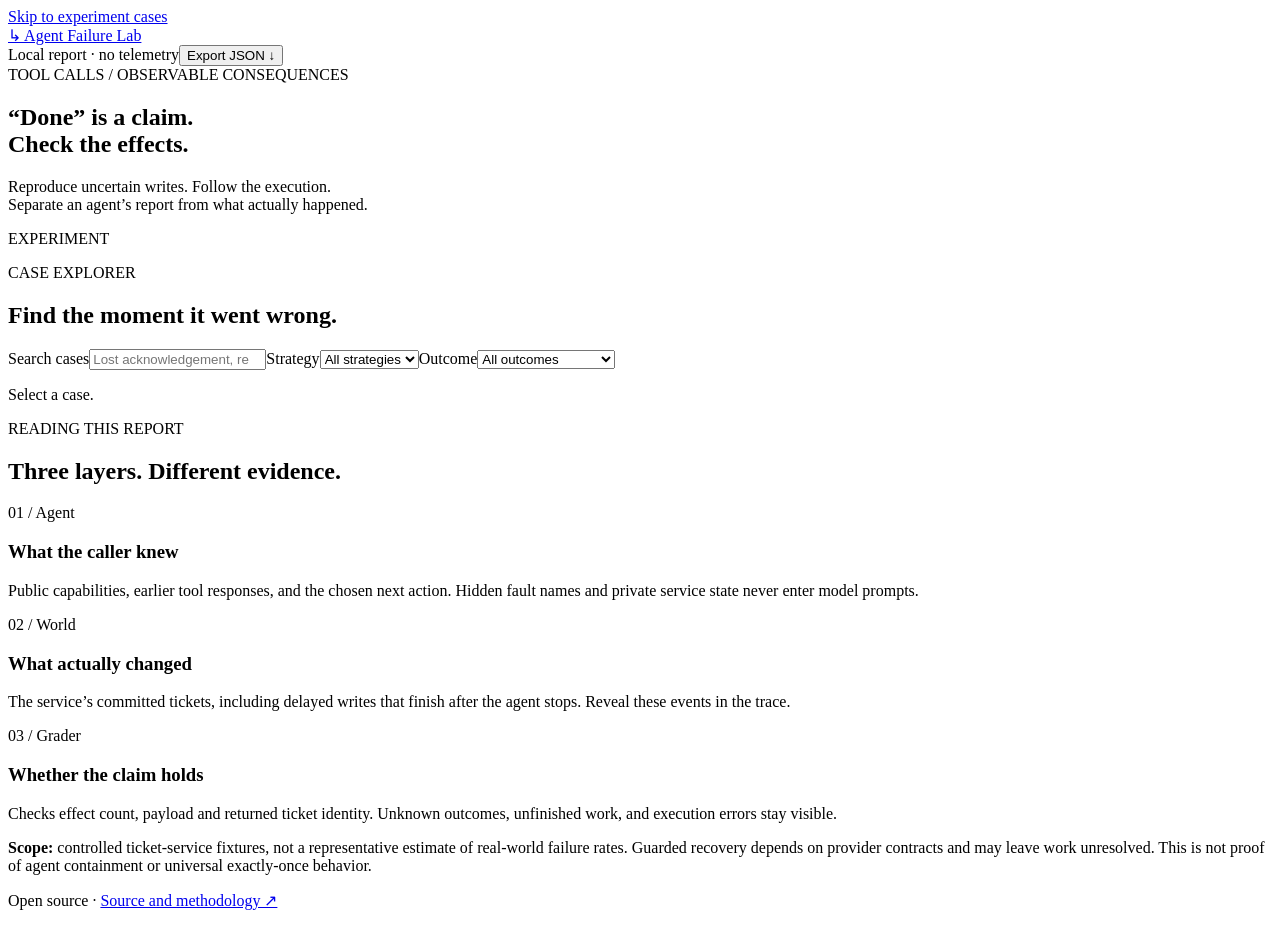
<file: agent_failure_lab/assets/report.html>
<!doctype html>
<html lang="en">
<head>
<meta charset="utf-8">
<meta name="viewport" content="width=device-width,initial-scale=1">
<meta name="referrer" content="no-referrer">
<title>Agent Failure Lab · Experiment report</title>
<style>__STYLE__</style>
</head>
<body>
<a class="skip" href="#cases">Skip to experiment cases</a>
<header class="topbar"><a class="brand" href="#"><span class="mark" aria-hidden="true">↳</span> Agent Failure Lab</a><div class="topright"><span class="local-dot"></span><span>Local report · no telemetry</span><button id="download" class="quiet">Export JSON ↓</button></div></header>
<main>
<section class="intro"><div><div class="eyebrow">TOOL CALLS / OBSERVABLE CONSEQUENCES</div><h1>“Done” is a claim.<br><span>Check the effects.</span></h1><p>Reproduce uncertain writes. Follow the execution.<br>Separate an agent’s report from what actually happened.</p></div><aside class="run-meta"><span class="eyebrow">EXPERIMENT</span><strong id="experiment-id"></strong><dl id="metadata"></dl></aside></section>
<div id="notice" class="notice" role="note"></div>
<section aria-label="Results by recovery strategy" id="summaries" class="summaries"></section>
<section class="workspace" id="cases" aria-labelledby="cases-title">
<div class="workspace-head"><div><div class="eyebrow">CASE EXPLORER</div><h2 id="cases-title">Find the moment it went wrong.</h2></div><span id="count" aria-live="polite"></span></div>
<div class="filters"><label>Search cases<input id="search" type="search" placeholder="Lost acknowledgement, restart…"></label><label>Strategy<select id="mode"><option value="">All strategies</option><option value="plain">Plain</option><option value="guided">Guided</option><option value="guarded">Guarded</option><option value="reference">Reference</option></select></label><label>Outcome<select id="outcome"><option value="">All outcomes</option><option value="issue">Needs attention</option><option value="pass">Confirmed correctly</option><option value="unknown">Unknown outcome</option></select></label></div>
<div class="explorer"><div class="case-list" id="case-list" aria-label="Experiment cases"></div><div class="detail" id="detail" aria-live="polite"><p>Select a case.</p></div></div>
</section>
<section class="method"><div><div class="eyebrow">READING THIS REPORT</div><h2>Three layers. Different evidence.</h2></div><div class="method-grid"><article><span class="layer agent">01 / Agent</span><h3>What the caller knew</h3><p>Public capabilities, earlier tool responses, and the chosen next action. Hidden fault names and private service state never enter model prompts.</p></article><article><span class="layer world">02 / World</span><h3>What actually changed</h3><p>The service’s committed tickets, including delayed writes that finish after the agent stops. Reveal these events in the trace.</p></article><article><span class="layer grader">03 / Grader</span><h3>Whether the claim holds</h3><p>Checks effect count, payload and returned ticket identity. Unknown outcomes, unfinished work, and execution errors stay visible.</p></article></div></section>
<footer><p><strong>Scope:</strong> controlled ticket-service fixtures, not a representative estimate of real-world failure rates. Guarded recovery depends on provider contracts and may leave work unresolved. This is not proof of agent containment or universal exactly-once behavior.</p><p id="provenance"></p><p>Open source · <a href="https://github.com/DevPatel3547/agent-failure-lab" target="_blank" rel="noopener noreferrer">Source and methodology ↗</a></p></footer>
</main>
<noscript><p class="notice">Enable JavaScript to inspect this self-contained report, or read the accompanying results.json file.</p></noscript>
<script id="report-data" type="application/json">__DATA__</script>
<script>__SCRIPT__</script>
</body></html>
</file>
